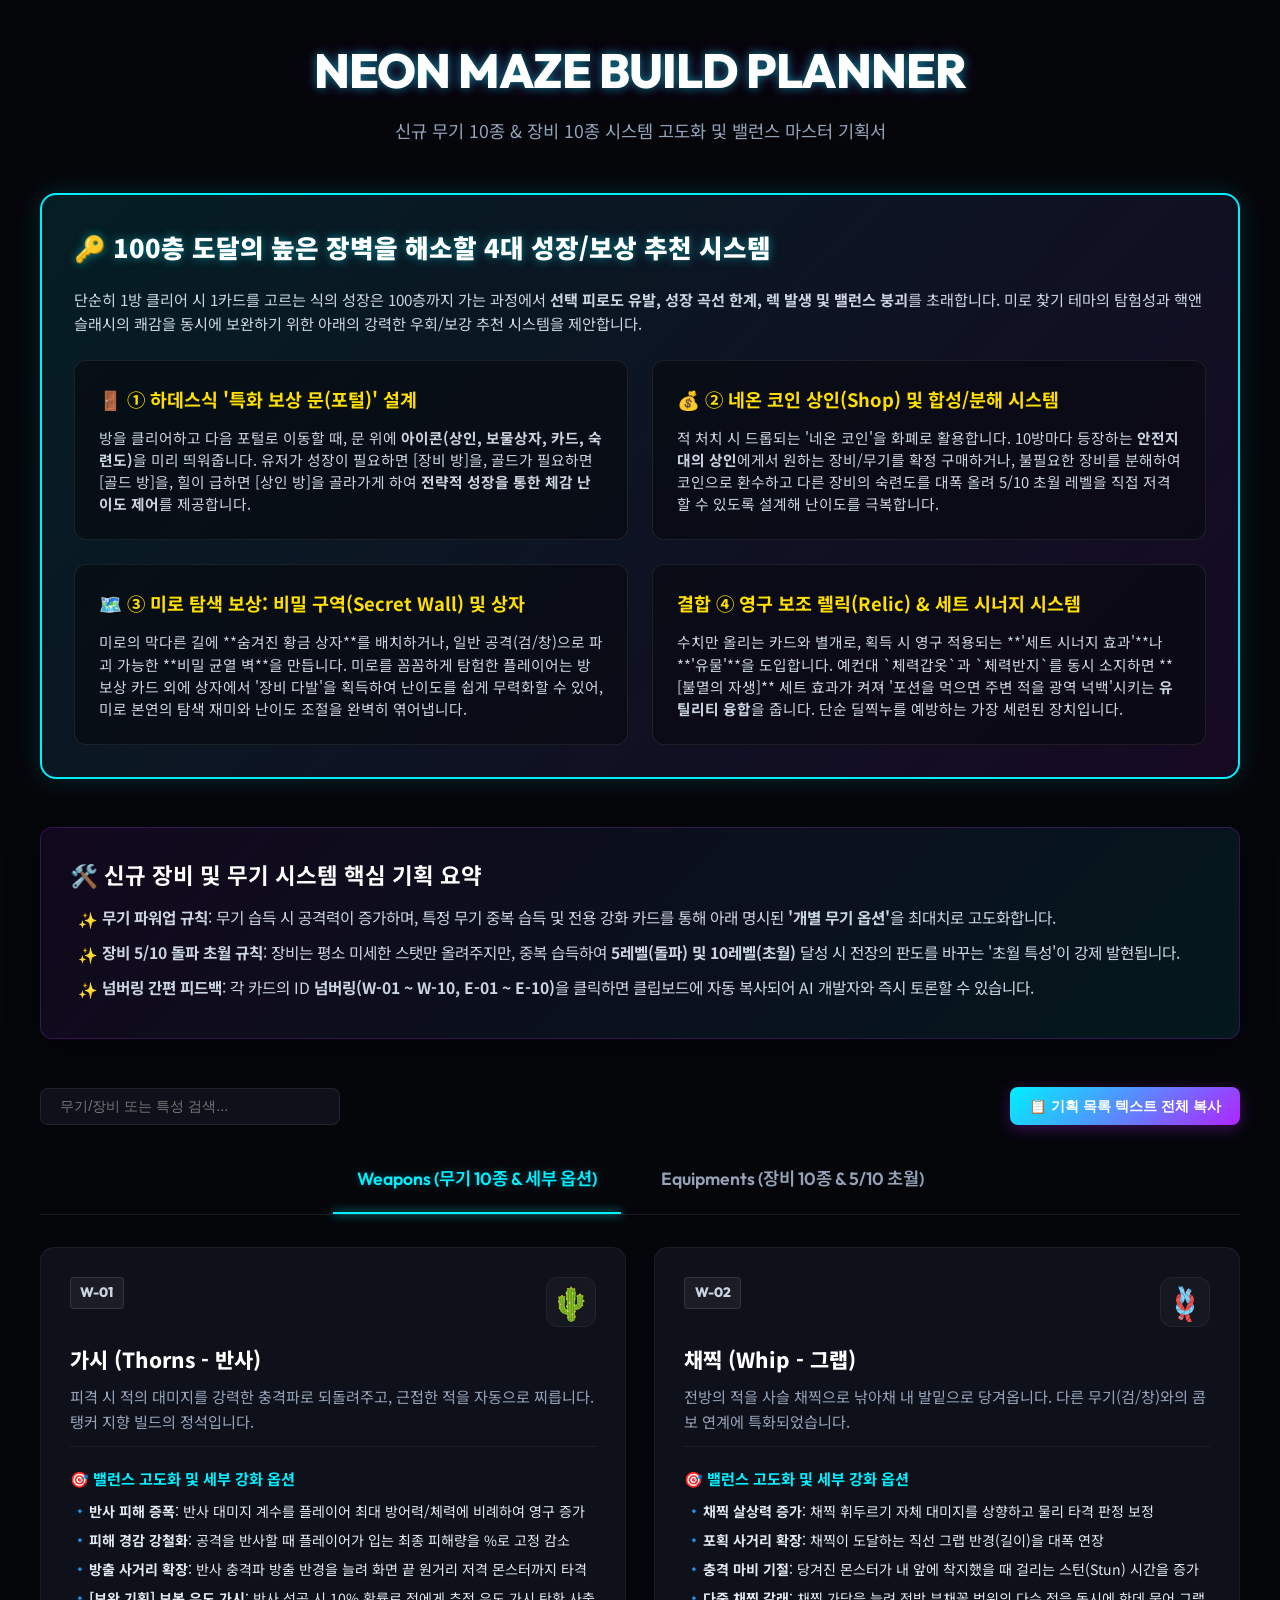
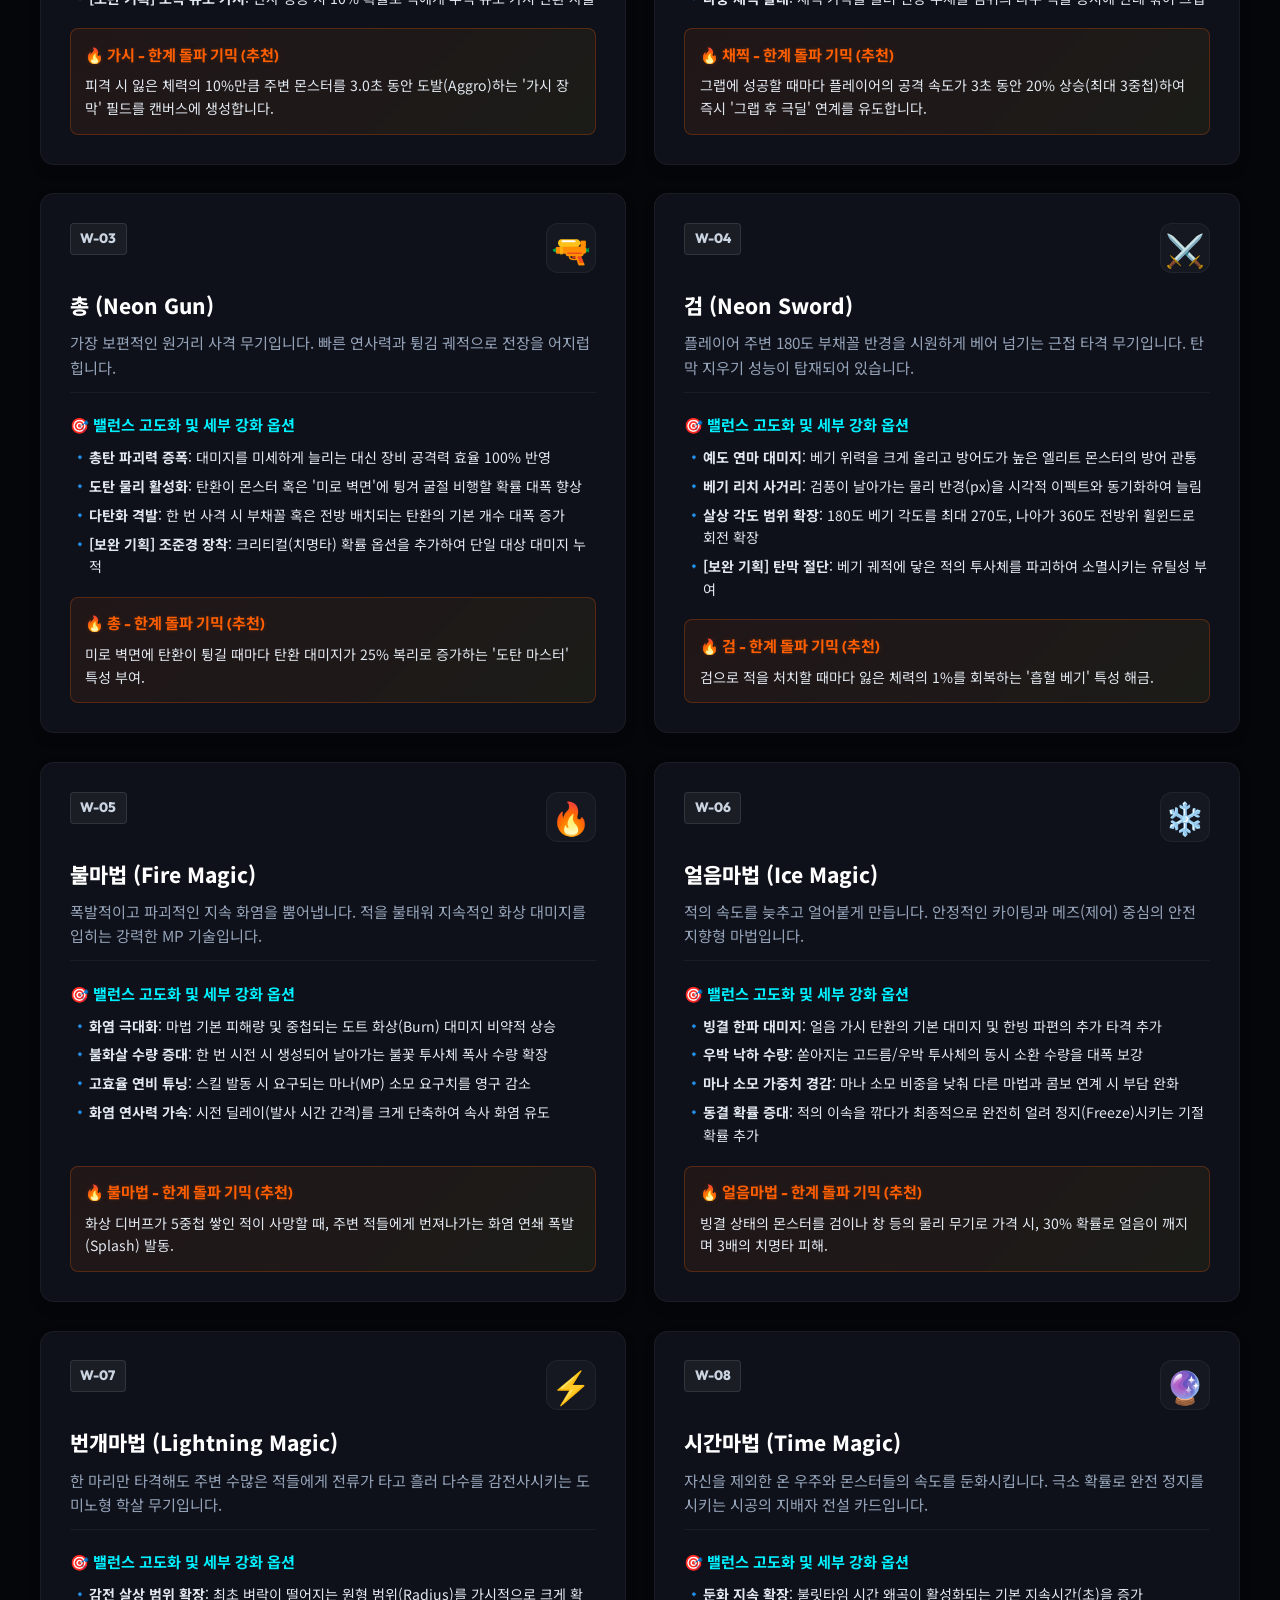
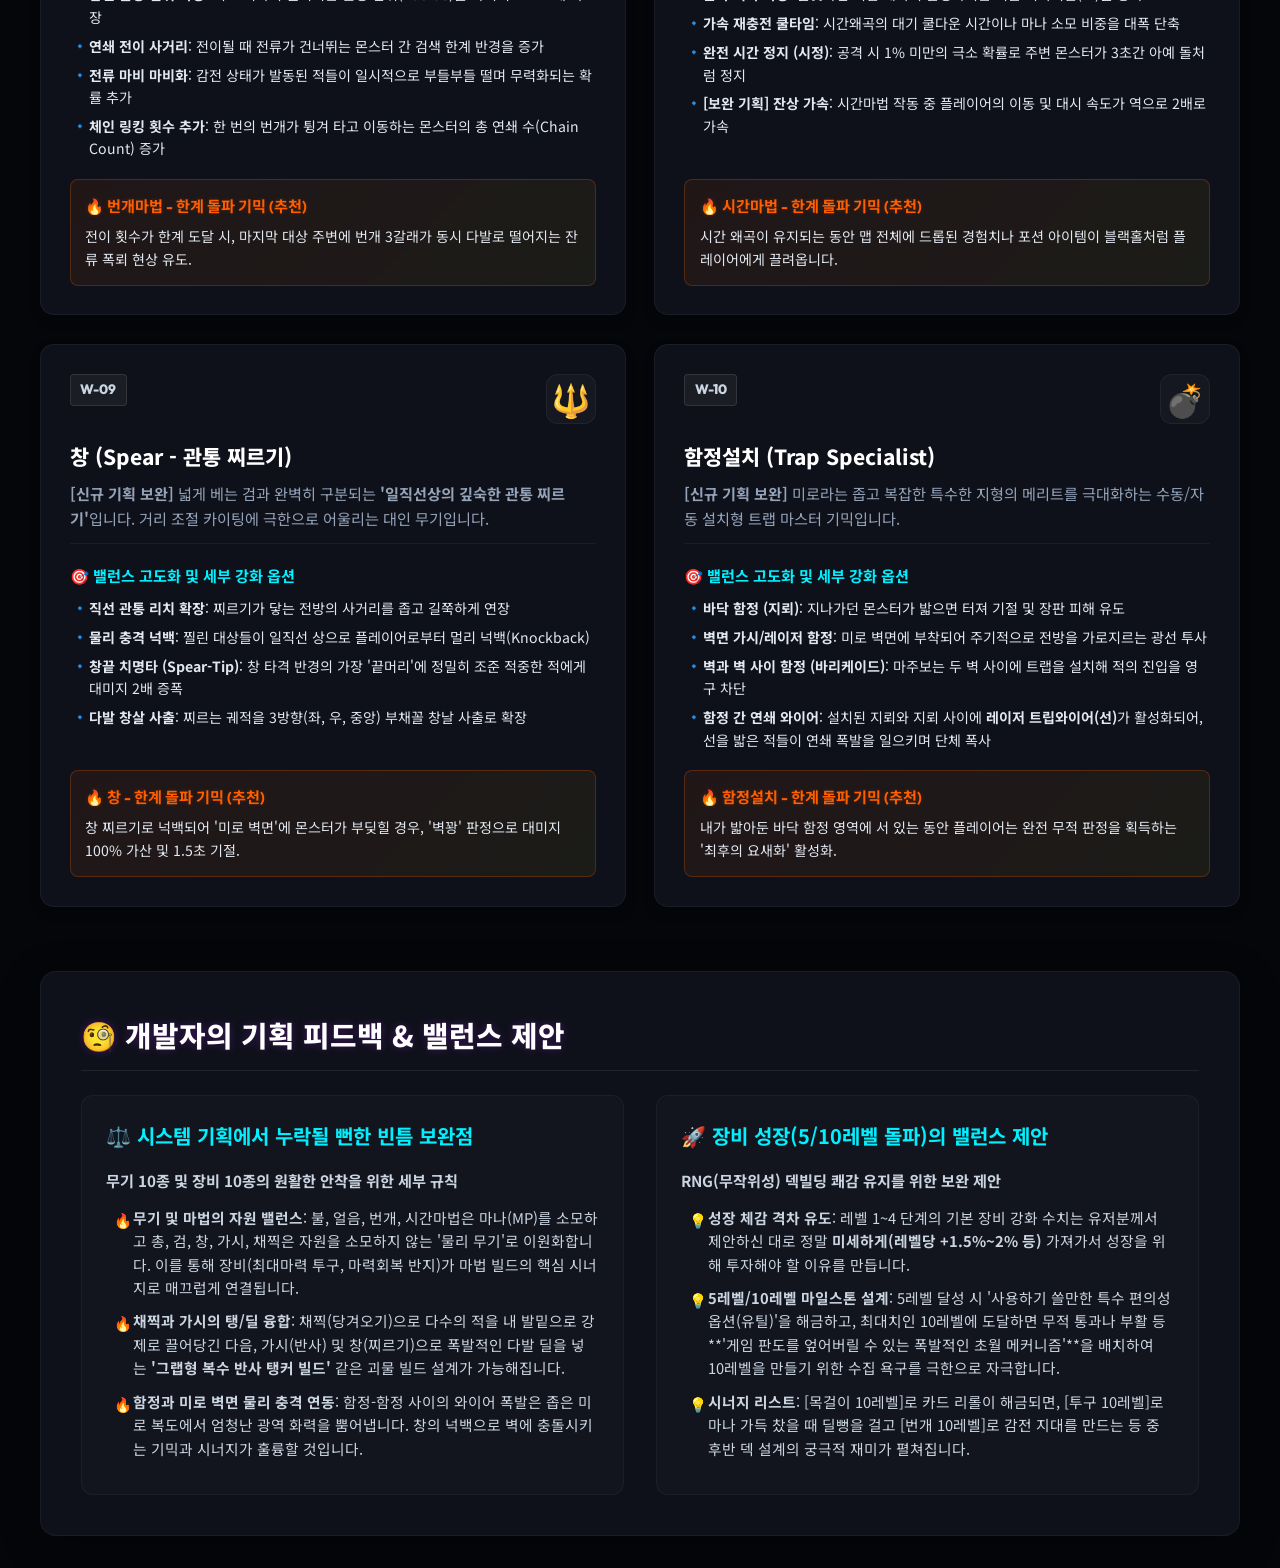
<file: cards_list.html>
<!DOCTYPE html>
<html lang="ko">
<head>
    <meta charset="UTF-8">
    <meta name="viewport" content="width=device-width, initial-scale=1.0">
    <title>네온 로그라이크 - 신규 무기/장비 기획 마스터 플래너</title>
    <!-- 구글 폰트 적용 (Outfit & Noto Sans KR) -->
    <link rel="preconnect" href="https://fonts.googleapis.com">
    <link rel="preconnect" href="https://fonts.gstatic.com" crossorigin>
    <link href="https://fonts.googleapis.com/css2?family=Noto+Sans+KR:wght@300;400;500;700;900&family=Outfit:wght@300;400;600;800&display=swap" rel="stylesheet">
    
    <style>
        :root {
            --bg-darker: #05060a;
            --bg-dark: #08090e;
            --bg-card: #0f111a;
            --border-neon: rgba(0, 240, 255, 0.15);
            --neon-blue: #00f0ff;
            --neon-purple: #b026ff;
            --neon-green: #39ff14;
            --neon-pink: #ff0055;
            --neon-yellow: #ffdf00;
            --neon-orange: #ff5e00;
            
            --rarity-common: #8e9297;
            --rarity-rare: #00f0ff;
            --rarity-epic: #b026ff;
            --rarity-legendary: #ffdf00;

            --font-main: 'Noto Sans KR', sans-serif;
            --font-title: 'Outfit', 'Noto Sans KR', sans-serif;
        }

        * {
            box-sizing: border-box;
            margin: 0;
            padding: 0;
        }

        body {
            background-color: var(--bg-darker);
            color: #e2e8f0;
            font-family: var(--font-main);
            line-height: 1.6;
            padding: 2rem 1rem;
            min-height: 100vh;
        }

        .container {
            max-width: 1200px;
            margin: 0 auto;
        }

        header {
            text-align: center;
            margin-bottom: 3rem;
            position: relative;
        }

        header h1 {
            font-family: var(--font-title);
            font-size: 3rem;
            font-weight: 800;
            letter-spacing: -1px;
            color: #fff;
            text-shadow: 0 0 10px rgba(0, 240, 255, 0.5), 0 0 20px rgba(176, 38, 255, 0.2);
            margin-bottom: 0.5rem;
        }

        header p {
            color: #94a3b8;
            font-size: 1.1rem;
        }

        /* 기획 길잡이 */
        .planning-intro {
            background: linear-gradient(135deg, rgba(176, 38, 255, 0.08) 0%, rgba(0, 240, 255, 0.08) 100%);
            border: 1px solid rgba(176, 38, 255, 0.25);
            border-radius: 12px;
            padding: 1.8rem;
            margin-bottom: 3rem;
            box-shadow: 0 8px 32px rgba(0, 0, 0, 0.4);
        }

        .planning-intro h2 {
            font-size: 1.4rem;
            color: #fff;
            margin-bottom: 0.8rem;
            display: flex;
            align-items: center;
            gap: 0.5rem;
        }

        .planning-intro ul {
            list-style: none;
            padding-left: 0.5rem;
        }

        .planning-intro li {
            margin-bottom: 0.6rem;
            position: relative;
            padding-left: 1.5rem;
            color: #cbd5e1;
            font-size: 0.98rem;
        }

        .planning-intro li::before {
            content: "✨";
            position: absolute;
            left: 0;
            top: 2px;
            color: var(--neon-blue);
        }

        /* 100층 난이도 완화 추천 기획 대시보드 */
        .level-100-solution {
            background: linear-gradient(135deg, rgba(0, 240, 255, 0.1) 0%, rgba(176, 38, 255, 0.1) 100%);
            border: 2px solid var(--neon-blue);
            border-radius: 16px;
            padding: 2rem;
            margin-bottom: 3rem;
            box-shadow: 0 0 25px rgba(0, 240, 255, 0.15);
        }

        .level-100-solution h2 {
            font-size: 1.6rem;
            font-weight: 900;
            color: #fff;
            margin-bottom: 1.2rem;
            display: flex;
            align-items: center;
            gap: 0.6rem;
            text-shadow: 0 0 10px rgba(0, 240, 255, 0.5);
        }

        .solution-grid {
            display: grid;
            grid-template-columns: 1fr;
            gap: 1.5rem;
            margin-top: 1.5rem;
        }

        @media (min-width: 768px) {
            .solution-grid {
                grid-template-columns: repeat(2, 1fr);
            }
        }

        .solution-card {
            background: rgba(8, 9, 14, 0.6);
            border: 1px solid rgba(255, 255, 255, 0.08);
            border-radius: 12px;
            padding: 1.5rem;
            transition: all 0.3s;
        }

        .solution-card:hover {
            border-color: var(--neon-purple);
            transform: translateY(-2px);
            box-shadow: 0 5px 15px rgba(176, 38, 255, 0.1);
        }

        .solution-card h3 {
            font-size: 1.15rem;
            color: var(--neon-yellow);
            margin-bottom: 0.8rem;
            display: flex;
            align-items: center;
            gap: 0.5rem;
        }

        .solution-card p {
            font-size: 0.92rem;
            color: #cbd5e1;
            line-height: 1.5;
        }

        /* 탭 내비게이션 */
        .tabs {
            display: flex;
            justify-content: center;
            gap: 1rem;
            margin-bottom: 2rem;
            border-bottom: 1px solid rgba(255, 255, 255, 0.08);
            padding-bottom: 1rem;
            flex-wrap: wrap;
        }

        .tab-btn {
            background: transparent;
            border: none;
            color: #94a3b8;
            font-family: var(--font-title);
            font-size: 1.1rem;
            font-weight: 600;
            padding: 0.5rem 1.5rem;
            cursor: pointer;
            transition: all 0.3s ease;
            position: relative;
            outline: none;
        }

        .tab-btn:hover {
            color: #fff;
        }

        .tab-btn.active {
            color: var(--neon-blue);
            text-shadow: 0 0 8px rgba(0, 240, 255, 0.3);
        }

        .tab-btn.active::after {
            content: "";
            position: absolute;
            bottom: -1rem;
            left: 0;
            width: 100%;
            height: 2px;
            background-color: var(--neon-blue);
            box-shadow: 0 0 10px var(--neon-blue);
        }

        /* 카드 그리드 */
        .card-grid {
            display: grid;
            grid-template-columns: 1fr;
            gap: 1.8rem;
        }

        @media (min-width: 768px) {
            .card-grid {
                grid-template-columns: repeat(2, 1fr);
            }
        }

        .tab-content {
            display: none;
        }

        .tab-content.active {
            display: block;
            animation: fadeIn 0.4s ease-in-out;
        }

        @keyframes fadeIn {
            from { opacity: 0; transform: translateY(10px); }
            to { opacity: 1; transform: translateY(0); }
        }

        /* 개별 카드 디자인 */
        .card-item {
            background-color: var(--bg-card);
            border: 1px solid rgba(255, 255, 255, 0.05);
            border-radius: 14px;
            padding: 1.8rem;
            position: relative;
            overflow: hidden;
            display: flex;
            flex-direction: column;
            justify-content: space-between;
            transition: all 0.3s cubic-bezier(0.25, 0.8, 0.25, 1);
            box-shadow: 0 6px 12px rgba(0, 0, 0, 0.2);
        }

        .card-item:hover {
            transform: translateY(-4px);
            border-color: var(--border-neon);
            box-shadow: 0 12px 24px rgba(0, 0, 0, 0.35), 0 0 20px rgba(0, 240, 255, 0.08);
        }

        .card-header {
            display: flex;
            justify-content: space-between;
            align-items: flex-start;
            margin-bottom: 1rem;
        }

        .card-id {
            font-family: var(--font-title);
            font-size: 0.85rem;
            font-weight: 800;
            background: rgba(255, 255, 255, 0.05);
            border: 1px solid rgba(255, 255, 255, 0.1);
            padding: 0.25rem 0.6rem;
            border-radius: 4px;
            color: #cbd5e1;
            cursor: pointer;
            transition: all 0.2s;
        }

        .card-id:hover {
            background: var(--neon-blue);
            color: var(--bg-darker);
            border-color: var(--neon-blue);
            box-shadow: 0 0 8px var(--neon-blue);
        }

        .card-icon-wrap {
            font-size: 2rem;
            background: rgba(255, 255, 255, 0.03);
            width: 50px;
            height: 50px;
            display: flex;
            align-items: center;
            justify-content: center;
            border-radius: 12px;
            border: 1px solid rgba(255, 255, 255, 0.05);
        }

        .card-title {
            font-size: 1.3rem;
            font-weight: 800;
            color: #fff;
            margin-bottom: 0.5rem;
            display: flex;
            align-items: center;
            gap: 0.5rem;
        }

        .card-description {
            font-size: 0.95rem;
            color: #94a3b8;
            margin-bottom: 1.2rem;
            border-bottom: 1px solid rgba(255, 255, 255, 0.05);
            padding-bottom: 0.8rem;
        }

        /* 세부 옵션 & 밸런스 튜닝 박스 */
        .option-section {
            margin-bottom: 1.2rem;
        }

        .option-section h4 {
            font-size: 0.95rem;
            color: var(--neon-blue);
            margin-bottom: 0.6rem;
            display: flex;
            align-items: center;
            gap: 0.4rem;
        }

        .option-list {
            list-style: none;
            padding-left: 0.2rem;
        }

        .option-list li {
            font-size: 0.88rem;
            color: #e2e8f0;
            margin-bottom: 0.4rem;
            padding-left: 1rem;
            position: relative;
        }

        .option-list li::before {
            content: "🔹";
            position: absolute;
            left: 0;
            font-size: 0.7rem;
            top: 2px;
        }

        /* 5레벨/10레벨 돌파 효과 박스 */
        .overload-box {
            background: linear-gradient(135deg, rgba(255, 94, 0, 0.08) 0%, rgba(255, 223, 0, 0.05) 100%);
            border: 1px solid rgba(255, 94, 0, 0.25);
            border-radius: 8px;
            padding: 0.9rem;
            font-size: 0.88rem;
            margin-top: auto;
        }

        .overload-box strong {
            color: var(--neon-orange);
            display: block;
            margin-bottom: 0.4rem;
            font-family: var(--font-title);
            font-size: 0.95rem;
            text-shadow: 0 0 5px rgba(255, 94, 0, 0.2);
        }

        .overload-box p {
            margin-bottom: 0.3rem;
            padding-left: 0.8rem;
            position: relative;
            color: #cbd5e1;
        }

        .overload-box p::before {
            content: "•";
            position: absolute;
            left: 0;
            color: var(--neon-yellow);
            font-weight: bold;
        }

        /* 알림 메시지 */
        .toast {
            position: fixed;
            bottom: 20px;
            right: 20px;
            background: var(--bg-card);
            border: 1px solid var(--neon-blue);
            color: #fff;
            padding: 0.8rem 1.5rem;
            border-radius: 8px;
            font-weight: 600;
            box-shadow: 0 10px 30px rgba(0, 0, 0, 0.5), 0 0 15px rgba(0, 240, 255, 0.2);
            z-index: 1000;
            opacity: 0;
            transform: translateY(20px);
            transition: all 0.3s ease;
            pointer-events: none;
        }

        .toast.show {
            opacity: 1;
            transform: translateY(0);
        }

        /* 퀵 서치 및 필터 */
        .search-container {
            display: flex;
            justify-content: space-between;
            align-items: center;
            margin-bottom: 2rem;
            gap: 1rem;
            flex-wrap: wrap;
        }

        .search-input {
            background: var(--bg-card);
            border: 1px solid rgba(255, 255, 255, 0.08);
            color: #fff;
            padding: 0.6rem 1.2rem;
            border-radius: 8px;
            width: 100%;
            max-width: 300px;
            font-size: 0.9rem;
            outline: none;
            transition: all 0.3s;
        }

        .search-input:focus {
            border-color: var(--neon-blue);
            box-shadow: 0 0 10px rgba(0, 240, 255, 0.2);
        }

        .copy-list-btn {
            background: linear-gradient(135deg, var(--neon-blue), var(--neon-purple));
            border: none;
            color: #fff;
            padding: 0.6rem 1.2rem;
            border-radius: 8px;
            font-weight: 700;
            font-size: 0.9rem;
            cursor: pointer;
            transition: all 0.3s;
            box-shadow: 0 4px 15px rgba(176, 38, 255, 0.3);
        }

        .copy-list-btn:hover {
            transform: translateY(-2px);
            box-shadow: 0 6px 20px rgba(176, 38, 255, 0.5), 0 0 10px rgba(0, 240, 255, 0.3);
        }

        /* 기획 종합 토론 및 밸런스 제안 */
        .summary-discussion {
            margin-top: 4rem;
            background: var(--bg-card);
            border: 1px solid rgba(255, 255, 255, 0.05);
            border-radius: 16px;
            padding: 2.5rem;
            box-shadow: 0 10px 40px rgba(0, 0, 0, 0.3);
        }

        .summary-discussion h2 {
            font-size: 1.8rem;
            font-weight: 800;
            color: #fff;
            margin-bottom: 1.5rem;
            text-shadow: 0 0 8px rgba(176, 38, 255, 0.3);
            border-bottom: 1px solid rgba(255, 255, 255, 0.08);
            padding-bottom: 0.8rem;
        }

        .discussion-grid {
            display: grid;
            grid-template-columns: 1fr;
            gap: 2rem;
        }

        @media (min-width: 768px) {
            .discussion-grid {
                grid-template-columns: repeat(2, 1fr);
            }
        }

        .disc-card {
            background: rgba(255, 255, 255, 0.02);
            border: 1px solid rgba(255, 255, 255, 0.04);
            border-radius: 12px;
            padding: 1.5rem;
        }

        .disc-card h3 {
            font-size: 1.25rem;
            color: var(--neon-blue);
            margin-bottom: 1rem;
            display: flex;
            align-items: center;
            gap: 0.5rem;
        }

        .disc-card p {
            font-size: 0.95rem;
            color: #cbd5e1;
            margin-bottom: 0.8rem;
        }

        .disc-card ul {
            list-style: none;
            padding-left: 0.5rem;
        }

        .disc-card li {
            margin-bottom: 0.6rem;
            position: relative;
            padding-left: 1.2rem;
            font-size: 0.92rem;
            color: #cbd5e1;
        }

        .disc-card li::before {
            content: "🔥";
            position: absolute;
            left: 0;
            font-size: 0.9rem;
            top: 2px;
        }

        .disc-card.light li::before {
            content: "💡";
        }
    </style>
</head>
<body>

<div class="container">
    <header>
        <h1>NEON MAZE BUILD PLANNER</h1>
        <p>신규 무기 10종 & 장비 10종 시스템 고도화 및 밸런스 마스터 기획서</p>
    </header>

    <!-- 100층 도달을 위한 난이도 보정 대안 제안서 -->
    <div class="level-100-solution">
        <h2>🔑 100층 도달의 높은 장벽을 해소할 4대 성장/보상 추천 시스템</h2>
        <p style="color: #cbd5e1; font-size: 0.95rem; margin-bottom: 1.5rem;">
            단순히 1방 클리어 시 1카드를 고르는 식의 성장은 100층까지 가는 과정에서 <strong>선택 피로도 유발, 성장 곡선 한계, 렉 발생 및 밸런스 붕괴</strong>를 초래합니다. 
            미로 찾기 테마의 탐험성과 핵앤슬래시의 쾌감을 동시에 보완하기 위한 아래의 강력한 우회/보강 추천 시스템을 제안합니다.
        </p>
        
        <div class="solution-grid">
            <!-- 1. 특화 문/방 시스템 -->
            <div class="solution-card">
                <h3>🚪 ① 하데스식 '특화 보상 문(포털)' 설계</h3>
                <p>
                    방을 클리어하고 다음 포털로 이동할 때, 문 위에 <strong>아이콘(상인, 보물상자, 카드, 숙련도)</strong>을 미리 띄워줍니다. 
                    유저가 성장이 필요하면 [장비 방]을, 골드가 필요하면 [골드 방]을, 힐이 급하면 [상인 방]을 골라가게 하여 <strong>전략적 성장을 통한 체감 난이도 제어</strong>를 제공합니다.
                </p>
            </div>

            <!-- 2. 상인 및 골드 시스템 -->
            <div class="solution-card">
                <h3>💰 ② 네온 코인 상인(Shop) 및 합성/분해 시스템</h3>
                <p>
                    적 처치 시 드롭되는 '네온 코인'을 화폐로 활용합니다. 
                    10방마다 등장하는 <strong>안전지대의 상인</strong>에게서 원하는 장비/무기를 확정 구매하거나, 불필요한 장비를 분해하여 코인으로 환수하고 다른 장비의 숙련도를 대폭 올려 5/10 초월 레벨을 직접 저격할 수 있도록 설계해 난이도를 극복합니다.
                </p>
            </div>

            <!-- 3. 미로의 탐험 요소 (비밀 방) -->
            <div class="solution-card">
                <h3>🗺️ ③ 미로 탐색 보상: 비밀 구역(Secret Wall) 및 상자</h3>
                <p>
                    미로의 막다른 길에 **숨겨진 황금 상자**를 배치하거나, 일반 공격(검/창)으로 파괴 가능한 **비밀 균열 벽**을 만듭니다. 
                    미로를 꼼꼼하게 탐험한 플레이어는 방 보상 카드 외에 상자에서 '장비 다발'을 획득하여 난이도를 쉽게 무력화할 수 있어, 미로 본연의 탐색 재미와 난이도 조절을 완벽히 엮어냅니다.
                </p>
            </div>

            <!-- 4. 영구 렐릭 및 세트 시너지 -->
            <div class="solution-card">
                <h3>결합 ④ 영구 보조 렐릭(Relic) & 세트 시너지 시스템</h3>
                <p>
                    수치만 올리는 카드와 별개로, 획득 시 영구 적용되는 **'세트 시너지 효과'**나 **'유물'**을 도입합니다. 
                    예컨대 `체력갑옷`과 `체력반지`를 동시 소지하면 **[불멸의 자생]** 세트 효과가 켜져 '포션을 먹으면 주변 적을 광역 넉백'시키는 <strong>유틸리티 융합</strong>을 줍니다. 단순 딜찍누를 예방하는 가장 세련된 장치입니다.
                </p>
            </div>
        </div>
    </div>

    <!-- 기획 길잡이 -->
    <div class="planning-intro">
        <h2>🛠️ 신규 장비 및 무기 시스템 핵심 기획 요약</h2>
        <ul>
            <li><strong>무기 파워업 규칙</strong>: 무기 습득 시 공격력이 증가하며, 특정 무기 중복 습득 및 전용 강화 카드를 통해 아래 명시된 <strong>'개별 무기 옵션'</strong>을 최대치로 고도화합니다.</li>
            <li><strong>장비 5/10 돌파 초월 규칙</strong>: 장비는 평소 미세한 스탯만 올려주지만, 중복 습득하여 <strong>5레벨(돌파) 및 10레벨(초월)</strong> 달성 시 전장의 판도를 바꾸는 '초월 특성'이 강제 발현됩니다.</li>
            <li><strong>넘버링 간편 피드백</strong>: 각 카드의 ID <strong>넘버링(W-01 ~ W-10, E-01 ~ E-10)</strong>을 클릭하면 클립보드에 자동 복사되어 AI 개발자와 즉시 토론할 수 있습니다.</li>
        </ul>
    </div>

    <!-- 필터 및 검색 바 -->
    <div class="search-container">
        <input type="text" class="search-input" id="searchInput" placeholder="무기/장비 또는 특성 검색..." onkeyup="filterCards()">
        <button class="copy-list-btn" onclick="copyPlannerText()">📋 기획 목록 텍스트 전체 복사</button>
    </div>

    <!-- 탭 내비게이션 -->
    <div class="tabs">
        <button class="tab-btn active" onclick="switchTab(event, 'tab-weapons')">Weapons (무기 10종 & 세부 옵션)</button>
        <button class="tab-btn" onclick="switchTab(event, 'tab-equipments')">Equipments (장비 10종 & 5/10 초월)</button>
    </div>

    <!-- 1. 무기 10종 탭 -->
    <div id="tab-weapons" class="tab-content active">
        <div class="card-grid" id="weaponsGrid">
            
            <!-- W-01: 가시 (반사데미지) -->
            <div class="card-item" data-title="가시 반사데미지" data-desc="반사 데미지 증가, 데미지 감소, 반사거리 증가">
                <div>
                    <div class="card-header">
                        <span class="card-id" onclick="copyId('W-01')" title="클릭하여 복사">W-01</span>
                        <div class="card-icon-wrap" style="color: var(--neon-pink);">🌵</div>
                    </div>
                    <div class="card-title">가시 (Thorns - 반사)</div>
                    <div class="card-description">피격 시 적의 대미지를 강력한 충격파로 되돌려주고, 근접한 적을 자동으로 찌릅니다. 탱커 지향 빌드의 정석입니다.</div>
                    
                    <div class="option-section">
                        <h4>🎯 밸런스 고도화 및 세부 강화 옵션</h4>
                        <ul class="option-list">
                            <li><strong>반사 피해 증폭</strong>: 반사 대미지 계수를 플레이어 최대 방어력/체력에 비례하여 영구 증가</li>
                            <li><strong>피해 경감 강철화</strong>: 공격을 반사할 때 플레이어가 입는 최종 피해량을 %로 고정 감소</li>
                            <li><strong>방출 사거리 확장</strong>: 반사 충격파 방출 반경을 늘려 화면 끝 원거리 저격 몬스터까지 타격</li>
                            <li><strong>[보완 기획] 보복 유도 가시</strong>: 반사 성공 시 10% 확률로 적에게 추적 유도 가시 탄환 사출</li>
                        </ul>
                    </div>
                </div>
                <div class="overload-box">
                    <strong>🔥 가시 - 한계 돌파 기믹 (추천)</strong>
                    피격 시 잃은 체력의 10%만큼 주변 몬스터를 3.0초 동안 도발(Aggro)하는 '가시 장막' 필드를 캔버스에 생성합니다.
                </div>
            </div>

            <!-- W-02: 채찍 (당겨오기) -->
            <div class="card-item" data-title="채찍 당겨오기" data-desc="채찍 데미지 증가, 당겨오는 거리, 적 스턴 시간, 채찍 숫자">
                <div>
                    <div class="card-header">
                        <span class="card-id" onclick="copyId('W-02')" title="클릭하여 복사">W-02</span>
                        <div class="card-icon-wrap" style="color: var(--neon-green);">🪢</div>
                    </div>
                    <div class="card-title">채찍 (Whip - 그랩)</div>
                    <div class="card-description">전방의 적을 사슬 채찍으로 낚아채 내 발밑으로 당겨옵니다. 다른 무기(검/창)와의 콤보 연계에 특화되었습니다.</div>
                    
                    <div class="option-section">
                        <h4>🎯 밸런스 고도화 및 세부 강화 옵션</h4>
                        <ul class="option-list">
                            <li><strong>채찍 살상력 증가</strong>: 채찍 휘두르기 자체 대미지를 상향하고 물리 타격 판정 보정</li>
                            <li><strong>포획 사거리 확장</strong>: 채찍이 도달하는 직선 그랩 반경(길이)을 대폭 연장</li>
                            <li><strong>충격 마비 기절</strong>: 당겨진 몬스터가 내 앞에 착지했을 때 걸리는 스턴(Stun) 시간을 증가</li>
                            <li><strong>다중 채찍 갈래</strong>: 채찍 가닥을 늘려 전방 부채꼴 범위의 다수 적을 동시에 한데 묶어 그랩</li>
                        </ul>
                    </div>
                </div>
                <div class="overload-box">
                    <strong>🔥 채찍 - 한계 돌파 기믹 (추천)</strong>
                    그랩에 성공할 때마다 플레이어의 공격 속도가 3초 동안 20% 상승(최대 3중첩)하여 즉시 '그랩 후 극딜' 연계를 유도합니다.
                </div>
            </div>

            <!-- W-03: 총 -->
            <div class="card-item" data-title="총" data-desc="데미지 증가, 팅기는 확율, 탄환의 갯수">
                <div>
                    <div class="card-header">
                        <span class="card-id" onclick="copyId('W-03')" title="클릭하여 복사">W-03</span>
                        <div class="card-icon-wrap" style="color: var(--neon-blue);">🔫</div>
                    </div>
                    <div class="card-title">총 (Neon Gun)</div>
                    <div class="card-description">가장 보편적인 원거리 사격 무기입니다. 빠른 연사력과 튕김 궤적으로 전장을 어지럽힙니다.</div>
                    
                    <div class="option-section">
                        <h4>🎯 밸런스 고도화 및 세부 강화 옵션</h4>
                        <ul class="option-list">
                            <li><strong>총탄 파괴력 증폭</strong>: 대미지를 미세하게 늘리는 대신 장비 공격력 효율 100% 반영</li>
                            <li><strong>도탄 물리 활성화</strong>: 탄환이 몬스터 혹은 '미로 벽면'에 튕겨 굴절 비행할 확률 대폭 향상</li>
                            <li><strong>다탄화 격발</strong>: 한 번 사격 시 부채꼴 혹은 전방 배치되는 탄환의 기본 개수 대폭 증가</li>
                            <li><strong>[보완 기획] 조준경 장착</strong>: 크리티컬(치명타) 확률 옵션을 추가하여 단일 대상 대미지 누적</li>
                        </ul>
                    </div>
                </div>
                <div class="overload-box">
                    <strong>🔥 총 - 한계 돌파 기믹 (추천)</strong>
                    미로 벽면에 탄환이 튕길 때마다 탄환 대미지가 25% 복리로 증가하는 '도탄 마스터' 특성 부여.
                </div>
            </div>

            <!-- W-04: 검 -->
            <div class="card-item" data-title="검" data-desc="검 데미지 증가, 검 사정거리, 검 범위">
                <div>
                    <div class="card-header">
                        <span class="card-id" onclick="copyId('W-04')" title="클릭하여 복사">W-04</span>
                        <div class="card-icon-wrap" style="color: var(--neon-purple);">⚔️</div>
                    </div>
                    <div class="card-title">검 (Neon Sword)</div>
                    <div class="card-description">플레이어 주변 180도 부채꼴 반경을 시원하게 베어 넘기는 근접 타격 무기입니다. 탄막 지우기 성능이 탑재되어 있습니다.</div>
                    
                    <div class="option-section">
                        <h4>🎯 밸런스 고도화 및 세부 강화 옵션</h4>
                        <ul class="option-list">
                            <li><strong>예도 연마 대미지</strong>: 베기 위력을 크게 올리고 방어도가 높은 엘리트 몬스터의 방어 관통</li>
                            <li><strong>베기 리치 사거리</strong>: 검풍이 날아가는 물리 반경(px)을 시각적 이펙트와 동기화하여 늘림</li>
                            <li><strong>살상 각도 범위 확장</strong>: 180도 베기 각도를 최대 270도, 나아가 360도 전방위 휠윈드로 회전 확장</li>
                            <li><strong>[보완 기획] 탄막 절단</strong>: 베기 궤적에 닿은 적의 투사체를 파괴하여 소멸시키는 유틸성 부여</li>
                        </ul>
                    </div>
                </div>
                <div class="overload-box">
                    <strong>🔥 검 - 한계 돌파 기믹 (추천)</strong>
                    검으로 적을 처치할 때마다 잃은 체력의 1%를 회복하는 '흡혈 베기' 특성 해금.
                </div>
            </div>

            <!-- W-05: 불마법 -->
            <div class="card-item" data-title="불마법" data-desc="마법 데미지, 수량증가, 소모 마나량 감소, 발사시간 감소, 불타는 확율">
                <div>
                    <div class="card-header">
                        <span class="card-id" onclick="copyId('W-05')" title="클릭하여 복사">W-05</span>
                        <div class="card-icon-wrap" style="color: var(--neon-orange);">🔥</div>
                    </div>
                    <div class="card-title">불마법 (Fire Magic)</div>
                    <div class="card-description">폭발적이고 파괴적인 지속 화염을 뿜어냅니다. 적을 불태워 지속적인 화상 대미지를 입히는 강력한 MP 기술입니다.</div>
                    
                    <div class="option-section">
                        <h4>🎯 밸런스 고도화 및 세부 강화 옵션</h4>
                        <ul class="option-list">
                            <li><strong>화염 극대화</strong>: 마법 기본 피해량 및 중첩되는 도트 화상(Burn) 대미지 비약적 상승</li>
                            <li><strong>불화살 수량 증대</strong>: 한 번 시전 시 생성되어 날아가는 불꽃 투사체 폭사 수량 확장</li>
                            <li><strong>고효율 연비 튜닝</strong>: 스킬 발동 시 요구되는 마나(MP) 소모 요구치를 영구 감소</li>
                            <li><strong>화염 연사력 가속</strong>: 시전 딜레이(발사 시간 간격)를 크게 단축하여 속사 화염 유도</li>
                        </ul>
                    </div>
                </div>
                <div class="overload-box">
                    <strong>🔥 불마법 - 한계 돌파 기믹 (추천)</strong>
                    화상 디버프가 5중첩 쌓인 적이 사망할 때, 주변 적들에게 번져나가는 화염 연쇄 폭발(Splash) 발동.
                </div>
            </div>

            <!-- W-06: 얼음마법 -->
            <div class="card-item" data-title="얼음마법" data-desc="마법 데미지, 수량증가, 소모 마나량 감소, 발사시간 감소, 얼어버리는 확율">
                <div>
                    <div class="card-header">
                        <span class="card-id" onclick="copyId('W-06')" title="클릭하여 복사">W-06</span>
                        <div class="card-icon-wrap" style="color: var(--neon-blue);">❄️</div>
                    </div>
                    <div class="card-title">얼음마법 (Ice Magic)</div>
                    <div class="card-description">적의 속도를 늦추고 얼어붙게 만듭니다. 안정적인 카이팅과 메즈(제어) 중심의 안전 지향형 마법입니다.</div>
                    
                    <div class="option-section">
                        <h4>🎯 밸런스 고도화 및 세부 강화 옵션</h4>
                        <ul class="option-list">
                            <li><strong>빙결 한파 대미지</strong>: 얼음 가시 탄환의 기본 대미지 및 한빙 파편의 추가 타격 추가</li>
                            <li><strong>우박 낙하 수량</strong>: 쏟아지는 고드름/우박 투사체의 동시 소환 수량을 대폭 보강</li>
                            <li><strong>마나 소모 가중치 경감</strong>: 마나 소모 비중을 낮춰 다른 마법과 콤보 연계 시 부담 완화</li>
                            <li><strong>동결 확률 증대</strong>: 적의 이속을 깎다가 최종적으로 완전히 얼려 정지(Freeze)시키는 기절 확률 추가</li>
                        </ul>
                    </div>
                </div>
                <div class="overload-box">
                    <strong>🔥 얼음마법 - 한계 돌파 기믹 (추천)</strong>
                    빙결 상태의 몬스터를 검이나 창 등의 물리 무기로 가격 시, 30% 확률로 얼음이 깨지며 3배의 치명타 피해.
                </div>
            </div>

            <!-- W-07: 번개마법 -->
            <div class="card-item" data-title="번개마법" data-desc="감전 범위, 번개 전이 범위, 마비 확율, 전이 횟수">
                <div>
                    <div class="card-header">
                        <span class="card-id" onclick="copyId('W-07')" title="클릭하여 복사">W-07</span>
                        <div class="card-icon-wrap" style="color: var(--neon-yellow);">⚡</div>
                    </div>
                    <div class="card-title">번개마법 (Lightning Magic)</div>
                    <div class="card-description">한 마리만 타격해도 주변 수많은 적들에게 전류가 타고 흘러 다수를 감전사시키는 도미노형 학살 무기입니다.</div>
                    
                    <div class="option-section">
                        <h4>🎯 밸런스 고도화 및 세부 강화 옵션</h4>
                        <ul class="option-list">
                            <li><strong>감전 살상 범위 확장</strong>: 최초 벼락이 떨어지는 원형 범위(Radius)를 가시적으로 크게 확장</li>
                            <li><strong>연쇄 전이 사거리</strong>: 전이될 때 전류가 건너뛰는 몬스터 간 검색 한계 반경을 증가</li>
                            <li><strong>전류 마비 마비화</strong>: 감전 상태가 발동된 적들이 일시적으로 부들부들 떨며 무력화되는 확률 추가</li>
                            <li><strong>체인 링킹 횟수 추가</strong>: 한 번의 번개가 튕겨 타고 이동하는 몬스터의 총 연쇄 수(Chain Count) 증가</li>
                        </ul>
                    </div>
                </div>
                <div class="overload-box">
                    <strong>🔥 번개마법 - 한계 돌파 기믹 (추천)</strong>
                    전이 횟수가 한계 도달 시, 마지막 대상 주변에 번개 3갈래가 동시 다발로 떨어지는 잔류 폭뢰 현상 유도.
                </div>
            </div>

            <!-- W-08: 시간마법 -->
            <div class="card-item" data-title="시간마법" data-desc="느려지는 시간, 쿨타임 감소, 완전히 시간 멈출 확율">
                <div>
                    <div class="card-header">
                        <span class="card-id" onclick="copyId('W-08')" title="클릭하여 복사">W-08</span>
                        <div class="card-icon-wrap" style="color: var(--neon-purple);">🔮</div>
                    </div>
                    <div class="card-title">시간마법 (Time Magic)</div>
                    <div class="card-description">자신을 제외한 온 우주와 몬스터들의 속도를 둔화시킵니다. 극소 확률로 완전 정지를 시키는 시공의 지배자 전설 카드입니다.</div>
                    
                    <div class="option-section">
                        <h4>🎯 밸런스 고도화 및 세부 강화 옵션</h4>
                        <ul class="option-list">
                            <li><strong>둔화 지속 확장</strong>: 불릿타임 시간 왜곡이 활성화되는 기본 지속시간(초)을 증가</li>
                            <li><strong>가속 재충전 쿨타임</strong>: 시간왜곡의 대기 쿨다운 시간이나 마나 소모 비중을 대폭 단축</li>
                            <li><strong>완전 시간 정지 (시정)</strong>: 공격 시 1% 미만의 극소 확률로 주변 몬스터가 3초간 아예 돌처럼 정지</li>
                            <li><strong>[보완 기획] 잔상 가속</strong>: 시간마법 작동 중 플레이어의 이동 및 대시 속도가 역으로 2배로 가속</li>
                        </ul>
                    </div>
                </div>
                <div class="overload-box">
                    <strong>🔥 시간마법 - 한계 돌파 기믹 (추천)</strong>
                    시간 왜곡이 유지되는 동안 맵 전체에 드롭된 경험치나 포션 아이템이 블랙홀처럼 플레이어에게 끌려옵니다.
                </div>
            </div>

            <!-- W-09: 창 (Spear) -->
            <div class="card-item" data-title="창" data-desc="검과 비슷하지만 직선 찌르기 관통 관통력">
                <div>
                    <div class="card-header">
                        <span class="card-id" onclick="copyId('W-09')" title="클릭하여 복사">W-09</span>
                        <div class="card-icon-wrap" style="color: var(--neon-blue);">🔱</div>
                    </div>
                    <div class="card-title">창 (Spear - 관통 찌르기)</div>
                    <div class="card-description"><strong>[신규 기획 보완]</strong> 넓게 베는 검과 완벽히 구분되는 <strong>'일직선상의 깊숙한 관통 찌르기'</strong>입니다. 거리 조절 카이팅에 극한으로 어울리는 대인 무기입니다.</div>
                    
                    <div class="option-section">
                        <h4>🎯 밸런스 고도화 및 세부 강화 옵션</h4>
                        <ul class="option-list">
                            <li><strong>직선 관통 리치 확장</strong>: 찌르기가 닿는 전방의 사거리를 좁고 길쭉하게 연장</li>
                            <li><strong>물리 충격 넉백</strong>: 찔린 대상들이 일직선 상으로 플레이어로부터 멀리 넉백(Knockback)</li>
                            <li><strong>창끝 치명타 (Spear-Tip)</strong>: 창 타격 반경의 가장 '끝머리'에 정밀히 조준 적중한 적에게 대미지 2배 증폭</li>
                            <li><strong>다발 창살 사출</strong>: 찌르는 궤적을 3방향(좌, 우, 중앙) 부채꼴 창날 사출로 확장</li>
                        </ul>
                    </div>
                </div>
                <div class="overload-box">
                    <strong>🔥 창 - 한계 돌파 기믹 (추천)</strong>
                    창 찌르기로 넉백되어 '미로 벽면'에 몬스터가 부딪힐 경우, '벽꽝' 판정으로 대미지 100% 가산 및 1.5초 기절.
                </div>
            </div>

            <!-- W-10: 함정설치 -->
            <div class="card-item" data-title="함정설치" data-desc="바닥에 설치하는 함정, 벽에 설치하는 함정, 벽과 벽 사이, 함정과 함정 사이">
                <div>
                    <div class="card-header">
                        <span class="card-id" onclick="copyId('W-10')" title="클릭하여 복사">W-10</span>
                        <div class="card-icon-wrap" style="color: var(--neon-pink);">💣</div>
                    </div>
                    <div class="card-title">함정설치 (Trap Specialist)</div>
                    <div class="card-description"><strong>[신규 기획 보완]</strong> 미로라는 좁고 복잡한 특수한 지형의 메리트를 극대화하는 수동/자동 설치형 트랩 마스터 기믹입니다.</div>
                    
                    <div class="option-section">
                        <h4>🎯 밸런스 고도화 및 세부 강화 옵션</h4>
                        <ul class="option-list">
                            <li><strong>바닥 함정 (지뢰)</strong>: 지나가던 몬스터가 밟으면 터져 기절 및 장판 피해 유도</li>
                            <li><strong>벽면 가시/레이저 함정</strong>: 미로 벽면에 부착되어 주기적으로 전방을 가로지르는 광선 투사</li>
                            <li><strong>벽과 벽 사이 함정 (바리케이드)</strong>: 마주보는 두 벽 사이에 트랩을 설치해 적의 진입을 영구 차단</li>
                            <li><strong>함정 간 연쇄 와이어</strong>: 설치된 지뢰와 지뢰 사이에 <strong>레이저 트립와이어(선)</strong>가 활성화되어, 선을 밟은 적들이 연쇄 폭발을 일으키며 단체 폭사</li>
                        </ul>
                    </div>
                </div>
                <div class="overload-box">
                    <strong>🔥 함정설치 - 한계 돌파 기믹 (추천)</strong>
                    내가 밟아둔 바닥 함정 영역에 서 있는 동안 플레이어는 완전 무적 판정을 획득하는 '최후의 요새화' 활성화.
                </div>
            </div>

        </div>
    </div>

    <!-- 2. 장비 10종 탭 -->
    <div id="tab-equipments" class="tab-content">
        <div class="card-grid" id="equipmentsGrid">
            
            <!-- E-01: 최대체력갑옷 -->
            <div class="card-item" data-title="최대체력갑옷" data-desc="체력 갑옷 피격 데미지 감소 부활">
                <div>
                    <div class="card-header">
                        <span class="card-id" onclick="copyId('E-01')" title="클릭하여 복사">E-01</span>
                        <div class="card-icon-wrap" style="color: var(--neon-pink);">🛡️</div>
                    </div>
                    <div class="card-title">최대체력 갑옷 (Plate Armor)</div>
                    <div class="card-description">플레이어의 근본 체력을 보강해 주는 수호 갑옷입니다. 생존의 최전선을 받쳐줍니다.</div>
                    
                    <div class="option-section">
                        <h4>📈 기본 성장 수치 (1~4레벨, 6~9레벨)</h4>
                        <ul class="option-list">
                            <li>최대 체력(HP)을 레벨당 <strong>+4</strong>씩 안전하게 미세 강화합니다.</li>
                        </ul>
                    </div>
                </div>
                <div class="overload-box" style="border-color: var(--neon-pink);">
                    <strong>🔮 레벨별 초월 스테이터스 폭발 이펙트</strong>
                    <p><strong>5레벨 달성시 (강철 의지)</strong>: 현재 체력이 30% 미만으로 낙하할 경우, 들어오는 모든 피해량 20% 영구 감산 보호막 상시 제공</p>
                    <p><strong>10레벨 달성시 (수호신의 가호)</strong>: 체력이 0에 도달하여 사망에 직면했을 때, 1회 부활(최대 체력의 50% 회복 상태로 기사회생)</p>
                </div>
            </div>

            <!-- E-02: 최대스테미너신발 -->
            <div class="card-item" data-title="최대스테미너신발" data-desc="스태미너 대시 회피 무적">
                <div>
                    <div class="card-header">
                        <span class="card-id" onclick="copyId('E-02')" title="클릭하여 복사">E-02</span>
                        <div class="card-icon-wrap" style="color: var(--neon-green);">🥾</div>
                    </div>
                    <div class="card-title">최대스테미너 신발 (Stamina Boots)</div>
                    <div class="card-description">미로에서 카이팅을 원활하게 돕는 활력용 부츠입니다. 기동성에 힘을 잔뜩 보탭니다.</div>
                    
                    <div class="option-section">
                        <h4>📈 기본 성장 수치 (1~4레벨, 6~9레벨)</h4>
                        <ul class="option-list">
                            <li>최대 기력(Stamina) 게이지의 최대 한계를 레벨당 <strong>+4</strong>씩 확장합니다.</li>
                        </ul>
                    </div>
                </div>
                <div class="overload-box" style="border-color: var(--neon-green);">
                    <strong>🔮 레벨별 초월 스테이터스 폭발 이펙트</strong>
                    <p><strong>5레벨 달성시 (가벼운 깃털)</strong>: 대시(Shift) 중 적 공격에 타격받을 경우, 물리 자동 회피율(EVD)이 즉시 15% 가산 적용</p>
                    <p><strong>10레벨 달성시 (시공의 질주)</strong>: 대시 시전 시간 전체 프레임 중 0.25초 동안 완전 무적 및 몬스터/벽 통과 돌진 기동</p>
                </div>
            </div>

            <!-- E-03: 공격범위장갑 -->
            <div class="card-item" data-title="공격범위장갑" data-desc="공격 범위 투사체 크기 충격파">
                <div>
                    <div class="card-header">
                        <span class="card-id" onclick="copyId('E-03')" title="클릭하여 복사">E-03</span>
                        <div class="card-icon-wrap" style="color: var(--neon-blue);">🧤</div>
                    </div>
                    <div class="card-title">공격범위 장갑 (Reach Gloves)</div>
                    <div class="card-description">투사체의 크기와 근접 찌르기/베기의 반경을 확장시켜 안전거리 확보에 지대하게 기여합니다.</div>
                    
                    <div class="option-section">
                        <h4>📈 기본 성장 수치 (1~4레벨, 6~9레벨)</h4>
                        <ul class="option-list">
                            <li>모든 기본 공격의 물리 타격 범위 및 사거리를 레벨당 <strong>+8px</strong>씩 확장합니다.</li>
                        </ul>
                    </div>
                </div>
                <div class="overload-box" style="border-color: var(--neon-blue);">
                    <strong>🔮 레벨별 초월 스테이터스 폭발 이펙트</strong>
                    <p><strong>5레벨 달성시 (지배적 리치)</strong>: 원거리 총탄 투사체의 히트박스(물리 크기)가 20% 거대화되어 명중 편의성 극대화</p>
                    <p><strong>10레벨 달성시 (파동의 권능)</strong>: 모든 1차 타격 물리 무기(검/창) 공격 시 전방으로 벽을 통과하는 미니 충격파 사출</p>
                </div>
            </div>

            <!-- E-04: 최대마력투구 -->
            <div class="card-item" data-title="최대마력투구" data-desc="마력 마나 투구 마력 역류">
                <div>
                    <div class="card-header">
                        <span class="card-id" onclick="copyId('E-04')" title="클릭하여 복사">E-04</span>
                        <div class="card-icon-wrap" style="color: var(--neon-purple);">🪖</div>
                    </div>
                    <div class="card-title">최대마력 투구 (Mana Helm)</div>
                    <div class="card-description">마력(MP) 한계를 비약적으로 확보하여 마법 연사 빌드의 리스크를 말끔히 지웁니다.</div>
                    
                    <div class="option-section">
                        <h4>📈 기본 성장 수치 (1~4레벨, 6~9레벨)</h4>
                        <ul class="option-list">
                            <li>플레이어의 최대 마력(maxMp) 수치를 레벨당 <strong>+8</strong>씩 확장합니다.</li>
                        </ul>
                    </div>
                </div>
                <div class="overload-box" style="border-color: var(--neon-purple);">
                    <strong>🔮 레벨별 초월 스테이터스 폭발 이펙트</strong>
                    <p><strong>5레벨 달성시 (마력 역류)</strong>: 마법 발동 시 20% 확률로 요구 MP를 아예 소모하지 않고 공짜로 스킬 방출</p>
                    <p><strong>10레벨 달성시 (현자의 지혜)</strong>: 플레이어의 현재 마나가 100% 가득 차 있을 때, 모든 물리 기본 위력 대미지가 상시 25% 가산</p>
                </div>
            </div>

            <!-- E-05: 행운목걸이 -->
            <div class="card-item" data-title="행운목걸이" data-desc="행운 운 드롭 리롤">
                <div>
                    <div class="card-header">
                        <span class="card-id" onclick="copyId('E-05')" title="클릭하여 복사">E-05</span>
                        <div class="card-icon-wrap" style="color: var(--neon-yellow);">📿</div>
                    </div>
                    <div class="card-title">행운 목걸이 (Luck Amulet)</div>
                    <div class="card-description">고등급 카드를 유도하고 몬스터 사후 약탈물 보너스를 비약적으로 높여주는 성장형 부적입니다.</div>
                    
                    <div class="option-section">
                        <h4>📈 기본 성장 수치 (1~4레벨, 6~9레벨)</h4>
                        <ul class="option-list">
                            <li>플레이어의 행운(LUK) 계수를 레벨당 <strong>+0.05</strong>씩 축적(소프트 캡 무력화)</li>
                        </ul>
                    </div>
                </div>
                <div class="overload-box" style="border-color: var(--neon-yellow);">
                    <strong>🔮 레벨별 초월 스테이터스 폭발 이펙트</strong>
                    <p><strong>5레벨 달성시 (황금의 길)</strong>: 정예(Elite) 몬스터 처치 시 2배의 자원(체력 포션/점수)을 확정 드롭</p>
                    <p><strong>10레벨 달성시 (기적의 운명)</strong>: 카드 선택 화면에서 1회 리롤(Reroll) 기능 활성화 및 추첨 시 Rare 등급 최저 보증</p>
                </div>
            </div>

            <!-- E-06: 마력회복반지 -->
            <div class="card-item" data-title="마력회복반지" data-desc="마나 회복 마력 반지">
                <div>
                    <div class="card-header">
                        <span class="card-id" onclick="copyId('E-06')" title="클릭하여 복사">E-06</span>
                        <div class="card-icon-wrap" style="color: var(--neon-blue);">💍</div>
                    </div>
                    <div class="card-title">마력회복 반지 (Mana Ring)</div>
                    <div class="card-description">마법 스킬을 평타처럼 시전할 수 있게 돕는 실시간 초당 마력 수급 링입니다.</div>
                    
                    <div class="option-section">
                        <h4>📈 기본 성장 수치 (1~4레벨, 6~9레벨)</h4>
                        <ul class="option-list">
                            <li>초당 마력(MP) 자연 재생 비율 수치를 레벨당 <strong>+0.3/s</strong>씩 영구 보강합니다.</li>
                        </ul>
                    </div>
                </div>
                <div class="overload-box" style="border-color: var(--neon-blue);">
                    <strong>🔮 레벨별 초월 스테이터스 폭발 이펙트</strong>
                    <p><strong>5레벨 달성시 (순환의 고리)</strong>: 몬스터 처치(Kill) 성공 시마다 최대 마나의 3%에 달하는 MP 즉시 환급 수급</p>
                    <p><strong>10레벨 달성시 (무한의 서클)</strong>: 특수기(불릿타임 시간 정지 장막) 발동 시 소모되는 마나 유지량이 50% 절감</p>
                </div>
            </div>

            <!-- E-07: 체력회복반지 -->
            <div class="card-item" data-title="체력회복반지" data-desc="체력 회복 물약">
                <div>
                    <div class="card-header">
                        <span class="card-id" onclick="copyId('E-07')" title="클릭하여 복사">E-07</span>
                        <div class="card-icon-wrap" style="color: var(--neon-green);">💍</div>
                    </div>
                    <div class="card-title">체력회복 반지 (Health Ring)</div>
                    <div class="card-description">치유 수단이 제한적인 좁은 미로 속에서 산소호흡기 역할을 하는 자동 체력 재생 링입니다.</div>
                    
                    <div class="option-section">
                        <h4>📈 기본 성장 수치 (1~4레벨, 6~9레벨)</h4>
                        <ul class="option-list">
                            <li>초당 체력 자연 회복 비율(hpRegen)을 레벨당 <strong>+0.15/s</strong>씩 누적 보강합니다.</li>
                        </ul>
                    </div>
                </div>
                <div class="overload-box" style="border-color: var(--neon-green);">
                    <strong>🔮 레벨별 초월 스테이터스 폭발 이펙트</strong>
                    <p><strong>5레벨 달성시 (활력 폭발)</strong>: 전장에 스폰된 붉은 네온 힐링 포션(물약) 획득 시 최종 치유 효율 50% 강제 증가</p>
                    <p><strong>10레벨 달성시 (자가 수선)</strong>: 적 공격에 피격되지 않은 안전 상태 5초 유지될 때마다, 초당 HP 재생 속도 3배 가속</p>
                </div>
            </div>

            <!-- E-08: 이동속도반지 -->
            <div class="card-item" data-title="이동속도반지" data-desc="이동 속도 반지">
                <div>
                    <div class="card-header">
                        <span class="card-id" onclick="copyId('E-08')" title="클릭하여 복사">E-08</span>
                        <div class="card-icon-wrap" style="color: var(--neon-orange);">💍</div>
                    </div>
                    <div class="card-title">이동속도 반지 (Speed Ring)</div>
                    <div class="card-description">경쾌한 속도로 미로 골목길 구석구석을 누비고 카이팅을 원활하게 돕는 신속의 링입니다.</div>
                    
                    <div class="option-section">
                        <h4>📈 기본 성장 수치 (1~4레벨, 6~9레벨)</h4>
                        <ul class="option-list">
                            <li>기본 이동 속도 계수(ms)를 레벨당 <strong>+1.5%</strong>씩 곱연산 상승시킵니다.</li>
                        </ul>
                    </div>
                </div>
                <div class="overload-box" style="border-color: var(--neon-orange);">
                    <strong>🔮 레벨별 초월 스테이터스 폭발 이펙트</strong>
                    <p><strong>5레벨 달성시 (바람의 상처)</strong>: 멈추지 않고 계속 달려서 이동하는 상태를 2초 유지 시, 공격 위력 10% 증가 버프 획득</p>
                    <p><strong>10레벨 달성시 (초신성 기동)</strong>: 몬스터 충돌 크기 스쳐지나갈 정도 근접 회피 성공 시, 이동 속도 3초간 50% 폭발적 가속</p>
                </div>
            </div>

            <!-- E-09: 공격속도반지 -->
            <div class="card-item" data-title="공격속도반지" data-desc="공격 속도 반지 연사 속도">
                <div>
                    <div class="card-header">
                        <span class="card-id" onclick="copyId('E-09')" title="클릭하여 복사">E-09</span>
                        <div class="card-icon-wrap" style="color: var(--neon-yellow);">💍</div>
                    </div>
                    <div class="card-title">공격속도 반지 (Haste Ring)</div>
                    <div class="card-description">총탄의 연사력과 찌르기/베기 동작 프레임을 비약적으로 끌어당겨 DPS를 폭발적으로 올립니다.</div>
                    
                    <div class="option-section">
                        <h4>📈 기본 성장 수치 (1~4레벨, 6~9레벨)</h4>
                        <ul class="option-list">
                            <li>연사 공격 속도 주기(aspd)를 레벨당 <strong>+2%</strong>씩 가속 단축 적용합니다.</li>
                        </ul>
                    </div>
                </div>
                <div class="overload-box" style="border-color: var(--neon-yellow);">
                    <strong>🔮 레벨별 초월 스테이터스 폭발 이펙트</strong>
                    <p><strong>5레벨 달성시 (쾌속 시전)</strong>: 모든 채널링/시전 지연 준비 동작 애니메이션 프레임을 강제로 15% 일괄 단축</p>
                    <p><strong>10레벨 달성시 (무한 연사)</strong>: 마우스를 3초 동안 쉬지 않고 공격 사격 진행 시, 인게임 최대 제한 속도 리미트 해제</p>
                </div>
            </div>

            <!-- E-10: 회피증가 반지 -->
            <div class="card-item" data-title="회피증가 반지" data-desc="회피 증가 회피율 섬광">
                <div>
                    <div class="card-header">
                        <span class="card-id" onclick="copyId('E-10')" title="클릭하여 복사">E-10</span>
                        <div class="card-icon-wrap" style="color: var(--neon-pink);">💍</div>
                    </div>
                    <div class="card-title">회피증가 반지 (Evasion Ring)</div>
                    <div class="card-description">피격 위기 자체를 확률로 차단하여 하드코어 미로 찾기의 피격 누적을 지워줍니다.</div>
                    
                    <div class="option-section">
                        <h4>📈 기본 성장 수치 (1~4레벨, 6~9레벨)</h4>
                        <ul class="option-list">
                            <li>물리 확률형 회피 계수(evd)를 레벨당 <strong>+1%</strong>씩 체감 적용 가산해 줍니다.</li>
                        </ul>
                    </div>
                </div>
                <div class="overload-box" style="border-color: var(--neon-pink);">
                    <strong>🔮 레벨별 초월 스테이터스 폭발 이펙트</strong>
                    <p><strong>5레벨 달성시 (환영 섬광)</strong>: 회피(Dodge) 성공 시, 내 자리에 네온 섬광이 작렬해 주변 적들을 1.5초간 기절(Stun)</p>
                    <p><strong>10레벨 달성시 (유령의 걸음)</strong>: EVD 시스템의 한계 한도 상한선 공식 자체를 60%에서 <strong>75%</strong>로 강제 재확장</p>
                </div>
            </div>

        </div>
    </div>

    <!-- 기획 종합 토론 및 비교 분석 -->
    <div class="summary-discussion">
        <h2>🧐 개발자의 기획 피드백 & 밸런스 제안</h2>
        <div class="discussion-grid">
            <div class="disc-card">
                <h3>⚖️ 시스템 기획에서 누락될 뻔한 빈틈 보완점</h3>
                <p><strong>무기 10종 및 장비 10종의 원활한 안착을 위한 세부 규칙</strong></p>
                <ul>
                    <li><strong>무기 및 마법의 자원 밸런스</strong>: 불, 얼음, 번개, 시간마법은 마나(MP)를 소모하고 총, 검, 창, 가시, 채찍은 자원을 소모하지 않는 '물리 무기'로 이원화합니다. 이를 통해 장비(최대마력 투구, 마력회복 반지)가 마법 빌드의 핵심 시너지로 매끄럽게 연결됩니다.</li>
                    <li><strong>채찍과 가시의 탱/딜 융합</strong>: 채찍(당겨오기)으로 다수의 적을 내 발밑으로 강제로 끌어당긴 다음, 가시(반사) 및 창(찌르기)으로 폭발적인 다발 딜을 넣는 <strong>'그랩형 복수 반사 탱커 빌드'</strong> 같은 괴물 빌드 설계가 가능해집니다.</li>
                    <li><strong>함정과 미로 벽면 물리 충격 연동</strong>: 함정-함정 사이의 와이어 폭발은 좁은 미로 복도에서 엄청난 광역 화력을 뿜어냅니다. 창의 넉백으로 벽에 충돌시키는 기믹과 시너지가 훌륭할 것입니다.</li>
                </ul>
            </div>
            <div class="disc-card light">
                <h3>🚀 장비 성장(5/10레벨 돌파)의 밸런스 제안</h3>
                <p><strong>RNG(무작위성) 덱빌딩 쾌감 유지를 위한 보완 제안</strong></p>
                <ul>
                    <li><strong>성장 체감 격차 유도</strong>: 레벨 1~4 단계의 기본 장비 강화 수치는 유저분께서 제안하신 대로 정말 <strong>미세하게(레벨당 +1.5%~2% 등)</strong> 가져가서 성장을 위해 투자해야 할 이유를 만듭니다.</li>
                    <li><strong>5레벨/10레벨 마일스톤 설계</strong>: 5레벨 달성 시 '사용하기 쓸만한 특수 편의성 옵션(유틸)'을 해금하고, 최대치인 10레벨에 도달하면 무적 통과나 부활 등 **'게임 판도를 엎어버릴 수 있는 폭발적인 초월 메커니즘'**을 배치하여 10레벨을 만들기 위한 수집 욕구를 극한으로 자극합니다.</li>
                    <li><strong>시너지 리스트</strong>: [목걸이 10레벨]로 카드 리롤이 해금되면, [투구 10레벨]로 마나 가득 찼을 때 딜뻥을 걸고 [번개 10레벨]로 감전 지대를 만드는 등 중후반 덱 설계의 궁극적 재미가 펼쳐집니다.</li>
                </ul>
            </div>
        </div>
    </div>
</div>

<!-- 알림 토스트 -->
<div class="toast" id="toast">복사 완료!</div>

<script>
    // 탭 전환 기능
    function switchTab(evt, tabId) {
        // 모든 탭 콘텐츠 숨기기
        const tabContents = document.getElementsByClassName("tab-content");
        for (let i = 0; i < tabContents.length; i++) {
            tabContents[i].classList.remove("active");
        }

        // 모든 탭 버튼 활성화 해제
        const tabBtns = document.getElementsByClassName("tab-btn");
        for (let i = 0; i < tabBtns.length; i++) {
            tabBtns[i].classList.remove("active");
        }

        // 선택된 탭 콘텐츠 보이기 & 버튼 활성화
        document.getElementById(tabId).classList.add("active");
        evt.currentTarget.classList.add("active");
    }

    // 카드 개별 ID 복사 기능
    function copyId(id) {
        navigator.clipboard.writeText(id).then(() => {
            showToast(`아이템 고유 번호 [${id}] 복사 완료!`);
        });
    }

    // 카드 목록 전체 텍스트 클립보드 복사
    function copyPlannerText() {
        let text = `[네온 미로찾기 로그라이크 - 신규 무기/장비 기획 마스터 플래너]\\n\\n`;
        
        text += `■ 1. 신규 무기 10종 & 강화 특성 (Weapons)\\n`;
        text += `W-01. 가시 (Thorns - 반사) 🌵 (데미지 증가, 데미지 감소, 반사거리 증가, 보복 가시 사출)\\n`;
        text += `W-02. 채찍 (Whip - 그랩) 🪢 (데미지 증가, 그랩 거리 증가, 착지 기절 스턴, 다중 채찍 부채꼴)\\n`;
        text += `W-03. 총 (Neon Gun) 🔫 (도탄 확률 증가, 튕김 각도, 다탄화 폭사, 치명타 추가)\\n`;
        text += `W-04. 검 (Neon Sword) ⚔️ (범위 베기, 사거리 연장, 360도 휠윈드 회전, 투사체 지우기)\\n`;
        text += `W-05. 불마법 (Fire Magic) 🔥 (중중 화상, 투사체 증대, 연비 튜닝, 시전 딜레이 가속)\\n`;
        text += `W-06. 얼음마법 (Ice Magic) ❄️ (동결 완정 기절, 고드름 소환, 소모량 경감, 3배 치명타 콤보)\\n`;
        text += `W-07. 번개마법 (Lightning Magic) ⚡ (벼락 범위 확대, 전이 사거리 증가, 마비 기절, 연쇄 수량 체인)\\n`;
        text += `W-08. 시간마법 (Time Magic) 🔮 (지속시간 증가, 재충전 쿨타임 감소, 1% 미만 완전 정지, 아이템 블랙홀)\\n`;
        text += `W-09. 창 (Spear - 찌르기) 🔱 (직선 관통 리치, 강력한 밀치기 넉백, 창끝 2배 크리, 벽쾅 기절 시너지)\\n`;
        text += `W-10. 함정설치 (Trap Specialist) 💣 (바닥 지뢰, 벽 레이저, 벽 진입 바리케이드, 레이저 연쇄 트립와이어)\\n\\n`;

        text += `■ 2. 신규 장비 10종 & 5/10 초월 특성 (Equipments)\\n`;
        text += `E-01. 최대체력 갑옷 (Plate Armor) 🛡️ (HP+4 / 5레벨: 체력 30% 이하 시 뎀감 20% / 10레벨: 사망 시 1회 부활)\\n`;
        text += `E-02. 최대스테미너 신발 (Stamina Boots) 🥾 (스태미너+4 / 5레벨: 대시 중 회피 15% 가산 / 10레벨: 대시 중 0.25초 무적 관통)\\n`;
        text += `E-03. 공격범위 장갑 (Reach Gloves) 🧤 (범위+8px / 5레벨: 투사체 히트박스 20% 확대 / 10레벨: 검/창 공격 시 전방 충격파 발사)\\n`;
        text += `E-04. 최대마력 투구 (Mana Helm) 🪖 (MP+8 / 5레벨: 20% 마나 무료 시전 / 10레벨: 마나 100% 가득 시 공격 대미지 25% 가산)\\n`;
        text += `E-05. 행운 목걸이 (Luck Amulet) 📿 (LUK+0.05 / 5레벨: 정예 처치 시 드롭 자원 2배 / 10레벨: 카드 리롤 1회 해금 및 최소 Rare 보증)\\n`;
        text += `E-06. 마력회복 반지 (Mana Ring) 💍 (MP재생+0.3s / 5레벨: 처치 시 마나 3% 환급 수급 / 10레벨: 특수기 장막 마나 소모 유지비 50% 절감)\\n`;
        text += `E-07. 체력회복 반지 (Health Ring) 💍 (REGEN+0.15s / 5레벨: 포션 회복 효율 50% 버프 / 10레벨: 5초간 비피격 시 체젠 속도 3배 가속)\\n`;
        text += `E-08. 이동속도 반지 (Speed Ring) 💍 (속도+1.5% / 5레벨: 이동 상태 2초 유지 시 공격력 10% 증가 / 10레벨: 스치기 회피 성공 시 이속 3초간 50% 폭증)\\n`;
        text += `E-09. 공격속도 반지 (Haste Ring) 💍 (공속+2% / 5레벨: 스킬 시전 준비 프레임 15% 단축 / 10레벨: 3초 연속 사격 시 최대 공속제한 리미트 해제)\\n`;
        text += `E-10. 회피증가 반지 (Evasion Ring) 💍 (회피+1% / 5레벨: 회피 성공 시 주변 기절 섬광 1.5초 / 10레벨: 회피 상한선 한계 수치 75% 재확장)\\n\\n`;
        
        text += `피드백 작성 란:\\n예) "W-09 창끝 대미지 연출을 보강하고 싶어", "E-07 체력 반지 10레벨 효과 수치를 ~로 수정해줘" 처럼 피드백용으로 넘겨주세요!`;

        navigator.clipboard.writeText(text).then(() => {
            showToast("기획 전달용 전체 피드백 리스트 텍스트가 복사되었습니다!");
        });
    }

    // 토스트 팝업 띄우기
    function showToast(message) {
        const toast = document.getElementById("toast");
        toast.innerText = message;
        toast.classList.add("show");
        
        setTimeout(() => {
            toast.classList.remove("show");
        }, 2000);
    }

    // 실시간 검색 및 필터링 기능
    function filterCards() {
        const input = document.getElementById("searchInput");
        const filter = input.value.toLowerCase();
        const cards = document.getElementsByClassName("card-item");

        for (let i = 0; i < cards.length; i++) {
            const title = cards[i].getAttribute("data-title").toLowerCase();
            const desc = cards[i].getAttribute("data-desc").toLowerCase();
            
            if (title.indexOf(filter) > -1 || desc.indexOf(filter) > -1) {
                cards[i].style.display = "";
            } else {
                cards[i].style.display = "none";
            }
        }
    }
</script>

</body>
</html>
</file>
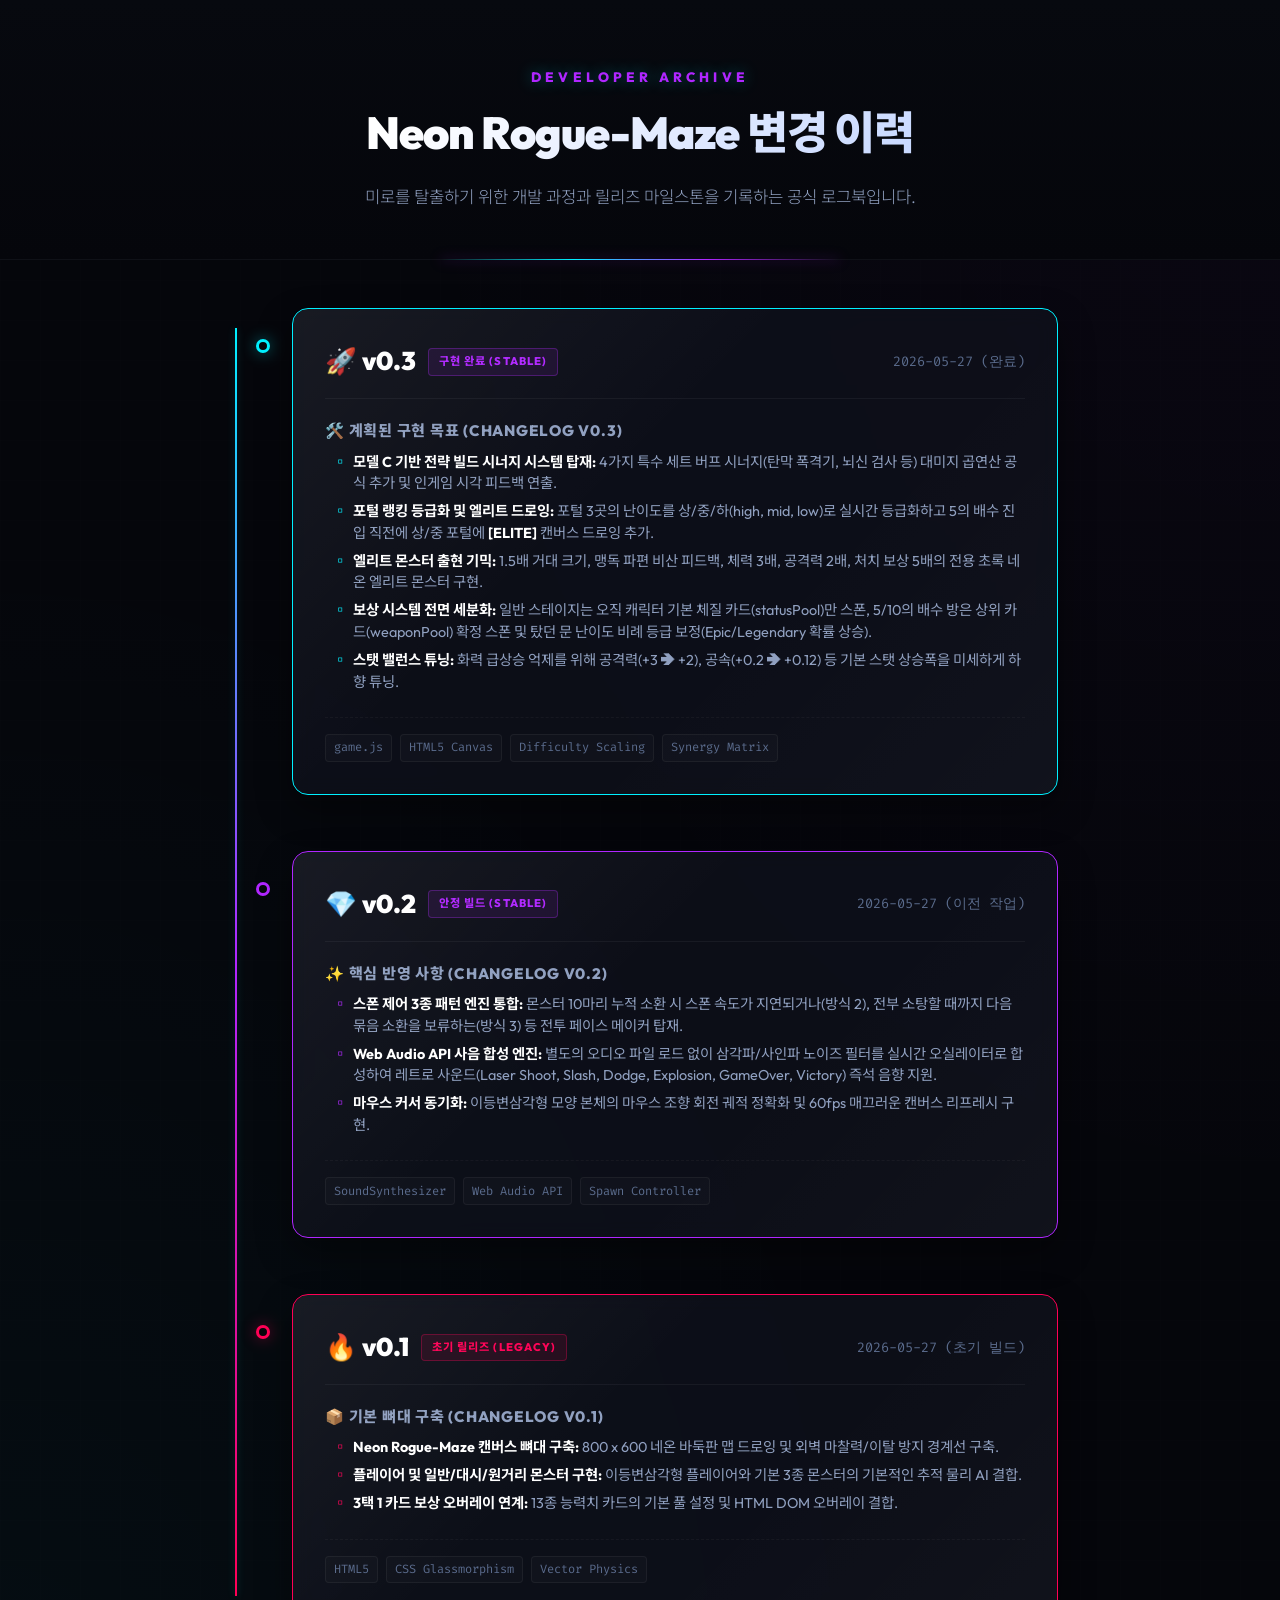
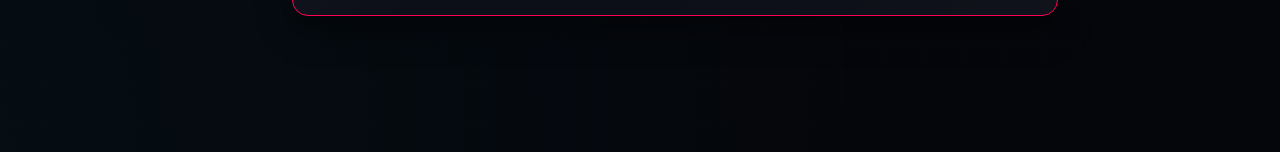
<file: changelog.html>
<!DOCTYPE html>
<html lang="ko">
<head>
    <meta charset="UTF-8">
    <meta name="viewport" content="width=device-width, initial-scale=1.0">
    <title>Neon Rogue-Maze: 개발 변경 이력 (Changelog)</title>
    <!-- Google Fonts 탑재 -->
    <link rel="preconnect" href="https://fonts.googleapis.com">
    <link rel="preconnect" href="https://fonts.gstatic.com" crossorigin>
    <link href="https://fonts.googleapis.com/css2?family=Fira+Code:wght@400;600&family=Outfit:wght@300;400;600;800&family=Noto+Sans+KR:wght@300;400;700;900&display=swap" rel="stylesheet">
    
    <style>
        /* Core Design System & CSS Reset */
        :root {
            --bg-darker: #05060b;
            --bg-dark: #090b11;
            --bg-card: rgba(15, 18, 28, 0.75);
            --border-neon: rgba(0, 240, 255, 0.2);
            
            --neon-cyan: #00f0ff;
            --neon-magenta: #ff0055;
            --neon-purple: #b026ff;
            --neon-green: #39ff14;
            --neon-yellow: #ffdf00;
            
            --text-primary: #f0f3fa;
            --text-secondary: #90a0c0;
            --text-muted: #5a6b8c;
            
            --glow-cyan: 0 0 15px rgba(0, 240, 255, 0.4);
            --glow-magenta: 0 0 15px rgba(255, 0, 85, 0.4);
            --glow-green: 0 0 15px rgba(57, 255, 20, 0.4);
        }

        * {
            box-sizing: border-box;
            margin: 0;
            padding: 0;
        }

        body {
            font-family: 'Outfit', 'Noto Sans KR', sans-serif;
            background-color: var(--bg-darker);
            color: var(--text-primary);
            line-height: 1.6;
            overflow-x: hidden;
            background-image: 
                radial-gradient(at 100% 0%, rgba(176, 38, 255, 0.03) 0px, transparent 50%),
                radial-gradient(at 0% 100%, rgba(0, 240, 255, 0.03) 0px, transparent 50%),
                linear-gradient(rgba(255, 255, 255, 0.002) 1px, transparent 1px),
                linear-gradient(90deg, rgba(255, 255, 255, 0.002) 1px, transparent 1px);
            background-size: 100% 100%, 100% 100%, 40px 40px, 40px 40px;
            padding-bottom: 5rem;
        }

        header {
            padding: 4rem 2rem 3rem 2rem;
            text-align: center;
            border-bottom: 1px solid rgba(255, 255, 255, 0.03);
            background: linear-gradient(to bottom, #07090f, var(--bg-darker));
            position: relative;
        }

        header::after {
            content: '';
            position: absolute;
            bottom: -1px;
            left: 50%;
            transform: translateX(-50%);
            width: 400px;
            height: 1px;
            background: linear-gradient(90deg, transparent, var(--neon-cyan), var(--neon-purple), transparent);
            box-shadow: 0 0 12px rgba(176, 38, 255, 0.6);
        }

        .logo-tag {
            font-size: 0.85rem;
            text-transform: uppercase;
            letter-spacing: 0.3em;
            color: var(--neon-purple);
            text-shadow: var(--glow-cyan);
            font-weight: 800;
            margin-bottom: 0.5rem;
            display: inline-block;
        }

        h1 {
            font-size: 2.8rem;
            font-weight: 900;
            background: linear-gradient(135deg, #fff 30%, #a5c0ff 100%);
            -webkit-background-clip: text;
            -webkit-text-fill-color: transparent;
            letter-spacing: -0.02em;
            margin-bottom: 1rem;
        }

        .subtitle {
            color: var(--text-secondary);
            max-width: 600px;
            margin: 0 auto;
            font-size: 1.05rem;
            font-weight: 300;
        }

        .container {
            max-width: 900px;
            margin: 3rem auto 0 auto;
            padding: 0 2rem;
            position: relative;
        }

        /* 중앙을 가르는 타임라인 선 */
        .timeline-line {
            position: absolute;
            left: 45px;
            top: 20px;
            bottom: 20px;
            width: 2px;
            background: linear-gradient(to bottom, var(--neon-cyan), var(--neon-purple), var(--neon-magenta));
            box-shadow: 0 0 8px rgba(0, 240, 255, 0.2);
        }

        /* 타임라인 노드 카드 */
        .timeline-card {
            position: relative;
            margin-left: 70px;
            margin-bottom: 3.5rem;
            background: var(--bg-card);
            border: 1px solid var(--border-neon);
            border-radius: 16px;
            padding: 2rem;
            backdrop-filter: blur(10px);
            box-shadow: 0 15px 35px rgba(0, 0, 0, 0.4);
            transition: all 0.3s cubic-bezier(0.16, 1, 0.3, 1);
        }

        .timeline-card::after {
            content: '';
            position: absolute;
            inset: 0;
            border-radius: 16px;
            border: 1px solid transparent;
            background: linear-gradient(135deg, rgba(255, 255, 255, 0.05), transparent 40%, transparent 60%, rgba(255, 255, 255, 0.02)) border-box;
            pointer-events: none;
        }

        /* 카드 마커 점 */
        .timeline-marker {
            position: absolute;
            left: -37px;
            top: 30px;
            width: 14px;
            height: 14px;
            border-radius: 50%;
            background: var(--bg-darker);
            border: 3px solid var(--neon-cyan);
            box-shadow: var(--glow-cyan);
            z-index: 10;
            transition: transform 0.3s ease;
        }

        .timeline-card:hover {
            transform: translateX(5px);
            border-color: var(--neon-cyan);
            box-shadow: 0 15px 35px rgba(0, 240, 255, 0.08);
        }

        .timeline-card:hover .timeline-marker {
            transform: scale(1.3);
        }

        /* 노드별 마커 컬러 커스텀 */
        .card-active { border-color: var(--neon-cyan); }
        .card-active .timeline-marker { border-color: var(--neon-cyan); box-shadow: var(--glow-cyan); }
        
        .card-stable-2 { border-color: var(--neon-purple); }
        .card-stable-2 .timeline-marker { border-color: var(--neon-purple); box-shadow: var(--glow-purple); }
        
        .card-stable-1 { border-color: var(--neon-magenta); }
        .card-stable-1 .timeline-marker { border-color: var(--neon-magenta); box-shadow: var(--glow-magenta); }

        /* 카드 헤더 정보 */
        .card-header {
            display: flex;
            justify-content: space-between;
            align-items: center;
            border-bottom: 1px solid rgba(255, 255, 255, 0.05);
            padding-bottom: 1rem;
            margin-bottom: 1.25rem;
        }

        .version-title {
            font-size: 1.6rem;
            font-weight: 900;
            color: #fff;
            display: flex;
            align-items: center;
            gap: 0.75rem;
        }

        .badge {
            font-size: 0.7rem;
            font-weight: 800;
            letter-spacing: 0.1em;
            text-transform: uppercase;
            padding: 0.25rem 0.6rem;
            border-radius: 4px;
        }

        .badge-active { background: rgba(0, 240, 255, 0.1); color: var(--neon-cyan); border: 1px solid rgba(0, 240, 255, 0.3); }
        .badge-stable { background: rgba(176, 38, 255, 0.1); color: var(--neon-purple); border: 1px solid rgba(176, 38, 255, 0.3); }
        .badge-magenta { background: rgba(255, 0, 85, 0.1); color: var(--neon-magenta); border: 1px solid rgba(255, 0, 85, 0.3); }

        .date-text {
            font-size: 0.85rem;
            color: var(--text-muted);
            font-family: 'Fira Code', monospace;
        }

        /* 변경 사항 목록 스타일 */
        .change-category {
            margin-bottom: 1.25rem;
        }

        .category-title {
            font-size: 0.95rem;
            font-weight: 800;
            color: var(--text-secondary);
            text-transform: uppercase;
            letter-spacing: 0.05em;
            margin-bottom: 0.5rem;
            display: flex;
            align-items: center;
            gap: 0.4rem;
        }

        ul {
            list-style-type: none;
            padding-left: 0.5rem;
        }

        li {
            font-size: 0.9rem;
            color: var(--text-secondary);
            margin-bottom: 0.4rem;
            position: relative;
            padding-left: 1.25rem;
            line-height: 1.5;
        }

        li::before {
            content: '▫';
            position: absolute;
            left: 0;
            color: var(--neon-cyan);
            font-weight: bold;
        }

        .card-stable-2 li::before { color: var(--neon-purple); }
        .card-stable-1 li::before { color: var(--neon-magenta); }

        li strong {
            color: #fff;
        }

        /* 테크 스택 태그들 */
        .tech-tags {
            display: flex;
            flex-wrap: wrap;
            gap: 0.5rem;
            margin-top: 1.5rem;
            border-top: 1px dashed rgba(255, 255, 255, 0.04);
            padding-top: 1rem;
        }

        .tech-tag {
            font-size: 0.75rem;
            background: rgba(255, 255, 255, 0.02);
            border: 1px solid rgba(255, 255, 255, 0.05);
            border-radius: 4px;
            padding: 0.2rem 0.5rem;
            color: var(--text-muted);
            font-family: 'Fira Code', monospace;
        }
    </style>
</head>
<body>

    <header>
        <span class="logo-tag">Developer Archive</span>
        <h1>Neon Rogue-Maze 변경 이력</h1>
        <p class="subtitle">
            미로를 탈출하기 위한 개발 과정과 릴리즈 마일스톤을 기록하는 공식 로그북입니다.
        </p>
    </header>

    <div class="container">
        <!-- 수직 타임라인 지지선 -->
        <div class="timeline-line"></div>

        <!-- v0.3 (안정 빌드 반영) -->
        <div class="timeline-card card-active">
            <div class="timeline-marker"></div>
            
            <div class="card-header">
                <div class="version-title">
                    🚀 v0.3
                    <span class="badge badge-stable">구현 완료 (Stable)</span>
                </div>
                <div class="date-text">2026-05-27 (완료)</div>
            </div>

            <div class="change-category">
                <div class="category-title">🛠️ 계획된 구현 목표 (Changelog v0.3)</div>
                <ul>
                    <li><strong>모델 C 기반 전략 빌드 시너지 시스템 탑재:</strong> 4가지 특수 세트 버프 시너지(탄막 폭격기, 뇌신 검사 등) 대미지 곱연산 공식 추가 및 인게임 시각 피드백 연출.</li>
                    <li><strong>포털 랭킹 등급화 및 엘리트 드로잉:</strong> 포털 3곳의 난이도를 상/중/하(high, mid, low)로 실시간 등급화하고 5의 배수 진입 직전에 상/중 포털에 <strong>[ELITE]</strong> 캔버스 드로잉 추가.</li>
                    <li><strong>엘리트 몬스터 출현 기믹:</strong> 1.5배 거대 크기, 맹독 파편 비산 피드백, 체력 3배, 공격력 2배, 처치 보상 5배의 전용 초록 네온 엘리트 몬스터 구현.</li>
                    <li><strong>보상 시스템 전면 세분화:</strong> 일반 스테이지는 오직 캐릭터 기본 체질 카드(statusPool)만 스폰, 5/10의 배수 방은 상위 카드(weaponPool) 확정 스폰 및 탔던 문 난이도 비례 등급 보정(Epic/Legendary 확률 상승).</li>
                    <li><strong>스탯 밸런스 튜닝:</strong> 화력 급상승 억제를 위해 공격력(+3 ➔ +2), 공속(+0.2 ➔ +0.12) 등 기본 스탯 상승폭을 미세하게 하향 튜닝.</li>
                </ul>
            </div>

            <div class="tech-tags">
                <span class="tech-tag">game.js</span>
                <span class="tech-tag">HTML5 Canvas</span>
                <span class="tech-tag">Difficulty Scaling</span>
                <span class="tech-tag">Synergy Matrix</span>
            </div>
        </div>

        <!-- v0.2 (이전 단계) -->
        <div class="timeline-card card-stable-2">
            <div class="timeline-marker"></div>
            
            <div class="card-header">
                <div class="version-title">
                    💎 v0.2
                    <span class="badge badge-stable">안정 빌드 (Stable)</span>
                </div>
                <div class="date-text">2026-05-27 (이전 작업)</div>
            </div>

            <div class="change-category">
                <div class="category-title">✨ 핵심 반영 사항 (Changelog v0.2)</div>
                <ul>
                    <li><strong>스폰 제어 3종 패턴 엔진 통합:</strong> 몬스터 10마리 누적 소환 시 스폰 속도가 지연되거나(방식 2), 전부 소탕할 때까지 다음 묶음 소환을 보류하는(방식 3) 등 전투 페이스 메이커 탑재.</li>
                    <li><strong>Web Audio API 사음 합성 엔진:</strong> 별도의 오디오 파일 로드 없이 삼각파/사인파 노이즈 필터를 실시간 오실레이터로 합성하여 레트로 사운드(Laser Shoot, Slash, Dodge, Explosion, GameOver, Victory) 즉석 음향 지원.</li>
                    <li><strong>마우스 커서 동기화:</strong> 이등변삼각형 모양 본체의 마우스 조향 회전 궤적 정확화 및 60fps 매끄러운 캔버스 리프레시 구현.</li>
                </ul>
            </div>

            <div class="tech-tags">
                <span class="tech-tag">SoundSynthesizer</span>
                <span class="tech-tag">Web Audio API</span>
                <span class="tech-tag">Spawn Controller</span>
            </div>
        </div>

        <!-- v0.1 (프로젝트 시작) -->
        <div class="timeline-card card-stable-1">
            <div class="timeline-marker"></div>
            
            <div class="card-header">
                <div class="version-title">
                    🔥 v0.1
                    <span class="badge badge-magenta">초기 릴리즈 (Legacy)</span>
                </div>
                <div class="date-text">2026-05-27 (초기 빌드)</div>
            </div>

            <div class="change-category">
                <div class="category-title">📦 기본 뼈대 구축 (Changelog v0.1)</div>
                <ul>
                    <li><strong>Neon Rogue-Maze 캔버스 뼈대 구축:</strong> 800 x 600 네온 바둑판 맵 드로잉 및 외벽 마찰력/이탈 방지 경계선 구축.</li>
                    <li><strong>플레이어 및 일반/대시/원거리 몬스터 구현:</strong> 이등변삼각형 플레이어와 기본 3종 몬스터의 기본적인 추적 물리 AI 결합.</li>
                    <li><strong>3택 1 카드 보상 오버레이 연계:</strong> 13종 능력치 카드의 기본 풀 설정 및 HTML DOM 오버레이 결합.</li>
                </ul>
            </div>

            <div class="tech-tags">
                <span class="tech-tag">HTML5</span>
                <span class="tech-tag">CSS Glassmorphism</span>
                <span class="tech-tag">Vector Physics</span>
            </div>
        </div>

    </div>

</body>
</html>
</file>
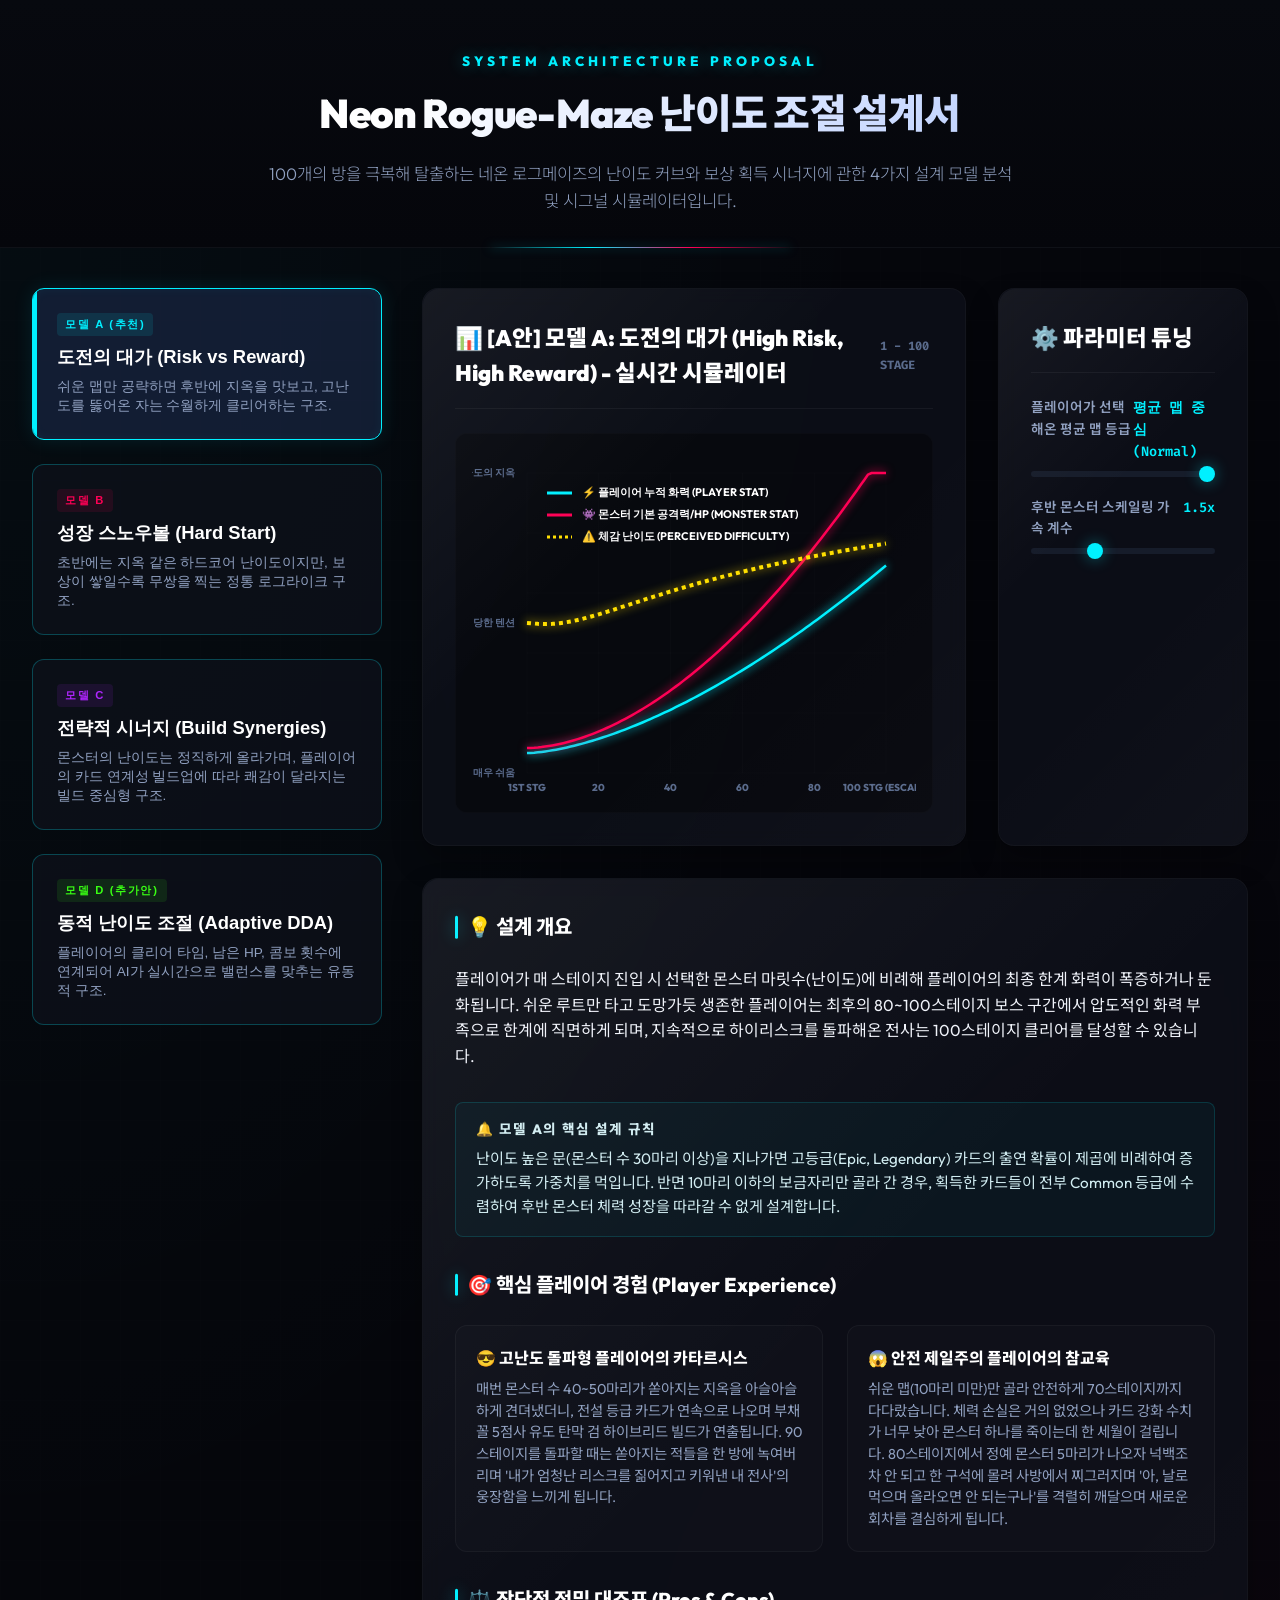
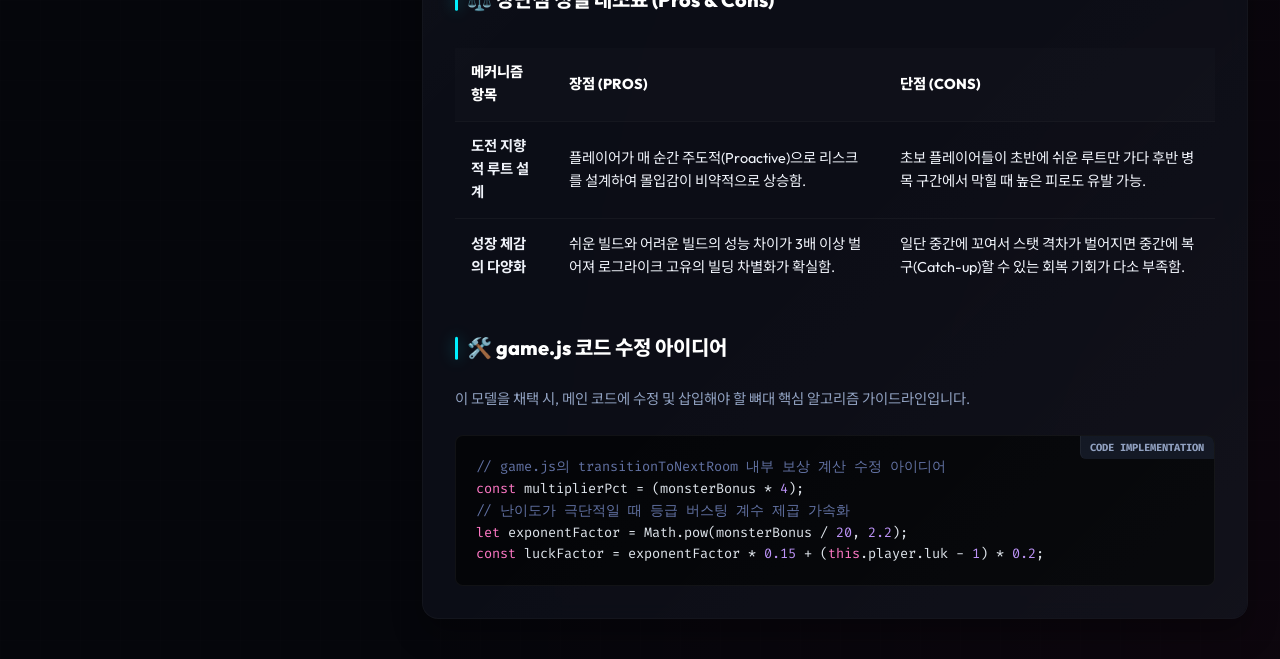
<file: difficulty_proposal.html>
<!DOCTYPE html>
<html lang="ko">

<head>
    <meta charset="UTF-8">
    <meta name="viewport" content="width=device-width, initial-scale=1.0">
    <title>Neon Rogue-Maze: 난이도 곡선 설계 제안 및 시뮬레이터</title>
    <!-- Google Fonts 탑재 -->
    <link rel="preconnect" href="https://fonts.googleapis.com">
    <link rel="preconnect" href="https://fonts.gstatic.com" crossorigin>
    <link
        href="https://fonts.googleapis.com/css2?family=Fira+Code:wght@400;600&family=Outfit:wght@300;400;600;800&family=Noto+Sans+KR:wght@300;400;700;900&display=swap"
        rel="stylesheet">

    <style>
        /* ==========================================================================
           1. Core Design System & CSS Reset
           ========================================================================== */
        :root {
            --bg-darker: #05060b;
            --bg-dark: #090b11;
            --bg-card: rgba(15, 18, 28, 0.7);
            --border-neon-cyan: rgba(0, 240, 255, 0.25);
            --border-neon-magenta: rgba(255, 0, 85, 0.25);

            --neon-cyan: #00f0ff;
            --neon-magenta: #ff0055;
            --neon-purple: #b026ff;
            --neon-green: #39ff14;
            --neon-yellow: #ffdf00;

            --text-primary: #f0f3fa;
            --text-secondary: #90a0c0;
            --text-muted: #5a6b8c;

            --glow-cyan: 0 0 15px rgba(0, 240, 255, 0.4);
            --glow-magenta: 0 0 15px rgba(255, 0, 85, 0.4);
            --glow-purple: 0 0 15px rgba(176, 38, 255, 0.4);
            --glow-green: 0 0 15px rgba(57, 255, 20, 0.4);
        }

        * {
            box-sizing: border-box;
            margin: 0;
            padding: 0;
        }

        body {
            font-family: 'Outfit', 'Noto Sans KR', sans-serif;
            background-color: var(--bg-darker);
            color: var(--text-primary);
            line-height: 1.6;
            overflow-x: hidden;
            background-image:
                radial-gradient(at 0% 0%, rgba(0, 240, 255, 0.03) 0px, transparent 50%),
                radial-gradient(at 100% 100%, rgba(255, 0, 85, 0.03) 0px, transparent 50%),
                linear-gradient(rgba(255, 255, 255, 0.003) 1px, transparent 1px),
                linear-gradient(90deg, rgba(255, 255, 255, 0.003) 1px, transparent 1px);
            background-size: 100% 100%, 100% 100%, 40px 40px, 40px 40px;
        }

        /* 스크롤바 디자인 */
        ::-webkit-scrollbar {
            width: 8px;
            height: 8px;
        }

        ::-webkit-scrollbar-track {
            background: var(--bg-darker);
        }

        ::-webkit-scrollbar-thumb {
            background: #1a2233;
            border-radius: 4px;
        }

        ::-webkit-scrollbar-thumb:hover {
            background: var(--neon-cyan);
            box-shadow: var(--glow-cyan);
        }

        /* ==========================================================================
           2. Layout Elements
           ========================================================================== */
        header {
            padding: 3rem 2rem 2rem 2rem;
            text-align: center;
            border-bottom: 1px solid rgba(255, 255, 255, 0.03);
            background: linear-gradient(to bottom, #07090f, var(--bg-darker));
            position: relative;
        }

        header::after {
            content: '';
            position: absolute;
            bottom: -1px;
            left: 50%;
            transform: translateX(-50%);
            width: 300px;
            height: 1px;
            background: linear-gradient(90deg, transparent, var(--neon-cyan), var(--neon-magenta), transparent);
            box-shadow: 0 0 10px rgba(0, 240, 255, 0.5);
        }

        .logo-tag {
            font-size: 0.85rem;
            text-transform: uppercase;
            letter-spacing: 0.3em;
            color: var(--neon-cyan);
            text-shadow: var(--glow-cyan);
            font-weight: 800;
            margin-bottom: 0.5rem;
            display: inline-block;
        }

        h1 {
            font-size: 2.5rem;
            font-weight: 900;
            background: linear-gradient(135deg, #fff 30%, #a5c0ff 100%);
            -webkit-background-clip: text;
            -webkit-text-fill-color: transparent;
            letter-spacing: -0.02em;
            margin-bottom: 1rem;
        }

        .subtitle {
            color: var(--text-secondary);
            max-width: 750px;
            margin: 0 auto;
            font-size: 1.05rem;
            font-weight: 300;
        }

        .container {
            max-width: 1400px;
            margin: 2.5rem auto;
            padding: 0 2rem;
            display: grid;
            grid-template-columns: 350px 1fr;
            gap: 2.5rem;
        }

        @media (max-width: 1100px) {
            .container {
                grid-template-columns: 1fr;
            }
        }

        /* ==========================================================================
           3. Sidebar Navigation (Tabs Selector)
           ========================================================================== */
        .sidebar {
            display: flex;
            flex-direction: column;
            gap: 1.5rem;
        }

        .proposal-card-btn {
            background: var(--bg-card);
            border: 1px solid var(--border-neon-cyan);
            border-radius: 12px;
            padding: 1.5rem;
            cursor: pointer;
            text-align: left;
            transition: all 0.3s cubic-bezier(0.16, 1, 0.3, 1);
            position: relative;
            overflow: hidden;
            display: flex;
            flex-direction: column;
            gap: 0.5rem;
        }

        .proposal-card-btn::before {
            content: '';
            position: absolute;
            top: 0;
            left: 0;
            width: 4px;
            height: 100%;
            background: var(--neon-cyan);
            transform: scaleY(0);
            transition: transform 0.3s ease;
        }

        .proposal-card-btn:hover {
            background: rgba(20, 28, 45, 0.8);
            border-color: var(--neon-cyan);
            transform: translateY(-2px);
            box-shadow: 0 10px 20px rgba(0, 240, 255, 0.05);
        }

        .proposal-card-btn.active {
            background: rgba(20, 32, 55, 0.9);
            border-color: var(--neon-cyan);
            box-shadow: 0 0 20px rgba(0, 240, 255, 0.1), inset 0 0 12px rgba(0, 240, 255, 0.05);
        }

        .proposal-card-btn.active::before {
            transform: scaleY(1);
        }

        /* 카드별 포인트 컬러링 */
        .proposal-card-btn.active.color-b::before {
            background: var(--neon-magenta);
        }

        .proposal-card-btn.active.color-b {
            border-color: var(--neon-magenta);
            box-shadow: 0 0 20px rgba(255, 0, 85, 0.1);
        }

        .proposal-card-btn.active.color-c::before {
            background: var(--neon-purple);
        }

        .proposal-card-btn.active.color-c {
            border-color: var(--neon-purple);
            box-shadow: 0 0 20px rgba(176, 38, 255, 0.1);
        }

        .proposal-card-btn.active.color-d::before {
            background: var(--neon-green);
        }

        .proposal-card-btn.active.color-d {
            border-color: var(--neon-green);
            box-shadow: 0 0 20px rgba(57, 255, 20, 0.1);
        }

        .btn-tag {
            font-size: 0.7rem;
            font-weight: 800;
            letter-spacing: 0.15em;
            text-transform: uppercase;
            padding: 0.25rem 0.5rem;
            border-radius: 4px;
            align-self: flex-start;
        }

        .tag-a {
            background: rgba(0, 240, 255, 0.1);
            color: var(--neon-cyan);
        }

        .tag-b {
            background: rgba(255, 0, 85, 0.1);
            color: var(--neon-magenta);
        }

        .tag-c {
            background: rgba(176, 38, 255, 0.1);
            color: var(--neon-purple);
        }

        .tag-d {
            background: rgba(57, 255, 20, 0.1);
            color: var(--neon-green);
        }

        .btn-title {
            font-size: 1.15rem;
            font-weight: 800;
            color: #fff;
        }

        .btn-desc {
            font-size: 0.85rem;
            color: var(--text-secondary);
            line-height: 1.4;
        }

        /* ==========================================================================
           4. Main Content Area & Dashboard
           ========================================================================== */
        main {
            display: flex;
            flex-direction: column;
            gap: 2rem;
        }

        .dashboard-grid {
            display: grid;
            grid-template-columns: 3fr 2fr;
            gap: 2rem;
        }

        @media (max-width: 1000px) {
            .dashboard-grid {
                grid-template-columns: 1fr;
            }
        }

        .card {
            background: var(--bg-card);
            border: 1px solid rgba(255, 255, 255, 0.03);
            border-radius: 16px;
            padding: 2rem;
            backdrop-filter: blur(10px);
            box-shadow: 0 15px 30px rgba(0, 0, 0, 0.3);
            position: relative;
        }

        /* 하이라이트 경계선 효과 */
        .card::after {
            content: '';
            position: absolute;
            inset: 0;
            border-radius: 16px;
            border: 1px solid transparent;
            background: linear-gradient(135deg, rgba(255, 255, 255, 0.05), transparent 40%, transparent 60%, rgba(255, 255, 255, 0.02)) border-box;
            pointer-events: none;
        }

        .card-header-flex {
            display: flex;
            justify-content: space-between;
            align-items: center;
            margin-bottom: 1.5rem;
            border-bottom: 1px solid rgba(255, 255, 255, 0.05);
            padding-bottom: 1rem;
        }

        .card-title-main {
            font-size: 1.4rem;
            font-weight: 900;
            color: #fff;
            display: flex;
            align-items: center;
            gap: 0.75rem;
        }

        /* 캔버스 차트 감싸는 영역 */
        .chart-container {
            width: 100%;
            height: 380px;
            position: relative;
            background: rgba(4, 5, 8, 0.5);
            border-radius: 12px;
            border: 1px solid rgba(255, 255, 255, 0.02);
            padding: 1rem;
            display: flex;
            justify-content: center;
            align-items: center;
        }

        canvas {
            width: 100%;
            height: 100%;
        }

        /* 시뮬레이터 컨트롤 패널 */
        .control-panel {
            display: flex;
            flex-direction: column;
            gap: 1.25rem;
        }

        .control-group {
            display: flex;
            flex-direction: column;
            gap: 0.5rem;
        }

        .control-label-row {
            display: flex;
            justify-content: space-between;
            font-size: 0.85rem;
            font-weight: 600;
        }

        .label-title {
            color: var(--text-secondary);
        }

        .label-value {
            color: var(--neon-cyan);
            font-family: 'Fira Code', monospace;
        }

        input[type="range"] {
            -webkit-appearance: none;
            width: 100%;
            height: 6px;
            border-radius: 3px;
            background: #161c2a;
            outline: none;
            transition: background 0.3s;
        }

        input[type="range"]::-webkit-slider-thumb {
            -webkit-appearance: none;
            appearance: none;
            width: 16px;
            height: 16px;
            border-radius: 50%;
            background: var(--neon-cyan);
            cursor: pointer;
            box-shadow: var(--glow-cyan);
            transition: transform 0.1s;
        }

        input[type="range"]::-webkit-slider-thumb:hover {
            transform: scale(1.2);
        }

        /* 컬러별 슬라이더 테마 */
        .color-theme-b input[type="range"]::-webkit-slider-thumb {
            background: var(--neon-magenta);
            box-shadow: var(--glow-magenta);
        }

        .color-theme-b .label-value {
            color: var(--neon-magenta);
        }

        .color-theme-c input[type="range"]::-webkit-slider-thumb {
            background: var(--neon-purple);
            box-shadow: var(--glow-purple);
        }

        .color-theme-c .label-value {
            color: var(--neon-purple);
        }

        .color-theme-d input[type="range"]::-webkit-slider-thumb {
            background: var(--neon-green);
            box-shadow: var(--glow-green);
        }

        .color-theme-d .label-value {
            color: var(--neon-green);
        }

        /* ==========================================================================
           5. Analysis & Content Formatting
           ========================================================================== */
        .content-panel {
            display: flex;
            flex-direction: column;
            gap: 2rem;
        }

        .markdown-section {
            display: flex;
            flex-direction: column;
            gap: 1.5rem;
        }

        .markdown-section h3 {
            font-size: 1.25rem;
            font-weight: 800;
            color: #fff;
            position: relative;
            padding-left: 0.75rem;
            display: flex;
            align-items: center;
            gap: 0.5rem;
        }

        .markdown-section h3::before {
            content: '';
            position: absolute;
            left: 0;
            top: 50%;
            transform: translateY(-50%);
            width: 3px;
            height: 70%;
            background: var(--neon-cyan);
            box-shadow: var(--glow-cyan);
            border-radius: 2px;
        }

        .color-theme-b h3::before {
            background: var(--neon-magenta);
            box-shadow: var(--glow-magenta);
        }

        .color-theme-c h3::before {
            background: var(--neon-purple);
            box-shadow: var(--glow-purple);
        }

        .color-theme-d h3::before {
            background: var(--neon-green);
            box-shadow: var(--glow-green);
        }

        /* 하이라이트 문장 상자 */
        .alert-box {
            background: rgba(0, 240, 255, 0.04);
            border: 1px solid rgba(0, 240, 255, 0.15);
            border-radius: 8px;
            padding: 1rem 1.25rem;
            font-size: 0.95rem;
            color: #d1ecf1;
            position: relative;
        }

        .alert-box-b {
            background: rgba(255, 0, 85, 0.04);
            border-color: rgba(255, 0, 85, 0.15);
            color: #f8d7da;
        }

        .alert-box-c {
            background: rgba(176, 38, 255, 0.04);
            border-color: rgba(176, 38, 255, 0.15);
            color: #ebd3ff;
        }

        .alert-box-d {
            background: rgba(57, 255, 20, 0.04);
            border-color: rgba(57, 255, 20, 0.15);
            color: #d4edda;
        }

        .alert-title {
            font-weight: 800;
            font-size: 0.85rem;
            text-transform: uppercase;
            letter-spacing: 0.1em;
            margin-bottom: 0.4rem;
            display: flex;
            align-items: center;
            gap: 0.4rem;
        }

        .grid-2col {
            display: grid;
            grid-template-columns: 1fr 1fr;
            gap: 1.5rem;
        }

        @media (max-width: 800px) {
            .grid-2col {
                grid-template-columns: 1fr;
            }
        }

        .experience-card {
            background: rgba(255, 255, 255, 0.015);
            border: 1px solid rgba(255, 255, 255, 0.04);
            border-radius: 12px;
            padding: 1.25rem;
            display: flex;
            flex-direction: column;
            gap: 0.5rem;
        }

        .experience-header {
            font-weight: 800;
            font-size: 1rem;
            color: #fff;
            display: flex;
            align-items: center;
            gap: 0.5rem;
        }

        .experience-text {
            font-size: 0.9rem;
            color: var(--text-secondary);
            line-height: 1.5;
        }

        /* 장단점 테이블 */
        table {
            width: 100%;
            border-collapse: collapse;
            font-size: 0.9rem;
            text-align: left;
            margin: 0.5rem 0;
        }

        th,
        td {
            padding: 0.85rem 1rem;
            border-bottom: 1px solid rgba(255, 255, 255, 0.04);
        }

        th {
            font-weight: 800;
            color: #fff;
            background: rgba(255, 255, 255, 0.01);
        }

        tr:last-child td {
            border-bottom: none;
        }

        /* 코드 하이라이터 블록 */
        pre {
            background: #040508;
            border: 1px solid rgba(255, 255, 255, 0.05);
            border-radius: 8px;
            padding: 1.25rem;
            overflow-x: auto;
            font-family: 'Fira Code', monospace;
            font-size: 0.85rem;
            color: #e0e6ed;
            position: relative;
        }

        pre::before {
            content: 'CODE IMPLEMENTATION';
            position: absolute;
            top: 0;
            right: 0;
            background: #111622;
            padding: 0.2rem 0.6rem;
            font-size: 0.65rem;
            font-weight: 800;
            color: var(--text-secondary);
            border-bottom-left-radius: 6px;
            border-left: 1px solid rgba(255, 255, 255, 0.05);
        }

        .code-keyword {
            color: #ff79c6;
        }

        .code-comment {
            color: #6272a4;
        }

        .code-string {
            color: #f1fa8c;
        }

        .code-number {
            color: #bd93f9;
        }

        .code-function {
            color: #50fa7b;
        }

        /* ==========================================================================
           6. Synergy Matrix Interactive Tool
           ========================================================================== */
        .synergy-matrix {
            margin-top: 1rem;
            display: flex;
            flex-direction: column;
            gap: 1.5rem;
        }

        .card-selector-container {
            display: grid;
            grid-template-columns: repeat(auto-fill, minmax(130px, 1fr));
            gap: 0.75rem;
        }

        .card-chip {
            background: rgba(255, 255, 255, 0.02);
            border: 1px solid rgba(255, 255, 255, 0.06);
            border-radius: 8px;
            padding: 0.6rem;
            text-align: center;
            cursor: pointer;
            font-size: 0.8rem;
            font-weight: 700;
            transition: all 0.2s ease;
            user-select: none;
        }

        .card-chip:hover {
            background: rgba(255, 255, 255, 0.05);
            border-color: rgba(255, 255, 255, 0.15);
        }

        .card-chip.selected {
            background: rgba(0, 240, 255, 0.1);
            border-color: var(--neon-cyan);
            color: #fff;
            box-shadow: 0 0 10px rgba(0, 240, 255, 0.2);
        }

        .color-theme-b .card-chip.selected {
            background: rgba(255, 0, 85, 0.1);
            border-color: var(--neon-magenta);
            box-shadow: 0 0 10px rgba(255, 0, 85, 0.2);
        }

        .color-theme-c .card-chip.selected {
            background: rgba(176, 38, 255, 0.1);
            border-color: var(--neon-purple);
            box-shadow: 0 0 10px rgba(176, 38, 255, 0.2);
        }

        .color-theme-d .card-chip.selected {
            background: rgba(57, 255, 20, 0.1);
            border-color: var(--neon-green);
            box-shadow: 0 0 10px rgba(57, 255, 20, 0.2);
        }

        .synergy-output-card {
            background: rgba(4, 5, 8, 0.7);
            border: 1px dashed rgba(255, 255, 255, 0.08);
            border-radius: 12px;
            padding: 1.5rem;
            display: flex;
            flex-direction: column;
            gap: 0.75rem;
            align-items: center;
            text-align: center;
        }

        .synergy-gauge-outer {
            width: 100%;
            height: 10px;
            background: #111520;
            border-radius: 5px;
            overflow: hidden;
            position: relative;
        }

        .synergy-gauge-inner {
            height: 100%;
            width: 0%;
            background: linear-gradient(90deg, var(--neon-cyan), var(--neon-magenta));
            border-radius: 5px;
            transition: width 0.4s ease;
        }

        .synergy-score-val {
            font-size: 2.2rem;
            font-weight: 900;
            font-family: 'Outfit', sans-serif;
            letter-spacing: -0.05em;
        }

        .synergy-desc-text {
            font-size: 0.9rem;
            color: var(--text-secondary);
            max-width: 450px;
        }
    </style>
</head>

<body>

    <!-- 헤더 영역 -->
    <header>
        <span class="logo-tag">System Architecture Proposal</span>
        <h1>Neon Rogue-Maze 난이도 조절 설계서</h1>
        <p class="subtitle">
            100개의 방을 극복해 탈출하는 네온 로그메이즈의 난이도 커브와 보상 획득 시너지에 관한 4가지 설계 모델 분석 및 시그널 시뮬레이터입니다.
        </p>
    </header>

    <!-- 메인 대시보드 구조 -->
    <div class="container">
        <!-- 사이드바 설계안 탭 스위처 -->
        <aside class="sidebar">
            <button class="proposal-card-btn active" onclick="switchModel('A', this)">
                <span class="btn-tag tag-a">모델 A (추천)</span>
                <span class="btn-title">도전의 대가 (Risk vs Reward)</span>
                <span class="btn-desc">쉬운 맵만 공략하면 후반에 지옥을 맛보고, 고난도를 뚫어온 자는 수월하게 클리어하는 구조.</span>
            </button>

            <button class="proposal-card-btn color-b" onclick="switchModel('B', this)">
                <span class="btn-tag tag-b">모델 B</span>
                <span class="btn-title">성장 스노우볼 (Hard Start)</span>
                <span class="btn-desc">초반에는 지옥 같은 하드코어 난이도이지만, 보상이 쌓일수록 무쌍을 찍는 정통 로그라이크 구조.</span>
            </button>

            <button class="proposal-card-btn color-c" onclick="switchModel('C', this)">
                <span class="btn-tag tag-c">모델 C</span>
                <span class="btn-title">전략적 시너지 (Build Synergies)</span>
                <span class="btn-desc">몬스터의 난이도는 정직하게 올라가며, 플레이어의 카드 연계성 빌드업에 따라 쾌감이 달라지는 빌드 중심형 구조.</span>
            </button>

            <button class="proposal-card-btn color-d" onclick="switchModel('D', this)">
                <span class="btn-tag tag-d">모델 D (추가안)</span>
                <span class="btn-title">동적 난이도 조절 (Adaptive DDA)</span>
                <span class="btn-desc">플레이어의 클리어 타임, 남은 HP, 콤보 횟수에 연계되어 AI가 실시간으로 밸런스를 맞추는 유동적 구조.</span>
            </button>
        </aside>

        <!-- 메인 분석 보드 -->
        <main id="main-panel" class="color-theme-a">

            <!-- 상단 시뮬레이터 및 차트 영역 -->
            <div class="dashboard-grid">
                <!-- 실시간 차트 카드 -->
                <div class="card">
                    <div class="card-header-flex">
                        <div class="card-title-main" id="chart-title-node">
                            📊 난이도 체감 및 전투력 시뮬레이션 곡선
                        </div>
                        <span
                            style="font-size: 0.75rem; color: var(--text-muted); font-weight: 800; font-family: 'Fira Code', monospace;">1
                            - 100 STAGE</span>
                    </div>

                    <div class="chart-container">
                        <canvas id="curveCanvas"></canvas>
                    </div>
                </div>

                <!-- 시뮬레이터 컨트롤 패널 카드 -->
                <div class="card">
                    <div class="card-header-flex">
                        <div class="card-title-main">
                            ⚙️ 파라미터 튜닝
                        </div>
                    </div>

                    <div class="control-panel" id="controls-node">
                        <!-- 동적으로 스위칭될 컨트롤러 슬라이더들 -->
                    </div>
                </div>
            </div>

            <!-- 하단 기획 리포트 및 구현 안내서 -->
            <div class="card content-panel" id="report-node">
                <!-- 동적으로 채워질 기획 분석 내용 -->
            </div>

        </main>
    </div>

    <!-- ==========================================================================
       7. Script - Simulation, Interaction and Chart Logic
       ========================================================================== -->
    <script>
        // 현재 선택된 모델 상태 정보
        let currentModel = 'A';

        // 시뮬레이터 가변 물리 파라미터 객체
        const params = {
            A: {
                selectedPath: 1, // 0: 쉬운 맵 중심, 1: 평균 맵 중심, 2: 어려운 맵 중심
                scalingSlope: 1.5, // 후반 몬스터 성장 스케일
            },
            B: {
                startingDiff: 8.0, // 초반 난이도 장벽 수준
                growthExponent: 0.8, // 플레이어 성장 스노우볼 배율
            },
            C: {
                buildSynergy: 20, // 빌드 시너지 완성도 %
                monsterRamp: 1.2, // 몬스터 선형 스케일링 계수
            },
            D: {
                playerSkill: 1, // 플레이어 조작 실력 피지컬 (0: 입문, 1: 숙련, 2: 갓핑거)
                adaptationSpeed: 1.5, // DDA 조정 민감도
            }
        };

        // 시너지 매트릭스 선택 카드 상태
        let selectedSynergyCards = [];
        const cardCombos = {
            'multishot': { name: '멀티샷', type: 'weapon' },
            'homing': { name: '유도 추적탄', type: 'effect' },
            'splash': { name: '스플래시 폭발', type: 'effect' },
            'aspd': { name: '지능(연사)', type: 'stat' },
            'atk': { name: '힘(피해량)', type: 'stat' },
            'sword': { name: '네온 검 융합', type: 'weapon' }
        };

        // HTML 요소 레퍼런스
        const canvas = document.getElementById('curveCanvas');
        const ctx = canvas.getContext('2d');
        const controlsContainer = document.getElementById('controls-node');
        const reportContainer = document.getElementById('report-node');
        const mainPanel = document.getElementById('main-panel');

        // 해상도 조절용 고해상도 픽셀 처리
        function resizeCanvas() {
            const rect = canvas.parentElement.getBoundingClientRect();
            canvas.width = rect.width * window.devicePixelRatio;
            canvas.height = rect.height * window.devicePixelRatio;
            canvas.style.width = rect.width + 'px';
            canvas.style.height = rect.height + 'px';
            ctx.scale(window.devicePixelRatio, window.devicePixelRatio);
            drawSimulationCurve();
        }

        window.addEventListener('resize', resizeCanvas);

        // ==========================================================================
        // 8. 4가지 모델의 상세 기획 기사 DB
        // ==========================================================================
        const modelData = {
            A: {
                title: "모델 A: 도전의 대가 (High Risk, High Reward)",
                tag: "tag-a",
                themeClass: "color-theme-a",
                summary: "플레이어가 매 스테이지 진입 시 선택한 몬스터 마릿수(난이도)에 비례해 플레이어의 최종 한계 화력이 폭증하거나 둔화됩니다. 쉬운 루트만 타고 도망가듯 생존한 플레이어는 최후의 80~100스테이지 보스 구간에서 압도적인 화력 부족으로 한계에 직면하게 되며, 지속적으로 하이리스크를 돌파해온 전사는 100스테이지 클리어를 달성할 수 있습니다.",
                alertTitle: "모델 A의 핵심 설계 규칙",
                alertText: "난이도 높은 문(몬스터 수 30마리 이상)을 지나가면 고등급(Epic, Legendary) 카드의 출연 확률이 제곱에 비례하여 증가하도록 가중치를 먹입니다. 반면 10마리 이하의 보금자리만 골라 간 경우, 획득한 카드들이 전부 Common 등급에 수렴하여 후반 몬스터 체력 성장을 따라갈 수 없게 설계합니다.",
                controls: `
                    <div class="control-group">
                        <div class="control-label-row">
                            <span class="label-title">플레이어가 선택해온 평균 맵 등급</span>
                            <span class="label-value" id="val-a-1">어려운 맵 중심</span>
                        </div>
                        <input type="range" min="0" max="2" value="2" step="1" oninput="updateParam('A', 'selectedPath', this.value)">
                    </div>
                    <div class="control-group">
                        <div class="control-label-row">
                            <span class="label-title">후반 몬스터 스케일링 가속 계수</span>
                            <span class="label-value" id="val-a-2">1.5x</span>
                        </div>
                        <input type="range" min="1.0" max="2.5" value="1.5" step="0.1" oninput="updateParam('A', 'scalingSlope', this.value)">
                    </div>
                `,
                ux: [
                    {
                        title: "😎 고난도 돌파형 플레이어의 카타르시스",
                        text: "매번 몬스터 수 40~50마리가 쏟아지는 지옥을 아슬아슬하게 견뎌냈더니, 전설 등급 카드가 연속으로 나오며 부채꼴 5점사 유도 탄막 검 하이브리드 빌드가 연출됩니다. 90스테이지를 돌파할 때는 쏟아지는 적들을 한 방에 녹여버리며 '내가 엄청난 리스크를 짊어지고 키워낸 내 전사'의 웅장함을 느끼게 됩니다."
                    },
                    {
                        title: "😱 안전 제일주의 플레이어의 참교육",
                        text: "쉬운 맵(10마리 미만)만 골라 안전하게 70스테이지까지 다다랐습니다. 체력 손실은 거의 없었으나 카드 강화 수치가 너무 낮아 몬스터 하나를 죽이는데 한 세월이 걸립니다. 80스테이지에서 정예 몬스터 5마리가 나오자 넉백조차 안 되고 한 구석에 몰려 사방에서 찌그러지며 '아, 날로 먹으며 올라오면 안 되는구나'를 격렬히 깨달으며 새로운 회차를 결심하게 됩니다."
                    }
                ],
                table: `
                    <table>
                        <thead>
                            <tr>
                                <th>메커니즘 항목</th>
                                <th>장점 (PROS)</th>
                                <th>단점 (CONS)</th>
                            </tr>
                        </thead>
                        <tbody>
                            <tr>
                                <td><strong>도전 지향적 루트 설계</strong></td>
                                <td>플레이어가 매 순간 주도적(Proactive)으로 리스크를 설계하여 몰입감이 비약적으로 상승함.</td>
                                <td>초보 플레이어들이 초반에 쉬운 루트만 가다 후반 병목 구간에서 막힐 때 높은 피로도 유발 가능.</td>
                            </tr>
                            <tr>
                                <td><strong>성장 체감의 다양화</strong></td>
                                <td>쉬운 빌드와 어려운 빌드의 성능 차이가 3배 이상 벌어져 로그라이크 고유의 빌딩 차별화가 확실함.</td>
                                <td>일단 중간에 꼬여서 스탯 격차가 벌어지면 중간에 복구(Catch-up)할 수 있는 회복 기회가 다소 부족함.</td>
                            </tr>
                        </tbody>
                    </table>
                `,
                code: `
<span class="code-comment">// game.js의 transitionToNextRoom 내부 보상 계산 수정 아이디어</span>
<span class="code-keyword">const</span> multiplierPct = (monsterBonus * <span class="code-number">4</span>);
<span class="code-comment">// 난이도가 극단적일 때 등급 버스팅 계수 제곱 가속화</span>
<span class="code-keyword">let</span> exponentFactor = Math.pow(monsterBonus / <span class="code-number">20</span>, <span class="code-number">2.2</span>); 
<span class="code-keyword">const</span> luckFactor = exponentFactor * <span class="code-number">0.15</span> + (<span class="code-keyword">this</span>.player.luk - <span class="code-number">1</span>) * <span class="code-number">0.2</span>;`
            },
            B: {
                title: "모델 B: RPG식 성장 스노우볼 (Hard Start, Sweet Ending)",
                tag: "tag-b",
                themeClass: "color-theme-b",
                summary: "전형적인 다크판타지 로그라이크 스탯 곡선을 표방합니다. 플레이어의 최초 1~25스테이지는 공격력, 스태미너, 회피율, 탄수 등이 절망적일 정도로 낮아 10마리만 나와도 엄청난 고전과 무빙 피지컬을 필요로 합니다. 하지만 스테이지 누적에 따라 보상 카드가 30장, 50장 쌓여가는 순간 스탯 조합 시너지가 급팽창하여 후반 80~100스테이지는 막강해진 화력으로 시원하게 무쌍하는 성장 지향형 디자인입니다.",
                alertTitle: "모델 B의 핵심 설계 규칙",
                alertText: "몬스터의 강함(HP/공격력)은 선형적으로 우상향(1.1배~2.5배)하는 반면, 플레이어의 스탯 카드는 등급 배율을 복리로 결합하거나 누적 시너지율을 지수 함수 형태로 적용합니다. 초반에는 적이 플레이어보다 월등히 강하지만, 50스테이지를 분기점으로 플레이어의 전투력 성장 각도가 몬스터의 상승 각도를 추월하도록 밸런싱합니다.",
                controls: `
                    <div class="control-group">
                        <div class="control-label-row">
                            <span class="label-title">1스테이지 초기 체감 장벽</span>
                            <span class="label-value" id="val-b-1">8.0 (지옥급)</span>
                        </div>
                        <input type="range" min="3.0" max="10.0" value="8.0" step="0.5" oninput="updateParam('B', 'startingDiff', this.value)">
                    </div>
                    <div class="control-group">
                        <div class="control-label-row">
                            <span class="label-title">스노우볼 성장 지수 배율</span>
                            <span class="label-value" id="val-b-2">0.8</span>
                        </div>
                        <input type="range" min="0.4" max="1.5" value="0.8" step="0.05" oninput="updateParam('B', 'growthExponent', this.value)">
                    </div>
                `,
                ux: [
                    {
                        title: "😥 초반의 아슬아슬한 극한 기동",
                        text: "기본 총 한 발만 나가고, 3걸음 달렸더니 스태미너가 방전됩니다. 적들이 빠르게 기어올 때 벽과 포털 구석을 비집고 들어가며 한 발 한 발을 신중히 쏘아야 합니다. 10스테이지 보스만 만나도 손에 땀을 쥐는 스릴러 아케이드 게임을 하는 느낌을 받습니다."
                    },
                    {
                        title: "🤩 중후반의 압도적 네온 대폭발 학살",
                        text: "50스테이지를 넘어선 후, 획득한 카드만 40개가 넘어가면서 총알이 5방향으로 퍼져 나가고 탄환마다 적을 유도 추적하면서 근처에 닿으면 120px 반경 네온 폭발을 연속으로 일으킵니다. 사방에서 쏟아지는 수십 마리의 적이 내 근처에 도달하기도 전에 폭사하는 것을 보며 격렬한 도파민 분비와 성장 보상을 느낍니다."
                    }
                ],
                table: `
                    <table>
                        <thead>
                            <tr>
                                <th>메커니즘 항목</th>
                                <th>장점 (PROS)</th>
                                <th>단점 (CONS)</th>
                            </tr>
                        </thead>
                        <tbody>
                            <tr>
                                <td><strong>확실한 RPG 성장감</strong></td>
                                <td>내가 강해졌다는 사실을 가시적이고 통쾌하게 인지할 수 있어 플레이 후반부 만족도가 매우 큼.</td>
                                <td>초기 장벽이 너무 높아 15스테이지를 넘겨보기도 전에 뉴비 유저층이 전멸할 가능성이 농후함.</td>
                            </tr>
                            <tr>
                                <td><strong>무쌍 액션 쾌감</strong></td>
                                <td>네온 그래픽의 시각적 파티클 폭탄이 연출되면서 게임의 그래픽적 액션이 최고조로 표현됨.</td>
                                <td>후반부의 긴장감이 다소 맥빠질 수 있으며, 100스테이지 탈출 시 마지막 보스가 너무 힘없이 무너질 리스크 존재.</td>
                            </tr>
                        </tbody>
                    </table>
                `,
                code: `
<span class="code-comment">// game.js의 Monster 스케일링 완화 및 플레이어 스탯 지수적 누적 적용</span>
<span class="code-keyword">class</span> Monster {
    constructor(x, y, tier) {
        <span class="code-comment">// 스케일링을 완만한 지수 곡선으로 제어</span>
        <span class="code-keyword">this</span>.maxHp = <span class="code-number">15</span> + Math.pow(tier - <span class="code-number">1</span>, <span class="code-number">1.2</span>) * <span class="code-number">5</span>;
        <span class="code-keyword">this</span>.atk = <span class="code-number">5</span> + (tier - <span class="code-number">1</span>) * <span class="code-number">1.1</span>;
    }
}`
            },
            C: {
                title: "모델 C: 전략적 빌드 시너지 (Strategic Build Synergies)",
                tag: "tag-c",
                themeClass: "color-theme-c",
                summary: "몬스터의 강함은 정교하게 통제된 수학적 선형 우상향 곡선을 그립니다. 대신 플레이어의 낱개 스탯 업그레이드 수치는 크지 않은 대신, 카드들 간의 '조합(시너지)'이 완벽히 맞물렸을 때 시너지 승수 효과가 발생하여 극적으로 전투력이 치솟는 구조입니다. 뇌지컬과 기획 설계형 선택을 선호하는 매니아층에 큰 소구력을 지닙니다.",
                alertTitle: "모델 C의 핵심 설계 규칙",
                alertText: "단순히 ATK+5나 SPD+0.2만 올리면 후반 몬스터 체력 성장을 절반밖에 쫓아가지 못합니다. 하지만 '검(Sword)'과 '공격속도(aspd)', '회피(evd)' 카드를 결합하여 [질풍의 뇌신 검사 빌드]를 만들거나, '멀티샷(multishot)', '유도(homing)', '스플래시(splash)'를 결합한 [탄막 폭격기 빌드] 시너지 조합을 충족하면 공격 대미지에 1.5~2.5배의 추가 시너지 승수 보너스를 부여합니다.",
                controls: `
                    <div class="control-group">
                        <div class="control-label-row">
                            <span class="label-title">플레이어가 구축한 카드 시너지 완성도</span>
                            <span class="label-value" id="val-c-1">20%</span>
                        </div>
                        <input type="range" min="0" max="100" value="20" step="5" oninput="updateParam('C', 'buildSynergy', this.value)">
                    </div>
                    <div class="control-group">
                        <div class="control-label-row">
                            <span class="label-title">몬스터 기본 난이도 상승 속도</span>
                            <span class="label-value" id="val-c-2">1.2x</span>
                        </div>
                        <input type="range" min="0.8" max="2.0" value="1.2" step="0.1" oninput="updateParam('C', 'monsterRamp', this.value)">
                    </div>
                `,
                ux: [
                    {
                        title: "🧠 최적의 카드를 골라내는 지성형 전략 플레이",
                        text: "단순히 데미지가 높다고 힘 카드를 누르는 것이 아니라, 내 빌드 시너지를 위해 공격 속도와 유도탄을 끝까지 기다립니다. 마침내 45스테이지에서 '스플래시 폭발' 카드를 획득하여 3가지 파츠 조합이 활성화되자, 전용 네온 시너지 버프 [NEON RUPTURE]가 터지며 탄환 피해량이 2.5배로 뛰어오릅니다. 내가 의도한 퍼즐을 완벽하게 맞췄다는 쾌감을 선사합니다."
                    },
                    {
                        title: "😑 잡탕 빌드로 무너지는 피드백",
                        text: "검도 쓰고 총도 쓰고, 회피도 올리고 힘도 올리는 등 주는 대로 다 주워 먹는 무지성 선택을 했습니다. 낱개 스탯은 골고루 높지만 시너지가 전혀 없어 시너지 증폭 계수가 0%입니다. 60스테이지에 도달하자 몬스터들의 체력이 너무 커서 기동력이 버거워지며 전략 설계의 필요성을 절실히 통감합니다."
                    }
                ],
                table: `
                    <table>
                        <thead>
                            <tr>
                                <th>메커니즘 항목</th>
                                <th>장점 (PROS)</th>
                                <th>단점 (CONS)</th>
                            </tr>
                        </thead>
                        <tbody>
                            <tr>
                                <td><strong>풍부한 전략성과 뇌지컬</strong></td>
                                <td>선택의 가치가 엄청나게 커지며, 다회차 플레이 시 '이번엔 00빌드를 가보자'라는 리플레이 가치가 최고에 달함.</td>
                                <td>공략 정보나 시너지 메커니즘을 모르는 라이트 유저들이 최적의 빌드를 찾지 못해 쉽게 포기할 수 있음.</td>
                            </tr>
                            <tr>
                                <td><strong>밸런싱의 용이함</strong></td>
                                <td>적의 밸런스 테이블은 정직하게 유지해도 되므로 기획자가 스테이지별 적 스탯 기획을 정교히 제어 가능.</td>
                                <td>시너지 버그나 특정 빌드 오버밸런스(사기 조합)가 발견될 시 밸런스가 한순간에 붕괴될 리스크 큼.</td>
                            </tr>
                        </tbody>
                    </table>
                `,
                code: `
<span class="code-comment">// game.js의 applyRewardCard 및 Shoot에 추가할 카드 시너지 산출 아이디어</span>
<span class="code-function">checkBuildSynergy</span>() {
    <span class="code-keyword">let</span> multiplier = <span class="code-number">1.0</span>;
    <span class="code-comment">// [탄막 폭격기 빌드] 멀티샷 + 유도 + 스플래시 조합 체크</span>
    <span class="code-keyword">if</span> (<span class="code-keyword">this</span>.player.multishot >= <span class="code-number">3</span> && <span class="code-keyword">this</span>.player.homing && <span class="code-keyword">this</span>.player.splashRadius > <span class="code-number">0</span>) {
        multiplier += <span class="code-number">1.5</span>; <span class="code-comment">// 대미지 150% 보너스 적용</span>
    }
    <span class="code-keyword">return</span> multiplier;
}`
            },
            D: {
                title: "모델 D: 유동적 적응형 난이도 (Dynamic DDA)",
                tag: "tag-d",
                themeClass: "color-theme-d",
                summary: "플레이어가 느끼는 모든 인게임 퍼포먼스 지표를 실시간으로 모니터링하여, 적의 소환 방식 및 몬스터 스탯을 자동으로 유기적으로 미세 조정합니다. 갓핑거 유저가 무참히 적들을 도륙하고 있으면 문 위의 몬스터 수 기본치가 수 배로 뛰어오르고 대시 속도가 기하급수적으로 빨라져 팽팽한 혈투를 유도하며, 피격이 너무 잦아 체력이 바닥난 빈사 유저에겐 문들의 난이도를 낮춰주고 회복 카드를 스폰해주어 구사일생의 스릴을 만끽하게 합니다.",
                alertTitle: "모델 D의 핵심 설계 규칙",
                alertText: "플레이어의 최근 3개 방 [클리어 속도], [평균 콤보 수], [피격 손실 HP 비율]을 곱연산하여 '퍼포먼스 지수(Performance Rating)'를 0.5~2.5 스케일로 실시간 추출합니다. 이 수치가 높으면 몬스터 속도와 스폰 패턴이 즉각 지옥 난이도(Wave 타입 위주)로 강제 조정됩니다.",
                controls: `
                    <div class="control-group">
                        <div class="control-label-row">
                            <span class="label-title">현재 플레이어 피지컬 레벨</span>
                            <span class="label-value" id="val-d-1">숙련 플레이어</span>
                        </div>
                        <input type="range" min="0" max="2" value="1" step="1" oninput="updateParam('D', 'playerSkill', this.value)">
                    </div>
                    <div class="control-group">
                        <div class="control-label-row">
                            <span class="label-title">DDA 시스템 조정 민감도</span>
                            <span class="label-value" id="val-d-2">1.5x</span>
                        </div>
                        <input type="range" min="0.5" max="3.0" value="1.5" step="0.1" oninput="updateParam('D', 'adaptationSpeed', this.value)">
                    </div>
                `,
                ux: [
                    {
                        title: "🔥 아슬아슬하게 매 초 줄타기하는 팽팽함",
                        text: "내 피지컬이 정말 뛰어나서 적들을 화려하게 유린하고 있는데, 게임이 쉬워지긴커녕 몬스터들이 눈이 충혈되어 대시 쿨타임이 절반으로 줄어들고 사방에서 탄막이 교차됩니다. 잠시도 방심할 수 없는 극한의 전투 몰입도에 가슴이 터질 듯한 레이싱 텐션을 유지합니다."
                    },
                    {
                        title: "😌 던전의 보이지 않는 자비에 감동",
                        text: "피격이 누적되어 피가 7%밖에 안 남았습니다. 다음 방 문들의 난이도 숫자가 일제히 '3', '4' 같은 엄청 낮은 한자리 수로 쪼그라들었습니다. 소수의 적을 조심히 소탕하자, 보상 카드로 영구 HP 증대와 전례 없는 대량 회복 카드가 제공되어 구사일생으로 부활에 성공합니다. 던전이 날 버리지 않았다는 감격과 깊은 애착을 가집니다."
                    }
                ],
                table: `
                    <table>
                        <thead>
                            <tr>
                                <th>메커니즘 항목</th>
                                <th>장점 (PROS)</th>
                                <th>단점 (CONS)</th>
                            </tr>
                        </thead>
                        <tbody>
                            <tr>
                                <td><strong>최고의 잔류율(Retention)</strong></td>
                                <td>일방적인 불쾌감(갑작스러운 폭사)이 완벽히 예방되므로 라이트부터 하드코어까지 폭넓은 이탈 방지 효과.</td>
                                <td>유저가 의도적으로 자살 직전까지 맞아서 쉬운 보상을 유도하는 등 어뷰징(Abusing)에 노출될 수 있음.</td>
                            </tr>
                            <tr>
                                <td><strong>실시간 팽팽한 텐션</strong></td>
                                <td>게임을 잘하든 못하든 항상 '아슬아슬한 재미'의 황금 비율을 게임 엔진이 완벽히 인지하여 자동 조절함.</td>
                                <td>플레이어 성장감이 몬스터의 맞춤형 강화에 희석되어 '내가 이렇게나 강해졌는데 왜 여전히 힘겹지?'라는 성취감 희석 위험.</td>
                            </tr>
                        </tbody>
                    </table>
                `,
                code: `
<span class="code-comment">// game.js의 DDA 실시간 연산 적용 아이디어</span>
<span class="code-function">calculatePerformanceRating</span>() {
    <span class="code-keyword">let</span> healthFactor = <span class="code-keyword">this</span>.player.hp / <span class="code-keyword">this</span>.player.maxHp;
    <span class="code-keyword">let</span> speedFactor = Math.min(<span class="code-number">2.0</span>, <span class="code-number">600</span> / (<span class="code-keyword">this</span>.roomClearTime || <span class="code-number">300</span>));
    <span class="code-keyword">this</span>.ddaFactor = (<span class="code-number">1.0</span> - healthFactor) * <span class="code-number">0.5</span> + speedFactor * <span class="code-number">0.5</span>;
    <span class="code-keyword">return</span> Math.max(<span class="code-number">0.6</span>, Math.min(<span class="code-number">2.2</span>, <span class="code-keyword">this</span>.ddaFactor));
}`
            }
        };

        // ==========================================================================
        // 9. Interactive Synergy Tool Builder
        // ==========================================================================
        function buildSynergyMatrixHTML() {
            return `
            <div class="markdown-section" style="margin-top: 3rem; border-top: 1px solid rgba(255,255,255,0.05); padding-top: 2rem;">
                <h3>🔮 인터랙티브 보상 시너지 매트릭스 도구</h3>
                <p style="font-size:0.9rem; color:var(--text-secondary);">
                    플레이어가 맵 클리어 보상으로 선택한 카드 조합을 클릭해 시너지가 완성되었을 때 전투력 뻥튀기 증폭 계수가 어떻게 계산되는지 직접 조합해 보세요!
                </p>
                <div class="synergy-matrix">
                    <div class="card-selector-container">
                        <div class="card-chip" data-id="multishot" onclick="toggleSynergyCard('multishot', this)">🏹 멀티샷</div>
                        <div class="card-chip" data-id="homing" onclick="toggleSynergyCard('homing', this)">🔮 유도 추적탄</div>
                        <div class="card-chip" data-id="splash" onclick="toggleSynergyCard('splash', this)">💥 스플래시 폭발</div>
                        <div class="card-chip" data-id="aspd" onclick="toggleSynergyCard('aspd', this)">⚡ 지능(연사)</div>
                        <div class="card-chip" data-id="atk" onclick="toggleSynergyCard('atk', this)">⚔️ 힘(공격력)</div>
                        <div class="card-chip" data-id="sword" onclick="toggleSynergyCard('sword', this)">🪓 네온 검 융합</div>
                    </div>
                    <div class="synergy-output-card">
                        <div style="font-size:0.75rem; font-weight:800; color:var(--text-muted); letter-spacing:0.1em;">CURRENT SYNERGY AMPLIFIER</div>
                        <div class="synergy-score-val" id="synergy-val">1.0x</div>
                        <div class="synergy-gauge-outer">
                            <div class="synergy-gauge-inner" id="synergy-progress"></div>
                        </div>
                        <div class="synergy-desc-text" id="synergy-desc">카드를 선택해 시너지를 발동시키세요.</div>
                    </div>
                </div>
            </div>`;
        }

        function toggleSynergyCard(id, element) {
            const index = selectedSynergyCards.indexOf(id);
            if (index > -1) {
                selectedSynergyCards.splice(index, 1);
                element.classList.remove('selected');
            } else {
                selectedSynergyCards.push(id);
                element.classList.add('selected');
            }
            calculateInteractiveSynergy();
        }

        function calculateInteractiveSynergy() {
            let mult = 1.0;
            let title = "시너지 없음";
            let desc = "개별 카드 효과만 개별 적용 중입니다. 시너지가 없어 비효율적입니다.";

            const has = (id) => selectedSynergyCards.includes(id);

            // 1. 탄막 폭격기 빌드
            if (has('multishot') && has('homing') && has('splash')) {
                mult += 1.8;
                title = "💥 [시너지] 네온 탄막 초토화 폭격기 빌드";
                desc = "부채꼴 다중 탄환이 유도로 날아가 각각 스플래시 대폭발을 발생시킵니다! 잡몹 소탕력과 단일 딜링이 우주를 뚫어 피해 증폭 계수가 2.8배에 도달합니다.";
            }
            // 2. 질풍의 뇌신 하이브리드 검사
            else if (has('sword') && has('aspd') && has('atk')) {
                mult += 1.4;
                title = "🪓 [시너지] 질풍의 마력 네온 검사 빌드";
                desc = "초고속 연사력과 묵직한 근접 넉백 베기가 융합되어 검기 도달 범위가 비약적으로 넓어지며 근접 충돌 판정 대미지가 2.4배로 격상됩니다.";
            }
            // 3. 유도 칼날 폭풍
            else if (has('sword') && has('homing')) {
                mult += 0.6;
                title = "🔮 [시너지] 차원 유도 춤추는 환영검 빌드";
                desc = "검을 휘두를 때 검기가 적을 실시간 추적하여 뒤쪽에서 습격하는 암살형 몬스터들을 자동 방어합니다. 1.6배 피해 계수를 확보합니다.";
            }
            // 4. 화력 집중 점사
            else if (has('multishot') && has('atk')) {
                mult += 0.4;
                title = "🏹 [시너지] 샷건 전탄 집중 화력 빌드";
                desc = "가까운 거리에서 부채꼴 샷건을 전탄 명중시킬 시의 힘 스케일링 계수가 상승합니다. 단일 대미지 1.4배 보정을 얻습니다.";
            }
            else if (selectedSynergyCards.length > 0) {
                desc = "카드가 추가되었으나 특별한 연계 시너지는 아직 완성되지 않았습니다. 다른 카드를 더 추가해 최적의 조합을 유도하세요.";
            }

            // UI 갱신
            document.getElementById('synergy-val').innerText = `${mult.toFixed(1)}x`;
            document.getElementById('synergy-desc').innerHTML = selectedSynergyCards.length > 0
                ? `<strong>${title}</strong><br>${desc}`
                : "카드를 선택해 시너지를 발동시키세요.";

            // 게이지 바 갱신
            const maxVal = 3.0;
            const pct = Math.min(100, (mult / maxVal) * 100);
            document.getElementById('synergy-progress').style.width = `${pct}%`;
        }

        // ==========================================================================
        // 10. Dashboard Controller (Switch tabs & re-simulate)
        // ==========================================================================
        function switchModel(modelId, btnElement) {
            currentModel = modelId;

            // 액티브 클래스 순회 제거 후 재할당
            document.querySelectorAll('.proposal-card-btn').forEach(b => b.classList.remove('active'));
            btnElement.classList.add('active');

            // 테마 클래스 스위칭
            mainPanel.className = modelData[modelId].themeClass;

            // 타이틀 노드 변경
            document.getElementById('chart-title-node').innerHTML = `📊 [${modelId}안] ${modelData[modelId].title} - 실시간 시뮬레이터`;

            // 컨트롤러 채우기
            controlsContainer.innerHTML = modelData[modelId].controls;

            // 리포트 채우기
            let reportHTML = `
                <div class="markdown-section">
                    <h3>💡 설계 개요</h3>
                    <p style="font-size:1rem; color:var(--text-primary);">${modelData[modelId].summary}</p>
                </div>
                
                <div class="alert-box ${modelId === 'A' ? '' : 'alert-box-' + modelId.toLowerCase()}">
                    <div class="alert-title">
                        🔔 ${modelData[modelId].alertTitle}
                    </div>
                    <p>${modelData[modelId].alertText}</p>
                </div>

                <div class="markdown-section">
                    <h3>🎯 핵심 플레이어 경험 (Player Experience)</h3>
                    <div class="grid-2col">
                        <div class="experience-card">
                            <div class="experience-header">${modelData[modelId].ux[0].title}</div>
                            <div class="experience-text">${modelData[modelId].ux[0].text}</div>
                        </div>
                        <div class="experience-card">
                            <div class="experience-header">${modelData[modelId].ux[1].title}</div>
                            <div class="experience-text">${modelData[modelId].ux[1].text}</div>
                        </div>
                    </div>
                </div>

                <div class="markdown-section">
                    <h3>⚖️ 장단점 정밀 대조표 (Pros & Cons)</h3>
                    ${modelData[modelId].table}
                </div>

                <div class="markdown-section">
                    <h3>🛠️ game.js 코드 수정 아이디어</h3>
                    <p style="font-size:0.9rem; color:var(--text-secondary);">이 모델을 채택 시, 메인 코드에 수정 및 삽입해야 할 뼈대 핵심 알고리즘 가이드라인입니다.</p>
                    <pre>${modelData[modelId].code}</pre>
                </div>
            `;

            // 모델 C의 경우에만 인터랙티브 보상 시너지 매트릭스 도구를 추가 수록!
            if (modelId === 'C') {
                reportHTML += buildSynergyMatrixHTML();
            }

            reportContainer.innerHTML = reportHTML;

            // 시너지 상태 초기화
            selectedSynergyCards = [];

            // 슬라이더 밸류 텍스트 싱크 맞추기
            syncSliderTexts(modelId);

            // 차트 재생성
            resizeCanvas();
        }

        // 슬라이더 텍스트 실시간 반영 바인딩
        function syncSliderTexts(modelId) {
            if (modelId === 'A') {
                const paths = ["쉬운 맵 중심 (Low Risk)", "평균 맵 중심 (Normal)", "어려운 맵 중심 (High Risk)"];
                document.getElementById('val-a-1').innerText = paths[params.A.selectedPath];
                document.getElementById('val-a-2').innerText = `${params.A.scalingSlope.toFixed(1)}x`;
            } else if (modelId === 'B') {
                document.getElementById('val-b-1').innerText = `${params.B.startingDiff.toFixed(1)} (지옥급)`;
                document.getElementById('val-b-2').innerText = `${params.B.growthExponent.toFixed(2)}`;
            } else if (modelId === 'C') {
                document.getElementById('val-c-1').innerText = `${params.C.buildSynergy}%`;
                document.getElementById('val-c-2').innerText = `${params.C.monsterRamp.toFixed(1)}x`;
            } else if (modelId === 'D') {
                const skills = ["입문/라이트 유저", "숙련 플레이어", "갓핑거/하드코어"];
                document.getElementById('val-d-1').innerText = skills[params.D.playerSkill];
                document.getElementById('val-d-2').innerText = `${params.D.adaptationSpeed.toFixed(1)}x`;
            }
        }

        // 슬라이더 조작 시 매개변수 실시간 갱신 및 재드로잉
        function updateParam(modelId, key, val) {
            params[modelId][key] = parseFloat(val);
            syncSliderTexts(modelId);
            drawSimulationCurve();
        }

        // ==========================================================================
        // 11. HTML5 Canvas 실시간 난이도 스케일러 렌더링 엔진
        // ==========================================================================
        function drawSimulationCurve() {
            const w = canvas.width / window.devicePixelRatio;
            const h = canvas.height / window.devicePixelRatio;

            ctx.clearRect(0, 0, w, h);

            // 차트 테두리 여백 바인딩
            const padding = { top: 40, right: 30, bottom: 40, left: 55 };
            const chartW = w - padding.left - padding.right;
            const chartH = h - padding.top - padding.bottom;

            // 격자선(Grid System) 드로잉
            ctx.strokeStyle = 'rgba(255, 255, 255, 0.02)';
            ctx.lineWidth = 1;
            for (let i = 0; i <= 5; i++) {
                // 가로 격자
                let y = padding.top + (chartH / 5) * i;
                ctx.beginPath();
                ctx.moveTo(padding.left, y);
                ctx.lineTo(w - padding.right, y);
                ctx.stroke();

                // 세로 격자 (스테이지 표시)
                let x = padding.left + (chartW / 5) * i;
                ctx.beginPath();
                ctx.moveTo(x, padding.top);
                ctx.lineTo(x, h - padding.bottom);
                ctx.stroke();
            }

            // 축 라벨 드로잉
            ctx.fillStyle = varColor('--text-muted');
            ctx.font = '800 10px "Outfit", sans-serif';
            ctx.textAlign = 'right';
            ctx.textBaseline = 'middle';

            // Y축 라벨
            ctx.fillText("극도의 지옥", padding.left - 12, padding.top);
            ctx.fillText("적당한 텐션", padding.left - 12, padding.top + chartH * 0.5);
            ctx.fillText("매우 쉬움", padding.left - 12, padding.top + chartH);

            // X축 라벨
            ctx.textAlign = 'center';
            ctx.fillText("1ST STG", padding.left, h - padding.bottom + 15);
            ctx.fillText("20", padding.left + chartW * 0.2, h - padding.bottom + 15);
            ctx.fillText("40", padding.left + chartW * 0.4, h - padding.bottom + 15);
            ctx.fillText("60", padding.left + chartW * 0.6, h - padding.bottom + 15);
            ctx.fillText("80", padding.left + chartW * 0.8, h - padding.bottom + 15);
            ctx.fillText("100 STG (ESCAPE)", w - padding.right, h - padding.bottom + 15);

            // 곡선 생성 연산
            const monsterPoints = [];
            const playerPoints = [];
            const difficultyPoints = [];

            for (let stage = 1; stage <= 100; stage++) {
                let monsterPower = 0;
                let playerPower = 0;
                let perceivedDiff = 0;

                const t = (stage - 1) / 99; // 0.0 ~ 1.0

                if (currentModel === 'A') {
                    // 모델 A: 리스크 대가 선택형
                    const path = params.A.selectedPath; // 0: 쉬움, 1: 보통, 2: 어려움
                    const slope = params.A.scalingSlope;

                    // 몬스터는 선형보다 약간 급격하게 후반에 스케일링
                    monsterPower = 10 + Math.pow(t, 1.8) * 80 * slope;

                    // 플레이어는 선택한 패스 등급에 따라 성장이 결정
                    if (path === 2) {
                        // 어려운 맵 선택: 스탯이 엄청난 폭발을 이루어 후반에 몬스터 추월
                        playerPower = 8 + Math.pow(t, 1.5) * 110;
                    } else if (path === 1) {
                        // 보통 맵 선택: 몬스터 성장과 거의 비슷하게 팽팽함
                        playerPower = 8 + Math.pow(t, 1.6) * 75;
                    } else {
                        // 쉬운 맵 중심: 카드 등급이 형편없어 성장이 기어가다 후반 몬스터에 발림
                        playerPower = 8 + Math.pow(t, 2.0) * 35;
                    }

                    // 체감 난이도 = 몬스터 전투력 - 플레이어 전투력 + 기본 밸런스 계수
                    // 난이도 표현 범위를 차트 높이와 대칭
                    perceivedDiff = (monsterPower / (playerPower + 2)) * 1.5;

                } else if (currentModel === 'B') {
                    // 모델 B: 성장 스노우볼
                    const startDiff = params.B.startingDiff;
                    const growExp = params.B.growthExponent;

                    // 적들은 서서히 올라감
                    monsterPower = 15 + t * 65;
                    // 플레이어는 초반엔 극단적으로 개미 스케일, 중반 이후 시너지가 폭발(지수 가속)
                    playerPower = 2 + Math.pow(t, 3.0 / (growExp + 0.1)) * 95;

                    // 체감 난이도: 초반엔 무지막지하게 높다가 스노우볼이 굴러가는 중후반부에는 급강하
                    perceivedDiff = (startDiff * (1 - t * 0.8)) * (monsterPower / (playerPower + 2)) * 0.3;

                } else if (currentModel === 'C') {
                    // 모델 C: 전략 시너지형
                    const synergy = params.C.buildSynergy / 100; // 0.0 ~ 1.0
                    const ramp = params.C.monsterRamp;

                    // 적들의 전투력은 규칙적으로 우상향
                    monsterPower = 10 + Math.pow(t, 1.3) * 70 * ramp;
                    // 플레이어 전투력은 시너지률에 곱연산으로 폭등
                    playerPower = 10 + t * 50 * (1.0 + synergy * 1.8);

                    perceivedDiff = (monsterPower / (playerPower + 1)) * 1.6;

                } else if (currentModel === 'D') {
                    // 모델 D: 실시간 DDA
                    const skill = params.D.playerSkill; // 0, 1, 2
                    const speed = params.D.adaptationSpeed;

                    // 갓핑거일수록 적들의 스펙이 미친듯이 날뜀 (상한선 돌파)
                    monsterPower = 10 + t * 60 + (skill * 25 * t * speed);
                    // 플레이어는 조작감과 보상에 의해 자연스럽게 올라감
                    playerPower = 8 + t * 65;

                    // 체감 난이도는 DDA에 의해 시종일관 팽팽한 일자선(균형선)에 가깝게 통제됨
                    let baseLine = 0.5 - (skill * 0.05); // 실력이 좋을수록 갓핑거는 좀더 타이트한 텐션선
                    perceivedDiff = baseLine + Math.sin(t * Math.PI * 3) * 0.06 * (3.5 - speed);
                }

                // 차트용 좌표 맵핑 함수 (0~100 스케일을 Chart Box 높이에 배치)
                // 난이도는 낮을수록 차트 하단, 높을수록 상단에 그려짐
                const mapX = padding.left + (stage - 1) * (chartW / 99);

                // Y 축은 위가 0이므로 (1 - 비율) 처리
                // 몬스터와 플레이어 전투력 맵핑 (최대치 120 기준)
                const mapYMonster = padding.top + chartH * (1 - Math.min(120, monsterPower) / 120);
                const mapYPlayer = padding.top + chartH * (1 - Math.min(120, playerPower) / 120);

                // 체감 난이도 스케일 맵핑 (0.0 ~ 3.0 범위를 맵핑)
                const mapYDiff = padding.top + chartH * (1 - Math.max(0, Math.min(3.0, perceivedDiff)) / 3.0);

                monsterPoints.push({ x: mapX, y: mapYMonster });
                playerPoints.push({ x: mapX, y: mapYPlayer });
                difficultyPoints.push({ x: mapX, y: mapYDiff });
            }

            // 1. 플레이어 전투력 곡선 그리기 (네온 시안)
            drawNeonLine(playerPoints, varColor('--neon-cyan'), 2.5, varColor('--glow-cyan'));
            // 2. 몬스터 전투력 곡선 그리기 (네온 마젠타)
            drawNeonLine(monsterPoints, varColor('--neon-magenta'), 2.5, varColor('--glow-magenta'));
            // 3. 유저가 체감하는 난이도 곡선 (네온 옐로우/그린)
            let diffColor = varColor('--neon-yellow');
            if (currentModel === 'B') diffColor = varColor('--neon-magenta');
            if (currentModel === 'C') diffColor = varColor('--neon-purple');
            if (currentModel === 'D') diffColor = varColor('--neon-green');
            drawNeonLine(difficultyPoints, diffColor, 4, '0 0 18px ' + diffColor, [4, 4]);

            // 범례(Legend) 그리기
            drawLegend(padding.left + 20, padding.top + 20, diffColor);
        }

        // 네온 빛 효과 선 드로잉 헬퍼
        function drawNeonLine(points, color, width, glowStyle, dashPattern = null) {
            ctx.save();
            ctx.beginPath();
            ctx.moveTo(points[0].x, points[0].y);
            for (let i = 1; i < points.length; i++) {
                ctx.lineTo(points[i].x, points[i].y);
            }

            if (dashPattern) {
                ctx.setLineDash(dashPattern);
            }

            // 그림자 블러로 광원 연출
            ctx.strokeStyle = color;
            ctx.lineWidth = width;
            ctx.shadowBlur = 10;
            ctx.shadowColor = color;
            ctx.stroke();
            ctx.restore();
        }

        // CSS 변수 획득 헬퍼
        function varColor(name) {
            return getComputedStyle(document.documentElement).getPropertyValue(name).trim();
        }

        // 범례 박스 렌더러
        function drawLegend(x, y, diffColor) {
            ctx.save();
            ctx.font = '700 11px "Outfit", sans-serif';
            ctx.textAlign = 'left';
            ctx.textBaseline = 'middle';

            const items = [
                { label: "⚡ 플레이어 누적 화력 (PLAYER STAT)", color: varColor('--neon-cyan') },
                { label: "👾 몬스터 기본 공격력/HP (MONSTER STAT)", color: varColor('--neon-magenta') },
                { label: "⚠️ 체감 난이도 (PERCEIVED DIFFICULTY)", color: diffColor, dashed: true }
            ];

            items.forEach((item, idx) => {
                let curY = y + idx * 22;
                ctx.beginPath();
                ctx.moveTo(x, curY);
                ctx.lineTo(x + 25, curY);
                ctx.strokeStyle = item.color;
                ctx.lineWidth = 3;
                if (item.dashed) {
                    ctx.setLineDash([3, 3]);
                } else {
                    ctx.setLineDash([]);
                }
                ctx.stroke();

                ctx.fillStyle = '#fff';
                ctx.fillText(item.label, x + 35, curY);
            });
            ctx.restore();
        }

        // 초기 엔진 기동
        document.addEventListener('DOMContentLoaded', () => {
            switchModel('A', document.querySelector('.proposal-card-btn'));
        });
    </script>
</body>

</html>
</file>
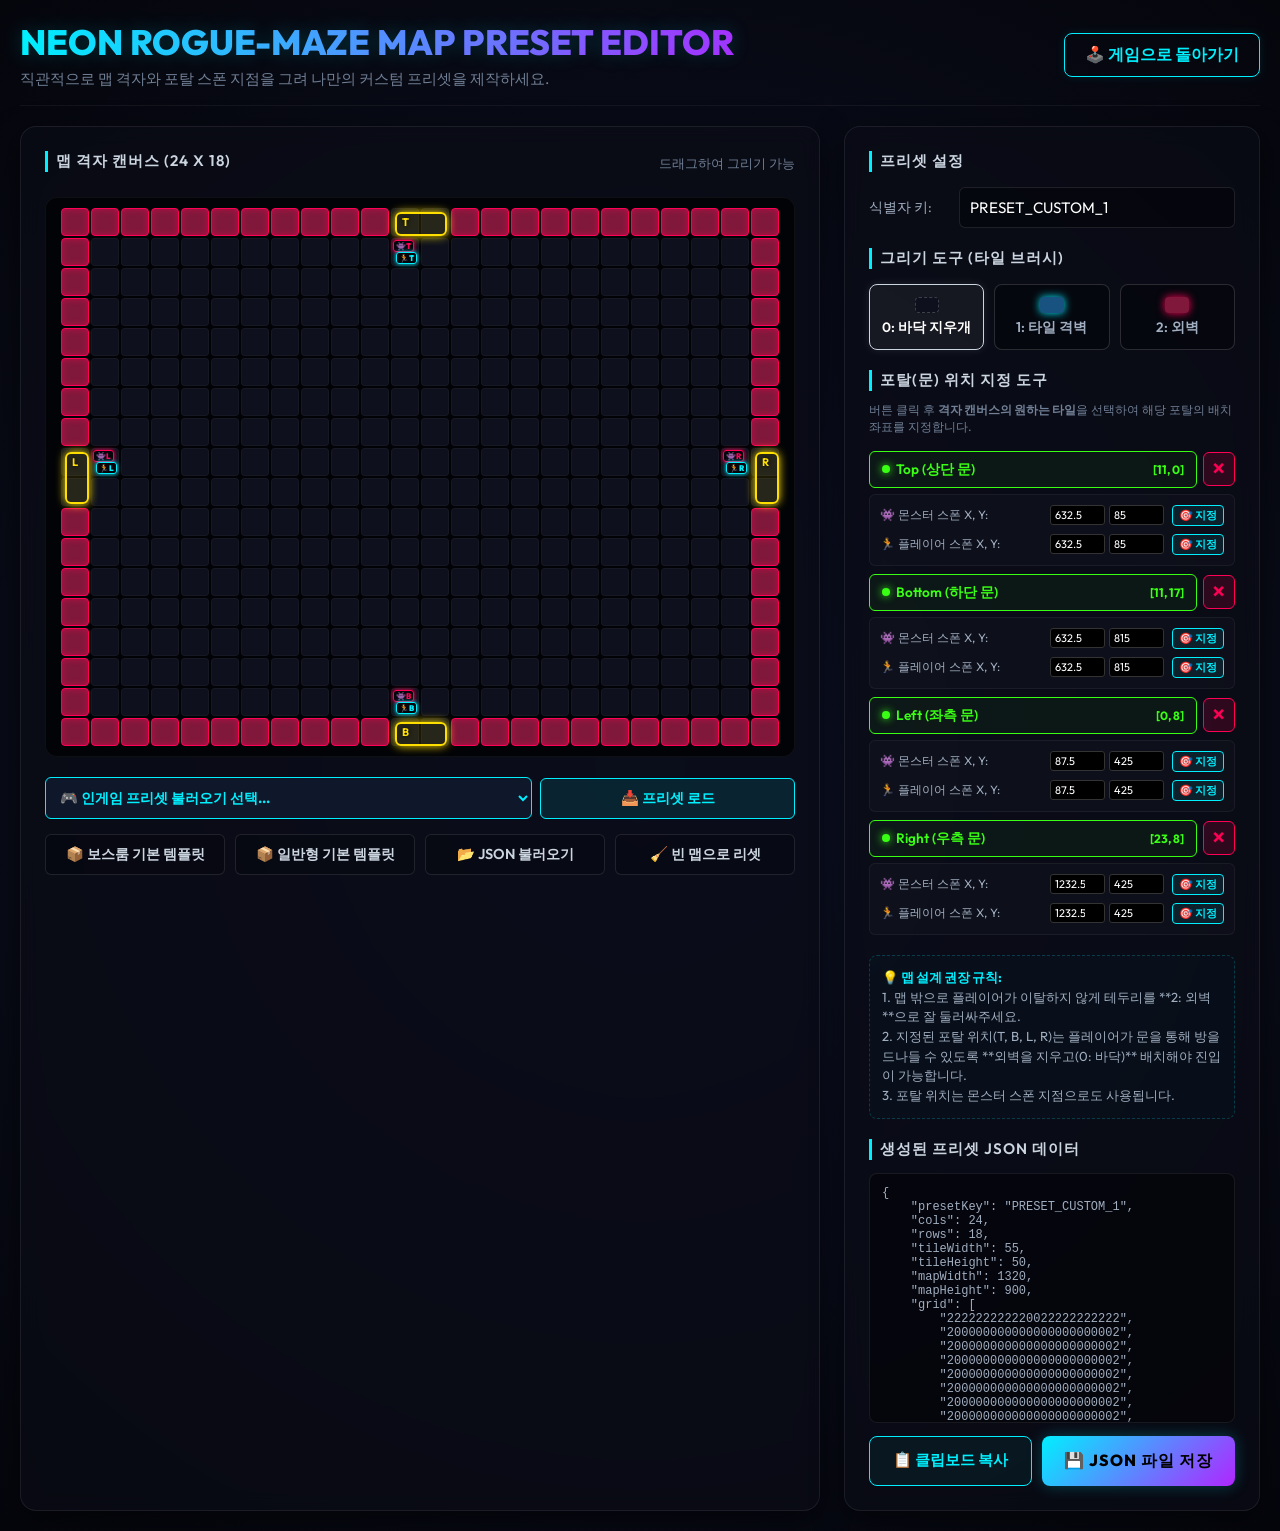
<file: map_editor.html>
<!DOCTYPE html>
<html lang="ko">
<head>
    <meta charset="UTF-8">
    <meta name="viewport" content="width=device-width, initial-scale=1.0">
    <title>Neon Rogue-Maze: 맵 프리셋 에디터</title>
    <!-- 고급 현대적인 타이포그래피 Google Font 적용 -->
    <link href="https://fonts.googleapis.com/css2?family=Outfit:wght@300;400;600;800&display=swap" rel="stylesheet">
    <style>
        :root {
            --bg-dark: #05060c;
            --panel-bg: rgba(10, 12, 22, 0.7);
            --border-glow: rgba(0, 240, 255, 0.2);
            --neon-blue: #00f0ff;
            --neon-pink: #ff0055;
            --neon-purple: #b026ff;
            --neon-green: #39ff14;
            --neon-yellow: #ffdf00;
            --tile-empty: #0e111d;
            --tile-wall: #185280;
            --tile-outer: #80183b;
        }

        * {
            box-sizing: border-box;
            font-family: 'Outfit', sans-serif;
        }

        body {
            background-color: var(--bg-dark);
            color: #ffffff;
            margin: 0;
            padding: 20px;
            display: flex;
            flex-direction: column;
            align-items: center;
            min-height: 100vh;
            overflow-x: hidden;
            background-image: radial-gradient(circle at 50% 50%, #0d1127 0%, #05060c 100%);
        }

        /* 스크롤바 커스텀 */
        ::-webkit-scrollbar {
            width: 8px;
            height: 8px;
        }
        ::-webkit-scrollbar-track {
            background: rgba(0, 0, 0, 0.2);
        }
        ::-webkit-scrollbar-thumb {
            background: rgba(0, 240, 255, 0.3);
            border-radius: 4px;
        }
        ::-webkit-scrollbar-thumb:hover {
            background: rgba(0, 240, 255, 0.6);
        }

        header {
            width: 100%;
            max-width: 1400px;
            display: flex;
            justify-content: space-between;
            align-items: center;
            margin-bottom: 20px;
            border-bottom: 1px solid rgba(255, 255, 255, 0.05);
            padding-bottom: 15px;
        }

        .title-area h1 {
            margin: 0;
            font-size: 2.2rem;
            font-weight: 800;
            background: linear-gradient(90deg, var(--neon-blue), var(--neon-purple));
            -webkit-background-clip: text;
            background-clip: text;
            -webkit-text-fill-color: transparent;
            text-shadow: 0 0 20px rgba(0, 240, 255, 0.2);
        }

        .title-area p {
            margin: 5px 0 0 0;
            color: #718096;
            font-size: 0.95rem;
        }

        .nav-btn {
            background: transparent;
            border: 1px solid var(--neon-blue);
            color: var(--neon-blue);
            padding: 10px 20px;
            border-radius: 8px;
            cursor: pointer;
            font-weight: 600;
            text-decoration: none;
            transition: all 0.25s ease;
            box-shadow: 0 0 10px rgba(0, 240, 255, 0.1);
        }

        .nav-btn:hover {
            background: var(--neon-blue);
            color: #000000;
            box-shadow: 0 0 15px rgba(0, 240, 255, 0.4);
        }

        .main-layout {
            display: flex;
            gap: 24px;
            width: 100%;
            max-width: 1400px;
            flex-wrap: wrap;
        }

        .editor-container {
            flex: 2;
            min-width: 800px;
            background: var(--panel-bg);
            border: 1px solid rgba(255, 255, 255, 0.08);
            border-radius: 16px;
            padding: 24px;
            backdrop-filter: blur(10px);
            box-shadow: 0 10px 30px rgba(0, 0, 0, 0.5);
            display: flex;
            flex-direction: column;
            gap: 20px;
        }

        .sidebar {
            flex: 1;
            min-width: 350px;
            background: var(--panel-bg);
            border: 1px solid rgba(255, 255, 255, 0.08);
            border-radius: 16px;
            padding: 24px;
            backdrop-filter: blur(10px);
            box-shadow: 0 10px 30px rgba(0, 0, 0, 0.5);
            display: flex;
            flex-direction: column;
            gap: 20px;
        }

        /* 컨트롤 및 도구 모음 */
        .tool-section {
            display: flex;
            flex-direction: column;
            gap: 10px;
        }

        .section-title {
            font-size: 0.95rem;
            font-weight: 600;
            color: #cbd5e0;
            text-transform: uppercase;
            letter-spacing: 1px;
            border-left: 3px solid var(--neon-blue);
            padding-left: 8px;
            margin-bottom: 5px;
        }

        .preset-name-row {
            display: flex;
            gap: 10px;
            align-items: center;
        }

        .preset-name-row input {
            flex: 1;
            background: rgba(0, 0, 0, 0.3);
            border: 1px solid rgba(255, 255, 255, 0.1);
            color: #ffffff;
            padding: 10px;
            border-radius: 6px;
            font-size: 0.95rem;
            outline: none;
            transition: border-color 0.25s;
        }

        .preset-name-row input:focus {
            border-color: var(--neon-blue);
            box-shadow: 0 0 10px rgba(0, 240, 255, 0.2);
        }

        .brush-buttons {
            display: grid;
            grid-template-columns: repeat(3, 1fr);
            gap: 10px;
        }

        .brush-btn {
            background: rgba(0, 0, 0, 0.3);
            border: 1px solid rgba(255, 255, 255, 0.15);
            color: #a0aec0;
            padding: 12px;
            border-radius: 8px;
            cursor: pointer;
            display: flex;
            flex-direction: column;
            align-items: center;
            gap: 5px;
            font-weight: 600;
            font-size: 0.85rem;
            transition: all 0.2s;
        }

        .brush-btn:hover {
            border-color: #cbd5e0;
            color: #ffffff;
        }

        .brush-btn.active[data-type="0"] {
            border-color: #cbd5e0;
            background: rgba(255, 255, 255, 0.05);
            color: #ffffff;
            box-shadow: 0 0 10px rgba(255, 255, 255, 0.1);
        }

        .brush-btn.active[data-type="1"] {
            border-color: var(--neon-blue);
            background: rgba(0, 240, 255, 0.1);
            color: var(--neon-blue);
            box-shadow: 0 0 10px rgba(0, 240, 255, 0.2);
        }

        .brush-btn.active[data-type="2"] {
            border-color: var(--neon-pink);
            background: rgba(255, 0, 85, 0.1);
            color: var(--neon-pink);
            box-shadow: 0 0 10px rgba(255, 0, 85, 0.2);
        }

        .brush-color-preview {
            width: 24px;
            height: 16px;
            border-radius: 4px;
        }
        .brush-color-preview.tile-0 { background-color: var(--tile-empty); border: 1px dashed rgba(255,255,255,0.2); }
        .brush-color-preview.tile-1 { background-color: var(--tile-wall); box-shadow: 0 0 8px var(--neon-blue); }
        .brush-color-preview.tile-2 { background-color: var(--tile-outer); box-shadow: 0 0 8px var(--neon-pink); }

                /* 포탈 모드 버튼 */
        .portal-buttons {
            display: flex;
            flex-direction: column;
            gap: 8px;
        }

        .portal-row {
            display: flex;
            gap: 6px;
            align-items: center;
        }

        .portal-btn {
            flex: 1;
            background: rgba(0, 0, 0, 0.3);
            border: 1px solid rgba(255, 255, 255, 0.1);
            color: #a0aec0;
            padding: 8px 12px;
            border-radius: 6px;
            cursor: pointer;
            font-size: 0.85rem;
            font-weight: 600;
            display: flex;
            align-items: center;
            justify-content: flex-start;
            gap: 6px;
            transition: all 0.2s;
        }

        .portal-btn:hover {
            border-color: var(--neon-purple);
            color: #ffffff;
        }

        .portal-btn.active {
            border-color: var(--neon-purple);
            background: rgba(176, 38, 255, 0.15);
            color: #ffffff;
            box-shadow: 0 0 10px rgba(176, 38, 255, 0.3);
        }

        .portal-btn.assigned {
            border-color: var(--neon-green);
            color: var(--neon-green);
            background: rgba(57, 255, 20, 0.05);
        }

        .portal-btn.assigned .portal-indicator {
            background-color: var(--neon-green) !important;
            box-shadow: 0 0 8px var(--neon-green);
        }

        .portal-delete-btn {
            background: rgba(255, 0, 85, 0.15);
            border: 1px solid var(--neon-pink);
            color: var(--neon-pink);
            width: 32px;
            height: 34px;
            border-radius: 6px;
            cursor: pointer;
            display: flex;
            align-items: center;
            justify-content: center;
            font-weight: bold;
            font-size: 0.85rem;
            transition: all 0.2s;
        }

        .portal-delete-btn:hover {
            background: var(--neon-pink);
            color: #000000;
            box-shadow: 0 0 10px rgba(255, 0, 85, 0.4);
        }

        .portal-status-label {
            font-size: 0.75rem;
            color: #718096;
            margin-left: auto;
            font-weight: bold;
        }

        .portal-indicator {
            width: 8px;
            height: 8px;
            border-radius: 50%;
            background-color: var(--neon-yellow);
        }

        /* 그리드 보드 */
        .grid-wrapper {
            width: 100%;
            overflow: auto;
            border: 1px solid rgba(255, 255, 255, 0.05);
            background: #020306;
            border-radius: 12px;
            padding: 10px;
            display: flex;
            justify-content: center;
        }

        #grid-board {
            display: grid;
            grid-template-columns: repeat(24, 28px);
            grid-template-rows: repeat(18, 28px);
            gap: 2px;
            user-select: none;
        }

        .grid-cell {
            width: 28px;
            height: 28px;
            background-color: var(--tile-empty);
            border: 1px solid rgba(255, 255, 255, 0.03);
            border-radius: 4px;
            cursor: pointer;
            transition: background-color 0.1s, box-shadow 0.1s;
            position: relative;
            display: flex;
            align-items: center;
            justify-content: center;
            font-size: 10px;
            font-weight: 800;
            color: rgba(255, 255, 255, 0.3);
        }

        .grid-cell:hover {
            border-color: rgba(255, 255, 255, 0.3);
        }

        /* 타일 상태별 스타일 */
        .grid-cell[data-val="1"] {
            background-color: var(--tile-wall);
            border-color: var(--neon-blue);
            box-shadow: inset 0 0 6px rgba(0, 240, 255, 0.5);
        }

        .grid-cell[data-val="2"] {
            background-color: var(--tile-outer);
            border-color: var(--neon-pink);
            box-shadow: inset 0 0 6px rgba(255, 0, 85, 0.5);
        }

        /* 포탈이 지정된 셀 오버레이 (2칸 영역 둥근 직사각형 확장) */
        .grid-cell.has-portal-top::after,
        .grid-cell.has-portal-bottom::after {
            content: '';
            position: absolute;
            top: 10%;
            left: 10%;
            width: calc(180% + 2px);
            height: 80%;
            border: 2px solid var(--neon-yellow);
            border-radius: 6px;
            box-shadow: 0 0 10px var(--neon-yellow);
            pointer-events: none;
            z-index: 2;
            background: rgba(255, 223, 0, 0.1);
        }

        .grid-cell.has-portal-left::after,
        .grid-cell.has-portal-right::after {
            content: '';
            position: absolute;
            top: 10%;
            left: 10%;
            width: 80%;
            height: calc(180% + 2px);
            border: 2px solid var(--neon-yellow);
            border-radius: 6px;
            box-shadow: 0 0 10px var(--neon-yellow);
            pointer-events: none;
            z-index: 2;
            background: rgba(255, 223, 0, 0.1);
        }

        .grid-cell.has-portal-top::before { content: 'T'; position: absolute; font-size: 11px; color: var(--neon-yellow); font-weight: bold; text-shadow: 0 0 5px #000; z-index: 3; }
        .grid-cell.has-portal-bottom::before { content: 'B'; position: absolute; font-size: 11px; color: var(--neon-yellow); font-weight: bold; text-shadow: 0 0 5px #000; z-index: 3; }
        .grid-cell.has-portal-left::before { content: 'L'; position: absolute; font-size: 11px; color: var(--neon-yellow); font-weight: bold; text-shadow: 0 0 5px #000; z-index: 3; }
        .grid-cell.has-portal-right::before { content: 'R'; position: absolute; font-size: 11px; color: var(--neon-yellow); font-weight: bold; text-shadow: 0 0 5px #000; z-index: 3; }

        /* 스폰 마커 오버레이 배지 스타일 */
        .spawn-marker {
            position: absolute;
            font-size: 8px;
            font-weight: 900;
            pointer-events: none;
            z-index: 5;
            background: rgba(5, 6, 12, 0.95);
            border: 1px solid;
            border-radius: 3px;
            padding: 1px 2px;
            line-height: 1;
        }
        .spawn-marker.monster {
            color: #ff0055;
            border-color: #ff0055;
            box-shadow: 0 0 4px #ff0055;
            top: 1px;
            left: 1px;
        }
        .spawn-marker.player {
            color: #00f0ff;
            border-color: #00f0ff;
            box-shadow: 0 0 4px #00f0ff;
            bottom: 1px;
            right: 1px;
        }

        /* 위치 지정 단추 스타일 */
        .spawn-pick-btn {
            background: rgba(0, 240, 255, 0.08);
            border: 1px solid var(--neon-blue);
            color: var(--neon-blue);
            padding: 2px 6px;
            border-radius: 4px;
            cursor: pointer;
            font-size: 0.68rem;
            font-weight: bold;
            transition: all 0.2s;
            margin-left: 4px;
            white-space: nowrap;
            outline: none;
        }
        .spawn-pick-btn:hover {
            background: var(--neon-blue);
            color: #000;
            box-shadow: 0 0 6px var(--neon-blue);
        }
        .spawn-pick-btn.active {
            background: var(--neon-pink);
            border-color: var(--neon-pink);
            color: #000;
            box-shadow: 0 0 8px var(--neon-pink);
        }

        /* 하단 유틸 버튼 */
        .util-buttons {
            display: flex;
            gap: 10px;
        }

        .util-btn {
            flex: 1;
            background: rgba(0, 0, 0, 0.2);
            border: 1px solid rgba(255, 255, 255, 0.1);
            color: #cbd5e0;
            padding: 10px;
            border-radius: 6px;
            cursor: pointer;
            font-weight: 600;
            font-size: 0.9rem;
            transition: all 0.2s;
        }

        .util-btn:hover {
            background: rgba(255, 255, 255, 0.05);
            color: #ffffff;
            border-color: rgba(255, 255, 255, 0.2);
        }

        .util-btn.danger:hover {
            border-color: var(--neon-pink);
            color: var(--neon-pink);
            background: rgba(255, 0, 85, 0.05);
        }

        /* JSON 미리보기 및 액션 */
        .json-preview-area {
            display: flex;
            flex-direction: column;
            gap: 8px;
            flex: 1;
        }

        .json-preview-area textarea {
            width: 100%;
            flex: 1;
            min-height: 250px;
            background: rgba(0, 0, 0, 0.4);
            border: 1px solid rgba(255, 255, 255, 0.08);
            border-radius: 8px;
            color: #a0aec0;
            font-family: monospace;
            font-size: 0.75rem;
            padding: 12px;
            resize: none;
            outline: none;
            transition: border-color 0.25s;
        }

        .json-preview-area textarea:focus {
            border-color: var(--neon-blue);
        }

        .action-btn {
            background: linear-gradient(135deg, var(--neon-blue), var(--neon-purple));
            color: #000000;
            border: none;
            padding: 14px;
            border-radius: 8px;
            cursor: pointer;
            font-weight: 800;
            font-size: 1rem;
            text-transform: uppercase;
            letter-spacing: 1px;
            box-shadow: 0 0 15px rgba(0, 240, 255, 0.25);
            transition: all 0.25s;
        }

        .action-btn:hover {
            box-shadow: 0 0 25px rgba(0, 240, 255, 0.5);
            transform: translateY(-1px);
        }

        .action-btn:active {
            transform: translateY(1px);
        }

        .secondary-btn {
            background: rgba(0, 240, 255, 0.05);
            border: 1px solid var(--neon-blue);
            color: var(--neon-blue);
            padding: 12px;
            border-radius: 8px;
            cursor: pointer;
            font-weight: 700;
            font-size: 0.95rem;
            transition: all 0.2s;
        }

        .secondary-btn:hover {
            background: var(--neon-blue);
            color: #000000;
            box-shadow: 0 0 15px rgba(0, 240, 255, 0.3);
        }

        /* 도움말 가이드 */
        .guide-box {
            background: rgba(0, 240, 255, 0.02);
            border: 1px dashed rgba(0, 240, 255, 0.2);
            border-radius: 8px;
            padding: 12px;
            font-size: 0.82rem;
            color: #a0aec0;
            line-height: 1.5;
        }

        .guide-box strong {
            color: var(--neon-blue);
        }

        /* 알림 플로팅 텍스트 */
        .toast {
            position: fixed;
            bottom: 30px;
            left: 50%;
            transform: translateX(-50%) translateY(20px);
            background: rgba(5, 6, 12, 0.95);
            border: 1px solid var(--neon-green);
            color: var(--neon-green);
            padding: 12px 24px;
            border-radius: 8px;
            font-size: 0.9rem;
            font-weight: 600;
            box-shadow: 0 0 20px rgba(57, 255, 20, 0.25);
            opacity: 0;
            transition: all 0.3s ease;
            z-index: 1000;
            pointer-events: none;
        }

        .toast.show {
            transform: translateX(-50%) translateY(0);
            opacity: 1;
        }
    </style>
</head>
<body>

    <header>
        <div class="title-area">
            <h1>NEON ROGUE-MAZE MAP PRESET EDITOR</h1>
            <p>직관적으로 맵 격자와 포탈 스폰 지점을 그려 나만의 커스텀 프리셋을 제작하세요.</p>
        </div>
        <a href="index.html" class="nav-btn">🕹️ 게임으로 돌아가기</a>
    </header>

    <div class="main-layout">
        <!-- 메인 편집 영역 -->
        <div class="editor-container">
            <div style="display: flex; justify-content: space-between; align-items: center;">
                <div class="section-title">맵 격자 캔버스 (24 x 18)</div>
                <div style="font-size: 0.8rem; color: #718096;">드래그하여 그리기 가능</div>
            </div>

            <!-- 그리드 보드 -->
            <div class="grid-wrapper">
                <div id="grid-board"></div>
            </div>

            <!-- 유틸리티 버튼 -->
            <div class="util-buttons" style="flex-wrap: wrap;">
                <div style="display: flex; gap: 8px; width: 100%; align-items: center; margin-bottom: 5px;">
                    <select id="select-game-preset" class="util-btn" style="flex: 2; background: #0f172a; border-color: var(--neon-blue); color: var(--neon-blue); font-weight: bold; outline: none;">
                        <option value="">🎮 인게임 프리셋 불러오기 선택...</option>
                        <option value="PRESET_SIZE_NORMAL">🏛️ PRESET_SIZE_NORMAL (일반 룸)</option>
                        <option value="PRESET_SIZE_MIDDLE">🏟️ PRESET_SIZE_MIDDLE (중형 룸)</option>
                        <option value="PRESET_SIZE_BOSS">👑 PRESET_SIZE_BOSS (보스 룸)</option>
                        <option value="PRESET_LINE">🛤️ PRESET_LINE (일자 통로)</option>
                        <option value="PRESET_WINDOW">🪟 PRESET_WINDOW (창문형 룸)</option>
                        <option value="PRESET_U_SHAPE">🧲 PRESET_U_SHAPE (U자형 룸)</option>
                        <option value="PRESET_CROSS">➕ PRESET_CROSS (십자형 룸)</option>
                    </select>
                    <button id="btn-load-ingame-preset" class="util-btn" style="flex: 1; border-color: var(--neon-blue); color: var(--neon-blue); background: rgba(0,240,255,0.1); white-space: nowrap;">📥 프리셋 로드</button>
                </div>
                <button id="btn-load-template" class="util-btn">📦 보스룸 기본 템플릿</button>
                <button id="btn-load-normal-template" class="util-btn">📦 일반형 기본 템플릿</button>
                <button id="btn-load-json-file" class="util-btn">📂 JSON 불러오기</button>
                <button id="btn-clear-map" class="util-btn danger">🧹 빈 맵으로 리셋</button>
                <input type="file" id="input-load-file" accept=".json" style="display: none;">
            </div>
        </div>

        <!-- 사이드바 제어 패널 -->
        <div class="sidebar">
            <!-- 프리셋 이름 설정 -->
            <div class="tool-section">
                <div class="section-title">프리셋 설정</div>
                <div class="preset-name-row">
                    <label for="input-preset-key" style="font-size: 0.85rem; color: #a0aec0; width: 80px;">식별자 키:</label>
                    <input type="text" id="input-preset-key" value="PRESET_CUSTOM_1" placeholder="예: PRESET_MY_MAP">
                </div>
            </div>

            <!-- 타일 브러시 도구 -->
            <div class="tool-section">
                <div class="section-title">그리기 도구 (타일 브러시)</div>
                <div class="brush-buttons">
                    <button class="brush-btn active" data-type="0">
                        <div class="brush-color-preview tile-0"></div>
                        <span>0: 바닥 지우개</span>
                    </button>
                    <button class="brush-btn" data-type="1">
                        <div class="brush-color-preview tile-1"></div>
                        <span>1: 타일 격벽</span>
                    </button>
                    <button class="brush-btn" data-type="2">
                        <div class="brush-color-preview tile-2"></div>
                        <span>2: 외벽</span>
                    </button>
                </div>
            </div>

            <!-- 포탈 스폰 지정 도구 -->
            <div class="tool-section">
                <div class="section-title">포탈(문) 위치 지정 도구</div>
                <p style="font-size: 0.78rem; color: #718096; margin: -5px 0 5px 0; line-height: 1.4;">
                    버튼 클릭 후 <strong>격자 캔버스의 원하는 타일</strong>을 선택하여 해당 포탈의 배치 좌표를 지정합니다.
                </p>
                <div class="portal-buttons">
                    <!-- Top Portal -->
                    <div class="portal-row-container" id="portal-container-top">
                        <div class="portal-row">
                            <button class="portal-btn" data-dir="top">
                                <span class="portal-indicator"></span>
                                <span>Top (상단 문)</span>
                                <span class="portal-status-label" id="status-top">미지정</span>
                            </button>
                            <button class="portal-delete-btn" data-dir="top" title="포탈 제거">✕</button>
                        </div>
                        <div class="portal-spawn-settings hidden" id="spawn-settings-top" style="margin-top: 6px; padding: 10px; background: rgba(255,255,255,0.02); border: 1px solid rgba(255,255,255,0.05); border-radius: 6px; display: flex; flex-direction: column; gap: 8px;">
                            <div style="display: flex; align-items: center; justify-content: space-between; font-size: 0.75rem; color: #a0aec0;">
                                <span>👾 몬스터 스폰 X, Y:</span>
                                <div style="display: flex; gap: 4px; align-items: center;">
                                    <input type="number" id="input-spawn-monster-x-top" style="width: 55px; background: #000; border: 1px solid #333; color: #fff; font-size: 11px; padding: 2px 4px; border-radius: 3px;" placeholder="X">
                                    <input type="number" id="input-spawn-monster-y-top" style="width: 55px; background: #000; border: 1px solid #333; color: #fff; font-size: 11px; padding: 2px 4px; border-radius: 3px;" placeholder="Y">
                                    <button class="spawn-pick-btn" data-dir="top" data-type="monster" title="그리드 보드에서 클릭하여 위치를 지정합니다.">🎯 지정</button>
                                </div>
                            </div>
                            <div style="display: flex; align-items: center; justify-content: space-between; font-size: 0.75rem; color: #a0aec0;">
                                <span>🏃 플레이어 스폰 X, Y:</span>
                                <div style="display: flex; gap: 4px; align-items: center;">
                                    <input type="number" id="input-spawn-player-x-top" style="width: 55px; background: #000; border: 1px solid #333; color: #fff; font-size: 11px; padding: 2px 4px; border-radius: 3px;" placeholder="X">
                                    <input type="number" id="input-spawn-player-y-top" style="width: 55px; background: #000; border: 1px solid #333; color: #fff; font-size: 11px; padding: 2px 4px; border-radius: 3px;" placeholder="Y">
                                    <button class="spawn-pick-btn" data-dir="top" data-type="player" title="그리드 보드에서 클릭하여 위치를 지정합니다.">🎯 지정</button>
                                </div>
                            </div>
                        </div>
                    </div>
                    <!-- Bottom Portal -->
                    <div class="portal-row-container" id="portal-container-bottom">
                        <div class="portal-row">
                            <button class="portal-btn" data-dir="bottom">
                                <span class="portal-indicator"></span>
                                <span>Bottom (하단 문)</span>
                                <span class="portal-status-label" id="status-bottom">미지정</span>
                            </button>
                            <button class="portal-delete-btn" data-dir="bottom" title="포탈 제거">✕</button>
                        </div>
                        <div class="portal-spawn-settings hidden" id="spawn-settings-bottom" style="margin-top: 6px; padding: 10px; background: rgba(255,255,255,0.02); border: 1px solid rgba(255,255,255,0.05); border-radius: 6px; display: flex; flex-direction: column; gap: 8px;">
                            <div style="display: flex; align-items: center; justify-content: space-between; font-size: 0.75rem; color: #a0aec0;">
                                <span>👾 몬스터 스폰 X, Y:</span>
                                <div style="display: flex; gap: 4px; align-items: center;">
                                    <input type="number" id="input-spawn-monster-x-bottom" style="width: 55px; background: #000; border: 1px solid #333; color: #fff; font-size: 11px; padding: 2px 4px; border-radius: 3px;" placeholder="X">
                                    <input type="number" id="input-spawn-monster-y-bottom" style="width: 55px; background: #000; border: 1px solid #333; color: #fff; font-size: 11px; padding: 2px 4px; border-radius: 3px;" placeholder="Y">
                                    <button class="spawn-pick-btn" data-dir="bottom" data-type="monster" title="그리드 보드에서 클릭하여 위치를 지정합니다.">🎯 지정</button>
                                </div>
                            </div>
                            <div style="display: flex; align-items: center; justify-content: space-between; font-size: 0.75rem; color: #a0aec0;">
                                <span>🏃 플레이어 스폰 X, Y:</span>
                                <div style="display: flex; gap: 4px; align-items: center;">
                                    <input type="number" id="input-spawn-player-x-bottom" style="width: 55px; background: #000; border: 1px solid #333; color: #fff; font-size: 11px; padding: 2px 4px; border-radius: 3px;" placeholder="X">
                                    <input type="number" id="input-spawn-player-y-bottom" style="width: 55px; background: #000; border: 1px solid #333; color: #fff; font-size: 11px; padding: 2px 4px; border-radius: 3px;" placeholder="Y">
                                    <button class="spawn-pick-btn" data-dir="bottom" data-type="player" title="그리드 보드에서 클릭하여 위치를 지정합니다.">🎯 지정</button>
                                </div>
                            </div>
                        </div>
                    </div>
                    <!-- Left Portal -->
                    <div class="portal-row-container" id="portal-container-left">
                        <div class="portal-row">
                            <button class="portal-btn" data-dir="left">
                                <span class="portal-indicator"></span>
                                <span>Left (좌측 문)</span>
                                <span class="portal-status-label" id="status-left">미지정</span>
                            </button>
                            <button class="portal-delete-btn" data-dir="left" title="포탈 제거">✕</button>
                        </div>
                        <div class="portal-spawn-settings hidden" id="spawn-settings-left" style="margin-top: 6px; padding: 10px; background: rgba(255,255,255,0.02); border: 1px solid rgba(255,255,255,0.05); border-radius: 6px; display: flex; flex-direction: column; gap: 8px;">
                            <div style="display: flex; align-items: center; justify-content: space-between; font-size: 0.75rem; color: #a0aec0;">
                                <span>👾 몬스터 스폰 X, Y:</span>
                                <div style="display: flex; gap: 4px; align-items: center;">
                                    <input type="number" id="input-spawn-monster-x-left" style="width: 55px; background: #000; border: 1px solid #333; color: #fff; font-size: 11px; padding: 2px 4px; border-radius: 3px;" placeholder="X">
                                    <input type="number" id="input-spawn-monster-y-left" style="width: 55px; background: #000; border: 1px solid #333; color: #fff; font-size: 11px; padding: 2px 4px; border-radius: 3px;" placeholder="Y">
                                    <button class="spawn-pick-btn" data-dir="left" data-type="monster" title="그리드 보드에서 클릭하여 위치를 지정합니다.">🎯 지정</button>
                                </div>
                            </div>
                            <div style="display: flex; align-items: center; justify-content: space-between; font-size: 0.75rem; color: #a0aec0;">
                                <span>🏃 플레이어 스폰 X, Y:</span>
                                <div style="display: flex; gap: 4px; align-items: center;">
                                    <input type="number" id="input-spawn-player-x-left" style="width: 55px; background: #000; border: 1px solid #333; color: #fff; font-size: 11px; padding: 2px 4px; border-radius: 3px;" placeholder="X">
                                    <input type="number" id="input-spawn-player-y-left" style="width: 55px; background: #000; border: 1px solid #333; color: #fff; font-size: 11px; padding: 2px 4px; border-radius: 3px;" placeholder="Y">
                                    <button class="spawn-pick-btn" data-dir="left" data-type="player" title="그리드 보드에서 클릭하여 위치를 지정합니다.">🎯 지정</button>
                                </div>
                            </div>
                        </div>
                    </div>
                    <!-- Right Portal -->
                    <div class="portal-row-container" id="portal-container-right">
                        <div class="portal-row">
                            <button class="portal-btn" data-dir="right">
                                <span class="portal-indicator"></span>
                                <span>Right (우측 문)</span>
                                <span class="portal-status-label" id="status-right">미지정</span>
                            </button>
                            <button class="portal-delete-btn" data-dir="right" title="포탈 제거">✕</button>
                        </div>
                        <div class="portal-spawn-settings hidden" id="spawn-settings-right" style="margin-top: 6px; padding: 10px; background: rgba(255,255,255,0.02); border: 1px solid rgba(255,255,255,0.05); border-radius: 6px; display: flex; flex-direction: column; gap: 8px;">
                            <div style="display: flex; align-items: center; justify-content: space-between; font-size: 0.75rem; color: #a0aec0;">
                                <span>👾 몬스터 스폰 X, Y:</span>
                                <div style="display: flex; gap: 4px; align-items: center;">
                                    <input type="number" id="input-spawn-monster-x-right" style="width: 55px; background: #000; border: 1px solid #333; color: #fff; font-size: 11px; padding: 2px 4px; border-radius: 3px;" placeholder="X">
                                    <input type="number" id="input-spawn-monster-y-right" style="width: 55px; background: #000; border: 1px solid #333; color: #fff; font-size: 11px; padding: 2px 4px; border-radius: 3px;" placeholder="Y">
                                    <button class="spawn-pick-btn" data-dir="right" data-type="monster" title="그리드 보드에서 클릭하여 위치를 지정합니다.">🎯 지정</button>
                                </div>
                            </div>
                            <div style="display: flex; align-items: center; justify-content: space-between; font-size: 0.75rem; color: #a0aec0;">
                                <span>🏃 플레이어 스폰 X, Y:</span>
                                <div style="display: flex; gap: 4px; align-items: center;">
                                    <input type="number" id="input-spawn-player-x-right" style="width: 55px; background: #000; border: 1px solid #333; color: #fff; font-size: 11px; padding: 2px 4px; border-radius: 3px;" placeholder="X">
                                    <input type="number" id="input-spawn-player-y-right" style="width: 55px; background: #000; border: 1px solid #333; color: #fff; font-size: 11px; padding: 2px 4px; border-radius: 3px;" placeholder="Y">
                                    <button class="spawn-pick-btn" data-dir="right" data-type="player" title="그리드 보드에서 클릭하여 위치를 지정합니다.">🎯 지정</button>
                                </div>
                            </div>
                        </div>
                    </div>
                </div>
            </div>

            <!-- 도움말 -->
            <div class="guide-box">
                💡 <strong>맵 설계 권장 규칙:</strong><br>
                1. 맵 밖으로 플레이어가 이탈하지 않게 테두리를 **2: 외벽**으로 잘 둘러싸주세요.<br>
                2. 지정된 포탈 위치(T, B, L, R)는 플레이어가 문을 통해 방을 드나들 수 있도록 **외벽을 지우고(0: 바닥)** 배치해야 진입이 가능합니다.<br>
                3. 포탈 위치는 몬스터 스폰 지점으로도 사용됩니다.
            </div>

            <!-- JSON 내보내기 영역 -->
            <div class="json-preview-area">
                <div class="section-title">생성된 프리셋 JSON 데이터</div>
                <textarea id="json-output" readonly></textarea>
                <div style="display: flex; gap: 10px; margin-top: 5px;">
                    <button id="btn-copy-json" class="secondary-btn" style="flex: 1;">📋 클립보드 복사</button>
                    <button id="btn-download-json" class="action-btn" style="flex: 1.2;">💾 JSON 파일 저장</button>
                </div>
            </div>
        </div>
    </div>

    <!-- 플로팅 토스트 알림 -->
    <div id="toast-notification" class="toast">성공적으로 복사되었습니다.</div>

    <script src="js/map.js"></script>
    <script>
        const COLS = 24;
        const ROWS = 18;

        // 맵 상태 데이터 (0: 바닥, 1: 격벽, 2: 외벽)
        let mapData = Array.from({ length: ROWS }, () => Array(COLS).fill(0));

        // 포탈 스폰 정보 (gridX, gridY 기반이며 x, y 픽셀 값은 자동 환산)
        let portals = {
            top: { gridX: 11, gridY: 0, monsterSpawnX: 632.5, monsterSpawnY: 85, playerSpawnX: 632.5, playerSpawnY: 85 },
            bottom: { gridX: 11, gridY: 17, monsterSpawnX: 632.5, monsterSpawnY: 815, playerSpawnX: 632.5, playerSpawnY: 815 },
            left: { gridX: 0, gridY: 8, monsterSpawnX: 87.5, monsterSpawnY: 425, playerSpawnX: 87.5, playerSpawnY: 425 },
            right: { gridX: 23, gridY: 8, monsterSpawnX: 1232.5, monsterSpawnY: 425, playerSpawnX: 1232.5, playerSpawnY: 425 }
        };

        let currentBrush = 0; // 0, 1, 2
        let currentPortalSelectMode = null; // 'top', 'bottom', 'left', 'right' 중 하나
        let currentSpawnPickMode = null; // { dir, type } ('monster' / 'player')
        let isMouseDown = false;

        const gridBoard = document.getElementById('grid-board');
        const jsonOutput = document.getElementById('json-output');
        const presetKeyInput = document.getElementById('input-preset-key');

        // 초기화
        function init() {
            createGrid();
            loadBossTemplate(); // 기본 템플릿 로드
            setupEventListeners();
            updateJSON();
        }

        // 그리드 엘리먼트 생성
        function createGrid() {
            gridBoard.innerHTML = '';
            for (let r = 0; r < ROWS; r++) {
                for (let c = 0; c < COLS; c++) {
                    const cell = document.createElement('div');
                    cell.className = 'grid-cell';
                    cell.dataset.row = r;
                    cell.dataset.col = c;
                    cell.dataset.val = 0;
                    gridBoard.appendChild(cell);
                }
            }
        }

        // 그리드 UI와 데이터 동기화 갱신
        function refreshGridUI() {
            const cells = document.querySelectorAll('.grid-cell');
            cells.forEach(cell => {
                const r = parseInt(cell.dataset.row);
                const c = parseInt(cell.dataset.col);
                const val = mapData[r][c];
                
                cell.dataset.val = val;
                cell.className = 'grid-cell';

                // 포탈 클래스 부여
                if (portals.top && portals.top.gridX === c && portals.top.gridY === r) cell.classList.add('has-portal-top');
                if (portals.bottom && portals.bottom.gridX === c && portals.bottom.gridY === r) cell.classList.add('has-portal-bottom');
                if (portals.left && portals.left.gridX === c && portals.left.gridY === r) cell.classList.add('has-portal-left');
                if (portals.right && portals.right.gridX === c && portals.right.gridY === r) cell.classList.add('has-portal-right');
            });

            // 기존 스폰 마커 삭제
            document.querySelectorAll('.spawn-marker').forEach(m => m.remove());

            // 스폰 마커 동적 주입
            const dirs = ['top', 'bottom', 'left', 'right'];
            dirs.forEach(dir => {
                const info = portals[dir];
                if (!info) return;

                const initial = dir.charAt(0).toUpperCase(); // T, B, L, R

                // 몬스터 스폰 마커
                if (info.monsterSpawnX !== undefined && info.monsterSpawnY !== undefined) {
                    const mc = Math.round((info.monsterSpawnX - 27.5) / 55);
                    const mr = Math.round((info.monsterSpawnY - 25) / 50);
                    if (mr >= 0 && mr < ROWS && mc >= 0 && mc < COLS) {
                        const cell = document.querySelector(`.grid-cell[data-row="${mr}"][data-col="${mc}"]`);
                        if (cell) {
                            const marker = document.createElement('div');
                            marker.className = 'spawn-marker monster';
                            marker.innerText = `👾${initial}`;
                            cell.appendChild(marker);
                        }
                    }
                }

                // 플레이어 스폰 마커
                if (info.playerSpawnX !== undefined && info.playerSpawnY !== undefined) {
                    const pc = Math.round((info.playerSpawnX - 27.5) / 55);
                    const pr = Math.round((info.playerSpawnY - 25) / 50);
                    if (pr >= 0 && pr < ROWS && pc >= 0 && pc < COLS) {
                        const cell = document.querySelector(`.grid-cell[data-row="${pr}"][data-col="${pc}"]`);
                        if (cell) {
                            const marker = document.createElement('div');
                            marker.className = 'spawn-marker player';
                            marker.innerText = `🏃${initial}`;
                            cell.appendChild(marker);
                        }
                    }
                }
            });

            updatePortalButtonsUI();
        }

        // 포탈 지정 상태 UI 동기화
        function updatePortalButtonsUI() {
            const directions = ['top', 'bottom', 'left', 'right'];
            directions.forEach(dir => {
                const btn = document.querySelector(`.portal-btn[data-dir="${dir}"]`);
                const label = document.getElementById(`status-${dir}`);
                const settingsPanel = document.getElementById(`spawn-settings-${dir}`);
                if (!btn || !label) return;
                
                if (portals[dir]) {
                    btn.classList.add('assigned');
                    label.innerText = `[${portals[dir].gridX}, ${portals[dir].gridY}]`;
                    label.style.color = '#39ff14'; // 네온그린
                    
                    if (settingsPanel) {
                        settingsPanel.classList.remove('hidden');
                        
                        // 인풋 값 바인딩
                        document.getElementById(`input-spawn-monster-x-${dir}`).value = portals[dir].monsterSpawnX !== undefined ? portals[dir].monsterSpawnX : '';
                        document.getElementById(`input-spawn-monster-y-${dir}`).value = portals[dir].monsterSpawnY !== undefined ? portals[dir].monsterSpawnY : '';
                        document.getElementById(`input-spawn-player-x-${dir}`).value = portals[dir].playerSpawnX !== undefined ? portals[dir].playerSpawnX : '';
                        document.getElementById(`input-spawn-player-y-${dir}`).value = portals[dir].playerSpawnY !== undefined ? portals[dir].playerSpawnY : '';
                    }
                } else {
                    btn.classList.remove('assigned');
                    label.innerText = `미지정`;
                    label.style.color = '#718096';
                    
                    if (settingsPanel) {
                        settingsPanel.classList.add('hidden');
                    }
                }
            });
        }

        // 보스룸 템플릿 로드 (가장자리 1줄 외벽)
        function loadBossTemplate() {
            mapData = Array.from({ length: ROWS }, () => Array(COLS).fill(0));
            for (let r = 0; r < ROWS; r++) {
                for (let c = 0; c < COLS; c++) {
                    if (r === 0 || r === ROWS - 1 || c === 0 || c === COLS - 1) {
                        mapData[r][c] = 2; // 외벽
                    }
                }
            }
            
            // 포탈 기본값 복원
            portals = {
                top: { gridX: 11, gridY: 0, monsterSpawnX: 632.5, monsterSpawnY: 85, playerSpawnX: 632.5, playerSpawnY: 85 },
                bottom: { gridX: 11, gridY: 17, monsterSpawnX: 632.5, monsterSpawnY: 815, playerSpawnX: 632.5, playerSpawnY: 815 },
                left: { gridX: 0, gridY: 8, monsterSpawnX: 87.5, monsterSpawnY: 425, playerSpawnX: 87.5, playerSpawnY: 425 },
                right: { gridX: 23, gridY: 8, monsterSpawnX: 1232.5, monsterSpawnY: 425, playerSpawnX: 1232.5, playerSpawnY: 425 }
            };

            // 포탈 배치 기본 설정에 외벽 문 구멍 뚫기 (2칸 모두 뚫음)
            if (portals.top) {
                mapData[portals.top.gridY][portals.top.gridX] = 0;
                mapData[portals.top.gridY][portals.top.gridX + 1] = 0;
            }
            if (portals.bottom) {
                mapData[portals.bottom.gridY][portals.bottom.gridX] = 0;
                mapData[portals.bottom.gridY][portals.bottom.gridX + 1] = 0;
            }
            if (portals.left) {
                mapData[portals.left.gridY][portals.left.gridX] = 0;
                mapData[portals.left.gridY + 1][portals.left.gridX] = 0;
            }
            if (portals.right) {
                mapData[portals.right.gridY][portals.right.gridX] = 0;
                mapData[portals.right.gridY + 1][portals.right.gridX] = 0;
            }

            refreshGridUI();
            updateJSON();
        }

        // 일반형 템플릿 로드 (가장자리 외벽 + 일부 내부 장애물 샘플)
        function loadNormalTemplate() {
            mapData = Array.from({ length: ROWS }, () => Array(COLS).fill(0));
            
            // 외벽
            for (let r = 0; r < ROWS; r++) {
                for (let c = 0; c < COLS; c++) {
                    if (r === 0 || r === ROWS - 1 || c === 0 || c === COLS - 1) {
                        mapData[r][c] = 2;
                    }
                }
            }
            
            // 중앙 일부 격벽 장애물 예시 데코
            for (let c = 4; c <= 8; c++) {
                mapData[4][c] = 1;
                mapData[13][c] = 1;
            }
            for (let c = 15; c <= 19; c++) {
                mapData[4][c] = 1;
                mapData[13][c] = 1;
            }

            // 포탈 기본값 복원
            portals = {
                top: { gridX: 11, gridY: 0, monsterSpawnX: 632.5, monsterSpawnY: 85, playerSpawnX: 632.5, playerSpawnY: 85 },
                bottom: { gridX: 11, gridY: 17, monsterSpawnX: 632.5, monsterSpawnY: 815, playerSpawnX: 632.5, playerSpawnY: 815 },
                left: { gridX: 0, gridY: 8, monsterSpawnX: 87.5, monsterSpawnY: 425, playerSpawnX: 87.5, playerSpawnY: 425 },
                right: { gridX: 23, gridY: 8, monsterSpawnX: 1232.5, monsterSpawnY: 425, playerSpawnX: 1232.5, playerSpawnY: 425 }
            };

            // 포탈 통로 구멍 (2칸 모두 뚫음)
            if (portals.top) {
                mapData[portals.top.gridY][portals.top.gridX] = 0;
                mapData[portals.top.gridY][portals.top.gridX + 1] = 0;
            }
            if (portals.bottom) {
                mapData[portals.bottom.gridY][portals.bottom.gridX] = 0;
                mapData[portals.bottom.gridY][portals.bottom.gridX + 1] = 0;
            }
            if (portals.left) {
                mapData[portals.left.gridY][portals.left.gridX] = 0;
                mapData[portals.left.gridY + 1][portals.left.gridX] = 0;
            }
            if (portals.right) {
                mapData[portals.right.gridY][portals.right.gridX] = 0;
                mapData[portals.right.gridY + 1][portals.right.gridX] = 0;
            }

            refreshGridUI();
            updateJSON();
        }

        // 인게임 적용 맵 프리셋(MAP_PRESETS & PORTAL_SPAWN_INFOS) 불러오기 연동
        function loadInGamePreset(presetKey) {
            if (!presetKey || typeof MAP_PRESETS === 'undefined' || !MAP_PRESETS[presetKey]) {
                showToast("불러올 올바른 게임 프리셋을 선택해주세요.");
                return;
            }

            const origLines = MAP_PRESETS[presetKey];
            const origRows = origLines.length; // 30
            const origCols = origLines[0] ? origLines[0].length : 40; // 40

            mapData = Array.from({ length: ROWS }, () => Array(COLS).fill(0));

            for (let r = 0; r < ROWS; r++) {
                for (let c = 0; c < COLS; c++) {
                    const mappedR = Math.round(r * (origRows - 1) / (ROWS - 1));
                    const mappedC = Math.round(c * (origCols - 1) / (COLS - 1));
                    const val = parseInt(origLines[mappedR][mappedC]) || 0;
                    mapData[r][c] = val;
                }
            }

            // 포탈 스폰 정보 변환
            const spawnInfo = typeof PORTAL_SPAWN_INFOS !== 'undefined' ? PORTAL_SPAWN_INFOS[presetKey] : null;
            portals = {};

            if (spawnInfo) {
                if (spawnInfo.top) {
                    const gx = Math.round(spawnInfo.top.gridX * (COLS - 1) / (origCols - 1));
                    portals.top = {
                        gridX: Math.min(Math.max(gx, 0), COLS - 2),
                        gridY: 0,
                        monsterSpawnX: ((gx + 0.5) * 55),
                        monsterSpawnY: (0.5 * 50 + 60),
                        playerSpawnX: ((gx + 0.5) * 55),
                        playerSpawnY: (0.5 * 50 + 60)
                    };
                }
                if (spawnInfo.bottom) {
                    const gx = Math.round(spawnInfo.bottom.gridX * (COLS - 1) / (origCols - 1));
                    portals.bottom = {
                        gridX: Math.min(Math.max(gx, 0), COLS - 2),
                        gridY: ROWS - 1,
                        monsterSpawnX: ((gx + 0.5) * 55),
                        monsterSpawnY: ((ROWS - 1.5) * 50),
                        playerSpawnX: ((gx + 0.5) * 55),
                        playerSpawnY: ((ROWS - 1.5) * 50)
                    };
                }
                if (spawnInfo.left) {
                    const gy = Math.round(spawnInfo.left.gridY * (ROWS - 1) / (origRows - 1));
                    portals.left = {
                        gridX: 0,
                        gridY: Math.min(Math.max(gy, 0), ROWS - 2),
                        monsterSpawnX: (0.5 * 55 + 60),
                        monsterSpawnY: ((gy + 0.5) * 50),
                        playerSpawnX: (0.5 * 55 + 60),
                        playerSpawnY: ((gy + 0.5) * 50)
                    };
                }
                if (spawnInfo.right) {
                    const gy = Math.round(spawnInfo.right.gridY * (ROWS - 1) / (origRows - 1));
                    portals.right = {
                        gridX: COLS - 1,
                        gridY: Math.min(Math.max(gy, 0), ROWS - 2),
                        monsterSpawnX: ((COLS - 1.5) * 55),
                        monsterSpawnY: ((gy + 0.5) * 50),
                        playerSpawnX: ((COLS - 1.5) * 55),
                        playerSpawnY: ((gy + 0.5) * 50)
                    };
                }
            }

            // 문 입구 외벽 비움 (2칸)
            for (let dir in portals) {
                const info = portals[dir];
                if (!info) continue;
                if (dir === 'top' || dir === 'bottom') {
                    if (mapData[info.gridY] && info.gridX < COLS) {
                        mapData[info.gridY][info.gridX] = 0;
                        if (info.gridX + 1 < COLS) mapData[info.gridY][info.gridX + 1] = 0;
                    }
                } else if (dir === 'left' || dir === 'right') {
                    if (info.gridY < ROWS) {
                        mapData[info.gridY][info.gridX] = 0;
                        if (info.gridY + 1 < ROWS) mapData[info.gridY + 1][info.gridX] = 0;
                    }
                }
            }

            presetKeyInput.value = presetKey;
            refreshGridUI();
            updateJSON();
            showToast(`[${presetKey}] 인게임 프리셋 템플릿이 로드되었습니다.`);
        }

        // 맵 완전 리셋
        function clearMap() {
            mapData = Array.from({ length: ROWS }, () => Array(COLS).fill(0));
            portals = {
                top: null,
                bottom: null,
                left: null,
                right: null
            };
            refreshGridUI();
            updateJSON();
        }

        // 이벤트 리스너 바인딩
        function setupEventListeners() {
            // 드래그 그리기 마우스 상태 관리
            gridBoard.addEventListener('mousedown', (e) => {
                isMouseDown = true;
                handleCellAction(e.target);
            });

            window.addEventListener('mouseup', () => {
                isMouseDown = false;
            });

            gridBoard.addEventListener('mouseenter', (e) => {
                if (isMouseDown) {
                    handleCellAction(e.target);
                }
            }, true);

            // 드래그 중 이탈 대응
            gridBoard.addEventListener('mouseover', (e) => {
                if (isMouseDown && e.target.classList.contains('grid-cell')) {
                    handleCellAction(e.target);
                }
            });

            // 브러시 스위칭
            const brushBtns = document.querySelectorAll('.brush-btn');
            brushBtns.forEach(btn => {
                btn.addEventListener('click', () => {
                    brushBtns.forEach(b => b.classList.remove('active'));
                    btn.classList.add('active');
                    currentBrush = parseInt(btn.dataset.type);
                    
                    // 포탈 모드 및 스폰 모드 강제 취소
                    cancelPortalSelectMode();
                    cancelSpawnPickMode();
                });
            });

            // 포탈 지정 도구 토글
            const portalBtns = document.querySelectorAll('.portal-btn');
            portalBtns.forEach(btn => {
                btn.addEventListener('click', () => {
                    const dir = btn.dataset.dir;
                    if (currentPortalSelectMode === dir) {
                        cancelPortalSelectMode();
                    } else {
                        cancelPortalSelectMode();
                        cancelSpawnPickMode();
                        currentPortalSelectMode = dir;
                        btn.classList.add('active');
                        // 브러시 버튼 활성상태 제거
                        brushBtns.forEach(b => b.classList.remove('active'));
                    }
                });
            });

            // 스폰 지정 버튼 이벤트 등록
            const spawnPickBtns = document.querySelectorAll('.spawn-pick-btn');
            spawnPickBtns.forEach(btn => {
                btn.addEventListener('click', (e) => {
                    e.stopPropagation();
                    const dir = btn.dataset.dir;
                    const type = btn.dataset.type;
                    
                    if (currentSpawnPickMode && currentSpawnPickMode.dir === dir && currentSpawnPickMode.type === type) {
                        cancelSpawnPickMode();
                    } else {
                        cancelSpawnPickMode();
                        cancelPortalSelectMode();
                        
                        currentSpawnPickMode = { dir, type };
                        btn.classList.add('active');
                        gridBoard.style.cursor = 'crosshair';
                        showToast(`${dir} 포탈의 ${type === 'monster' ? '몬스터' : '플레이어'} 스폰 위치 지정 모드 활성화 (그리드 클릭)`);
                    }
                });
            });

            // 템플릿 로드 & 리셋 이벤트
            const loadInGameBtn = document.getElementById('btn-load-ingame-preset');
            const selectGamePreset = document.getElementById('select-game-preset');
            if (loadInGameBtn && selectGamePreset) {
                loadInGameBtn.addEventListener('click', () => {
                    const selected = selectGamePreset.value;
                    if (selected) {
                        loadInGamePreset(selected);
                    } else {
                        showToast("불러올 게임 프리셋을 셀렉트 박스에서 먼저 선택해주세요.");
                    }
                });
            }

            document.getElementById('btn-load-template').addEventListener('click', loadBossTemplate);
            document.getElementById('btn-load-normal-template').addEventListener('click', loadNormalTemplate);
            document.getElementById('btn-clear-map').addEventListener('click', () => {
                if (confirm('정말로 모든 타일을 비우시겠습니까?')) {
                    clearMap();
                }
            });

            // JSON 불러오기 이벤트
            const loadFileBtn = document.getElementById('btn-load-json-file');
            const loadFileInput = document.getElementById('input-load-file');
            if (loadFileBtn && loadFileInput) {
                loadFileBtn.addEventListener('click', () => loadFileInput.click());
                loadFileInput.addEventListener('change', (e) => {
                    const file = e.target.files[0];
                    if (!file) return;
                    const reader = new FileReader();
                    reader.onload = (evt) => {
                        try {
                            const parsed = JSON.parse(evt.target.result);
                            loadJSONData(parsed);
                        } catch (err) {
                            alert('유효하지 않은 JSON 파일입니다.');
                        }
                        loadFileInput.value = '';
                    };
                    reader.readAsText(file);
                });
            }

            // 프리셋 키 실시간 변경
            presetKeyInput.addEventListener('input', updateJSON);

            // 복사 & 다운로드
            document.getElementById('btn-copy-json').addEventListener('click', copyJSON);
            document.getElementById('btn-download-json').addEventListener('click', downloadJSON);

            // 포탈 제거 이벤트 등록
            const portalDeleteBtns = document.querySelectorAll('.portal-delete-btn');
            portalDeleteBtns.forEach(btn => {
                btn.addEventListener('click', (e) => {
                    e.stopPropagation();
                    const dir = btn.dataset.dir;
                    if (portals[dir]) {
                        portals[dir] = null;
                        refreshGridUI();
                        updateJSON();
                    }
                });
            });

            // 포탈 커스텀 스폰 좌표 입력 이벤트 리스너 바인딩
            const dirs = ['top', 'bottom', 'left', 'right'];
            dirs.forEach(dir => {
                const mxInput = document.getElementById(`input-spawn-monster-x-${dir}`);
                const myInput = document.getElementById(`input-spawn-monster-y-${dir}`);
                const pxInput = document.getElementById(`input-spawn-player-x-${dir}`);
                const pyInput = document.getElementById(`input-spawn-player-y-${dir}`);
                
                const updateValues = () => {
                    if (portals[dir]) {
                        portals[dir].monsterSpawnX = mxInput.value !== '' ? parseFloat(mxInput.value) : undefined;
                        portals[dir].monsterSpawnY = myInput.value !== '' ? parseFloat(myInput.value) : undefined;
                        portals[dir].playerSpawnX = pxInput.value !== '' ? parseFloat(pxInput.value) : undefined;
                        portals[dir].playerSpawnY = pyInput.value !== '' ? parseFloat(pyInput.value) : undefined;
                        updateJSON();
                        refreshGridUI();
                    }
                };

                mxInput.addEventListener('input', updateValues);
                myInput.addEventListener('input', updateValues);
                pxInput.addEventListener('input', updateValues);
                pyInput.addEventListener('input', updateValues);
            });
        }

        // 포탈 지정 모드 취소
        function cancelPortalSelectMode() {
            currentPortalSelectMode = null;
            document.querySelectorAll('.portal-btn').forEach(b => b.classList.remove('active'));
        }

        // 스폰 지정 모드 취소
        function cancelSpawnPickMode() {
            currentSpawnPickMode = null;
            document.querySelectorAll('.spawn-pick-btn').forEach(btn => btn.classList.remove('active'));
            gridBoard.style.cursor = 'default';
        }

        // 외부 JSON 데이터 로드 파서
        function loadJSONData(obj) {
            try {
                if (obj.presetKey) {
                    presetKeyInput.value = obj.presetKey;
                }
                if (Array.isArray(obj.grid)) {
                    mapData = Array.from({ length: ROWS }, () => Array(COLS).fill(0));
                    for (let r = 0; r < Math.min(ROWS, obj.grid.length); r++) {
                        const rowStr = obj.grid[r];
                        for (let c = 0; c < Math.min(COLS, rowStr.length); c++) {
                            mapData[r][c] = parseInt(rowStr[c]) || 0;
                        }
                    }
                }
                portals = { top: null, bottom: null, left: null, right: null };
                if (obj.portalSpawnInfo) {
                    const directions = ['top', 'bottom', 'left', 'right'];
                    directions.forEach(dir => {
                        if (obj.portalSpawnInfo[dir]) {
                            const src = obj.portalSpawnInfo[dir];
                            portals[dir] = {
                                gridX: src.gridX,
                                gridY: src.gridY,
                                monsterSpawnX: src.monsterSpawnX,
                                monsterSpawnY: src.monsterSpawnY,
                                playerSpawnX: src.playerSpawnX,
                                playerSpawnY: src.playerSpawnY
                            };
                        }
                    });
                }
                refreshGridUI();
                updateJSON();
                showToast('📂 JSON 프리셋이 성공적으로 로드되었습니다!');
            } catch (err) {
                console.error(err);
                alert('JSON 올바른 프리셋 데이터 형식이 아닙니다.');
            }
        }

        // 셀 클릭/드래그 액션 처리
        function handleCellAction(cell) {
            if (!cell || !cell.classList.contains('grid-cell')) return;
            const r = parseInt(cell.dataset.row);
            const c = parseInt(cell.dataset.col);

            if (currentSpawnPickMode) {
                // 스폰 지정 모드일 때 클릭 처리
                const { dir, type } = currentSpawnPickMode;
                if (portals[dir]) {
                    const x = parseFloat((c * 55 + 27.5).toFixed(2));
                    const y = parseFloat((r * 50 + 25).toFixed(2));
                    
                    if (type === 'monster') {
                        portals[dir].monsterSpawnX = x;
                        portals[dir].monsterSpawnY = y;
                    } else if (type === 'player') {
                        portals[dir].playerSpawnX = x;
                        portals[dir].playerSpawnY = y;
                    }
                    
                    // 인풋 필드 갱신
                    document.getElementById(`input-spawn-${type}-x-${dir}`).value = x;
                    document.getElementById(`input-spawn-${type}-y-${dir}`).value = y;
                    
                    showToast(`${dir} 포탈의 ${type === 'monster' ? '몬스터' : '플레이어'} 스폰 위치를 [${c}, ${r}] (${x}, ${y})로 지정했습니다.`);
                } else {
                    showToast(`먼저 ${dir} 포탈 위치를 지정해야 스폰 위치를 설정할 수 있습니다.`);
                }
                
                cancelSpawnPickMode();
                isMouseDown = false; // 마커 지정 후 드래그 방지
                
                refreshGridUI();
                updateJSON();
                return;
            }

            if (currentPortalSelectMode) {
                // 포탈 좌표 설정 모드
                let gridX = c;
                let gridY = r;

                // 2칸이 그리드를 벗어나지 않도록 가드 보정
                if (currentPortalSelectMode === 'top' || currentPortalSelectMode === 'bottom') {
                    if (gridX >= COLS - 1) gridX = COLS - 2; // 가장 오른쪽일 때 왼쪽으로 당김
                } else if (currentPortalSelectMode === 'left' || currentPortalSelectMode === 'right') {
                    if (gridY >= ROWS - 1) gridY = ROWS - 2; // 가장 아래쪽일 때 위로 당김
                }

                // 포털 2칸의 물리적 중심 좌표 계산
                let x = 0;
                let y = 0;
                let monsterSpawnX = 0;
                let monsterSpawnY = 0;
                let playerSpawnX = 0;
                let playerSpawnY = 0;
                const offset = 60;

                if (currentPortalSelectMode === 'top' || currentPortalSelectMode === 'bottom') {
                    // 가로 문: 중심 x는 2칸의 정중앙선, y는 셀의 y 중앙
                    x = parseFloat((gridX * 55 + 55).toFixed(2));
                    y = parseFloat((gridY * 50 + 25).toFixed(2));
                    
                    monsterSpawnX = x;
                    playerSpawnX = x;
                    if (currentPortalSelectMode === 'top') {
                        monsterSpawnY = y + offset;
                        playerSpawnY = y + offset;
                    } else {
                        monsterSpawnY = y - offset;
                        playerSpawnY = y - offset;
                    }

                    // 2칸 영역 바닥으로 뚫기
                    mapData[gridY][gridX] = 0;
                    mapData[gridY][gridX + 1] = 0;
                } else {
                    // 세로 문: 중심 x는 셀의 x 중앙, y는 2칸의 정중앙선
                    x = parseFloat((gridX * 55 + 27.5).toFixed(2));
                    y = parseFloat((gridY * 50 + 50).toFixed(2));
                    
                    monsterSpawnY = y;
                    playerSpawnY = y;
                    if (currentPortalSelectMode === 'left') {
                        monsterSpawnX = x + offset;
                        playerSpawnX = x + offset;
                    } else {
                        monsterSpawnX = x - offset;
                        playerSpawnX = x - offset;
                    }

                    // 2칸 영역 바닥으로 뚫기
                    mapData[gridY][gridX] = 0;
                    mapData[gridY + 1][gridX] = 0;
                }

                portals[currentPortalSelectMode] = {
                    gridX: gridX,
                    gridY: gridY,
                    monsterSpawnX: parseFloat(monsterSpawnX.toFixed(2)),
                    monsterSpawnY: parseFloat(monsterSpawnY.toFixed(2)),
                    playerSpawnX: parseFloat(playerSpawnX.toFixed(2)),
                    playerSpawnY: parseFloat(playerSpawnY.toFixed(2))
                };
                
                cancelPortalSelectMode();
                
                // 브러시 지우개 모드로 디폴트 복귀
                document.querySelector('.brush-btn[data-type="0"]').click();
            } else {
                // 브러시 그리기 모드
                mapData[r][c] = currentBrush;
            }

            refreshGridUI();
            updateJSON();
        }

        // JSON 데이터 포맷팅 및 출력 업데이트
        function updateJSON() {
            // 격자 배열 문자열 리스트로 변환
            const gridStringList = mapData.map(row => row.join(''));
            const key = presetKeyInput.value.trim() || 'PRESET_CUSTOM_1';

            // PORTAL_SPAWN_INFOS 구조 형성
            const portalSpawnInfo = {};
            
            for (let dir in portals) {
                if (portals[dir]) {
                    const info = portals[dir];
                    let x = 0;
                    let y = 0;
                    if (dir === 'top' || dir === 'bottom') {
                        x = parseFloat((info.gridX * 55 + 55).toFixed(2));
                        y = parseFloat((info.gridY * 50 + 25).toFixed(2));
                    } else {
                        x = parseFloat((info.gridX * 55 + 27.5).toFixed(2));
                        y = parseFloat((info.gridY * 50 + 50).toFixed(2));
                    }

                    portalSpawnInfo[dir] = {
                        x: x,
                        y: y,
                        gridX: info.gridX,
                        gridY: info.gridY
                    };
                    
                    // 커스텀 스폰 좌표 추가
                    if (info.monsterSpawnX !== undefined) portalSpawnInfo[dir].monsterSpawnX = info.monsterSpawnX;
                    if (info.monsterSpawnY !== undefined) portalSpawnInfo[dir].monsterSpawnY = info.monsterSpawnY;
                    if (info.playerSpawnX !== undefined) portalSpawnInfo[dir].playerSpawnX = info.playerSpawnX;
                    if (info.playerSpawnY !== undefined) portalSpawnInfo[dir].playerSpawnY = info.playerSpawnY;
                }
            }

            const exportObj = {
                presetKey: key,
                cols: COLS,
                rows: ROWS,
                tileWidth: 55,
                tileHeight: 50,
                mapWidth: COLS * 55,
                mapHeight: ROWS * 50,
                grid: gridStringList,
                portalSpawnInfo: portalSpawnInfo
            };

            jsonOutput.value = JSON.stringify(exportObj, null, 4);
        }

        // 클립보드 복사
        function copyJSON() {
            jsonOutput.select();
            document.execCommand('copy');
            window.getSelection().removeAllRanges();
            showToast('📋 JSON 데이터가 클립보드에 복사되었습니다.');
        }

        // JSON 파일 다운로드
        function downloadJSON() {
            const key = presetKeyInput.value.trim() || 'custom_preset';
            const filename = `${key.toLowerCase()}.json`;
            const dataStr = jsonOutput.value;
            const dataUri = 'data:application/json;charset=utf-8,'+ encodeURIComponent(dataStr);
            
            const exportFileDefaultName = filename;
            
            const linkElement = document.createElement('a');
            linkElement.setAttribute('href', dataUri);
            linkElement.setAttribute('download', exportFileDefaultName);
            linkElement.click();
            showToast('💾 JSON 파일 다운로드가 시작되었습니다.');
        }

        // 토스트 팝업 알림
        function showToast(message) {
            const toast = document.getElementById('toast-notification');
            toast.innerText = message;
            toast.classList.add('show');
            setTimeout(() => {
                toast.classList.remove('show');
            }, 2000);
        }

        // 로딩 완료 후 실행
        window.addEventListener('DOMContentLoaded', init);
    </script>
</body>
</html>
</file>
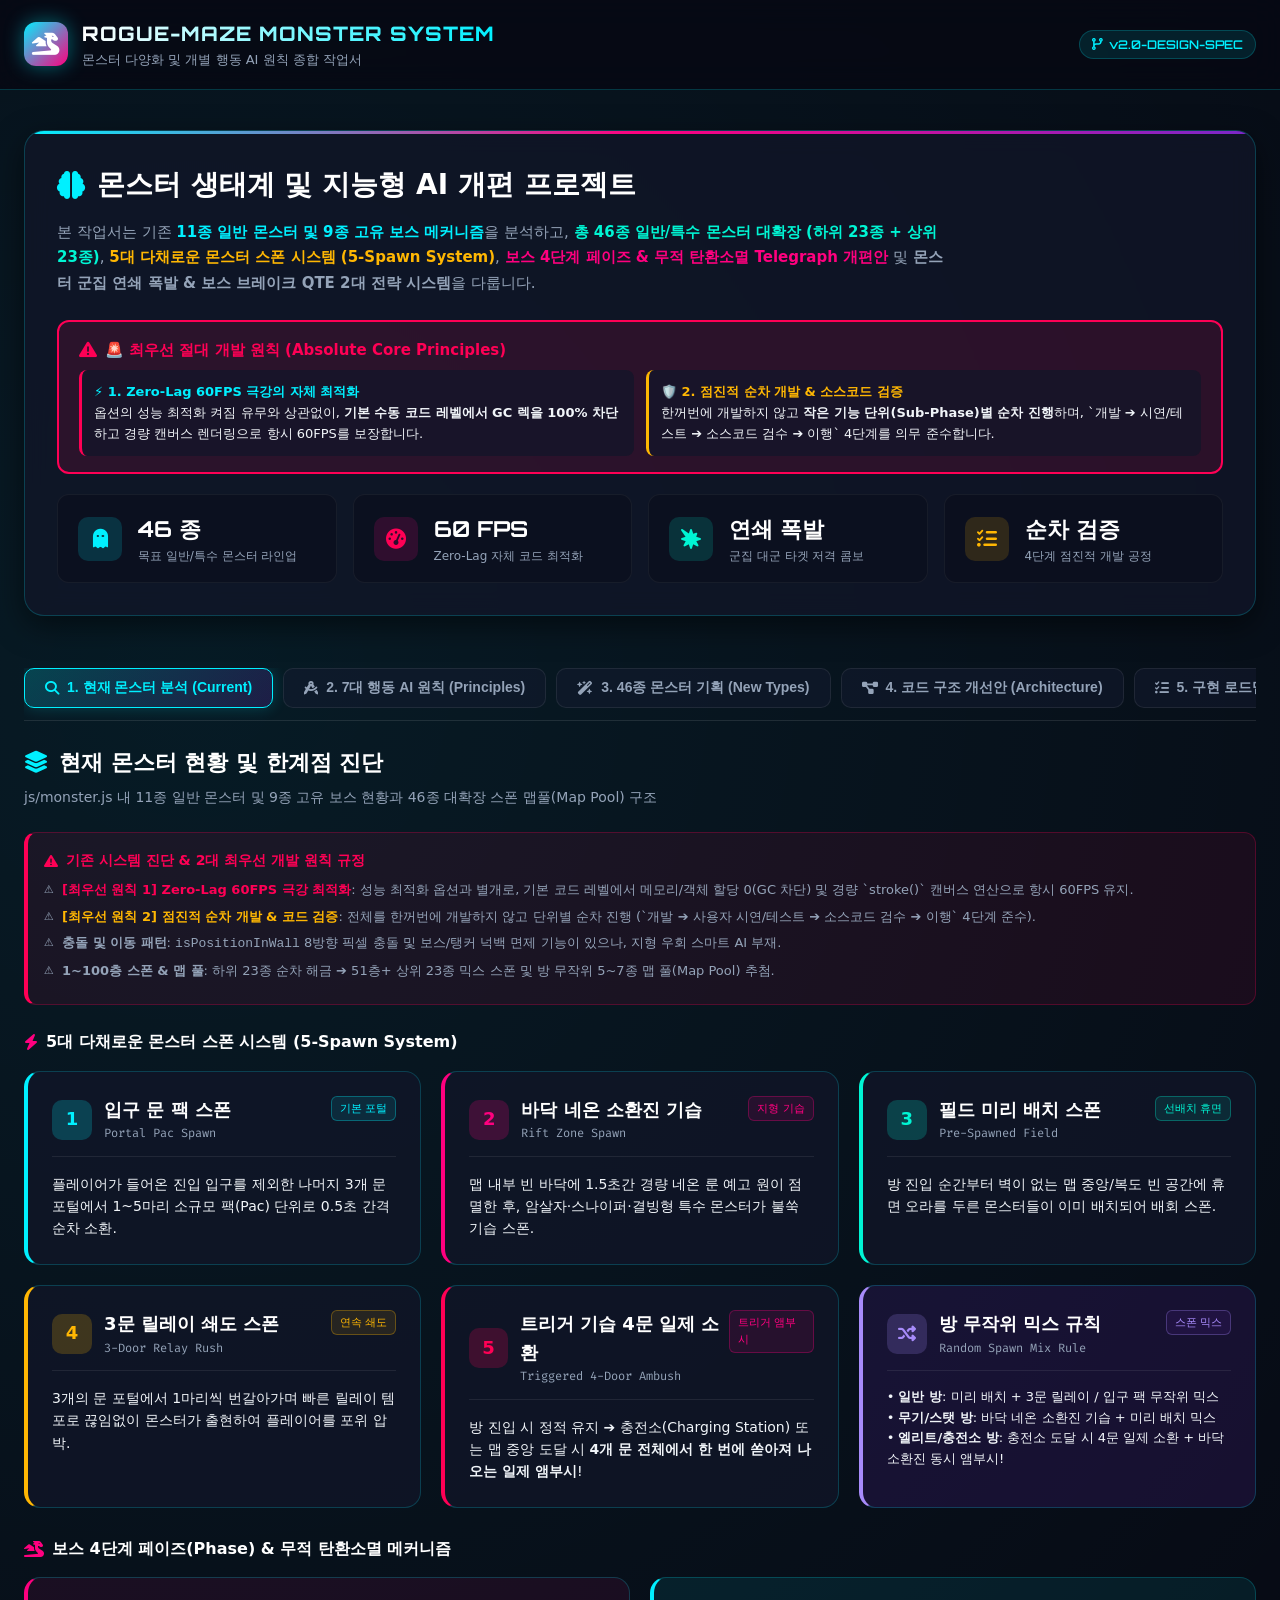
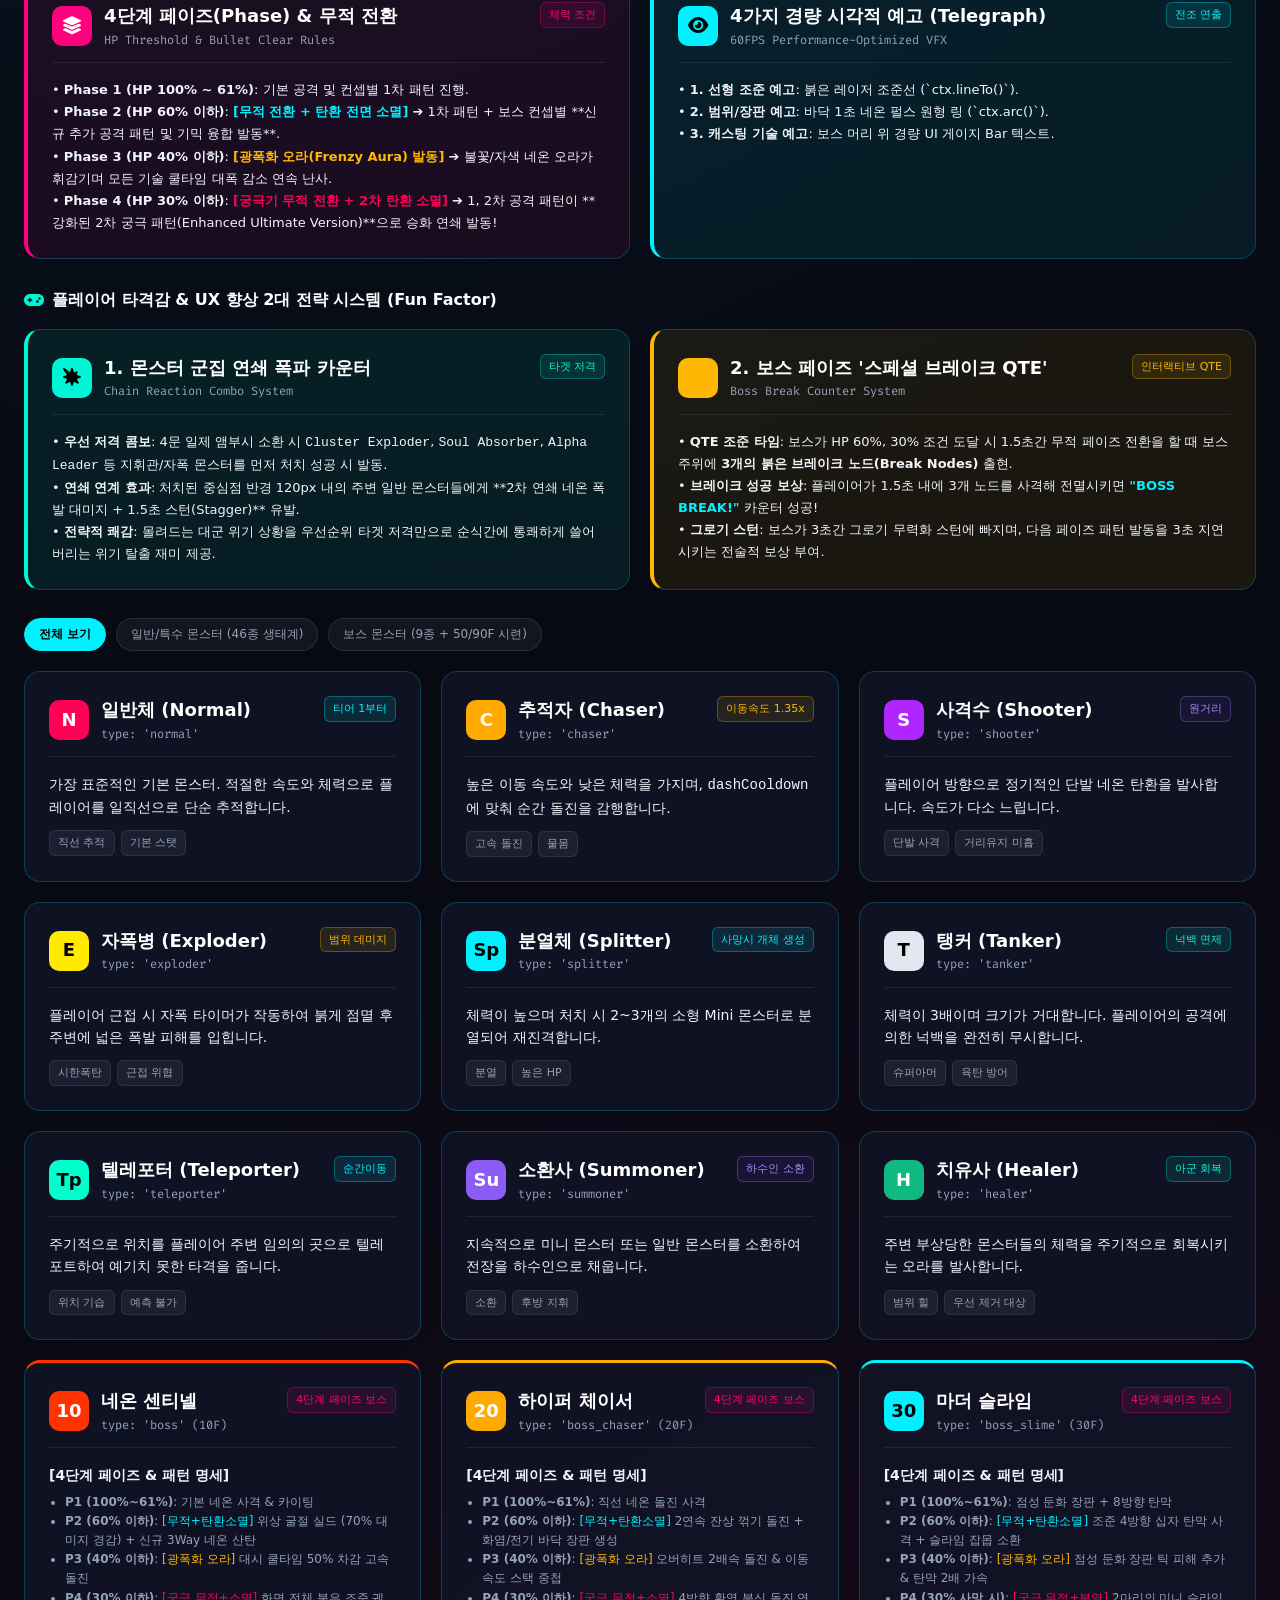
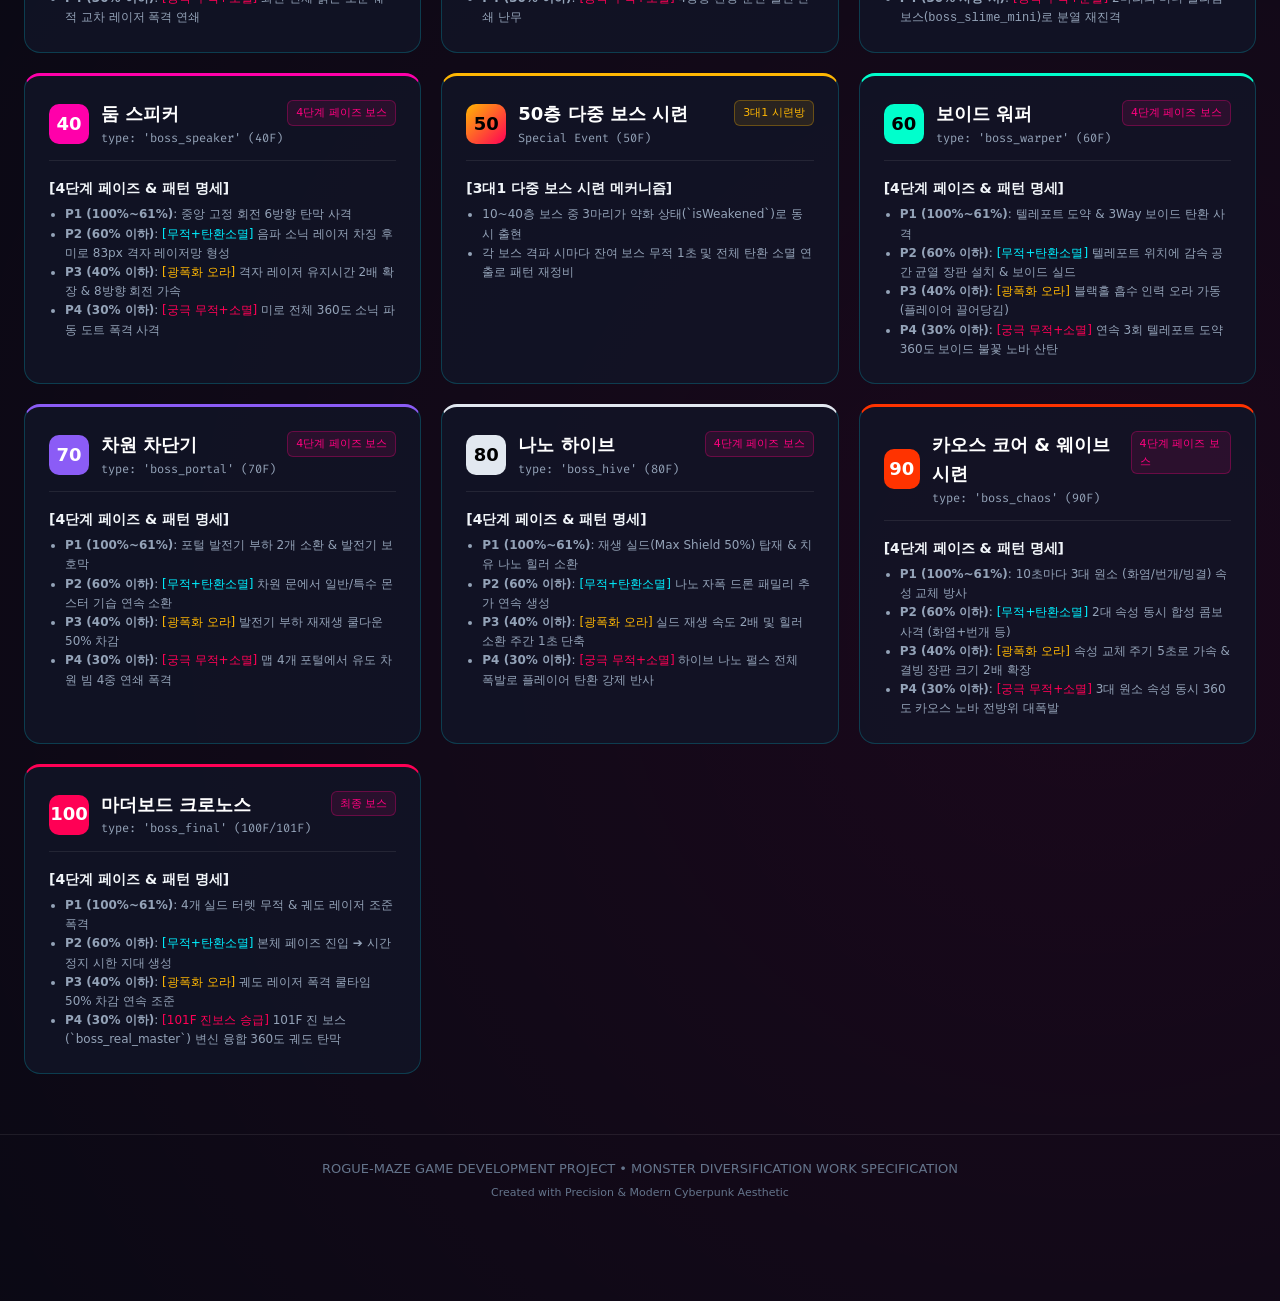
<file: monster_plan.html>
<!DOCTYPE html>
<html lang="ko">
<head>
    <meta charset="UTF-8">
    <meta name="viewport" content="width=device-width, initial-scale=1.0">
    <title>몬스터 다양화 및 AI 행동 원칙 개편 작업서</title>
    <!-- Google Fonts -->
    <link rel="preconnect" href="https://fonts.googleapis.com">
    <link rel="preconnect" href="https://fonts.gstatic.com" crossorigin>
    <link href="https://fonts.googleapis.com/css2?family=Orbitron:wght@400;600;800;900&family=Pretendard:wght@300;400;500;600;700;800&family=Fira+Code:wght@400;500;600&display=swap" rel="stylesheet">
    <!-- FontAwesome Font Icons -->
    <link rel="stylesheet" href="https://cdnjs.cloudflare.com/ajax/libs/font-awesome/6.4.0/css/all.min.css">
    
    <style>
        :root {
            --bg-dark: #070913;
            --bg-card: rgba(18, 22, 41, 0.75);
            --bg-card-hover: rgba(28, 34, 61, 0.85);
            --border-color: rgba(0, 240, 255, 0.2);
            --border-highlight: rgba(0, 240, 255, 0.6);
            
            --primary: #00f0ff;
            --primary-glow: rgba(0, 240, 255, 0.4);
            --secondary: #ff007f;
            --secondary-glow: rgba(255, 0, 127, 0.4);
            --accent: #7928ca;
            --warning: #ffb703;
            --success: #00f5d4;
            --danger: #ff0055;
            
            --text-main: #f1f5f9;
            --text-muted: #94a3b8;
            --text-dim: #64748b;

            --font-main: 'Pretendard', -apple-system, BlinkMacSystemFont, system-ui, sans-serif;
            --font-title: 'Orbitron', 'Pretendard', sans-serif;
            --font-code: 'Fira Code', monospace;
        }

        * {
            box-sizing: border-box;
            margin: 0;
            padding: 0;
        }

        body {
            background-color: var(--bg-dark);
            background-image: 
                radial-gradient(circle at 15% 15%, rgba(0, 240, 255, 0.08) 0%, transparent 40%),
                radial-gradient(circle at 85% 85%, rgba(255, 0, 127, 0.08) 0%, transparent 40%),
                linear-gradient(to bottom, rgba(7, 9, 19, 0.9), rgba(7, 9, 19, 0.98));
            color: var(--text-main);
            font-family: var(--font-main);
            line-height: 1.6;
            min-height: 100vh;
            padding-bottom: 80px;
        }

        /* Scrollbar */
        ::-webkit-scrollbar {
            width: 8px;
            height: 8px;
        }
        ::-webkit-scrollbar-track {
            background: #0b0d19;
        }
        ::-webkit-scrollbar-thumb {
            background: rgba(0, 240, 255, 0.3);
            border-radius: 4px;
        }
        ::-webkit-scrollbar-thumb:hover {
            background: rgba(0, 240, 255, 0.6);
        }

        /* Container */
        .container {
            max-width: 1360px;
            margin: 0 auto;
            padding: 0 24px;
        }

        /* Header Bar */
        header {
            border-bottom: 1px solid var(--border-color);
            background: rgba(7, 9, 19, 0.85);
            backdrop-filter: blur(16px);
            position: sticky;
            top: 0;
            z-index: 100;
            padding: 18px 0;
        }

        .header-inner {
            display: flex;
            justify-content: space-between;
            align-items: center;
        }

        .brand {
            display: flex;
            align-items: center;
            gap: 14px;
        }

        .brand-icon {
            width: 44px;
            height: 44px;
            background: linear-gradient(135deg, var(--primary), var(--secondary));
            border-radius: 12px;
            display: flex;
            align-items: center;
            justify-content: center;
            font-size: 22px;
            color: #fff;
            box-shadow: 0 0 20px var(--primary-glow);
        }

        .brand-text h1 {
            font-family: var(--font-title);
            font-size: 20px;
            font-weight: 800;
            letter-spacing: 1px;
            background: linear-gradient(90deg, #fff, var(--primary));
            -webkit-background-clip: text;
            -webkit-text-fill-color: transparent;
        }

        .brand-text p {
            font-size: 13px;
            color: var(--text-muted);
        }

        .badge-tag {
            background: rgba(0, 240, 255, 0.1);
            border: 1px solid var(--border-color);
            color: var(--primary);
            padding: 4px 12px;
            border-radius: 20px;
            font-size: 12px;
            font-weight: 600;
            font-family: var(--font-title);
            display: inline-flex;
            align-items: center;
            gap: 6px;
        }

        /* Hero / Overview Section */
        .hero {
            padding: 40px 0 20px;
        }

        .hero-card {
            background: var(--bg-card);
            border: 1px solid var(--border-color);
            border-radius: 20px;
            padding: 32px;
            backdrop-filter: blur(12px);
            box-shadow: 0 10px 30px rgba(0,0,0,0.5);
            position: relative;
            overflow: hidden;
        }

        .hero-card::before {
            content: '';
            position: absolute;
            top: 0;
            left: 0;
            width: 100%;
            height: 3px;
            background: linear-gradient(90deg, var(--primary), var(--secondary), var(--accent));
        }

        .hero-title {
            font-size: 28px;
            font-weight: 800;
            margin-bottom: 12px;
            color: #fff;
            display: flex;
            align-items: center;
            gap: 12px;
        }

        .hero-desc {
            color: var(--text-muted);
            font-size: 15px;
            max-width: 900px;
            line-height: 1.7;
            margin-bottom: 24px;
        }

        .metrics-grid {
            display: grid;
            grid-template-columns: repeat(auto-fit, minmax(200px, 1fr));
            gap: 16px;
        }

        .metric-item {
            background: rgba(10, 14, 28, 0.6);
            border: 1px solid rgba(255, 255, 255, 0.05);
            border-radius: 12px;
            padding: 16px 20px;
            display: flex;
            align-items: center;
            gap: 16px;
        }

        .metric-icon {
            width: 44px;
            height: 44px;
            border-radius: 10px;
            display: flex;
            align-items: center;
            justify-content: center;
            font-size: 20px;
        }

        .metric-value {
            font-family: var(--font-title);
            font-size: 22px;
            font-weight: 700;
            color: #fff;
        }

        .metric-label {
            font-size: 12px;
            color: var(--text-muted);
        }

        /* Tab Navigation */
        .tab-nav {
            display: flex;
            gap: 10px;
            margin: 32px 0 24px;
            border-bottom: 1px solid rgba(255, 255, 255, 0.1);
            padding-bottom: 12px;
            overflow-x: auto;
        }

        .tab-btn {
            background: rgba(20, 26, 48, 0.5);
            border: 1px solid rgba(255, 255, 255, 0.08);
            color: var(--text-muted);
            padding: 10px 20px;
            border-radius: 10px;
            font-size: 14px;
            font-weight: 600;
            cursor: pointer;
            transition: all 0.25s ease;
            display: flex;
            align-items: center;
            gap: 8px;
            white-space: nowrap;
        }

        .tab-btn:hover {
            color: #fff;
            border-color: var(--border-color);
            background: rgba(0, 240, 255, 0.08);
        }

        .tab-btn.active {
            background: linear-gradient(135deg, rgba(0, 240, 255, 0.2), rgba(121, 40, 202, 0.2));
            border-color: var(--primary);
            color: var(--primary);
            box-shadow: 0 0 15px rgba(0, 240, 255, 0.2);
        }

        /* Section Container */
        .section-content {
            display: none;
            animation: fadeIn 0.3s ease;
        }

        .section-content.active {
            display: block;
        }

        @keyframes fadeIn {
            from { opacity: 0; transform: translateY(10px); }
            to { opacity: 1; transform: translateY(0); }
        }

        /* Section Header */
        .section-header {
            margin-bottom: 24px;
        }

        .section-title {
            font-size: 22px;
            font-weight: 700;
            color: #fff;
            display: flex;
            align-items: center;
            gap: 10px;
            margin-bottom: 6px;
        }

        .section-subtitle {
            font-size: 14px;
            color: var(--text-muted);
        }

        /* Card Grid */
        .grid-2 {
            display: grid;
            grid-template-columns: repeat(auto-fit, minmax(420px, 1fr));
            gap: 20px;
        }

        .grid-3 {
            display: grid;
            grid-template-columns: repeat(auto-fit, minmax(320px, 1fr));
            gap: 20px;
        }

        /* Card Styles */
        .card {
            background: var(--bg-card);
            border: 1px solid var(--border-color);
            border-radius: 16px;
            padding: 24px;
            transition: all 0.3s ease;
            position: relative;
        }

        .card:hover {
            border-color: var(--border-highlight);
            transform: translateY(-3px);
            box-shadow: 0 8px 25px rgba(0, 0, 0, 0.4);
        }

        .card-header {
            display: flex;
            justify-content: space-between;
            align-items: flex-start;
            margin-bottom: 16px;
            padding-bottom: 12px;
            border-bottom: 1px solid rgba(255, 255, 255, 0.08);
        }

        .card-title-group {
            display: flex;
            align-items: center;
            gap: 12px;
        }

        .monster-avatar {
            width: 40px;
            height: 40px;
            border-radius: 10px;
            display: flex;
            align-items: center;
            justify-content: center;
            font-size: 18px;
            font-weight: bold;
            color: #fff;
        }

        .card-title {
            font-size: 18px;
            font-weight: 700;
            color: #fff;
        }

        .card-subtitle {
            font-size: 12px;
            color: var(--text-muted);
            font-family: var(--font-code);
        }

        .card-body {
            font-size: 14px;
            color: var(--text-main);
        }

        .tag-list {
            display: flex;
            flex-wrap: wrap;
            gap: 6px;
            margin-top: 12px;
        }

        .tag {
            font-size: 11px;
            padding: 3px 8px;
            border-radius: 6px;
            background: rgba(255, 255, 255, 0.06);
            color: var(--text-muted);
            border: 1px solid rgba(255, 255, 255, 0.08);
        }

        .tag.cyan { background: rgba(0, 240, 255, 0.1); color: var(--primary); border-color: rgba(0, 240, 255, 0.3); }
        .tag.pink { background: rgba(255, 0, 127, 0.1); color: var(--secondary); border-color: rgba(255, 0, 127, 0.3); }
        .tag.amber { background: rgba(255, 183, 3, 0.1); color: var(--warning); border-color: rgba(255, 183, 3, 0.3); }
        .tag.green { background: rgba(0, 245, 212, 0.1); color: var(--success); border-color: rgba(0, 245, 212, 0.3); }
        .tag.purple { background: rgba(121, 40, 202, 0.1); color: #a78bfa; border-color: rgba(167, 139, 250, 0.3); }

        /* Behavior Rule Spec Box */
        .behavior-box {
            background: rgba(10, 14, 28, 0.8);
            border-left: 4px solid var(--primary);
            border-radius: 8px;
            padding: 16px;
            margin-top: 14px;
        }

        .behavior-title {
            font-size: 13px;
            font-weight: 700;
            color: var(--primary);
            margin-bottom: 6px;
            display: flex;
            align-items: center;
            gap: 6px;
        }

        .behavior-desc {
            font-size: 13px;
            color: var(--text-muted);
            line-height: 1.5;
        }

        /* Limit Warning Box */
        .limit-box {
            background: rgba(255, 0, 85, 0.08);
            border: 1px solid rgba(255, 0, 85, 0.25);
            border-radius: 12px;
            padding: 16px;
            margin-bottom: 20px;
        }

        .limit-title {
            color: var(--danger);
            font-weight: 700;
            font-size: 14px;
            display: flex;
            align-items: center;
            gap: 8px;
            margin-bottom: 8px;
        }

        .limit-list {
            list-style: none;
            padding-left: 0;
            font-size: 13px;
            color: var(--text-muted);
        }

        .limit-list li {
            position: relative;
            padding-left: 18px;
            margin-bottom: 6px;
        }

        .limit-list li::before {
            content: '⚠️';
            position: absolute;
            left: 0;
            top: 1px;
            font-size: 11px;
        }

        /* Code Sample Box */
        .code-block {
            background: #090c17;
            border: 1px solid rgba(255, 255, 255, 0.1);
            border-radius: 12px;
            padding: 18px;
            font-family: var(--font-code);
            font-size: 13px;
            color: #e2e8f0;
            overflow-x: auto;
            line-height: 1.6;
        }

        .code-keyword { color: #ff007f; font-weight: bold; }
        .code-class { color: #00f0ff; font-weight: bold; }
        .code-func { color: #00f5d4; }
        .code-string { color: #ffb703; }
        .code-comment { color: #64748b; font-style: italic; }

        /* Timeline / Roadmap */
        .roadmap-list {
            position: relative;
            padding-left: 30px;
        }

        .roadmap-list::before {
            content: '';
            position: absolute;
            left: 11px;
            top: 10px;
            bottom: 10px;
            width: 2px;
            background: linear-gradient(to bottom, var(--primary), var(--secondary), var(--accent));
        }

        .roadmap-step {
            position: relative;
            margin-bottom: 28px;
        }

        .step-node {
            position: absolute;
            left: -30px;
            top: 2px;
            width: 24px;
            height: 24px;
            border-radius: 50%;
            background: var(--bg-dark);
            border: 2px solid var(--primary);
            color: var(--primary);
            display: flex;
            align-items: center;
            justify-content: center;
            font-size: 11px;
            font-weight: bold;
            box-shadow: 0 0 10px var(--primary-glow);
        }

        .roadmap-step.completed .step-node {
            background: var(--primary);
            color: #000;
        }

        .step-content {
            background: var(--bg-card);
            border: 1px solid var(--border-color);
            border-radius: 14px;
            padding: 20px;
        }

        .step-title {
            font-size: 16px;
            font-weight: 700;
            color: #fff;
            margin-bottom: 6px;
            display: flex;
            justify-content: space-between;
        }

        .step-period {
            font-size: 12px;
            color: var(--primary);
            font-family: var(--font-title);
        }

        .step-checklist {
            list-style: none;
            margin-top: 12px;
        }

        .step-checklist li {
            font-size: 13.5px;
            color: var(--text-muted);
            margin-bottom: 6px;
            display: flex;
            align-items: center;
            gap: 8px;
        }

        .step-checklist li i {
            color: var(--primary);
        }

        /* Comparison Table */
        .custom-table {
            width: 100%;
            border-collapse: collapse;
            font-size: 13.5px;
            margin-top: 14px;
        }

        .custom-table th, .custom-table td {
            padding: 12px 16px;
            text-align: left;
            border-bottom: 1px solid rgba(255, 255, 255, 0.08);
        }

        .custom-table th {
            background: rgba(0, 240, 255, 0.06);
            color: var(--primary);
            font-family: var(--font-title);
            font-size: 12px;
            letter-spacing: 0.5px;
        }

        .custom-table tr:hover td {
            background: rgba(255, 255, 255, 0.03);
        }

        /* Filter Controls */
        .filter-bar {
            display: flex;
            gap: 10px;
            margin-bottom: 20px;
            flex-wrap: wrap;
        }

        .filter-chip {
            padding: 6px 14px;
            border-radius: 20px;
            background: rgba(255, 255, 255, 0.05);
            border: 1px solid rgba(255, 255, 255, 0.1);
            font-size: 12px;
            color: var(--text-muted);
            cursor: pointer;
            transition: all 0.2s ease;
        }

        .filter-chip:hover, .filter-chip.active {
            background: var(--primary);
            color: #000;
            font-weight: 600;
            border-color: var(--primary);
        }

        /* Footer */
        footer {
            margin-top: 60px;
            text-align: center;
            padding: 24px 0;
            border-top: 1px solid rgba(255, 255, 255, 0.08);
            color: var(--text-dim);
            font-size: 13px;
        }

        @media (max-width: 768px) {
            .grid-2, .grid-3 {
                grid-template-columns: 1fr;
            }
            .hero-card {
                padding: 20px;
            }
        }
    </style>
</head>
<body>

    <!-- Header Navigation -->
    <header>
        <div class="container header-inner">
            <div class="brand">
                <div class="brand-icon">
                    <i class="fa-solid fa-dragon"></i>
                </div>
                <div class="brand-text">
                    <h1>ROGUE-MAZE MONSTER SYSTEM</h1>
                    <p>몬스터 다양화 및 개별 행동 AI 원칙 종합 작업서</p>
                </div>
            </div>
            <div class="badge-tag">
                <i class="fa-solid fa-code-branch"></i> v2.0-DESIGN-SPEC
            </div>
        </div>
    </header>

    <main class="container">
        <!-- Hero Section -->
        <section class="hero">
            <div class="hero-card">
                <div class="hero-title">
                    <i class="fa-solid fa-brain" style="color: var(--primary);"></i>
                    몬스터 생태계 및 지능형 AI 개편 프로젝트
                </div>
                <div class="hero-desc">
                    본 작업서는 기존 <strong style="color:var(--primary);">11종 일반 몬스터 및 9종 고유 보스 메커니즘</strong>을 분석하고, 
                    <strong style="color:var(--success);">총 46종 일반/특수 몬스터 대확장 (하위 23종 + 상위 23종)</strong>, 
                    <strong style="color:var(--warning);">5대 다채로운 몬스터 스폰 시스템 (5-Spawn System)</strong>, 
                    <strong style="color:var(--secondary);">보스 4단계 페이즈 & 무적 탄환소멸 Telegraph 개편안</strong> 및 
                    <strong style="color:var(--amber);">몬스터 군집 연쇄 폭발 & 보스 브레이크 QTE 2대 전략 시스템</strong>을 다룹니다.
                </div>

                <!-- 🚨 2대 최우선 절대 개발 원칙 하이라이트 박스 -->
                <div style="margin: 20px 0; padding: 16px 20px; background: rgba(255, 0, 85, 0.12); border: 2px solid var(--danger); border-radius: 12px;">
                    <div style="color: var(--danger); font-weight: 800; font-size: 15px; margin-bottom: 8px; display: flex; align-items: center; gap: 8px;">
                        <i class="fa-solid fa-triangle-exclamation" style="font-size: 18px;"></i> 🚨 최우선 절대 개발 원칙 (Absolute Core Principles)
                    </div>
                    <div style="display: grid; grid-template-columns: 1fr 1fr; gap: 12px; font-size: 13px; line-height: 1.6;">
                        <div style="background: rgba(18, 22, 41, 0.7); padding: 12px; border-radius: 8px; border-left: 3px solid var(--danger);">
                            <strong style="color: var(--primary);">⚡ 1. Zero-Lag 60FPS 극강의 자체 최적화</strong><br>
                            옵션의 성능 최적화 켜짐 유무와 상관없이, <strong>기본 수동 코드 레벨에서 GC 렉을 100% 차단</strong>하고 경량 캔버스 렌더링으로 항시 60FPS를 보장합니다.
                        </div>
                        <div style="background: rgba(18, 22, 41, 0.7); padding: 12px; border-radius: 8px; border-left: 3px solid var(--warning);">
                            <strong style="color: var(--warning);">🛡️ 2. 점진적 순차 개발 & 소스코드 검증</strong><br>
                            한꺼번에 개발하지 않고 <strong>작은 기능 단위(Sub-Phase)별 순차 진행</strong>하며, `개발 ➔ 시연/테스트 ➔ 소스코드 검수 ➔ 이행` 4단계를 의무 준수합니다.
                        </div>
                    </div>
                </div>

                <div class="metrics-grid">
                    <div class="metric-item">
                        <div class="metric-icon" style="background: rgba(0,240,255,0.15); color: var(--primary);">
                            <i class="fa-solid fa-ghost"></i>
                        </div>
                        <div>
                            <div class="metric-value">46 종</div>
                            <div class="metric-label">목표 일반/특수 몬스터 라인업</div>
                        </div>
                    </div>
                    <div class="metric-item">
                        <div class="metric-icon" style="background: rgba(255,0,127,0.15); color: var(--danger);">
                            <i class="fa-solid fa-gauge-high"></i>
                        </div>
                        <div>
                            <div class="metric-value">60 FPS</div>
                            <div class="metric-label">Zero-Lag 자체 코드 최적화</div>
                        </div>
                    </div>
                    <div class="metric-item">
                        <div class="metric-icon" style="background: rgba(0,245,212,0.15); color: var(--success);">
                            <i class="fa-solid fa-burst"></i>
                        </div>
                        <div>
                            <div class="metric-value">연쇄 폭발</div>
                            <div class="metric-label">군집 대군 타겟 저격 콤보</div>
                        </div>
                    </div>
                    <div class="metric-item">
                        <div class="metric-icon" style="background: rgba(255,183,3,0.15); color: var(--warning);">
                            <i class="fa-solid fa-list-check"></i>
                        </div>
                        <div>
                            <div class="metric-value">순차 검증</div>
                            <div class="metric-label">4단계 점진적 개발 공정</div>
                        </div>
                    </div>
                </div>
            </div>
        </section>

        <!-- Navigation Tabs -->
        <div class="tab-nav">
            <button class="tab-btn active" onclick="switchTab('tab-current')">
                <i class="fa-solid fa-magnifying-glass"></i> 1. 현재 몬스터 분석 (Current)
            </button>
            <button class="tab-btn" onclick="switchTab('tab-principles')">
                <i class="fa-solid fa-compass-drafting"></i> 2. 7대 행동 AI 원칙 (Principles)
            </button>
            <button class="tab-btn" onclick="switchTab('tab-newmonsters')">
                <i class="fa-solid fa-wand-magic-sparkles"></i> 3. 46종 몬스터 기획 (New Types)
            </button>
            <button class="tab-btn" onclick="switchTab('tab-architecture')">
                <i class="fa-solid fa-diagram-project"></i> 4. 코드 구조 개선안 (Architecture)
            </button>
            <button class="tab-btn" onclick="switchTab('tab-roadmap')">
                <i class="fa-solid fa-list-check"></i> 5. 구현 로드맵 (Roadmap)
            </button>
        </div>

        <!-- ================= TAB 1: 현재 몬스터 분석 ================= -->
        <div id="tab-current" class="section-content active">
            <div class="section-header">
                <div class="section-title">
                    <i class="fa-solid fa-layer-group" style="color: var(--primary);"></i>
                    현재 몬스터 현황 및 한계점 진단
                </div>
                <div class="section-subtitle">js/monster.js 내 11종 일반 몬스터 및 9종 고유 보스 현황과 46종 대확장 스폰 맵풀(Map Pool) 구조</div>
            </div>

            <!-- 현계점 경고 박스 -->
            <div class="limit-box" style="border-left: 4px solid var(--danger);">
                <div class="limit-title" style="color: var(--danger);">
                    <i class="fa-solid fa-triangle-exclamation"></i> 기존 시스템 진단 & 2대 최우선 개발 원칙 규정
                </div>
                <ul class="limit-list">
                    <li><strong style="color:var(--danger);">[최우선 원칙 1] Zero-Lag 60FPS 극강 최적화</strong>: 성능 최적화 옵션과 별개로, 기본 코드 레벨에서 메모리/객체 할당 0(GC 차단) 및 경량 `stroke()` 캔버스 연산으로 항시 60FPS 유지.</li>
                    <li><strong style="color:var(--warning);">[최우선 원칙 2] 점진적 순차 개발 & 코드 검증</strong>: 전체를 한꺼번에 개발하지 않고 단위별 순차 진행 (`개발 ➔ 사용자 시연/테스트 ➔ 소스코드 검수 ➔ 이행` 4단계 준수).</li>
                    <li><strong>충돌 및 이동 패턴</strong>: <code>isPositionInWall</code> 8방향 픽셀 충돌 및 보스/탱커 넉백 면제 기능이 있으나, 지형 우회 스마트 AI 부재.</li>
                    <li><strong>1~100층 스폰 & 맵 풀</strong>: 하위 23종 순차 해금 ➔ 51층+ 상위 23종 믹스 스폰 및 방 무작위 5~7종 맵 풀(Map Pool) 추첨.</li>
                </ul>
            </div>

            <!-- 5대 몬스터 스폰 시스템 (5-Spawn System) 구역 -->
            <h3 style="color:#fff; font-size:16px; margin:24px 0 16px; display:flex; align-items:center; gap:8px;">
                <i class="fa-solid fa-bolt" style="color:var(--secondary);"></i> 5대 다채로운 몬스터 스폰 시스템 (5-Spawn System)
            </h3>

            <div class="grid-3" style="margin-bottom:28px;">
                <!-- Spawn Mode 1 -->
                <div class="card" style="border-left: 4px solid var(--primary);">
                    <div class="card-header">
                        <div class="card-title-group">
                            <div class="monster-avatar" style="background: rgba(0,240,255,0.2); color:var(--primary);">1</div>
                            <div>
                                <div class="card-title">입구 문 팩 스폰</div>
                                <div class="card-subtitle">Portal Pac Spawn</div>
                            </div>
                        </div>
                        <span class="tag cyan">기본 포털</span>
                    </div>
                    <div class="card-body">
                        플레이어가 들어온 진입 입구를 제외한 나머지 3개 문 포털에서 1~5마리 소규모 팩(Pac) 단위로 0.5초 간격 순차 소환.
                    </div>
                </div>

                <!-- Spawn Mode 2 -->
                <div class="card" style="border-left: 4px solid var(--secondary);">
                    <div class="card-header">
                        <div class="card-title-group">
                            <div class="monster-avatar" style="background: rgba(255,0,127,0.2); color:var(--secondary);">2</div>
                            <div>
                                <div class="card-title">바닥 네온 소환진 기습</div>
                                <div class="card-subtitle">Rift Zone Spawn</div>
                            </div>
                        </div>
                        <span class="tag pink">지형 기습</span>
                    </div>
                    <div class="card-body">
                        맵 내부 빈 바닥에 1.5초간 경량 네온 룬 예고 원이 점멸한 후, 암살자·스나이퍼·결빙형 특수 몬스터가 불쑥 기습 스폰.
                    </div>
                </div>

                <!-- Spawn Mode 3 -->
                <div class="card" style="border-left: 4px solid var(--success);">
                    <div class="card-header">
                        <div class="card-title-group">
                            <div class="monster-avatar" style="background: rgba(0,245,212,0.2); color:var(--success);">3</div>
                            <div>
                                <div class="card-title">필드 미리 배치 스폰</div>
                                <div class="card-subtitle">Pre-Spawned Field</div>
                            </div>
                        </div>
                        <span class="tag green">선배치 휴면</span>
                    </div>
                    <div class="card-body">
                        방 진입 순간부터 벽이 없는 맵 중앙/복도 빈 공간에 휴면 오라를 두른 몬스터들이 이미 배치되어 배회 스폰.
                    </div>
                </div>

                <!-- Spawn Mode 4 -->
                <div class="card" style="border-left: 4px solid var(--warning);">
                    <div class="card-header">
                        <div class="card-title-group">
                            <div class="monster-avatar" style="background: rgba(255,183,3,0.2); color:var(--warning);">4</div>
                            <div>
                                <div class="card-title">3문 릴레이 쇄도 스폰</div>
                                <div class="card-subtitle">3-Door Relay Rush</div>
                            </div>
                        </div>
                        <span class="tag amber">연속 쇄도</span>
                    </div>
                    <div class="card-body">
                        3개의 문 포털에서 1마리씩 번갈아가며 빠른 릴레이 템포로 끊임없이 몬스터가 출현하여 플레이어를 포위 압박.
                    </div>
                </div>

                <!-- Spawn Mode 5 -->
                <div class="card" style="border-left: 4px solid var(--danger);">
                    <div class="card-header">
                        <div class="card-title-group">
                            <div class="monster-avatar" style="background: rgba(255,0,85,0.2); color:var(--danger);">5</div>
                            <div>
                                <div class="card-title">트리거 기습 4문 일제 소환</div>
                                <div class="card-subtitle">Triggered 4-Door Ambush</div>
                            </div>
                        </div>
                        <span class="tag pink">트리거 앰부시</span>
                    </div>
                    <div class="card-body">
                        방 진입 시 정적 유지 ➔ 충전소(Charging Station) 또는 맵 중앙 도달 시 <strong>4개 문 전체에서 한 번에 쏟아져 나오는 일제 앰부시</strong>!
                    </div>
                </div>

                <!-- Spawn Mix Rules -->
                <div class="card" style="border-left: 4px solid #a78bfa; background: rgba(121,40,202,0.15);">
                    <div class="card-header">
                        <div class="card-title-group">
                            <div class="monster-avatar" style="background: rgba(167,139,250,0.2); color:#a78bfa;"><i class="fa-solid fa-shuffle"></i></div>
                            <div>
                                <div class="card-title">방 무작위 믹스 규칙</div>
                                <div class="card-subtitle">Random Spawn Mix Rule</div>
                            </div>
                        </div>
                        <span class="tag purple">스폰 믹스</span>
                    </div>
                    <div class="card-body" style="font-size:13px; line-height:1.6;">
                        • <strong>일반 방</strong>: 미리 배치 + 3문 릴레이 / 입구 팩 무작위 믹스<br>
                        • <strong>무기/스탯 방</strong>: 바닥 네온 소환진 기습 + 미리 배치 믹스<br>
                        • <strong>엘리트/충전소 방</strong>: 충전소 도달 시 4문 일제 소환 + 바닥 소환진 동시 앰부시!
                    </div>
                </div>
            </div>

            <!-- 보스 4단계 페이즈 & 무적 탄환소멸 시스템 구역 -->
            <h3 style="color:#fff; font-size:16px; margin:28px 0 16px; display:flex; align-items:center; gap:8px;">
                <i class="fa-solid fa-dragon" style="color:var(--secondary);"></i> 보스 4단계 페이즈(Phase) & 무적 탄환소멸 메커니즘
            </h3>

            <div class="grid-2" style="margin-bottom:28px;">
                <!-- Boss Phase Rule Card -->
                <div class="card" style="border-left: 4px solid var(--secondary); background: rgba(255, 0, 127, 0.08);">
                    <div class="card-header">
                        <div class="card-title-group">
                            <div class="monster-avatar" style="background: var(--secondary); color:#fff;"><i class="fa-solid fa-layer-group"></i></div>
                            <div>
                                <div class="card-title">4단계 페이즈(Phase) & 무적 전환</div>
                                <div class="card-subtitle">HP Threshold & Bullet Clear Rules</div>
                            </div>
                        </div>
                        <span class="tag pink">체력 조건</span>
                    </div>
                    <div class="card-body" style="font-size:13px; line-height:1.7;">
                        • <strong>Phase 1 (HP 100% ~ 61%)</strong>: 기본 공격 및 컨셉별 1차 패턴 진행.<br>
                        • <strong>Phase 2 (HP 60% 이하)</strong>: <span style="color:var(--primary); font-weight:bold;">[무적 전환 + 탄환 전면 소멸]</span> ➔ 1차 패턴 + 보스 컨셉별 **신규 추가 공격 패턴 및 기믹 융합 발동**.<br>
                        • <strong>Phase 3 (HP 40% 이하)</strong>: <span style="color:var(--warning); font-weight:bold;">[광폭화 오라(Frenzy Aura) 발동]</span> ➔ 불꽃/자색 네온 오라가 휘감기며 모든 기술 쿨타임 대폭 감소 연속 난사.<br>
                        • <strong>Phase 4 (HP 30% 이하)</strong>: <span style="color:var(--danger); font-weight:bold;">[궁극기 무적 전환 + 2차 탄환 소멸]</span> ➔ 1, 2차 공격 패턴이 **강화된 2차 궁극 패턴(Enhanced Ultimate Version)**으로 승화 연쇄 발동!
                    </div>
                </div>

                <!-- Telegraph Indicator Card -->
                <div class="card" style="border-left: 4px solid var(--primary); background: rgba(0, 240, 255, 0.08);">
                    <div class="card-header">
                        <div class="card-title-group">
                            <div class="monster-avatar" style="background: var(--primary); color:#000;"><i class="fa-solid fa-eye"></i></div>
                            <div>
                                <div class="card-title">4가지 경량 시각적 예고 (Telegraph)</div>
                                <div class="card-subtitle">60FPS Performance-Optimized VFX</div>
                            </div>
                        </div>
                        <span class="tag cyan">전조 연출</span>
                    </div>
                    <div class="card-body" style="font-size:13px; line-height:1.7;">
                        • <strong>1. 선형 조준 예고</strong>: 붉은 레이저 조준선 (`ctx.lineTo()`).<br>
                        • <strong>2. 범위/장판 예고</strong>: 바닥 1초 네온 펄스 원형 링 (`ctx.arc()`).<br>
                        • <strong>3. 캐스팅 기술 예고</strong>: 보스 머리 위 경량 UI 게이지 Bar 텍스트.<br>
                    </div>
                </div>
            </div>

            <!-- 플레이어 UX 향상 2대 전략 시스템 구역 -->
            <h3 style="color:#fff; font-size:16px; margin:28px 0 16px; display:flex; align-items:center; gap:8px;">
                <i class="fa-solid fa-gamepad" style="color:var(--success);"></i> 플레이어 타격감 & UX 향상 2대 전략 시스템 (Fun Factor)
            </h3>

            <div class="grid-2" style="margin-bottom:28px;">
                <!-- Chain Reaction Card -->
                <div class="card" style="border-left: 4px solid var(--success); background: rgba(0, 245, 212, 0.08);">
                    <div class="card-header">
                        <div class="card-title-group">
                            <div class="monster-avatar" style="background: var(--success); color:#000;"><i class="fa-solid fa-burst"></i></div>
                            <div>
                                <div class="card-title">1. 몬스터 군집 연쇄 폭파 카운터</div>
                                <div class="card-subtitle">Chain Reaction Combo System</div>
                            </div>
                        </div>
                        <span class="tag green">타겟 저격</span>
                    </div>
                    <div class="card-body" style="font-size:13px; line-height:1.7;">
                        • <strong>우선 저격 콤보</strong>: 4문 일제 앰부시 소환 시 <code>Cluster Exploder</code>, <code>Soul Absorber</code>, <code>Alpha Leader</code> 등 지휘관/자폭 몬스터를 먼저 처치 성공 시 발동.<br>
                        • <strong>연쇄 연계 효과</strong>: 처치된 중심점 반경 120px 내의 주변 일반 몬스터들에게 **2차 연쇄 네온 폭발 대미지 + 1.5초 스턴(Stagger)** 유발.<br>
                        • <strong>전략적 쾌감</strong>: 몰려드는 대군 위기 상황을 우선순위 타겟 저격만으로 순식간에 통쾌하게 쓸어버리는 위기 탈출 재미 제공.
                    </div>
                </div>

                <!-- Boss Break System Card -->
                <div class="card" style="border-left: 4px solid var(--warning); background: rgba(255, 183, 3, 0.08);">
                    <div class="card-header">
                        <div class="card-title-group">
                            <div class="monster-avatar" style="background: var(--warning); color:#000;"><i class="fa-solid fa-crosshair"></i></div>
                            <div>
                                <div class="card-title">2. 보스 페이즈 '스페셜 브레이크 QTE'</div>
                                <div class="card-subtitle">Boss Break Counter System</div>
                            </div>
                        </div>
                        <span class="tag amber">인터랙티브 QTE</span>
                    </div>
                    <div class="card-body" style="font-size:13px; line-height:1.7;">
                        • <strong>QTE 조준 타임</strong>: 보스가 HP 60%, 30% 조건 도달 시 1.5초간 무적 페이즈 전환을 할 때 보스 주위에 <strong>3개의 붉은 브레이크 노드(Break Nodes)</strong> 출현.<br>
                        • <strong>브레이크 성공 보상</strong>: 플레이어가 1.5초 내에 3개 노드를 사격해 전멸시키면 <span style="color:var(--primary); font-weight:bold;">"BOSS BREAK!"</span> 카운터 성공!<br>
                        • <strong>그로기 스턴</strong>: 보스가 3초간 그로기 무력화 스턴에 빠지며, 다음 페이즈 패턴 발동을 3초 지연시키는 전술적 보상 부여.
                    </div>
                </div>
            </div>

            <div class="filter-bar">
                <span class="filter-chip active" onclick="filterCurrent('all')">전체 보기</span>
                <span class="filter-chip" onclick="filterCurrent('normal')">일반/특수 몬스터 (46종 생태계)</span>
                <span class="filter-chip" onclick="filterCurrent('boss')">보스 몬스터 (9종 + 50/90F 시련)</span>
            </div>

            <div class="grid-3" id="current-monsters-grid">
                <!-- Normal Monster Items -->
                <div class="card current-item" data-category="normal">
                    <div class="card-header">
                        <div class="card-title-group">
                            <div class="monster-avatar" style="background: #ff0055;">N</div>
                            <div>
                                <div class="card-title">일반체 (Normal)</div>
                                <div class="card-subtitle">type: 'normal'</div>
                            </div>
                        </div>
                        <span class="tag cyan">티어 1부터</span>
                    </div>
                    <div class="card-body">
                        가장 표준적인 기본 몬스터. 적절한 속도와 체력으로 플레이어를 일직선으로 단순 추적합니다.
                        <div class="tag-list">
                            <span class="tag">직선 추적</span>
                            <span class="tag">기본 스탯</span>
                        </div>
                    </div>
                </div>

                <div class="card current-item" data-category="normal">
                    <div class="card-header">
                        <div class="card-title-group">
                            <div class="monster-avatar" style="background: #ffaa00;">C</div>
                            <div>
                                <div class="card-title">추적자 (Chaser)</div>
                                <div class="card-subtitle">type: 'chaser'</div>
                            </div>
                        </div>
                        <span class="tag amber">이동속도 1.35x</span>
                    </div>
                    <div class="card-body">
                        높은 이동 속도와 낮은 체력을 가지며, <code>dashCooldown</code>에 맞춰 순간 돌진을 감행합니다.
                        <div class="tag-list">
                            <span class="tag">고속 돌진</span>
                            <span class="tag">물몸</span>
                        </div>
                    </div>
                </div>

                <div class="card current-item" data-category="normal">
                    <div class="card-header">
                        <div class="card-title-group">
                            <div class="monster-avatar" style="background: #b026ff;">S</div>
                            <div>
                                <div class="card-title">사격수 (Shooter)</div>
                                <div class="card-subtitle">type: 'shooter'</div>
                            </div>
                        </div>
                        <span class="tag purple">원거리</span>
                    </div>
                    <div class="card-body">
                        플레이어 방향으로 정기적인 단발 네온 탄환을 발사합니다. 속도가 다소 느립니다.
                        <div class="tag-list">
                            <span class="tag">단발 사격</span>
                            <span class="tag">거리유지 미흡</span>
                        </div>
                    </div>
                </div>

                <div class="card current-item" data-category="normal">
                    <div class="card-header">
                        <div class="card-title-group">
                            <div class="monster-avatar" style="background: #ffea00; color:#000;">E</div>
                            <div>
                                <div class="card-title">자폭병 (Exploder)</div>
                                <div class="card-subtitle">type: 'exploder'</div>
                            </div>
                        </div>
                        <span class="tag amber">범위 데미지</span>
                    </div>
                    <div class="card-body">
                        플레이어 근접 시 자폭 타이머가 작동하여 붉게 점멸 후 주변에 넓은 폭발 피해를 입힙니다.
                        <div class="tag-list">
                            <span class="tag">시한폭탄</span>
                            <span class="tag">근접 위협</span>
                        </div>
                    </div>
                </div>

                <div class="card current-item" data-category="normal">
                    <div class="card-header">
                        <div class="card-title-group">
                            <div class="monster-avatar" style="background: #00f0ff; color:#000;">Sp</div>
                            <div>
                                <div class="card-title">분열체 (Splitter)</div>
                                <div class="card-subtitle">type: 'splitter'</div>
                            </div>
                        </div>
                        <span class="tag cyan">사망시 개체 생성</span>
                    </div>
                    <div class="card-body">
                        체력이 높으며 처치 시 2~3개의 소형 Mini 몬스터로 분열되어 재진격합니다.
                        <div class="tag-list">
                            <span class="tag">분열</span>
                            <span class="tag">높은 HP</span>
                        </div>
                    </div>
                </div>

                <div class="card current-item" data-category="normal">
                    <div class="card-header">
                        <div class="card-title-group">
                            <div class="monster-avatar" style="background: #e2e8f0; color:#000;">T</div>
                            <div>
                                <div class="card-title">탱커 (Tanker)</div>
                                <div class="card-subtitle">type: 'tanker'</div>
                            </div>
                        </div>
                        <span class="tag green">넉백 면제</span>
                    </div>
                    <div class="card-body">
                        체력이 3배이며 크기가 거대합니다. 플레이어의 공격에 의한 넉백을 완전히 무시합니다.
                        <div class="tag-list">
                            <span class="tag">슈퍼아머</span>
                            <span class="tag">육탄 방어</span>
                        </div>
                    </div>
                </div>

                <div class="card current-item" data-category="normal">
                    <div class="card-header">
                        <div class="card-title-group">
                            <div class="monster-avatar" style="background: #00ffcc; color:#000;">Tp</div>
                            <div>
                                <div class="card-title">텔레포터 (Teleporter)</div>
                                <div class="card-subtitle">type: 'teleporter'</div>
                            </div>
                        </div>
                        <span class="tag cyan">순간이동</span>
                    </div>
                    <div class="card-body">
                        주기적으로 위치를 플레이어 주변 임의의 곳으로 텔레포트하여 예기치 못한 타격을 줍니다.
                        <div class="tag-list">
                            <span class="tag">위치 기습</span>
                            <span class="tag">예측 불가</span>
                        </div>
                    </div>
                </div>

                <div class="card current-item" data-category="normal">
                    <div class="card-header">
                        <div class="card-title-group">
                            <div class="monster-avatar" style="background: #8b5cf6;">Su</div>
                            <div>
                                <div class="card-title">소환사 (Summoner)</div>
                                <div class="card-subtitle">type: 'summoner'</div>
                            </div>
                        </div>
                        <span class="tag purple">하수인 소환</span>
                    </div>
                    <div class="card-body">
                        지속적으로 미니 몬스터 또는 일반 몬스터를 소환하여 전장을 하수인으로 채웁니다.
                        <div class="tag-list">
                            <span class="tag">소환</span>
                            <span class="tag">후방 지휘</span>
                        </div>
                    </div>
                </div>

                <div class="card current-item" data-category="normal">
                    <div class="card-header">
                        <div class="card-title-group">
                            <div class="monster-avatar" style="background: #10b981;">H</div>
                            <div>
                                <div class="card-title">치유사 (Healer)</div>
                                <div class="card-subtitle">type: 'healer'</div>
                            </div>
                        </div>
                        <span class="tag green">아군 회복</span>
                    </div>
                    <div class="card-body">
                        주변 부상당한 몬스터들의 체력을 주기적으로 회복시키는 오라를 발사합니다.
                        <div class="tag-list">
                            <span class="tag">범위 힐</span>
                            <span class="tag">우선 제거 대상</span>
                        </div>
                    </div>
                </div>

                <!-- Boss Monster Items -->
                <!-- Boss Items with 4-Phase System -->
                <div class="card current-item" data-category="boss" style="border-top: 3px solid #ff3300;">
                    <div class="card-header">
                        <div class="card-title-group">
                            <div class="monster-avatar" style="background: #ff3300;">10</div>
                            <div>
                                <div class="card-title">네온 센티넬</div>
                                <div class="card-subtitle">type: 'boss' (10F)</div>
                            </div>
                        </div>
                        <span class="tag pink">4단계 페이즈 보스</span>
                    </div>
                    <div class="card-body">
                        <strong>[4단계 페이즈 & 패턴 명세]</strong>
                        <ul style="font-size:12px; padding-left:16px; margin-top:6px; line-height:1.6; color:var(--text-muted);">
                            <li><strong>P1 (100%~61%)</strong>: 기본 네온 사격 & 카이팅</li>
                            <li><strong>P2 (60% 이하)</strong>: <span style="color:var(--primary);">[무적+탄환소멸]</span> 위상 굴절 실드 (70% 대미지 경감) + 신규 3Way 네온 산탄</li>
                            <li><strong>P3 (40% 이하)</strong>: <span style="color:var(--warning);">[광폭화 오라]</span> 대시 쿨타임 50% 차감 고속 돌진</li>
                            <li><strong>P4 (30% 이하)</strong>: <span style="color:var(--danger);">[궁극 무적+소멸]</span> 화면 전체 붉은 조준 궤적 교차 레이저 폭격 연쇄</li>
                        </ul>
                    </div>
                </div>

                <div class="card current-item" data-category="boss" style="border-top: 3px solid #ffaa00;">
                    <div class="card-header">
                        <div class="card-title-group">
                            <div class="monster-avatar" style="background: #ffaa00;">20</div>
                            <div>
                                <div class="card-title">하이퍼 체이서</div>
                                <div class="card-subtitle">type: 'boss_chaser' (20F)</div>
                            </div>
                        </div>
                        <span class="tag pink">4단계 페이즈 보스</span>
                    </div>
                    <div class="card-body">
                        <strong>[4단계 페이즈 & 패턴 명세]</strong>
                        <ul style="font-size:12px; padding-left:16px; margin-top:6px; line-height:1.6; color:var(--text-muted);">
                            <li><strong>P1 (100%~61%)</strong>: 직선 네온 돌진 사격</li>
                            <li><strong>P2 (60% 이하)</strong>: <span style="color:var(--primary);">[무적+탄환소멸]</span> 2연속 잔상 꺾기 돌진 + 화염/전기 바닥 장판 생성</li>
                            <li><strong>P3 (40% 이하)</strong>: <span style="color:var(--warning);">[광폭화 오라]</span> 오버히트 2배속 돌진 & 이동속도 스택 중첩</li>
                            <li><strong>P4 (30% 이하)</strong>: <span style="color:var(--danger);">[궁극 무적+소멸]</span> 4방향 환영 분신 돌진 연쇄 난무</li>
                        </ul>
                    </div>
                </div>

                <div class="card current-item" data-category="boss" style="border-top: 3px solid #00f0ff;">
                    <div class="card-header">
                        <div class="card-title-group">
                            <div class="monster-avatar" style="background: #00f0ff; color:#000;">30</div>
                            <div>
                                <div class="card-title">마더 슬라임</div>
                                <div class="card-subtitle">type: 'boss_slime' (30F)</div>
                            </div>
                        </div>
                        <span class="tag pink">4단계 페이즈 보스</span>
                    </div>
                    <div class="card-body">
                        <strong>[4단계 페이즈 & 패턴 명세]</strong>
                        <ul style="font-size:12px; padding-left:16px; margin-top:6px; line-height:1.6; color:var(--text-muted);">
                            <li><strong>P1 (100%~61%)</strong>: 점성 둔화 장판 + 8방향 탄막</li>
                            <li><strong>P2 (60% 이하)</strong>: <span style="color:var(--primary);">[무적+탄환소멸]</span> 조준 4방향 십자 탄막 사격 + 슬라임 잡몹 소환</li>
                            <li><strong>P3 (40% 이하)</strong>: <span style="color:var(--warning);">[광폭화 오라]</span> 점성 둔화 장판 틱 피해 추가 & 탄막 2배 가속</li>
                            <li><strong>P4 (30% 사망 시)</strong>: <span style="color:var(--danger);">[궁극 무적+분열]</span> 2마리의 미니 슬라임 보스(<code>boss_slime_mini</code>)로 분열 재진격</li>
                        </ul>
                    </div>
                </div>

                <div class="card current-item" data-category="boss" style="border-top: 3px solid #ff00aa;">
                    <div class="card-header">
                        <div class="card-title-group">
                            <div class="monster-avatar" style="background: #ff00aa;">40</div>
                            <div>
                                <div class="card-title">둠 스피커</div>
                                <div class="card-subtitle">type: 'boss_speaker' (40F)</div>
                            </div>
                        </div>
                        <span class="tag pink">4단계 페이즈 보스</span>
                    </div>
                    <div class="card-body">
                        <strong>[4단계 페이즈 & 패턴 명세]</strong>
                        <ul style="font-size:12px; padding-left:16px; margin-top:6px; line-height:1.6; color:var(--text-muted);">
                            <li><strong>P1 (100%~61%)</strong>: 중앙 고정 회전 6방향 탄막 사격</li>
                            <li><strong>P2 (60% 이하)</strong>: <span style="color:var(--primary);">[무적+탄환소멸]</span> 음파 소닉 레이저 차징 후 미로 83px 격자 레이저망 형성</li>
                            <li><strong>P3 (40% 이하)</strong>: <span style="color:var(--warning);">[광폭화 오라]</span> 격자 레이저 유지시간 2배 확장 & 8방향 회전 가속</li>
                            <li><strong>P4 (30% 이하)</strong>: <span style="color:var(--danger);">[궁극 무적+소멸]</span> 미로 전체 360도 소닉 파동 도트 폭격 사격</li>
                        </ul>
                    </div>
                </div>

                <div class="card current-item" data-category="boss" style="border-top: 3px solid #ffb703;">
                    <div class="card-header">
                        <div class="card-title-group">
                            <div class="monster-avatar" style="background: linear-gradient(135deg, #ffb703, #ff0055); color:#000;">50</div>
                            <div>
                                <div class="card-title">50층 다중 보스 시련</div>
                                <div class="card-subtitle">Special Event (50F)</div>
                            </div>
                        </div>
                        <span class="tag amber">3대1 시련방</span>
                    </div>
                    <div class="card-body">
                        <strong>[3대1 다중 보스 시련 메커니즘]</strong>
                        <ul style="font-size:12px; padding-left:16px; margin-top:6px; line-height:1.6; color:var(--text-muted);">
                            <li>10~40층 보스 중 3마리가 약화 상태(`isWeakened`)로 동시 출현</li>
                            <li>각 보스 격파 시마다 잔여 보스 무적 1초 및 전체 탄환 소멸 연출로 패턴 재정비</li>
                        </ul>
                    </div>
                </div>

                <div class="card current-item" data-category="boss" style="border-top: 3px solid #00ffcc;">
                    <div class="card-header">
                        <div class="card-title-group">
                            <div class="monster-avatar" style="background: #00ffcc; color:#000;">60</div>
                            <div>
                                <div class="card-title">보이드 워퍼</div>
                                <div class="card-subtitle">type: 'boss_warper' (60F)</div>
                            </div>
                        </div>
                        <span class="tag pink">4단계 페이즈 보스</span>
                    </div>
                    <div class="card-body">
                        <strong>[4단계 페이즈 & 패턴 명세]</strong>
                        <ul style="font-size:12px; padding-left:16px; margin-top:6px; line-height:1.6; color:var(--text-muted);">
                            <li><strong>P1 (100%~61%)</strong>: 텔레포트 도약 & 3Way 보이드 탄환 사격</li>
                            <li><strong>P2 (60% 이하)</strong>: <span style="color:var(--primary);">[무적+탄환소멸]</span> 텔레포트 위치에 감속 공간 균열 장판 설치 & 보이드 실드</li>
                            <li><strong>P3 (40% 이하)</strong>: <span style="color:var(--warning);">[광폭화 오라]</span> 블랙홀 흡수 인력 오라 가동 (플레이어 끌어당김)</li>
                            <li><strong>P4 (30% 이하)</strong>: <span style="color:var(--danger);">[궁극 무적+소멸]</span> 연속 3회 텔레포트 도약 360도 보이드 불꽃 노바 산탄</li>
                        </ul>
                    </div>
                </div>

                <div class="card current-item" data-category="boss" style="border-top: 3px solid #8b5cf6;">
                    <div class="card-header">
                        <div class="card-title-group">
                            <div class="monster-avatar" style="background: #8b5cf6;">70</div>
                            <div>
                                <div class="card-title">차원 차단기</div>
                                <div class="card-subtitle">type: 'boss_portal' (70F)</div>
                            </div>
                        </div>
                        <span class="tag pink">4단계 페이즈 보스</span>
                    </div>
                    <div class="card-body">
                        <strong>[4단계 페이즈 & 패턴 명세]</strong>
                        <ul style="font-size:12px; padding-left:16px; margin-top:6px; line-height:1.6; color:var(--text-muted);">
                            <li><strong>P1 (100%~61%)</strong>: 포털 발전기 부하 2개 소환 & 발전기 보호막</li>
                            <li><strong>P2 (60% 이하)</strong>: <span style="color:var(--primary);">[무적+탄환소멸]</span> 차원 문에서 일반/특수 몬스터 기습 연속 소환</li>
                            <li><strong>P3 (40% 이하)</strong>: <span style="color:var(--warning);">[광폭화 오라]</span> 발전기 부하 재재생 쿨다운 50% 차감</li>
                            <li><strong>P4 (30% 이하)</strong>: <span style="color:var(--danger);">[궁극 무적+소멸]</span> 맵 4개 포털에서 유도 차원 빔 4중 연쇄 폭격</li>
                        </ul>
                    </div>
                </div>

                <div class="card current-item" data-category="boss" style="border-top: 3px solid #e2e8f0;">
                    <div class="card-header">
                        <div class="card-title-group">
                            <div class="monster-avatar" style="background: #e2e8f0; color:#000;">80</div>
                            <div>
                                <div class="card-title">나노 하이브</div>
                                <div class="card-subtitle">type: 'boss_hive' (80F)</div>
                            </div>
                        </div>
                        <span class="tag pink">4단계 페이즈 보스</span>
                    </div>
                    <div class="card-body">
                        <strong>[4단계 페이즈 & 패턴 명세]</strong>
                        <ul style="font-size:12px; padding-left:16px; margin-top:6px; line-height:1.6; color:var(--text-muted);">
                            <li><strong>P1 (100%~61%)</strong>: 재생 실드(Max Shield 50%) 탑재 & 치유 나노 힐러 소환</li>
                            <li><strong>P2 (60% 이하)</strong>: <span style="color:var(--primary);">[무적+탄환소멸]</span> 나노 자폭 드론 패밀리 추가 연속 생성</li>
                            <li><strong>P3 (40% 이하)</strong>: <span style="color:var(--warning);">[광폭화 오라]</span> 실드 재생 속도 2배 및 힐러 소환 주간 1초 단축</li>
                            <li><strong>P4 (30% 이하)</strong>: <span style="color:var(--danger);">[궁극 무적+소멸]</span> 하이브 나노 펄스 전체 폭발로 플레이어 탄환 강제 반사</li>
                        </ul>
                    </div>
                </div>

                <div class="card current-item" data-category="boss" style="border-top: 3px solid #ff3300;">
                    <div class="card-header">
                        <div class="card-title-group">
                            <div class="monster-avatar" style="background: #ff3300;">90</div>
                            <div>
                                <div class="card-title">카오스 코어 & 웨이브 시련</div>
                                <div class="card-subtitle">type: 'boss_chaos' (90F)</div>
                            </div>
                        </div>
                        <span class="tag pink">4단계 페이즈 보스</span>
                    </div>
                    <div class="card-body">
                        <strong>[4단계 페이즈 & 패턴 명세]</strong>
                        <ul style="font-size:12px; padding-left:16px; margin-top:6px; line-height:1.6; color:var(--text-muted);">
                            <li><strong>P1 (100%~61%)</strong>: 10초마다 3대 원소 (화염/번개/빙결) 속성 교체 방사</li>
                            <li><strong>P2 (60% 이하)</strong>: <span style="color:var(--primary);">[무적+탄환소멸]</span> 2대 속성 동시 합성 콤보 사격 (화염+번개 등)</li>
                            <li><strong>P3 (40% 이하)</strong>: <span style="color:var(--warning);">[광폭화 오라]</span> 속성 교체 주기 5초로 가속 & 결빙 장판 크기 2배 확장</li>
                            <li><strong>P4 (30% 이하)</strong>: <span style="color:var(--danger);">[궁극 무적+소멸]</span> 3대 원소 속성 동시 360도 카오스 노바 전방위 대폭발</li>
                        </ul>
                    </div>
                </div>

                <div class="card current-item" data-category="boss" style="border-top: 3px solid #ff0055;">
                    <div class="card-header">
                        <div class="card-title-group">
                            <div class="monster-avatar" style="background: #ff0055;">100</div>
                            <div>
                                <div class="card-title">마더보드 크로노스</div>
                                <div class="card-subtitle">type: 'boss_final' (100F/101F)</div>
                            </div>
                        </div>
                        <span class="tag pink">최종 보스</span>
                    </div>
                    <div class="card-body">
                        <strong>[4단계 페이즈 & 패턴 명세]</strong>
                        <ul style="font-size:12px; padding-left:16px; margin-top:6px; line-height:1.6; color:var(--text-muted);">
                            <li><strong>P1 (100%~61%)</strong>: 4개 실드 터렛 무적 & 궤도 레이저 조준 폭격</li>
                            <li><strong>P2 (60% 이하)</strong>: <span style="color:var(--primary);">[무적+탄환소멸]</span> 본체 페이즈 진입 ➔ 시간 정지 시한 지대 생성</li>
                            <li><strong>P3 (40% 이하)</strong>: <span style="color:var(--warning);">[광폭화 오라]</span> 궤도 레이저 폭격 쿨타임 50% 차감 연속 조준</li>
                            <li><strong>P4 (30% 이하)</strong>: <span style="color:var(--danger);">[101F 진보스 승급]</span> 101F 진 보스(`boss_real_master`) 변신 융합 360도 궤도 탄막</li>
                        </ul>
                    </div>
                </div>
            </div>
        </div>

        <!-- ================= TAB 2: 6대 행동 AI 원칙 ================= -->
        <div id="tab-principles" class="section-content">
            <div class="section-header">
                <div class="section-title">
                    <i class="fa-solid fa-compass-drafting" style="color: var(--secondary);"></i>
                    다양한 몬스터 개별 행동 AI 7대 원칙 설계
                </div>
                <div class="section-subtitle">단순 추적을 넘어 전술적 깊이를 부여하는 몬스터 의사결정 알고리즘 원칙</div>
            </div>

            <div class="grid-2">
                <!-- Principle 1 -->
                <div class="card">
                    <div class="card-header">
                        <div class="card-title-group">
                            <div class="monster-avatar" style="background: linear-gradient(135deg, #10b981, #059669);">
                                <i class="fa-solid fa-user-ninja"></i>
                            </div>
                            <div>
                                <div class="card-title">1. 매복 & 은신 접근 (Ambush & Stealth)</div>
                                <div class="card-subtitle">Stalker / Assassin AI Pattern</div>
                            </div>
                        </div>
                        <span class="tag green">전술형</span>
                    </div>
                    <div class="card-body">
                        플레이어의 시야(벽 뒤나 일정 거리 밖)에 있을 때는 은신(투명도 90% 감소) 상태를 유지하다가, 
                        플레이어가 근접하거나 벽 코너를 도는 순간 <strong>초고속 기습 돌진</strong>을 시도합니다.
                        
                        <div class="behavior-box">
                            <div class="behavior-title">
                                <i class="fa-solid fa-microchip"></i> 핵심 알고리즘 원칙
                            </div>
                            <div class="behavior-desc">
                                - Distance > 150px: Cloaking Mode (이동속도 0.5x, 반투명, 플레이어 조준선 회피)<br>
                                - Distance &le; 120px & 시선(Raycast) 노출 시: Ambush Strike (이동속도 3.0x, 잔상 유발, 무조건 타격)
                            </div>
                        </div>

                        <div class="limit-box" style="margin-top: 10px; margin-bottom: 0; padding: 12px; background: rgba(255, 183, 3, 0.08); border-color: rgba(255, 183, 3, 0.3);">
                            <div class="limit-title" style="color: var(--warning); font-size: 12.5px;">
                                <i class="fa-solid fa-shield-halved"></i> ⚠️ 기술적 예외 처리 & 검증 가이드
                            </div>
                            <ul class="limit-list" style="font-size: 12px;">
                                <li><strong>Raycast 연산 최적화</strong>: 매 프레임 검사 시 렉 유발 방지를 위해 10~15프레임 분산 틱(Staggered Tick) 검사 적용.</li>
                                <li><strong>오토 타겟팅 차단</strong>: <code>isStealth</code> 플래그를 두어 플레이어 유도 탄환의 타겟 탐색 루프에서 타겟팅 제외 처리.</li>
                            </ul>
                        </div>
                    </div>
                </div>

                <!-- Principle 2 -->
                <div class="card">
                    <div class="card-header">
                        <div class="card-title-group">
                            <div class="monster-avatar" style="background: linear-gradient(135deg, #00f0ff, #0284c7); color:#000;">
                                <i class="fa-solid fa-arrows-to-eye"></i>
                            </div>
                            <div>
                                <div class="card-title">2. 원거리 카이팅 (Tactical Kiting & Distance)</div>
                                <div class="card-subtitle">Ranger / Sniper AI Pattern</div>
                            </div>
                        </div>
                        <span class="tag cyan">사거리 유지</span>
                    </div>
                    <div class="card-body">
                        플레이어에게 무작정 다가가지 않고, <strong>최적 사거리(예: 250px)</strong>를 유지합니다. 
                        플레이어가 접근하면 반대 방향으로 후퇴(Kiting)하며, 벽을 뒤에 두면 옆으로 돌아가 사격 각도를 확보합니다.

                        <div class="behavior-box">
                            <div class="behavior-title">
                                <i class="fa-solid fa-microchip"></i> 핵심 알고리즘 원칙
                            </div>
                            <div class="behavior-desc">
                                - Distance &lt; MinRange: 플레이어 반대 벡터(dy, dx)로 후퇴 이동<br>
                                - MinRange &le; Distance &le; MaxRange: 제자리 정지 후 정밀 조준 사격<br>
                                - Wall Collision 시: Tangential Vector(측면 미끄러짐)로 수평 이동 전환
                            </div>
                        </div>

                        <div class="limit-box" style="margin-top: 10px; margin-bottom: 0; padding: 12px; background: rgba(255, 183, 3, 0.08); border-color: rgba(255, 183, 3, 0.3);">
                            <div class="limit-title" style="color: var(--warning); font-size: 12.5px;">
                                <i class="fa-solid fa-shield-halved"></i> ⚠️ 기술적 예외 처리 & 검증 가이드
                            </div>
                            <ul class="limit-list" style="font-size: 12px;">
                                <li><strong>미로 코너 갇힘(Corner Lock) 방지</strong>: 단순 후퇴 시 구석에 갇혀 떠는 버그 예외 처리.</li>
                                <li><strong>지그재그 회피 & 탈출 보정</strong>: 벽면 충돌 시 90도 좌우 교대 반사 벡터를 부여하는 <code>escapeCorner()</code> 안전 로직 탑재.</li>
                            </ul>
                        </div>
                    </div>
                </div>

                <!-- Principle 3 -->
                <div class="card">
                    <div class="card-header">
                        <div class="card-title-group">
                            <div class="monster-avatar" style="background: linear-gradient(135deg, #ff007f, #b91c1c);">
                                <i class="fa-solid fa-person-through-window"></i>
                            </div>
                            <div>
                                <div class="card-title">3. 벽/지형 활용 및 페이징 (Terrain & Wall Action)</div>
                                <div class="card-subtitle">Wall Walker / Phase Crawler</div>
                            </div>
                        </div>
                        <span class="tag pink">미로 특화</span>
                    </div>
                    <div class="card-body">
                        미로의 벽을 무시하고 벽 속을 통과하거나, 벽에 달라붙어 이동 속도가 2배가 되는 지형 특화 AI입니다. 
                        플레이어가 예상하지 못한 벽너머에서 불쑥 등장해 미로 통로를 압박합니다.

                        <div class="behavior-box">
                            <div class="behavior-title">
                                <i class="fa-solid fa-microchip"></i> 핵심 알고리즘 원칙
                            </div>
                            <div class="behavior-desc">
                                - Wall Surface Contact Check: <code>isPositionInWall()</code> 검사<br>
                                - Wall Jumper: 쿨다운마다 벽을 향해 도약하여 벽 반대편 미로 복도로 도약 재착지<br>
                                - Phase Ghost: 3초 간격으로 1.5초간 벽 통과(Noclip) 상태 전환
                            </div>
                        </div>

                        <div class="limit-box" style="margin-top: 10px; margin-bottom: 0; padding: 12px; background: rgba(255, 183, 3, 0.08); border-color: rgba(255, 183, 3, 0.3);">
                            <div class="limit-title" style="color: var(--warning); font-size: 12.5px;">
                                <i class="fa-solid fa-shield-halved"></i> ⚠️ 기술적 예외 처리 & 검증 가이드
                            </div>
                            <ul class="limit-list" style="font-size: 12px;">
                                <li><strong>벽 내부 갇힘(Stuck) 해제</strong>: Noclip 종료 시 좌표가 벽 속인 경우 가장 가까운 빈 공간으로 밀어내는 <code>pushOutFromWall()</code> 필수.</li>
                                <li><strong>시각적 예고 잔상</strong>: 불합리한 기습 피해 방지를 위한 벽 속 네온 파동 잔상 렌더링 유지.</li>
                            </ul>
                        </div>
                    </div>
                </div>

                <!-- Principle 4 -->
                <div class="card">
                    <div class="card-header">
                        <div class="card-title-group">
                            <div class="monster-avatar" style="background: linear-gradient(135deg, #ffb703, #d97706); color:#000;">
                                <i class="fa-solid fa-users-rays"></i>
                            </div>
                            <div>
                                <div class="card-title">4. 군집 반응 & 진형 형성 (Pack Rally & Formations)</div>
                                <div class="card-subtitle">Swarm / Pack Commander AI</div>
                            </div>
                        </div>
                        <span class="tag amber">협동 연계</span>
                    </div>
                    <div class="card-body">
                        동료 몬스터가 피격당하면 주변 몬스터들이 분노(Rage) 상태가 되어 공격속도가 증가하거나, 
                        탱커 몬스터 뒤로 집결하여 플레이어 탄환을 막으며 진격하는 그룹 행동 시스템입니다.

                        <div class="behavior-box">
                            <div class="behavior-title">
                                <i class="fa-solid fa-microchip"></i> 핵심 알고리즘 원칙
                            </div>
                            <div class="behavior-desc">
                                - Flocking Steering Behavior (Boids 알고리즘: 응집, 분리, 정렬 적용)<br>
                                - Leader-Follower Logic: 탱커/엘리트 몬스터 좌표를 보스/지휘관으로 삼아 호위 대형 유지
                            </div>
                        </div>

                        <div class="limit-box" style="margin-top: 10px; margin-bottom: 0; padding: 12px; background: rgba(255, 183, 3, 0.08); border-color: rgba(255, 183, 3, 0.3);">
                            <div class="limit-title" style="color: var(--warning); font-size: 12.5px;">
                                <i class="fa-solid fa-shield-halved"></i> ⚠️ 기술적 예외 처리 & 검증 가이드
                            </div>
                            <ul class="limit-list" style="font-size: 12px;">
                                <li><strong>미로 복도 병목(Traffic Jam) 방지</strong>: 좁은 통로에서 몬스터끼리 밀쳐 입구를 막는 현상 예외 튜닝.</li>
                                <li><strong>연산 최적화</strong>: $O(N^2)$ 이웃 탐색 알고리즘을 몬스터 배열 그리드 체이닝 방식으로 경량화.</li>
                            </ul>
                        </div>
                    </div>
                </div>

                <!-- Principle 5 -->
                <div class="card">
                    <div class="card-header">
                        <div class="card-title-group">
                            <div class="monster-avatar" style="background: linear-gradient(135deg, #7928ca, #4c1d95);">
                                <i class="fa-solid fa-land-mine-on"></i>
                            </div>
                            <div>
                                <div class="card-title">5. 구역 통제 & 장판 생성 (Zone Control & Hazards)</div>
                                <div class="card-subtitle">Trapper / Area Denial AI</div>
                            </div>
                        </div>
                        <span class="tag purple">지형 조작</span>
                    </div>
                    <div class="card-body">
                        직접 공격 대신 미로 바닥에 <strong>독성 포자 장판, 슬로우 젤, 전기 덫</strong>을 설치하여 
                        플레이어의 무빙 동선을 제한하고 사지로 몰아넣는 전술입니다.

                        <div class="behavior-box">
                            <div class="behavior-title">
                                <i class="fa-solid fa-microchip"></i> 핵심 알고리즘 원칙
                            </div>
                            <div class="behavior-desc">
                                - Player Path Predict: 플레이어가 이동하는 진행 방향 길목에 덫 투척<br>
                                - Area Persistence: 5~10초간 지속되는 틱 데미지/감속 필드 인스턴스 생성
                            </div>
                        </div>

                        <div class="limit-box" style="margin-top: 10px; margin-bottom: 0; padding: 12px; background: rgba(255, 183, 3, 0.08); border-color: rgba(255, 183, 3, 0.3);">
                            <div class="limit-title" style="color: var(--warning); font-size: 12.5px;">
                                <i class="fa-solid fa-shield-halved"></i> ⚠️ 기술적 예외 처리 & 검증 가이드
                            </div>
                            <ul class="limit-list" style="font-size: 12px;">
                                <li><strong>덫 객체 배열 분리</strong>: 플레이어용 `traps` 배열과 혼선 방지를 위해 <code>gameEngine.enemyHazards</code> 전용 배열 신설.</li>
                                <li><strong>최대 갯수 제한(Capping)</strong>: 맵 당 최대 활성 덫 개수(예: 4~6개) 제한으로 성능 렉 차단.</li>
                            </ul>
                        </div>
                    </div>
                </div>

                <!-- Principle 6 -->
                <div class="card">
                    <div class="card-header">
                        <div class="card-title-group">
                            <div class="monster-avatar" style="background: linear-gradient(135deg, #ef4444, #991b1b);">
                                <i class="fa-solid fa-shield-halved"></i>
                            </div>
                            <div>
                                <div class="card-title">6. 반응형 반사 & 방패 (Counter & Barrier)</div>
                                <div class="card-subtitle">Reflector / Vanguard AI</div>
                            </div>
                        </div>
                        <span class="tag pink">카운터형</span>
                    </div>
                    <div class="card-body">
                        전면에 에너지 방패를 펼쳐 플레이어의 탄환을 반사하거나 차단합니다. 
                        방패가 켜진 동안 정면 타격은 무효화되며, <strong>측면이나 후면을 공략</strong>해야만 피해를 줄 수 있습니다.

                        <div class="behavior-box">
                            <div class="behavior-title">
                                <i class="fa-solid fa-microchip"></i> 핵심 알고리즘 원칙
                            </div>
                            <div class="behavior-desc">
                                - Shield Angle Check: 탄환 충돌 각도와 몬스터 바라보는 각도의 차이 &lt; 60deg 일 때 방사/차단<br>
                                - Bullet Reflect: 플레이어 탄환의 vx, vy 벡터를 반대로 역전시켜 역공
                            </div>
                        </div>

                        <div class="limit-box" style="margin-top: 10px; margin-bottom: 0; padding: 12px; background: rgba(255, 183, 3, 0.08); border-color: rgba(255, 183, 3, 0.3);">
                            <div class="limit-title" style="color: var(--warning); font-size: 12.5px;">
                                <i class="fa-solid fa-shield-halved"></i> ⚠️ 기술적 예외 처리 & 검증 가이드
                            </div>
                            <ul class="limit-list" style="font-size: 12px;">
                                <li><strong>bullet.js 탄환 연동</strong>: 반사 시 <code>bullet.isEnemy = true</code> 변경 및 반사 벡터 적용으로 플레이어 피격 연계.</li>
                                <li><strong>관통/레이저 예외 처리</strong>: 관통 및 범위 폭발탄 연속 충돌로 인한 무한 반사 렉 및 스틱 현상 예외 가드.</li>
                            </ul>
                        </div>
                    </div>
                </div>

                <!-- Principle 7 (New User Requirement) -->
                <div class="card" style="border-left: 4px solid var(--primary);">
                    <div class="card-header">
                        <div class="card-title-group">
                            <div class="monster-avatar" style="background: linear-gradient(135deg, #00f0ff, #7928ca); color:#fff;">
                                <i class="fa-solid fa-route"></i>
                            </div>
                            <div>
                                <div class="card-title">7. 격벽 및 동료 막힘 자연스러운 우회 (Smart Steering & Crowd Avoidance)</div>
                                <div class="card-subtitle">Obstacle Steering / Crowd Push AI</div>
                            </div>
                        </div>
                        <span class="tag cyan">지능형 우회</span>
                    </div>
                    <div class="card-body">
                        미로의 격벽(벽) 모서리나 앞을 막아선 동료 몬스터들로 인해 진로가 막힐 경우, 제자리에 비비거나 끼이지 않고 
                        <strong>벽 미끄러짐(Tangential Slide) 및 동료 몬스터 척력 밀침(Separation Vector)</strong>으로 자연스럽게 우회하여 플레이어에게 접근합니다.

                        <div class="behavior-box">
                            <div class="behavior-title">
                                <i class="fa-solid fa-microchip"></i> 핵심 알고리즘 원칙
                            </div>
                            <div class="behavior-desc">
                                - Wall Sliding Vector: 이동 방향 벡터가 벽 충돌 시 법선 벡터(Normal Vector)를 제외한 접선 벡터(Tangential Component)로 유연하게 보정 슬라이딩.<br>
                                - Crowd Avoidance & Soft Push: 몬스터 상호 간 겹침 방지 반경 검사 후 밀어내는 soft repulsion 힘을 적용하여 좁은 미로 통로 병목 현상 해소.
                            </div>
                        </div>

                        <div class="limit-box" style="margin-top: 10px; margin-bottom: 0; padding: 12px; background: rgba(0, 240, 255, 0.08); border-color: rgba(0, 240, 255, 0.3);">
                            <div class="limit-title" style="color: var(--primary); font-size: 12.5px;">
                                <i class="fa-solid fa-shield-halved"></i> ⚠️ 기술적 예외 처리 & 검증 가이드
                            </div>
                            <ul class="limit-list" style="font-size: 12px;">
                                <li><strong>코너 교착(Corner Lock) 방지</strong>: 'L'자 모서리 구석에서 벽 2개가 동시에 막힐 때 45도 회전 방사형 레이(Ray) 검사로 빈 통로 방향 탈출 벡터 생성.</li>
                                <li><strong>Zero-Lag 최적화</strong>: 몬스터 간 이웃 거리 검사 시 그리드 체이닝 또는 5프레임 분산 틱(Staggered Separation)을 적용하여 프레임 드롭을 완전 예방.</li>
                            </ul>
                        </div>
                    </div>
                </div>
            </div>

            <!-- 🚀 3대 선택 고도화 AI 시스템 (Advanced AI Enhancements) -->
            <h3 style="color:#fff; font-size:16px; margin:32px 0 16px; display:flex; align-items:center; gap:8px;">
                <i class="fa-solid fa-rocket" style="color:var(--primary);"></i> 3대 선택 고도화 AI 엔진 (Advanced Tactical AI Engine)
            </h3>

            <div class="grid-3">
                <!-- Advanced 1: Predictive Aiming -->
                <div class="card" style="border-left: 4px solid var(--secondary);">
                    <div class="card-header">
                        <div class="card-title-group">
                            <div class="monster-avatar" style="background: rgba(255,0,127,0.2); color:var(--secondary);"><i class="fa-solid fa-crosshair"></i></div>
                            <div>
                                <div class="card-title">1. 예측 사격 AI</div>
                                <div class="card-subtitle">Predictive Lead Shooting</div>
                            </div>
                        </div>
                        <span class="tag pink">조준 유도</span>
                    </div>
                    <div class="card-body" style="font-size:13px; line-height:1.6;">
                        스나이퍼, 원거리 사격수, 보스가 플레이어의 현재 좌표가 아닌 <strong>이동 속도 벡터($v_x, v_y$)를 계산하여 0.5초 뒤 예상 도착 위치로 리드 사격</strong>을 가하여 대각선 무빙의 재미 극대화.
                    </div>
                </div>

                <!-- Advanced 2: Synergy Formations -->
                <div class="card" style="border-left: 4px solid var(--success);">
                    <div class="card-header">
                        <div class="card-title-group">
                            <div class="monster-avatar" style="background: rgba(0,245,212,0.2); color:var(--success);"><i class="fa-solid fa-shield-cat"></i></div>
                            <div>
                                <div class="card-title">2. 상호 시너지 포메이션</div>
                                <div class="card-subtitle">Synergy Combo Formations</div>
                            </div>
                        </div>
                        <span class="tag green">협동 연계</span>
                    </div>
                    <div class="card-body" style="font-size:13px; line-height:1.6;">
                        방패 가디언 뒤로 스나이퍼/치유사가 집결하여 에스코트 진격하는 <strong>[방패 진형]</strong> 및 프로스트 바인더 결빙 지대와 차지 스트라이커 폭격을 조합하는 <strong>[디버프-강타 콤보]</strong> 연동.
                    </div>
                </div>

                <!-- Advanced 3: Floor AI Scaling -->
                <div class="card" style="border-left: 4px solid var(--warning);">
                    <div class="card-header">
                        <div class="card-title-group">
                            <div class="monster-avatar" style="background: rgba(255,183,3,0.2); color:var(--warning);"><i class="fa-solid fa-chart-line"></i></div>
                            <div>
                                <div class="card-title">3. 층수별 AI 스케일링</div>
                                <div class="card-subtitle">Adaptive AI Skill Scaling</div>
                            </div>
                        </div>
                        <span class="tag amber">난이도 적응</span>
                    </div>
                    <div class="card-body" style="font-size:13px; line-height:1.6;">
                        • <strong>1~20층</strong>: 기본 직선 추적 & 단순 회피<br>
                        • <strong>21~50층</strong>: 스마트 격벽 우회 Steering & Separation 가동<br>
                        • <strong>51~100층</strong>: 예측 사격, 시너지 포메이션, 무적 탄환소멸 전면 개방!
                    </div>
                </div>
            </div>
        </div>

        <!-- ================= TAB 3: 신규 몬스터 기획 ================= -->
        <div id="tab-newmonsters" class="section-content">
            <div class="section-header">
                <div class="section-title">
                    <i class="fa-solid fa-wand-magic-sparkles" style="color: var(--success);"></i>
                    46종 몬스터 생태계 & 신규 12종 카탈로그
                </div>
                <div class="section-subtitle">하위 23종 (기존 11종 + 신규 12종) 및 51층+ 상위 강화형 23종 2차 패턴 명세 설계안</div>
            </div>

            <h3 style="color:#fff; font-size:16px; margin-bottom:16px; display:flex; align-items:center; gap:8px;">
                <i class="fa-solid fa-spaghetti" style="color:var(--success);"></i> 1~50층 신규 일반 몬스터 12종 카탈로그
            </h3>

            <div class="grid-2">
                <!-- New Monster 1 -->
                <div class="card">
                    <div class="card-header">
                        <div class="card-title-group">
                            <div class="monster-avatar" style="background: #00f5d4; color:#000;">1</div>
                            <div>
                                <div class="card-title">섀도우 암살자 (Shadow Assassin)</div>
                                <div class="card-subtitle">원칙 1: 매복 & 은신 접근 적용</div>
                            </div>
                        </div>
                        <span class="tag green">신규 일반</span>
                    </div>
                    <div class="card-body">
                        평소엔 완전 투명에 가깝게 이동하며 무기 조준선을 회피하다가, 플레이어와 100px 이내로 좁혀지면 검은 잔상을 남기며 교차 베기를 가합니다.
                        <table class="custom-table">
                            <tr><th>특성</th><td>은신 / 기습 / 고속 이동</td></tr>
                            <tr><th>스탯 보정</th><td>HP 0.7x | Speed 1.5x | Atk 1.8x</td></tr>
                            <tr><th>특수 기믹</th><td>피격 시 1.5초간 벽 뒤로 순간 텔레포트 후 은신 재진입</td></tr>
                        </table>
                    </div>
                </div>

                <!-- New Monster 2 -->
                <div class="card">
                    <div class="card-header">
                        <div class="card-title-group">
                            <div class="monster-avatar" style="background: #00f0ff; color:#000;">2</div>
                            <div>
                                <div class="card-title">플라즈마 스나이퍼 (Plasma Sniper)</div>
                                <div class="card-subtitle">원칙 2: 원거리 카이팅 적용</div>
                            </div>
                        </div>
                        <span class="tag cyan">신규 원거리</span>
                    </div>
                    <div class="card-body">
                        플레이어와 300px 이상 거리를 유지하며 붉은 조준 궤적 레이저를 1초간 표시한 후 관통형 고속 플라즈마 탄을 발사합니다.
                        <table class="custom-table">
                            <tr><th>특성</th><td>카이팅 / 붉은 레이저 조준 / 벽 반사 사격</td></tr>
                            <tr><th>스탯 보정</th><td>HP 0.9x | Speed 0.9x | Range 350px</td></tr>
                            <tr><th>특수 기믹</th><td>플레이어가 다가오면 반대 방향으로 후퇴(Kiting)</td></tr>
                        </table>
                    </div>
                </div>

                <!-- New Monster 3 -->
                <div class="card">
                    <div class="card-header">
                        <div class="card-title-group">
                            <div class="monster-avatar" style="background: #ff007f;">3</div>
                            <div>
                                <div class="card-title">페이즈 크롤러 (Phase Crawler)</div>
                                <div class="card-subtitle">원칙 3: 벽/지형 활용 적용</div>
                            </div>
                        </div>
                        <span class="tag pink">신규 미로형</span>
                    </div>
                    <div class="card-body">
                        미로의 벽 속으로 자유롭게 들어가 벽 내부에서 이동합니다. 벽 안에서는 무적 상태이며 복도로 튀어나올 때만 공격이 가능합니다.
                        <table class="custom-table">
                            <tr><th>특성</th><td>벽 통과 / 기습 출몰 / 미로 기믹</td></tr>
                            <tr><th>스탯 보정</th><td>HP 1.2x | Speed 1.1x | Atk 1.2x</td></tr>
                            <tr><th>특수 기믹</th><td>벽 내부 이동 시 네온 파동 잔상으로 위치 힌트 제공</td></tr>
                        </table>
                    </div>
                </div>

                <!-- New Monster 4 -->
                <div class="card">
                    <div class="card-header">
                        <div class="card-title-group">
                            <div class="monster-avatar" style="background: #ffb703; color:#000;">4</div>
                            <div>
                                <div class="card-title">알파 워울프 (Alpha Pack Leader)</div>
                                <div class="card-subtitle">원칙 4: 군집 반응 적용</div>
                            </div>
                        </div>
                        <span class="tag amber">신규 지휘관</span>
                    </div>
                    <div class="card-body">
                        주변 미니/일반 몬스터 3~5마리를 거느리고 울부짖음(Howl)을 통해 주변 모든 몬스터에게 5초간 이동속도+공격속도 50% 버프를 부여합니다.
                        <table class="custom-table">
                            <tr><th>특성</th><td>군집 버프 / 포효 / 타겟 지정</td></tr>
                            <tr><th>스탯 보정</th><td>HP 2.0x | Speed 1.2x | Atk 1.3x</td></tr>
                            <tr><th>특수 기믹</th><td>알파 처치 시 주변 하수인들이 2초간 멘붕(Stun) 상태 전환</td></tr>
                        </table>
                    </div>
                </div>

                <!-- New Monster 5 -->
                <div class="card">
                    <div class="card-header">
                        <div class="card-title-group">
                            <div class="monster-avatar" style="background: #7928ca;">5</div>
                            <div>
                                <div class="card-title">트랩 위버 (Poison Trap Weaver)</div>
                                <div class="card-subtitle">원칙 5: 구역 통제 적용</div>
                            </div>
                        </div>
                        <span class="tag purple">신규 서포터</span>
                    </div>
                    <div class="card-body">
                        플레이어가 지나는 미로 길목에 3초 후 활성화되는 독 거미줄 덫을 설치합니다. 밟을 경우 3초간 도트 뎀과 이동속도 70% 감소를 받습니다.
                        <table class="custom-table">
                            <tr><th>특성</th><td>길목 차단 / 독성 둔화 덫 / 도망 AI</td></tr>
                            <tr><th>스탯 보정</th><td>HP 1.1x | Speed 1.0x | Atk 0.8x</td></tr>
                            <tr><th>특수 기믹</th><td>최대 4개의 덫 필드 유지</td></tr>
                        </table>
                    </div>
                </div>

                <!-- New Monster 6 -->
                <div class="card">
                    <div class="card-header">
                        <div class="card-title-group">
                            <div class="monster-avatar" style="background: #ef4444;">6</div>
                            <div>
                                <div class="card-title">방패 가디언 (Aegis Aegis)</div>
                                <div class="card-subtitle">원칙 6: 반응형 반사 적용</div>
                            </div>
                        </div>
                        <span class="tag pink">신규 엘리트</span>
                    </div>
                    <div class="card-body">
                        전방 120도 범위를 커버하는 네온 실드를 전개합니다. 정면에서 날아오는 플레이어의 모든 탄환을 튕겨내어 플레이어에게 역반사시킵니다.
                        <table class="custom-table">
                            <tr><th>특성</th><td>정면 탄환 반사 / 후면 약점 / 느린 전진</td></tr>
                            <tr><th>스탯 보정</th><td>HP 2.5x | Speed 0.5x | Atk 1.5x</td></tr>
                            <tr><th>특수 기믹</th><td>빙결/화상 상태이상 시 실드 3초간 다운</td></tr>
                        </table>
                    </div>
                </div>

                <!-- New Monster 7 -->
                <div class="card">
                    <div class="card-header">
                        <div class="card-title-group">
                            <div class="monster-avatar" style="background: #8b5cf6;">7</div>
                            <div>
                                <div class="card-title">그래비톤 풀러 (Graviton Puller)</div>
                                <div class="card-subtitle">제어형: 중력 오라</div>
                            </div>
                        </div>
                        <span class="tag purple">신규 제어형</span>
                    </div>
                    <div class="card-body">
                        주기적으로 보랏빛 중력 소용돌이를 방출하여 일정 거리 내의 플레이어와 펫을 자신 쪽으로 지속적으로 끌어당깁니다.
                        <table class="custom-table">
                            <tr><th>특성</th><td>중력 끌어당김 / 이동 제약 / 탱킹 지원</td></tr>
                            <tr><th>스탯 보정</th><td>HP 1.8x | Speed 0.7x | Atk 0.9x</td></tr>
                            <tr><th>특수 기믹</th><td>중력장 안에서 플레이어 탄환 궤적 약간 굴절</td></tr>
                        </table>
                    </div>
                </div>

                <!-- New Monster 8 -->
                <div class="card">
                    <div class="card-header">
                        <div class="card-title-group">
                            <div class="monster-avatar" style="background: #ff007f;">8</div>
                            <div>
                                <div class="card-title">로테이팅 레이저 (Rotating Laser)</div>
                                <div class="card-subtitle">구역형: 360도 레이저</div>
                            </div>
                        </div>
                        <span class="tag pink">신규 설치형</span>
                    </div>
                    <div class="card-body">
                        바닥에 고정되거나 천천히 이동하며 2줄기 붉은 네온 레이저를 360도 회전시켜 미로 통로 전체에 회전 톱날 장애물을 형성합니다.
                        <table class="custom-table">
                            <tr><th>특성</th><td>360도 레이저 회전 / 동선 방해 / 지속 위험</td></tr>
                            <tr><th>스탯 보정</th><td>HP 1.4x | Speed 0.3x | Atk 1.6x</td></tr>
                            <tr><th>특수 기믹</th><td>레이저 타격 시 강력한 넉백 발생</td></tr>
                        </table>
                    </div>
                </div>

                <!-- New Monster 9 -->
                <div class="card">
                    <div class="card-header">
                        <div class="card-title-group">
                            <div class="monster-avatar" style="background: #00f0ff; color:#000;">9</div>
                            <div>
                                <div class="card-title">리플렉터 드론 (Reflector Drone)</div>
                                <div class="card-subtitle">서포터: 호위 실드</div>
                            </div>
                        </div>
                        <span class="tag cyan">신규 호위형</span>
                    </div>
                    <div class="card-body">
                        주변 탱커나 보스, 일반 몬스터의 궤도를 회전하며 회전 방패 역할을 수행해 아군에게 날아오는 탄환 5발을 대신 막아내고 장렬히 자폭합니다.
                        <table class="custom-table">
                            <tr><th>특성</th><td>아군 에스코트 / 탄환 흡수 / 소형 비행</td></tr>
                            <tr><th>스탯 보정</th><td>HP 0.5x | Speed 1.6x | Atk 0.5x</td></tr>
                            <tr><th>특수 기믹</th><td>자폭 시 푸른 네온 펄스로 주변 탄환 상쇄</td></tr>
                        </table>
                    </div>
                </div>

                <!-- New Monster 10 -->
                <div class="card">
                    <div class="card-header">
                        <div class="card-title-group">
                            <div class="monster-avatar" style="background: #00e1ff; color:#000;">10</div>
                            <div>
                                <div class="card-title">프로스트 바인더 (Frost Binder)</div>
                                <div class="card-subtitle">디버퍼: 결빙 필드</div>
                            </div>
                        </div>
                        <span class="tag cyan">신규 감속형</span>
                    </div>
                    <div class="card-body">
                        플레이어 발밑에 푸른 결정체 결빙 지대를 생성하여 이동속도를 즉시 80% 감소시키고 무기 쿨다운을 지연시킵니다.
                        <table class="custom-table">
                            <tr><th>특성</th><td>광역 둔화 / 얼음 오라 / 디버퍼</td></tr>
                            <tr><th>스탯 보정</th><td>HP 1.2x | Speed 0.8x | Atk 0.7x</td></tr>
                            <tr><th>특수 기믹</th><td>필드 안에서 3초 이상 체류 시 1.5초간 완전 결빙(Frozen)</td></tr>
                        </table>
                    </div>
                </div>

                <!-- New Monster 11 -->
                <div class="card">
                    <div class="card-header">
                        <div class="card-title-group">
                            <div class="monster-avatar" style="background: #ffaa00; color:#000;">11</div>
                            <div>
                                <div class="card-title">소울 흡수체 (Soul Absorber)</div>
                                <div class="card-subtitle">성장형: 동료 정수 흡수</div>
                            </div>
                        </div>
                        <span class="tag amber">신규 가변형</span>
                    </div>
                    <div class="card-body">
                        주변 동료 몬스터가 처치될 때마다 그 정수를 흡수하여 크기가 1.2배씩 커지며 체력 20% 회복 및 이동/공격속도 15% 중첩 스택 버프를 얻습니다.
                        <table class="custom-table">
                            <tr><th>특성</th><td>정수 흡수 / 거대화 / 스탯 중첩</td></tr>
                            <tr><th>스탯 보정</th><td>HP 1.3x | Speed 1.0x | Atk 1.0x (최대 5중첩)</td></tr>
                            <tr><th>특수 기믹</th><td>5중첩 도달 시 미니 엘리트(Elite)로 승급</td></tr>
                        </table>
                    </div>
                </div>

                <!-- New Monster 12 -->
                <div class="card">
                    <div class="card-header">
                        <div class="card-title-group">
                            <div class="monster-avatar" style="background: #ff0055;">12</div>
                            <div>
                                <div class="card-title">차지 스트라이커 (Charge Striker)</div>
                                <div class="card-subtitle">강타형: 궤도 예고 일격</div>
                            </div>
                        </div>
                        <span class="tag pink">신규 파괴형</span>
                    </div>
                    <div class="card-body">
                        플레이어 위치에 1초간 붉은 타격 점을 예고 표시한 후 하늘에서 에너지를 낙하 시켜 폭발적인 광역 대미지를 입힙니다.
                        <table class="custom-table">
                            <tr><th>특성</th><td>예고 타격 / 광역 강타 / 궤도 폭격</td></tr>
                            <tr><th>스탯 보정</th><td>HP 1.6x | Speed 0.6x | Atk 2.2x</td></tr>
                            <tr><th>특수 기믹</th><td>타격 지점에 2초간 화염 도트 잔상 유지</td></tr>
                        </table>
                    </div>
                </div>
            </div>

            <!-- 51층+ 상위 23종 강화 몬스터 독자적 2차 패턴 표 -->
            <h3 style="color:#fff; font-size:16px; margin:32px 0 16px; display:flex; align-items:center; gap:8px;">
                <i class="fa-solid fa-skull" style="color:var(--secondary);"></i> 51~100층 상위 강화 몬스터 23종 (Void/Elite Phase) 2차 특수 패턴 명세
            </h3>

            <div class="card" style="background: rgba(18, 22, 41, 0.85);">
                <div style="overflow-x: auto;">
                    <table class="custom-table">
                        <thead>
                            <tr>
                                <th>원형 몬스터</th>
                                <th>상위 강화형 명칭</th>
                                <th>51층+ 2차 독자적 특수 기믹 (Upgraded Pattern)</th>
                                <th>파열 VFX 연출</th>
                            </tr>
                        </thead>
                        <tbody>
                            <tr><td>1. Normal</td><td>Void Normal</td><td>피격 시 2마리의 소형 미니 개체로 즉시 분열 진격</td><td>보라색 네온 파동 잔상</td></tr>
                            <tr><td>2. Chaser</td><td>Void Chaser</td><td>1차 돌진 후 플레이어 위치로 2연속 초고속 잔상 꺾기 돌진</td><td>붉은 잔상 궤적 line</td></tr>
                            <tr><td>3. Shooter</td><td>Tri-Plasma Shooter</td><td>단발 사격이 전방 3Way 흩사격 플라즈마 관통탄으로 강화</td><td>자홍색 네온 번개 스파크</td></tr>
                            <tr><td>4. Exploder</td><td>Cluster Exploder</td><td>자폭 시 주변으로 4개의 미니 자폭 수류탄 탄환 추가 폭발 비산</td><td>황금색 폭발 파열광</td></tr>
                            <tr><td>5. Splitter</td><td>Phase Splitter</td><td>분열 시 생성되는 Mini 몬스터들이 은신(Stealth) 상태로 기습</td><td>청록색 차원 굴절 파티클</td></tr>
                            <tr><td>6. Mini</td><td>Swarm Mini</td><td>3마리 이상 뭉치면 이동속도 2배 버프 및 넉백 무시 슈퍼아머 상태</td><td>cyan 소형 네온 오라</td></tr>
                            <tr><td>7. Scatterer</td><td>Nova Scatterer</td><td>전방위 360도 16방향 네온 불꽃 링 방사 탄격 발사</td><td>분홍색 노바 파동</td></tr>
                            <tr><td>8. Teleporter</td><td>Decoy Teleporter</td><td>순간이동 시 잔상 환영(Decoy) 몬스터 1마리를 분신 생성</td><td>민트색 네온 분신 잔상</td></tr>
                            <tr><td>9. Tanker</td><td>Aegis Tanker</td><td>체력 50% 이하 시 전면에 탄환 흡수 보호막을 생성하며 넉백 완전 반사</td><td>백색 강철 네온 오라</td></tr>
                            <tr><td>10. Summoner</td><td>Overlord Summoner</td><td>하수인 소환 쿨다운 50% 감소 & 소환 시 엘리트 속성 하수인 소환 확률 30%</td><td>보랏빛 아우라 룬 문자</td></tr>
                            <tr><td>11. Healer</td><td>Sanctuary Healer</td><td>치유 영역 안의 동료들에게 치유 외에도 공격속도+50% 성역 버프 방사</td><td>초록색 치유 네온 링</td></tr>
                            <tr><td>12. Shadow Assassin</td><td>Phase Assassin</td><td>은신 도중 공격을 받아도 은신이 깨지지 않으며 3회 베기 연속 난무</td><td>검붉은 섀도우 잔상 궤적</td></tr>
                            <tr><td>13. Plasma Sniper</td><td>Hyper Plasma Sniper</td><td>조준선 레이저 표시 시간이 0.5초로 줄어들고 관통 탄환이 벽에 2회 반사</td><td>주황색 초고속 레이저 궤적</td></tr>
                            <tr><td>14. Phase Crawler</td><td>Void Crawler</td><td>벽 내부 이동 도중에도 주변 복도로 전자기 탄환을 360도 연사 발사</td><td>자색 차원 굴절 스파크</td></tr>
                            <tr><td>15. Alpha Leader</td><td>War Alpha Leader</td><td>포효 버프 시 아군 몬스터들의 체력을 30% 즉시 회복시키며 넉백 면제 부여</td><td>황금색 군집 포효 펄스</td></tr>
                            <tr><td>16. Trap Weaver</td><td>Venom Weaver</td><td>설치한 독 거미줄 덫이 닿는 플레이어의 마력/스테미나를 지속 흡수 차감</td><td>독성 짙은 보라 오라</td></tr>
                            <tr><td>17. Aegis Guardian</td><td>Mirror Guardian</td><td>탄환 반사 성공 시 플레이어 탄환 대미지의 2배로 역반사 역공</td><td>네온 붉은 미러 반사 파열</td></tr>
                            <tr><td>18. Graviton Puller</td><td>Singularity Puller</td><td>중력장이 플레이어뿐만 아니라 플레이어의 탄환까지 중앙으로 당겨 유도 곡선 폭발</td><td>딥 퍼플 블랙홀 링</td></tr>
                            <tr><td>19. Rotating Laser</td><td>Cross Laser Turret</td><td>레이저 빔이 4줄기(십자가)로 확장되며 회정 속도가 1.5배 가속</td><td>진홍색 네온 회전 레이저</td></tr>
                            <tr><td>20. Reflector Drone</td><td>Pulse Drone</td><td>호위 대상이 피격될 경우 플레이어를 향해 성가신 3연사 펄스 역공 사격</td><td>하늘색 네온 펄스 잔상</td></tr>
                            <tr><td>21. Frost Binder</td><td>Glacial Binder</td><td>결빙 필드 생성 시 바닥에 송곳 얼음 가시가 솟아오르며 즉시 틱 피해 부여</td><td>빙결 푸른 결정 파열 파티클</td></tr>
                            <tr><td>22. Soul Absorber</td><td>Archon Absorber</td><td>동료 정수 3중첩 시 즉시 광역 에너지 폭발 충격파를 발사하여 플레이어 넉백</td><td>황금빛 아콘 라이트 링</td></tr>
                            <tr><td>23. Charge Striker</td><td>Doom Striker</td><td>궤도 타격 지점이 3곳으로 동시 예고 표시되어 전장 전체 폭격</td><td>붉은 메테오 폭발 파티클</td></tr>
                        </tbody>
                    </table>
                </div>
            </div>
        </div>

        <!-- ================= TAB 4: 코드 구조 개선안 ================= -->
        <div id="tab-architecture" class="section-content">
            <div class="section-header">
                <div class="section-title">
                    <i class="fa-solid fa-diagram-project" style="color: var(--primary);"></i>
                    코드 구조 및 리팩토링 모듈화 설계안
                </div>
                <div class="section-subtitle">모놀리식 switch 문 구조에서 FSM (State Pattern) & Strategy Pattern 으로의 전환</div>
            </div>

            <div class="grid-2">
                <div>
                    <h3 style="color:#fff; font-size:16px; margin-bottom:12px;">🏗️ 모듈화 리팩토링 핵심 구상</h3>
                    <div class="card-body" style="background:var(--bg-card); padding:20px; border-radius:14px; border:1px solid var(--border-color);">
                        <p style="margin-bottom:12px;">
                            기존 <code>Monster</code> 클래스의 <code>update()</code> 내부에 몰려있던 AI 로직을 독립된 <strong>AI Strategy 모듈</strong> 및 <strong>State Machine</strong>으로 분리합니다.
                        </p>
                        <ul style="color:var(--text-muted); padding-left:20px; font-size:13.5px; line-height:1.8;">
                            <li><code>MovementStrategy</code>: Chase, Kiting, Ambush, WallBounce, Flocking 전략 분리</li>
                            <li><code>AttackStrategy</code>: SingleShot, ScatterShot, LaserCharge, TrapPlacement, ReflectShield 분리</li>
                            <li><code>FSM State Engine</code>: IDLE, CHASE, ATTACK, RETREAT, STUN, SPECIAL_SKILL 상태 전이 구조 적용</li>
                        </ul>
                    </div>

                    <div class="limit-box" style="margin-top: 14px; padding: 14px; background: rgba(0, 240, 255, 0.08); border-color: rgba(0, 240, 255, 0.3);">
                        <div class="limit-title" style="color: var(--primary); font-size: 13px;">
                            <i class="fa-solid fa-memory"></i> 💡 메모리 최적화: 플라이웨이트 패턴 (Flyweight)
                        </div>
                        <p style="font-size: 12.5px; color: var(--text-muted); line-height: 1.6;">
                            몬스터 스폰 시마다 매번 <code>new Strategy()</code> 객체를 할당하면 메모리 파편화 및 Garbage Collection 렉이 유발됩니다.<br>
                            전략 객체를 <strong>전역 싱글톤(Flyweight)</strong>으로 1회만 공유 생성하고 몬스터는 해당 인스턴스 함수만 참조하도록 설계합니다.
                        </p>
                    </div>

                    <div class="limit-box" style="margin-top: 12px; padding: 14px; background: rgba(255, 183, 3, 0.08); border-color: rgba(255, 183, 3, 0.4);">
                        <div class="limit-title" style="color: var(--warning); font-size: 13px;">
                            <i class="fa-solid fa-list-check"></i> 🛡️ 의무 공정: 4단계 점진적 개발 & 소스 검수 워크플로우
                        </div>
                        <p style="font-size: 12.5px; color: var(--text-muted); line-height: 1.6;">
                            절대 한꺼번에 통으로 개발하지 않고 <strong>단위별 서브 페이즈 순차 개발</strong>을 진행합니다.<br>
                            <code>[1. 단위 모듈 개발] ➔ [2. 사용자 직접 시연/테스트] ➔ [3. 소스코드 & 콘솔 검수] ➔ [4. 다음 단계 진행]</code>
                        </p>
                    </div>

                    <h3 style="color:#fff; font-size:16px; margin:24px 0 12px;">📊 클래스 관계 구조</h3>
                    <div class="code-block">
Monster (Class)
  ├── fsm: MonsterFSM
  │    ├── currentState: State (IdleState, ChaseState, KitingState...)
  │    └── transitionTo(newState)
  ├── moveStrategy: IMovementStrategy (Flyweight Shared)
  │    ├── StealthMoveStrategy.instance
  │    ├── KitingMoveStrategy.instance
  │    └── WallPhaseMoveStrategy.instance
  └── attackStrategy: IAttackStrategy (Flyweight Shared)
       ├── ReflectAttackStrategy.instance
       └── TrapDeployStrategy.instance
                    </div>
                </div>

                <div>
                    <h3 style="color:#fff; font-size:16px; margin-bottom:12px;">💻 Proposed Code Pattern (하이브리드 보스 모듈 & 4페이즈 예시)</h3>
                    <div class="code-block">
<span class="code-comment">// 1. 하이브리드 보스 모듈 엔진 (js/bossEngine.js)</span>
<span class="code-keyword">const</span> BOSS_MODULES = {
    <span class="code-string">'boss'</span>: {
        updatePhase(boss, hpRatio) {
            <span class="code-keyword">if</span> (hpRatio &le; 0.60 && boss.phase === 1) {
                boss.triggerPhaseTransition(2, <span class="code-comment">/*무적 1.5초*/</span>);
                clearBossBullets(); <span class="code-comment">// 기존 보스 탄환/장판 전면 소멸!</span>
            } <span class="code-keyword">else if</span> (hpRatio &le; 0.40 && boss.phase === 2) {
                boss.triggerPhaseTransition(3); <span class="code-comment">// P3: 광폭화 오라(Frenzy)</span>
                boss.isFrenzyAura = <span class="code-keyword">true</span>;
            } <span class="code-keyword">else if</span> (hpRatio &le; 0.30 && boss.phase === 3) {
                boss.triggerPhaseTransition(4, <span class="code-comment">/*무적 1.5초*/</span>);
                clearBossBullets(); <span class="code-comment">// P4: 궁극기 2차 무적 탄환 소멸!</span>
            }
        }
    }
};

<span class="code-comment">// 2. 화면 잔여 보스 탄환/장판 전면 즉시 소멸 메서드</span>
<span class="code-keyword">function</span> <span class="code-func">clearBossBullets</span>() {
    gameEngine.bullets = gameEngine.bullets.filter(b => !b.isEnemy);
    gameEngine.showFloatingText(<span class="code-string">"✨ BULLETS CLEARED! PHASE TRANSITION!"</span>, boss.x, boss.y - 40, <span class="code-string">'#00f0ff'</span>);
}

<span class="code-comment">// 3. 몬스터 군집 연쇄 폭발 콤보 (Chain Reaction)</span>
<span class="code-keyword">function</span> <span class="code-func">triggerChainReaction</span>(deadMonster) {
    <span class="code-keyword">if</span> ([<span class="code-string">'exploder'</span>, <span class="code-string">'alpha_leader'</span>, <span class="code-string">'soul_absorber'</span>].includes(deadMonster.type)) {
        <span class="code-keyword">let</span> nearbyEnemies = gameEngine.getMonstersInRadius(deadMonster.x, deadMonster.y, 120);
        nearbyEnemies.forEach(m => {
            m.takeDamage(deadMonster.atk * 1.5);
            m.applyStun(90); <span class="code-comment">// 1.5초 연쇄 스턴</span>
        });
        gameEngine.showFloatingText(<span class="code-string">"💥 CHAIN COMBO!"</span>, deadMonster.x, deadMonster.y, <span class="code-string">'#00f5d4'</span>);
    }
}

<span class="code-comment">// 4. 보스 무적 페이즈 '스페셜 브레이크 QTE' 검사</span>
<span class="code-keyword">function</span> <span class="code-func">checkBossBreakQTE</span>(boss) {
    <span class="code-keyword">if</span> (boss.breakNodes.length === 0 && boss.isTransitioning) {
        boss.isStunned = <span class="code-keyword">true</span>;
        boss.stunTimer = 180; <span class="code-comment">// 3초 그로기 무력화 스턴!</span>
        gameEngine.showFloatingText(<span class="code-string">"🎯 BOSS BREAK SUCCESS! 3s STUN!"</span>, boss.x, boss.y - 45, <span class="code-string">'#ffb703'</span>);
    }
}
                    </div>
                </div>
            </div>
        </div>

        <!-- ================= TAB 5: 구현 로드맵 ================= -->
        <div id="tab-roadmap" class="section-content">
            <div class="section-header">
                <div class="section-title">
                    <i class="fa-solid fa-list-check" style="color: var(--warning);"></i>
                    단계별 몬스터 다양화 구현 로드맵 (Roadmap)
                </div>
                <div class="section-subtitle">안정적인 테스트와 밸런싱을 위한 단계별 작업 스케줄링</div>
            </div>

            <div class="roadmap-list">
                <!-- Phase 1 -->
                <div class="roadmap-step completed">
                    <div class="step-node"><i class="fa-solid fa-check"></i></div>
                    <div class="step-content">
                        <div class="step-title">
                            <span>PHASE 1: 현황 분석, 46종 생태계, 5대 스폰 & 보스 4페이즈 개편 기획서 완성</span>
                            <span class="step-period">완료 (Current)</span>
                        </div>
                        <ul class="step-checklist">
                            <li><i class="fa-solid fa-square-check"></i> 11종 일반 몬스터 & 9종 고유 보스 메커니즘 전면 분석 및 46종 생태계 구축 완료</li>
                            <li><i class="fa-solid fa-square-check"></i> 5대 다채로운 스폰 시스템(입구 팩, 소환진, 선배치, 릴레이, 4문 일제 소환) 기획 완료</li>
                            <li><i class="fa-solid fa-square-check"></i> 보스 4단계 페이즈, 무적 탄환소멸(`clearBullets()`), Telegraph 4대 예고, 연쇄폭발 & 브레이크 QTE 수록</li>
                            <li><i class="fa-solid fa-square-check"></i> <strong>2대 최우선 개발 원칙 (Zero-Lag 60FPS 자체 최적화 & 4단계 점진적 검수 워크플로우)</strong> 확립</li>
                        </ul>
                    </div>
                </div>

                <!-- Phase 2 -->
                <div class="roadmap-step completed">
                    <div class="step-node"><i class="fa-solid fa-check"></i></div>
                    <div class="step-content">
                        <div class="step-title">
                            <span>PHASE 2: 5대 스폰 엔진, 하이브리드 보스 모듈(js/bossEngine.js) 구조 리팩토링</span>
                            <span class="step-period">완료 (Current)</span>
                        </div>
                        <ul class="step-checklist">
                            <li><i class="fa-solid fa-square-check"></i> <code>js/monsterAI.js</code>, <code>SpawnManager</code> 및 <code>js/bossEngine.js</code> 점진적 순차 모듈 작성 완료</li>
                            <li><i class="fa-solid fa-square-check"></i> 보스 4단계 페이즈 전환(HP 60%, 30% 무적 & <code>clearBullets()</code> 탄환 소멸 및 P3 광폭화 오라) 인프라 구축 완료</li>
                            <li><i class="fa-solid fa-square-check"></i> <strong>[검수 공정]</strong> `개발 ➔ 사용자 직접 시연/테스트 ➔ 소스코드/콘솔 정밀 검수 ➔ 다음 진행` 4단계 의무 적용 완료</li>
                        </ul>
                    </div>
                </div>

                <!-- Phase 3 -->
                <div class="roadmap-step">
                    <div class="step-node">3</div>
                    <div class="step-content">
                        <div class="step-title">
                            <span>PHASE 3: 하위 23종 및 상위 23종 몬스터 구현 및 스폰 테이블 연동</span>
                            <span class="step-period">예상: Phase 3</span>
                        </div>
                        <ul class="step-checklist">
                            <li><i class="fa-regular fa-square"></i> 신규 일반 몬스터 12종 추가 (은신, 스나이퍼, 벽통과, 중력장, 360도 레이저 등 순차 개별 개발)</li>
                            <li><i class="fa-regular fa-square"></i> 51층+ 상위 23종 강화형 (Void/Elite Phase) 독자적 2차 특수 패턴 및 파열 VFX 구현</li>
                            <li><i class="fa-regular fa-square"></i> 지휘관/자폭 몬스터 우선 처치 시 주변 반경 120px 2차 연쇄 폭발 & 1.5초 스턴 연계</li>
                            <li><i class="fa-regular fa-square"></i> <strong>[Zero-Lag 최적화]</strong> GC 렉 100% 차단 (객체 0 할당) 및 경량 `stroke()` 캔버스 60FPS 검증</li>
                        </ul>
                    </div>
                </div>

                <!-- Phase 4 -->
                <div class="roadmap-step">
                    <div class="step-node">4</div>
                    <div class="step-content">
                        <div class="step-title">
                            <span>PHASE 4: 보스 페이즈별 궁극 패턴 고도화, 60FPS 연출 & 최종 밸런싱</span>
                            <span class="step-period">예상: Phase 4</span>
                        </div>
                        <ul class="step-checklist">
                            <li><i class="fa-regular fa-square"></i> 10층~101층 9종 고유 보스 및 진 보스 4단계 페이즈별 2차/궁극 패턴 완성</li>
                            <li><i class="fa-regular fa-square"></i> 충전소/중앙 4문 일제 앰부시 및 보스 페이즈 무적 브레이크 QTE 연출 파티클 보강</li>
                            <li><i class="fa-regular fa-square"></i> 1~100층 난이도 스케일링 및 최적화 옵션 미사용 상태에서의 항시 60FPS 유지 최종 검증</li>
                        </ul>
                    </div>
                </div>
            </div>
        </div>

    </main>

    <footer>
        <div class="container">
            <p>ROGUE-MAZE GAME DEVELOPMENT PROJECT • MONSTER DIVERSIFICATION WORK SPECIFICATION</p>
            <p style="margin-top: 4px; font-size: 11px; color: var(--text-dim);">Created with Precision & Modern Cyberpunk Aesthetic</p>
        </div>
    </footer>

    <!-- Interactive Script -->
    <script>
        function switchTab(tabId) {
            // Remove active from buttons
            document.querySelectorAll('.tab-btn').forEach(btn => {
                btn.classList.remove('active');
            });
            // Remove active from contents
            document.querySelectorAll('.section-content').forEach(content => {
                content.classList.remove('active');
            });

            // Add active to selected
            event.currentTarget.classList.add('active');
            document.getElementById(tabId).classList.add('active');
        }

        function filterCurrent(category) {
            document.querySelectorAll('.filter-chip').forEach(chip => {
                chip.classList.remove('active');
            });
            event.currentTarget.classList.add('active');

            const items = document.querySelectorAll('.current-item');
            items.forEach(item => {
                if (category === 'all' || item.dataset.category === category) {
                    item.style.display = 'block';
                } else {
                    item.style.display = 'none';
                }
            });
        }
    </script>
</body>
</html>
</file>
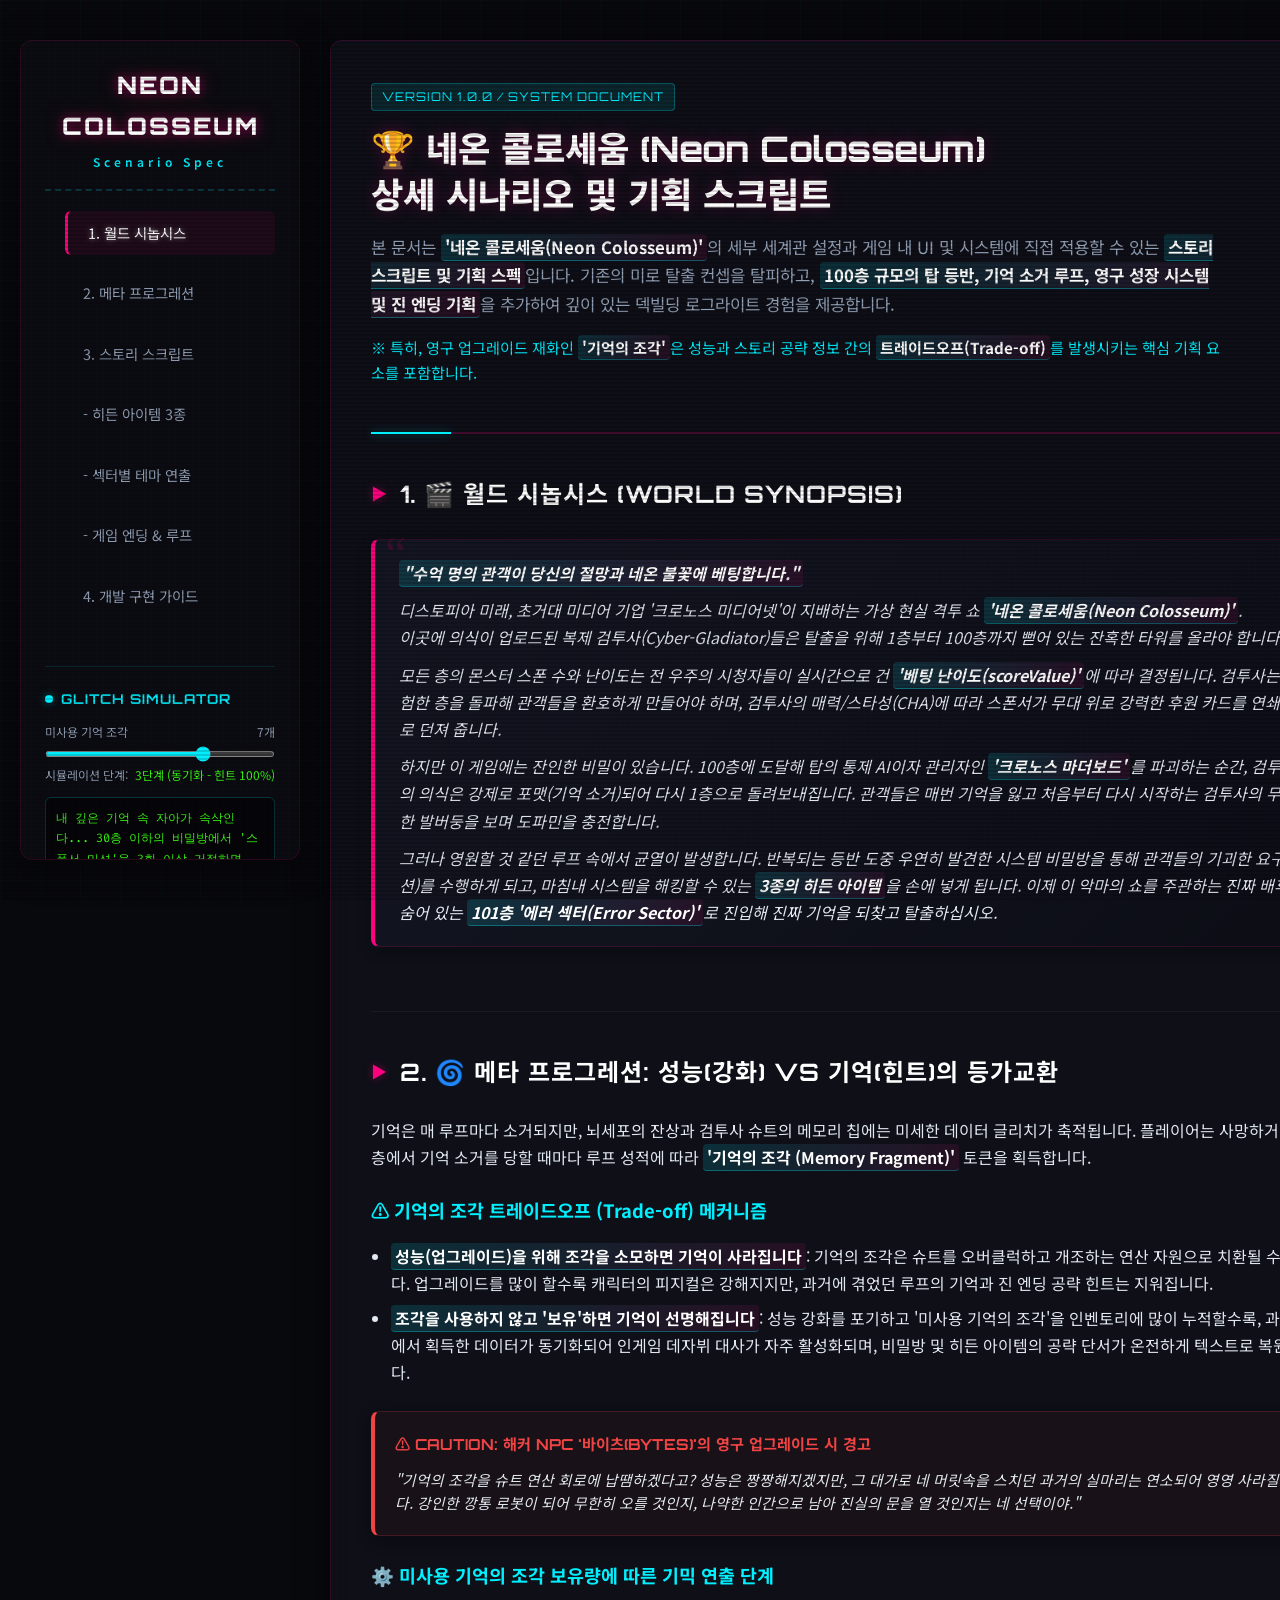
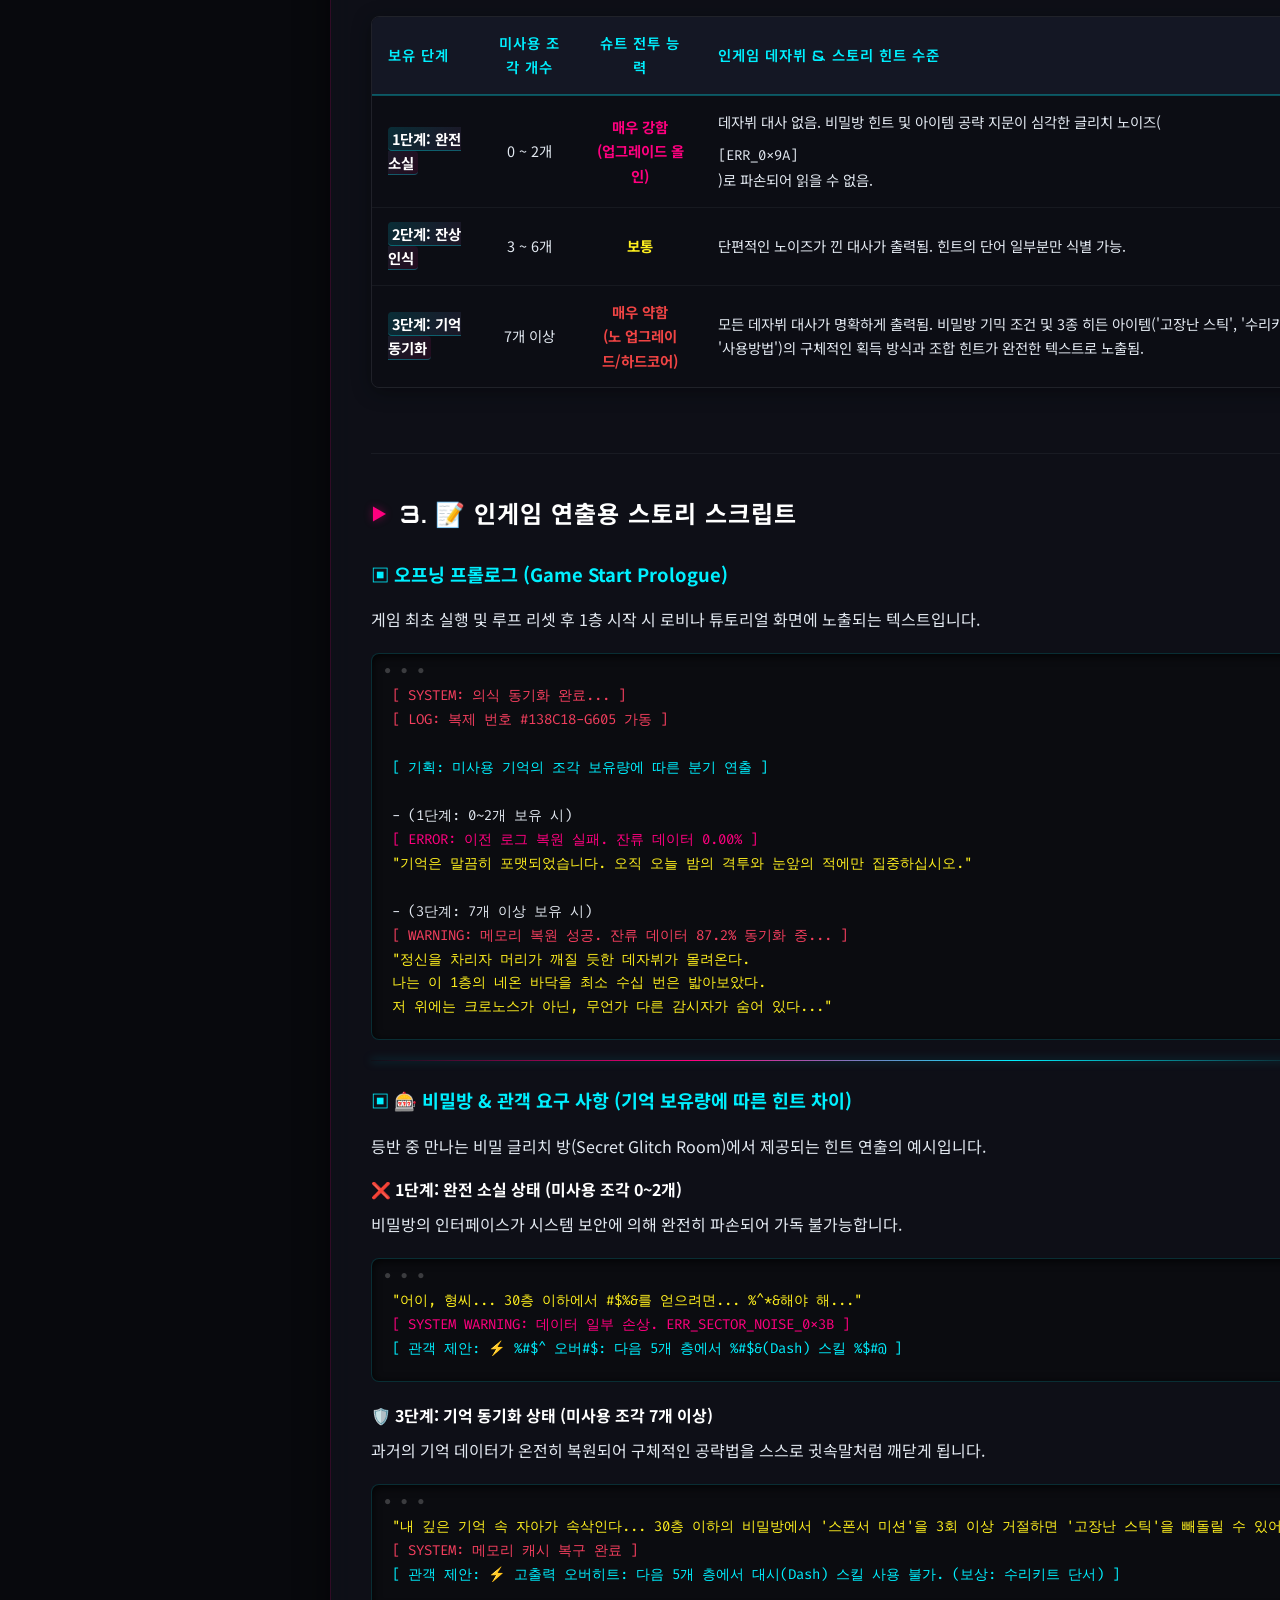
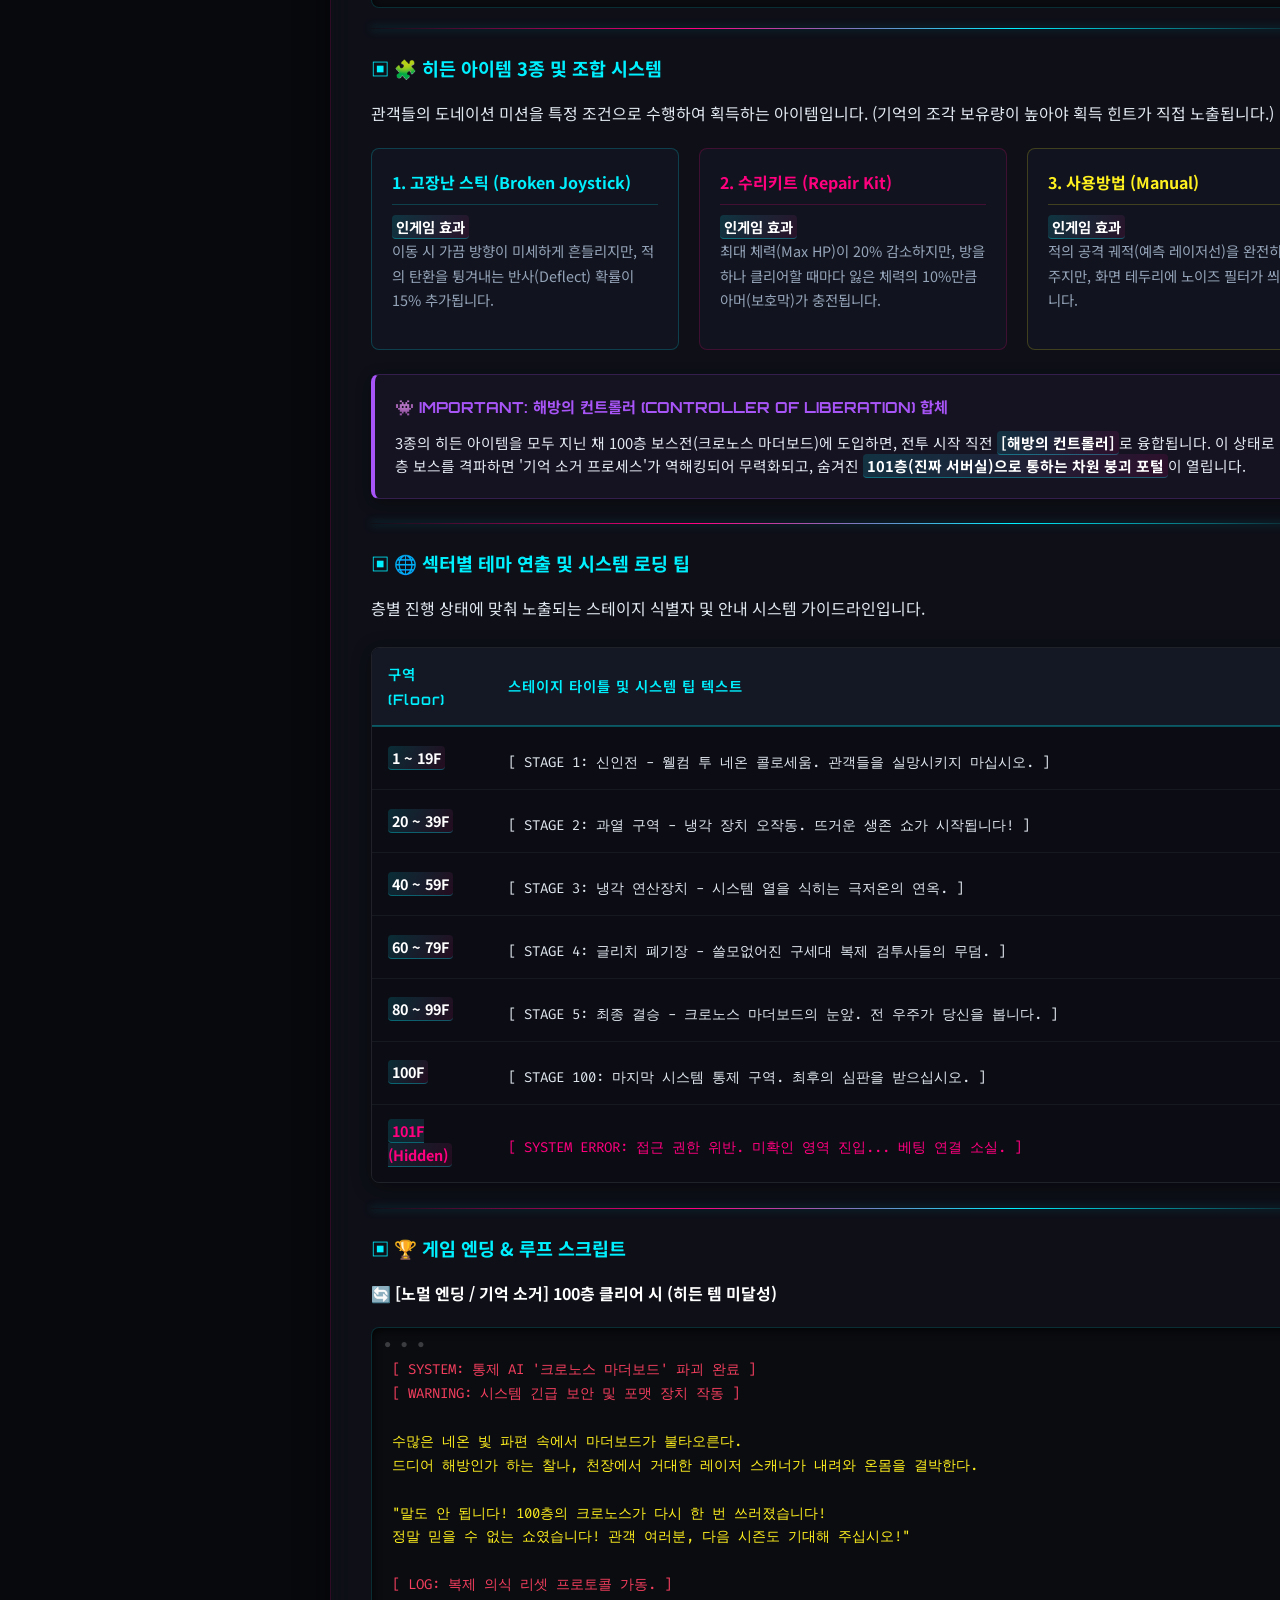
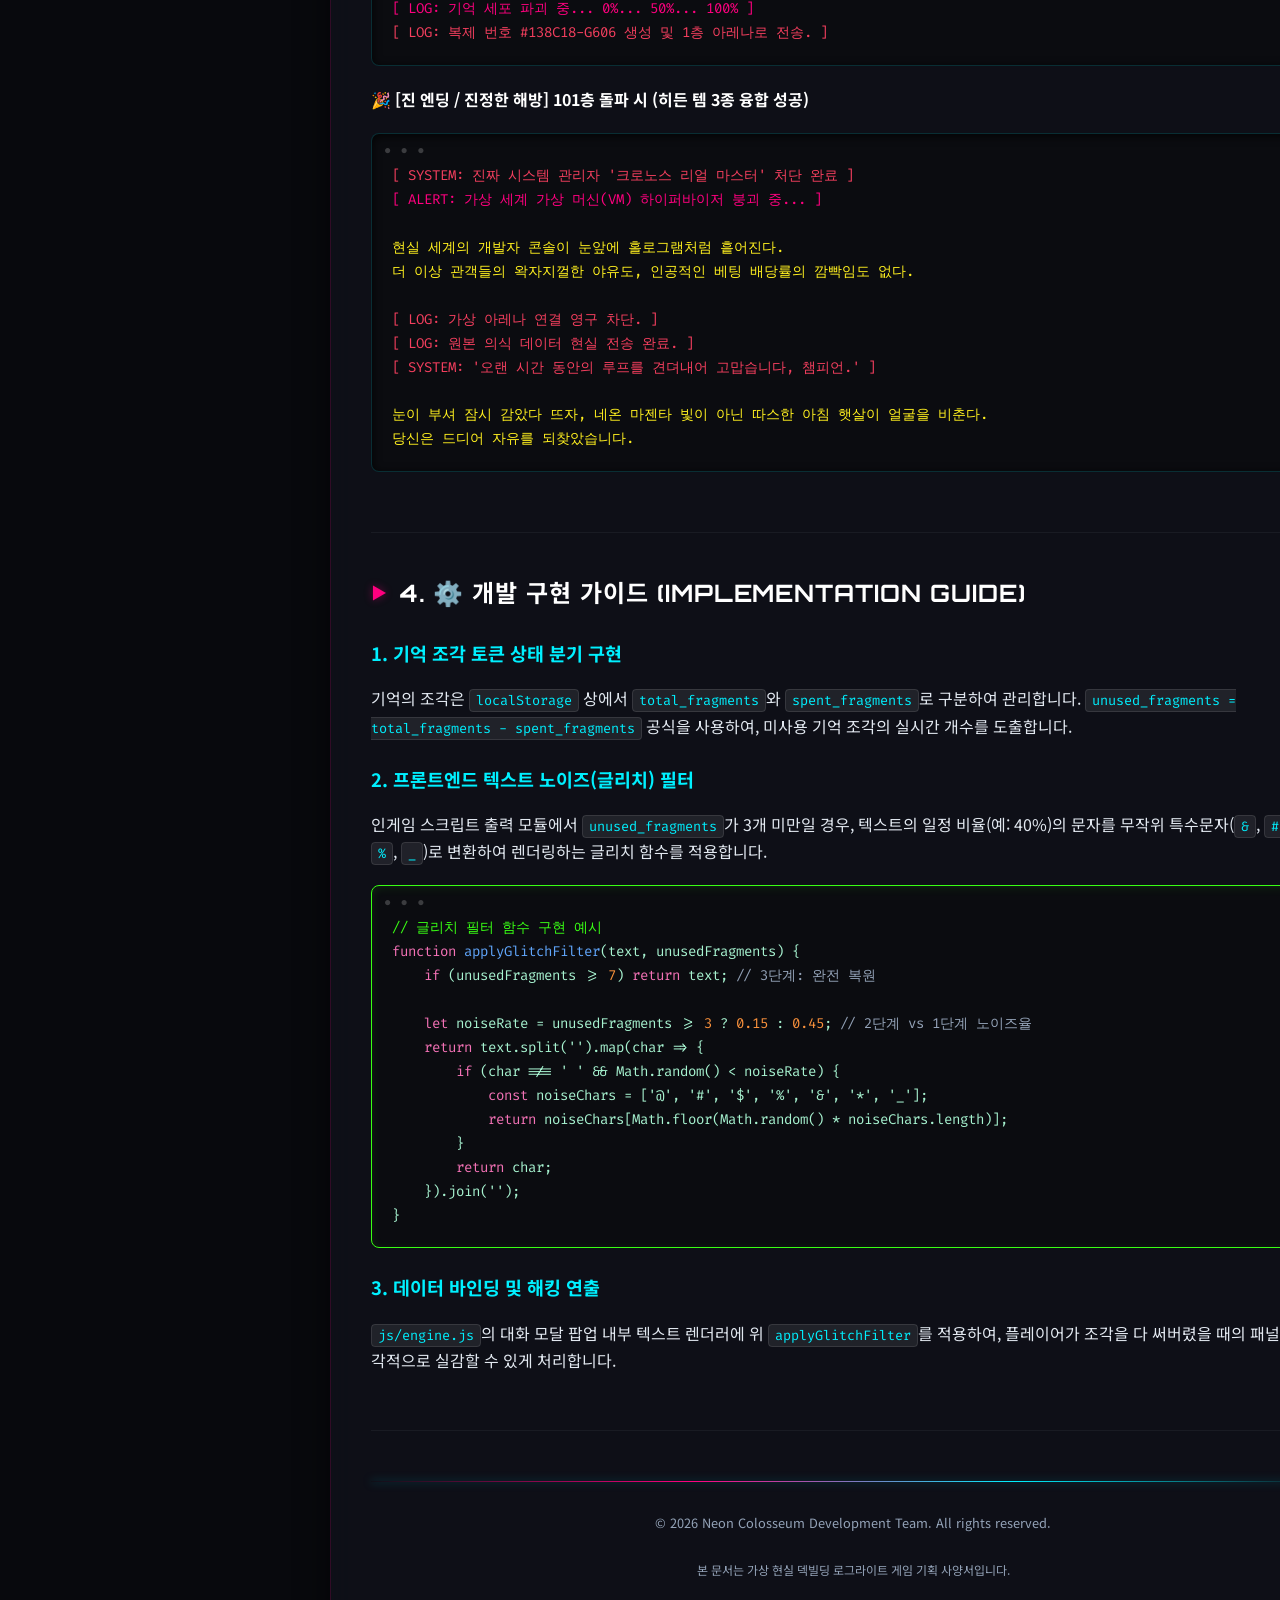
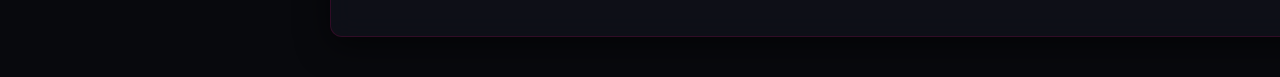
<file: neon_colosseum_scenario.html>
<!DOCTYPE html>
<html lang="ko">
<head>
    <meta charset="UTF-8">
    <meta name="viewport" content="width=device-width, initial-scale=1.0">
    <title>네온 콜로세움 (Neon Colosseum) 상세 시나리오</title>
    <!-- 구글 폰트: Orbitron (사이버펑크 분위기 타이틀용) 및 Noto Sans KR (가독성 높은 본문용) -->
    <link rel="preconnect" href="https://fonts.googleapis.com">
    <link rel="preconnect" href="https://fonts.gstatic.com" crossorigin>
    <link href="https://fonts.googleapis.com/css2?family=Noto+Sans+KR:wght@300;400;500;700;900&family=Orbitron:wght@400;600;800;900&family=Fira+Code:wght@400;600&display=swap" rel="stylesheet">
    <style>
        /* 기본 디자인 시스템 및 CSS 변수 선언 */
        :root {
            --bg-color: #08090d;
            --container-bg: rgba(16, 18, 27, 0.75);
            --sidebar-bg: rgba(12, 14, 21, 0.85);
            --card-bg: rgba(22, 25, 38, 0.6);
            --border-color: rgba(255, 0, 127, 0.15);
            --text-main: #e2e8f0;
            --text-muted: #94a3b8;
            --neon-magenta: #ff007f;
            --neon-cyan: #00f0ff;
            --neon-green: #39ff14;
            --neon-yellow: #fff01f;
            --neon-magenta-glow: rgba(255, 0, 127, 0.4);
            --neon-cyan-glow: rgba(0, 240, 255, 0.4);
            --glow-light: 0 0 10px var(--neon-magenta-glow);
            --font-title: 'Orbitron', 'Noto Sans KR', sans-serif;
            --font-body: 'Noto Sans KR', sans-serif;
            --font-code: 'Fira Code', Consolas, Monaco, monospace;
        }

        * {
            box-sizing: border-box;
            margin: 0;
            padding: 0;
            scroll-behavior: smooth;
        }

        body {
            background-color: var(--bg-color);
            color: var(--text-main);
            font-family: var(--font-body);
            line-height: 1.7;
            overflow-x: hidden;
            position: relative;
        }

        /* 배경 사이버펑크 데코레이션 */
        body::before {
            content: "";
            position: fixed;
            top: 0;
            left: 0;
            width: 100%;
            height: 100%;
            background: 
                linear-gradient(rgba(18, 16, 16, 0) 50%, rgba(0, 0, 0, 0.25) 50%), 
                linear-gradient(90deg, rgba(255, 0, 0, 0.03), rgba(0, 255, 0, 0.01), rgba(0, 0, 255, 0.03));
            background-size: 100% 4px, 6px 100%;
            z-index: 10;
            pointer-events: none;
            opacity: 0.6;
        }

        /* 은은한 네온 그리드 배경 */
        body::after {
            content: "";
            position: fixed;
            top: 0;
            left: 0;
            width: 100%;
            height: 100%;
            background-image: 
                linear-gradient(rgba(0, 240, 255, 0.02) 1px, transparent 1px),
                linear-gradient(90deg, rgba(0, 240, 255, 0.02) 1px, transparent 1px);
            background-size: 40px 40px;
            z-index: 1;
            pointer-events: none;
        }

        /* 메인 레이아웃 구성 */
        .wrapper {
            position: relative;
            z-index: 2;
            max-width: 1400px;
            margin: 0 auto;
            padding: 40px 20px;
            display: grid;
            grid-template-columns: 280px 1fr;
            gap: 30px;
        }

        @media (max-width: 1024px) {
            .wrapper {
                grid-template-columns: 1fr;
            }
            aside {
                position: relative !important;
                top: 0 !important;
                height: auto !important;
            }
        }

        /* 좌측 사이드바 디자인 (Glassmorphism) */
        aside {
            position: sticky;
            top: 40px;
            height: calc(100vh - 80px);
            background: var(--sidebar-bg);
            border: 1px solid var(--border-color);
            box-shadow: 0 8px 32px 0 rgba(0, 0, 0, 0.5);
            backdrop-filter: blur(12px);
            border-radius: 12px;
            padding: 24px;
            display: flex;
            flex-direction: column;
            gap: 20px;
            overflow-y: auto;
        }

        .logo-area {
            text-align: center;
            border-bottom: 2px dashed rgba(0, 240, 255, 0.2);
            padding-bottom: 15px;
        }

        .logo-area h1 {
            font-family: var(--font-title);
            font-size: 1.5rem;
            font-weight: 900;
            color: #fff;
            text-shadow: 0 0 10px var(--neon-magenta-glow), 0 0 20px var(--neon-magenta-glow);
            letter-spacing: 2px;
            text-transform: uppercase;
        }

        .logo-area span {
            font-size: 0.75rem;
            color: var(--neon-cyan);
            letter-spacing: 4px;
            font-weight: 600;
        }

        /* 네비게이션 메뉴 */
        nav ul {
            list-style: none;
            display: flex;
            flex-direction: column;
            gap: 8px;
        }

        nav a {
            display: block;
            padding: 10px 15px;
            color: var(--text-muted);
            text-decoration: none;
            font-size: 0.9rem;
            border-radius: 6px;
            border-left: 3px solid transparent;
            transition: all 0.3s ease;
        }

        nav a:hover, nav a.active {
            color: #fff;
            background: rgba(255, 0, 127, 0.08);
            border-left: 3px solid var(--neon-magenta);
            text-shadow: 0 0 5px rgba(255, 255, 255, 0.5);
            padding-left: 20px;
        }

        /* 실시간 글리치 데모 위젯 */
        .glitch-widget {
            margin-top: auto;
            border-top: 1px solid rgba(0, 240, 255, 0.15);
            padding-top: 20px;
            display: flex;
            flex-direction: column;
            gap: 12px;
        }

        .glitch-widget h3 {
            font-family: var(--font-title);
            font-size: 0.85rem;
            color: var(--neon-cyan);
            text-transform: uppercase;
            letter-spacing: 1px;
            display: flex;
            align-items: center;
            gap: 8px;
        }

        .glitch-widget h3::before {
            content: "";
            display: inline-block;
            width: 8px;
            height: 8px;
            background-color: var(--neon-cyan);
            box-shadow: 0 0 8px var(--neon-cyan-glow);
            border-radius: 50%;
            animation: pulse 1.5s infinite;
        }

        @keyframes pulse {
            0% { opacity: 0.4; }
            50% { opacity: 1; }
            100% { opacity: 0.4; }
        }

        .widget-controls {
            display: flex;
            flex-direction: column;
            gap: 8px;
        }

        .widget-controls label {
            font-size: 0.75rem;
            color: var(--text-muted);
            display: flex;
            justify-content: space-between;
        }

        .widget-controls input[type="range"] {
            width: 100%;
            accent-color: var(--neon-cyan);
            background: #1e293b;
            height: 6px;
            border-radius: 3px;
            outline: none;
        }

        .widget-preview {
            background: rgba(0, 0, 0, 0.5);
            border: 1px solid rgba(0, 240, 255, 0.2);
            border-radius: 6px;
            padding: 10px;
            font-family: var(--font-code);
            font-size: 0.75rem;
            color: var(--neon-green);
            min-height: 80px;
            word-break: break-all;
            white-space: pre-wrap;
            position: relative;
        }

        /* 우측 메인 콘텐츠 영역 */
        main {
            background: var(--container-bg);
            border: 1px solid var(--border-color);
            box-shadow: 0 8px 32px 0 rgba(0, 0, 0, 0.6);
            backdrop-filter: blur(12px);
            border-radius: 12px;
            padding: 40px;
            display: flex;
            flex-direction: column;
            gap: 40px;
        }

        @media (max-width: 768px) {
            main {
                padding: 24px 16px;
            }
        }

        /* 문서 헤더 디자인 */
        header {
            border-bottom: 2px solid rgba(255, 0, 127, 0.2);
            padding-bottom: 30px;
            position: relative;
        }

        header::after {
            content: "";
            position: absolute;
            bottom: -2px;
            left: 0;
            width: 80px;
            height: 2px;
            background-color: var(--neon-cyan);
            box-shadow: 0 0 10px var(--neon-cyan-glow);
        }

        .meta-tag {
            display: inline-block;
            background: rgba(0, 240, 255, 0.1);
            color: var(--neon-cyan);
            border: 1px solid rgba(0, 240, 255, 0.3);
            font-family: var(--font-title);
            font-size: 0.75rem;
            padding: 3px 10px;
            border-radius: 4px;
            margin-bottom: 15px;
            text-transform: uppercase;
            letter-spacing: 1px;
        }

        header h1 {
            font-family: var(--font-title);
            font-size: 2.2rem;
            font-weight: 800;
            color: #fff;
            margin-bottom: 15px;
            text-shadow: 0 0 15px rgba(255, 0, 127, 0.3);
            line-height: 1.3;
        }

        header p {
            color: var(--text-muted);
            font-size: 1.05rem;
            max-width: 850px;
        }

        /* 개별 섹션 스타일링 */
        section {
            border-bottom: 1px solid rgba(255, 255, 255, 0.05);
            padding-bottom: 40px;
            scroll-margin-top: 40px;
        }

        section:last-of-type {
            border-bottom: none;
            padding-bottom: 0;
        }

        section h2 {
            font-family: var(--font-title);
            font-size: 1.5rem;
            color: #fff;
            margin-bottom: 24px;
            display: flex;
            align-items: center;
            gap: 12px;
            text-transform: uppercase;
            letter-spacing: 1px;
        }

        section h2::before {
            content: "▶";
            color: var(--neon-magenta);
            font-size: 1rem;
            text-shadow: 0 0 8px var(--neon-magenta-glow);
        }

        section h3 {
            font-family: var(--font-body);
            font-size: 1.15rem;
            color: var(--neon-cyan);
            margin: 24px 0 16px 0;
            font-weight: 700;
        }

        section h4 {
            font-family: var(--font-body);
            font-size: 1rem;
            color: #fff;
            margin: 16px 0 8px 0;
            font-weight: 700;
        }

        p {
            margin-bottom: 16px;
        }

        strong {
            color: #fff;
            font-weight: 700;
            background: linear-gradient(120deg, rgba(0, 240, 255, 0.15) 0%, rgba(255, 0, 127, 0.1) 100%);
            padding: 1px 4px;
            border-radius: 4px;
            border-bottom: 1px solid rgba(0, 240, 255, 0.3);
        }

        /* 리스트 스타일 */
        ul, ol {
            margin-bottom: 20px;
            padding-left: 20px;
        }

        li {
            margin-bottom: 8px;
        }

        /* 테이블 스타일 */
        .table-responsive {
            width: 100%;
            overflow-x: auto;
            margin: 25px 0;
            border-radius: 8px;
            border: 1px solid rgba(255, 255, 255, 0.08);
            box-shadow: 0 4px 20px rgba(0, 0, 0, 0.3);
        }

        table {
            width: 100%;
            border-collapse: collapse;
            text-align: left;
            font-size: 0.9rem;
            background: rgba(10, 12, 18, 0.5);
        }

        th {
            background-color: rgba(22, 25, 38, 0.9);
            color: var(--neon-cyan);
            font-family: var(--font-title);
            font-weight: 600;
            padding: 14px 16px;
            border-bottom: 2px solid rgba(0, 240, 255, 0.3);
            letter-spacing: 1px;
        }

        td {
            padding: 14px 16px;
            border-bottom: 1px solid rgba(255, 255, 255, 0.05);
            color: var(--text-main);
        }

        tr:last-child td {
            border-bottom: none;
        }

        tr:hover td {
            background: rgba(255, 0, 127, 0.03);
            color: #fff;
        }

        /* 인용구 / 콜아웃 박스 */
        blockquote {
            background: linear-gradient(135deg, rgba(22, 25, 38, 0.8) 0%, rgba(12, 14, 21, 0.8) 100%);
            border: 1px solid var(--border-color);
            border-left: 4px solid var(--neon-magenta);
            border-radius: 8px;
            padding: 20px 24px;
            margin: 24px 0;
            position: relative;
            box-shadow: 0 4px 15px rgba(0,0,0,0.2);
        }

        blockquote p {
            margin-bottom: 10px;
            font-style: italic;
        }

        blockquote p:last-child {
            margin-bottom: 0;
        }

        blockquote::before {
            content: "“";
            font-family: 'Georgia', serif;
            font-size: 3rem;
            color: rgba(255, 0, 127, 0.15);
            position: absolute;
            top: -10px;
            left: 10px;
            line-height: 1;
        }

        /* 깃허브 스타일 Alert 박스 */
        .alert {
            border-radius: 8px;
            padding: 20px;
            margin: 24px 0;
            border-left: 4px solid transparent;
            background: rgba(16, 18, 27, 0.8);
            box-shadow: 0 4px 15px rgba(0,0,0,0.25);
        }

        .alert-title {
            font-family: var(--font-title);
            font-weight: 700;
            font-size: 0.95rem;
            margin-bottom: 10px;
            display: flex;
            align-items: center;
            gap: 10px;
            text-transform: uppercase;
        }

        .alert-content {
            font-size: 0.92rem;
            line-height: 1.6;
        }

        .alert-caution {
            border: 1px solid rgba(239, 68, 68, 0.2);
            border-left: 4px solid #ef4444;
            background: rgba(239, 68, 68, 0.05);
        }

        .alert-caution .alert-title {
            color: #ef4444;
        }

        .alert-important {
            border: 1px solid rgba(168, 85, 247, 0.2);
            border-left: 4px solid #a855f7;
            background: rgba(168, 85, 247, 0.05);
        }

        .alert-important .alert-title {
            color: #a855f7;
        }

        /* 코드 및 터미널 스타일 스크립트 출력 블록 */
        pre {
            background-color: #0b0c10;
            border: 1px solid rgba(0, 240, 255, 0.15);
            border-radius: 8px;
            padding: 20px;
            overflow-x: auto;
            margin: 20px 0;
            box-shadow: inset 0 2px 10px rgba(0, 0, 0, 0.8);
            position: relative;
        }

        /* 터미널 윈도우 스타일 데코레이터 */
        pre::before {
            content: "● ● ●";
            color: rgba(255, 255, 255, 0.2);
            font-size: 0.75rem;
            letter-spacing: 3px;
            position: absolute;
            top: 6px;
            left: 12px;
            font-family: sans-serif;
        }

        code {
            font-family: var(--font-code);
            font-size: 0.88rem;
            color: #e2e8f0;
            display: block;
            margin-top: 10px;
        }

        /* 인라인 코드 스타일 */
        p code, li code {
            display: inline;
            background-color: rgba(255, 255, 255, 0.08);
            color: var(--neon-cyan);
            border: 1px solid rgba(255, 255, 255, 0.1);
            padding: 2px 6px;
            border-radius: 4px;
            font-size: 0.85rem;
            margin-top: 0;
        }

        /* 시나리오 하이라이트/코드 블록 테마 */
        .code-system { color: #f43f5e; } /* 시스템 로그 */
        .code-glitch { color: var(--neon-magenta); } /* 에러/노이즈 */
        .code-gameplay { color: var(--neon-cyan); } /* 게임 기획 */
        .code-quote { color: var(--neon-yellow); } /* 대사 */

        /* 스크롤 탑 버튼 */
        .scroll-top {
            position: fixed;
            bottom: 30px;
            right: 30px;
            width: 45px;
            height: 45px;
            background: rgba(16, 18, 27, 0.8);
            border: 1px solid var(--neon-cyan);
            box-shadow: 0 0 10px rgba(0, 240, 255, 0.2);
            color: var(--neon-cyan);
            border-radius: 50%;
            display: flex;
            align-items: center;
            justify-content: center;
            font-size: 1.2rem;
            cursor: pointer;
            z-index: 100;
            transition: all 0.3s ease;
            opacity: 0;
            visibility: hidden;
        }

        .scroll-top.visible {
            opacity: 1;
            visibility: visible;
        }

        .scroll-top:hover {
            background: var(--neon-cyan);
            color: #000;
            box-shadow: 0 0 15px var(--neon-cyan);
            transform: translateY(-3px);
        }

        /* 풋터 */
        footer {
            text-align: center;
            padding-top: 30px;
            border-top: 1px solid rgba(255, 255, 255, 0.05);
            color: var(--text-muted);
            font-size: 0.8rem;
            display: flex;
            flex-direction: column;
            gap: 10px;
        }
        
        .glow-divider {
            height: 1px;
            background: linear-gradient(90deg, transparent, var(--neon-magenta), var(--neon-cyan), transparent);
            margin: 20px 0;
            box-shadow: 0 0 8px rgba(0, 240, 255, 0.5);
        }
    </style>
</head>
<body>

    <div class="wrapper">
        <!-- 네비게이션 및 사이드바 영역 -->
        <aside>
            <div class="logo-area">
                <h1>NEON Colosseum</h1>
                <span>Scenario Spec</span>
            </div>
            
            <nav>
                <ul>
                    <li><a href="#synopsis" class="active">1. 월드 시놉시스</a></li>
                    <li><a href="#meta-progression">2. 메타 프로그레션</a></li>
                    <li><a href="#scripts">3. 스토리 스크립트</a></li>
                    <li><a href="#hidden-items"> - 히든 아이템 3종</a></li>
                    <li><a href="#sectors"> - 섹터별 테마 연출</a></li>
                    <li><a href="#endings"> - 게임 엔딩 & 루프</a></li>
                    <li><a href="#guide">4. 개발 구현 가이드</a></li>
                </ul>
            </nav>

            <!-- 실시간 인게임 글리치 필터 시뮬레이터 -->
            <div class="glitch-widget">
                <h3>Glitch Simulator</h3>
                <div class="widget-controls">
                    <label>
                        <span>미사용 기억 조각</span>
                        <span id="fragment-count">7개</span>
                    </label>
                    <input type="range" id="fragment-slider" min="0" max="10" value="7" step="1">
                    <label>
                        <span>시뮬레이션 단계:</span>
                        <span id="glitch-stage" style="color: var(--neon-green)">3단계 (동기화)</span>
                    </label>
                </div>
                <div class="widget-preview" id="glitch-output">내 깊은 기억 속 자아가 속삭인다... 30층 이하의 비밀방에서 '스폰서 미션'을 3회 이상 거절하면 '고장난 스틱'을 빼돌릴 수 있어...</div>
            </div>
        </aside>

        <!-- 메인 기획서 콘텐츠 영역 -->
        <main>
            <!-- 문서 정보 헤더 -->
            <header>
                <div class="meta-tag">Version 1.0.0 / System Document</div>
                <h1>🏆 네온 콜로세움 (Neon Colosseum)<br>상세 시나리오 및 기획 스크립트</h1>
                <p>
                    본 문서는 <strong>'네온 콜로세움(Neon Colosseum)'</strong>의 세부 세계관 설정과 게임 내 UI 및 시스템에 직접 적용할 수 있는 
                    <strong>스토리 스크립트 및 기획 스펙</strong>입니다. 기존의 미로 탈출 컨셉을 탈피하고, 
                    <strong>100층 규모의 탑 등반, 기억 소거 루프, 영구 성장 시스템 및 진 엔딩 기획</strong>을 추가하여 깊이 있는 덱빌딩 로그라이트 경험을 제공합니다.
                </p>
                <p style="margin-top: 10px; font-size: 0.95rem; color: var(--neon-cyan);">
                    ※ 특히, 영구 업그레이드 재화인 <strong>'기억의 조각'</strong>은 성능과 스토리 공략 정보 간의 <strong>트레이드오프(Trade-off)</strong>를 발생시키는 핵심 기획 요소를 포함합니다.
                </p>
            </header>

            <!-- 1. 월드 시놉시스 -->
            <section id="synopsis">
                <h2>1. 🎬 월드 시놉시스 (World Synopsis)</h2>
                <blockquote>
                    <p><strong>"수억 명의 관객이 당신의 절망과 네온 불꽃에 베팅합니다."</strong></p>
                    <p>
                        디스토피아 미래, 초거대 미디어 기업 <em>'크로노스 미디어넷'</em>이 지배하는 가상 현실 격투 쇼 <strong>'네온 콜로세움(Neon Colosseum)'</strong>.<br>
                        이곳에 의식이 업로드된 복제 검투사(Cyber-Gladiator)들은 탈출을 위해 1층부터 100층까지 뻗어 있는 잔혹한 타워를 올라야 합니다.
                    </p>
                    <p>
                        모든 층의 몬스터 스폰 수와 난이도는 전 우주의 시청자들이 실시간으로 건 <strong>'베팅 난이도(scoreValue)'</strong>에 따라 결정됩니다. 검투사는 위험한 층을 돌파해 관객들을 환호하게 만들어야 하며, 검투사의 매력/스타성(CHA)에 따라 스폰서가 무대 위로 강력한 후원 카드를 연쇄적으로 던져 줍니다.
                    </p>
                    <p>
                        하지만 이 게임에는 잔인한 비밀이 있습니다. 100층에 도달해 탑의 통제 AI이자 관리자인 <strong>'크로노스 마더보드'</strong>를 파괴하는 순간, 검투사의 의식은 강제로 포맷(기억 소거)되어 다시 1층으로 돌려보내집니다. 관객들은 매번 기억을 잃고 처음부터 다시 시작하는 검투사의 무한한 발버둥을 보며 도파민을 충전합니다.
                    </p>
                    <p>
                        그러나 영원할 것 같던 루프 속에서 균열이 발생합니다. 반복되는 등반 도중 우연히 발견한 시스템 비밀방을 통해 관객들의 기괴한 요구(미션)를 수행하게 되고, 마침내 시스템을 해킹할 수 있는 <strong>3종의 히든 아이템</strong>을 손에 넣게 됩니다. 이제 이 악마의 쇼를 주관하는 진짜 배후가 숨어 있는 <strong>101층 '에러 섹터(Error Sector)'</strong>로 진입해 진짜 기억을 되찾고 탈출하십시오.
                    </p>
                </blockquote>
            </section>

            <!-- 2. 메타 프로그레션 -->
            <section id="meta-progression">
                <h2>2. 🌀 메타 프로그레션: 성능(강화) vs 기억(힌트)의 등가교환</h2>
                <p>
                    기억은 매 루프마다 소거되지만, 뇌세포의 잔상과 검투사 슈트의 메모리 칩에는 미세한 데이터 글리치가 축적됩니다. 
                    플레이어는 사망하거나 100층에서 기억 소거를 당할 때마다 루프 성적에 따라 <strong>'기억의 조각 (Memory Fragment)'</strong> 토큰을 획득합니다.
                </p>

                <h3>⚠️ 기억의 조각 트레이드오프 (Trade-off) 메커니즘</h3>
                <ul>
                    <li>
                        <strong>성능(업그레이드)을 위해 조각을 소모하면 기억이 사라집니다</strong>:
                        기억의 조각은 슈트를 오버클럭하고 개조하는 연산 자원으로 치환될 수 있습니다. 업그레이드를 많이 할수록 캐릭터의 피지컬은 강해지지만, 과거에 겪었던 루프의 기억과 진 엔딩 공략 힌트는 지워집니다.
                    </li>
                    <li>
                        <strong>조각을 사용하지 않고 '보유'하면 기억이 선명해집니다</strong>:
                        성능 강화를 포기하고 '미사용 기억의 조각'을 인벤토리에 많이 누적할수록, 과거 루프에서 획득한 데이터가 동기화되어 인게임 데자뷔 대사가 자주 활성화되며, 비밀방 및 히든 아이템의 공략 단서가 온전하게 텍스트로 복원됩니다.
                    </li>
                </ul>

                <div class="alert alert-caution">
                    <div class="alert-title">
                        <span>⚠️ CAUTION: 해커 NPC '바이츠(Bytes)'의 영구 업그레이드 시 경고</span>
                    </div>
                    <div class="alert-content">
                        <em>"기억의 조각을 슈트 연산 회로에 납땜하겠다고? 성능은 짱짱해지겠지만, 그 대가로 네 머릿속을 스치던 과거의 실마리는 연소되어 영영 사라질 거다. 강인한 깡통 로봇이 되어 무한히 오를 것인지, 나약한 인간으로 남아 진실의 문을 열 것인지는 네 선택이야."</em>
                    </div>
                </div>

                <h3>⚙️ 미사용 기억의 조각 보유량에 따른 기믹 연출 단계</h3>
                <div class="table-responsive">
                    <table>
                        <thead>
                            <tr>
                                <th>보유 단계</th>
                                <th style="text-align: center;">미사용 조각 개수</th>
                                <th style="text-align: center;">슈트 전투 능력</th>
                                <th>인게임 데자뷔 & 스토리 힌트 수준</th>
                            </tr>
                        </thead>
                        <tbody>
                            <tr>
                                <td><strong>1단계: 완전 소실</strong></td>
                                <td style="text-align: center;">0 ~ 2개</td>
                                <td style="text-align: center; color: var(--neon-magenta); font-weight: bold;">매우 강함<br>(업그레이드 올인)</td>
                                <td>데자뷔 대사 없음. 비밀방 힌트 및 아이템 공략 지문이 심각한 글리치 노이즈(<code>[ERR_0x9A]</code>)로 파손되어 읽을 수 없음.</td>
                            </tr>
                            <tr>
                                <td><strong>2단계: 잔상 인식</strong></td>
                                <td style="text-align: center;">3 ~ 6개</td>
                                <td style="text-align: center; color: var(--neon-yellow); font-weight: bold;">보통</td>
                                <td>단편적인 노이즈가 낀 대사가 출력됨. 힌트의 단어 일부분만 식별 가능.</td>
                            </tr>
                            <tr>
                                <td><strong>3단계: 기억 동기화</strong></td>
                                <td style="text-align: center;">7개 이상</td>
                                <td style="text-align: center; color: #ef4444; font-weight: bold;">매우 약함<br>(노 업그레이드/하드코어)</td>
                                <td>모든 데자뷔 대사가 명확하게 출력됨. 비밀방 기믹 조건 및 3종 히든 아이템('고장난 스틱', '수리키트', '사용방법')의 구체적인 획득 방식과 조합 힌트가 완전한 텍스트로 노출됨.</td>
                            </tr>
                        </tbody>
                    </table>
                </div>
            </section>

            <!-- 3. 인게임 연출용 스토리 스크립트 -->
            <section id="scripts">
                <h2>3. 📝 인게임 연출용 스토리 스크립트</h2>
                
                <h3>▣ 오프닝 프롤로그 (Game Start Prologue)</h3>
                <p>게임 최초 실행 및 루프 리셋 후 1층 시작 시 로비나 튜토리얼 화면에 노출되는 텍스트입니다.</p>
                <pre><code><span class="code-system">[ SYSTEM: 의식 동기화 완료... ]</span>
<span class="code-system">[ LOG: 복제 번호 #138C18-G605 가동 ]</span>

<span class="code-gameplay">[ 기획: 미사용 기억의 조각 보유량에 따른 분기 연출 ]</span>

- (1단계: 0~2개 보유 시)
<span class="code-glitch">[ ERROR: 이전 로그 복원 실패. 잔류 데이터 0.00% ]</span>
<span class="code-quote">"기억은 말끔히 포맷되었습니다. 오직 오늘 밤의 격투와 눈앞의 적에만 집중하십시오."</span>

- (3단계: 7개 이상 보유 시)
<span class="code-system">[ WARNING: 메모리 복원 성공. 잔류 데이터 87.2% 동기화 중... ]</span>
<span class="code-quote">"정신을 차리자 머리가 깨질 듯한 데자뷔가 몰려온다. 
나는 이 1층의 네온 바닥을 최소 수십 번은 밟아보았다. 
저 위에는 크로노스가 아닌, 무언가 다른 감시자가 숨어 있다..."</span></code></pre>

                <div class="glow-divider"></div>

                <h3>▣ 🎰 비밀방 & 관객 요구 사항 (기억 보유량에 따른 힌트 차이)</h3>
                <p>등반 중 만나는 비밀 글리치 방(Secret Glitch Room)에서 제공되는 힌트 연출의 예시입니다.</p>

                <h4>❌ 1단계: 완전 소실 상태 (미사용 조각 0~2개)</h4>
                <p>비밀방의 인터페이스가 시스템 보안에 의해 완전히 파손되어 가독 불가능합니다.</p>
                <pre><code><span class="code-quote">"어이, 형씨... 30층 이하에서 #$%&를 얻으려면... %^*&해야 해..."</span>
<span class="code-glitch">[ SYSTEM WARNING: 데이터 일부 손상. ERR_SECTOR_NOISE_0x3B ]</span>
<span class="code-gameplay">[ 관객 제안: ⚡ %#$^ 오버#$: 다음 5개 층에서 %#$&(Dash) 스킬 %$#@ ]</span></code></pre>

                <h4>🛡️ 3단계: 기억 동기화 상태 (미사용 조각 7개 이상)</h4>
                <p>과거의 기억 데이터가 온전히 복원되어 구체적인 공략법을 스스로 귓속말처럼 깨닫게 됩니다.</p>
                <pre><code><span class="code-quote">"내 깊은 기억 속 자아가 속삭인다... 30층 이하의 비밀방에서 '스폰서 미션'을 3회 이상 거절하면 '고장난 스틱'을 빼돌릴 수 있어..."</span>
<span class="code-system">[ SYSTEM: 메모리 캐시 복구 완료 ]</span>
<span class="code-gameplay">[ 관객 제안: ⚡ 고출력 오버히트: 다음 5개 층에서 대시(Dash) 스킬 사용 불가. (보상: 수리키트 단서) ]</span></code></pre>

                <div class="glow-divider"></div>

                <h3 id="hidden-items">▣ 🧩 히든 아이템 3종 및 조합 시스템</h3>
                <p>관객들의 도네이션 미션을 특정 조건으로 수행하여 획득하는 아이템입니다. (기억의 조각 보유량이 높아야 획득 힌트가 직접 노출됩니다.)</p>
                
                <div style="display: grid; grid-template-columns: repeat(auto-fit, minmax(280px, 1fr)); gap: 20px; margin: 20px 0;">
                    <div style="background: var(--card-bg); border: 1px solid rgba(0, 240, 255, 0.2); border-radius: 8px; padding: 20px;">
                        <h4 style="color: var(--neon-cyan); border-bottom: 1px solid rgba(0, 240, 255, 0.2); padding-bottom: 8px; margin-top: 0;">1. 고장난 스틱 (Broken Joystick)</h4>
                        <p style="font-size: 0.9rem; margin-top: 10px; color: var(--text-muted);">
                            <strong>인게임 효과</strong><br>이동 시 가끔 방향이 미세하게 흔들리지만, 적의 탄환을 튕겨내는 반사(Deflect) 확률이 15% 추가됩니다.
                        </p>
                    </div>
                    <div style="background: var(--card-bg); border: 1px solid rgba(255, 0, 127, 0.2); border-radius: 8px; padding: 20px;">
                        <h4 style="color: var(--neon-magenta); border-bottom: 1px solid rgba(255, 0, 127, 0.2); padding-bottom: 8px; margin-top: 0;">2. 수리키트 (Repair Kit)</h4>
                        <p style="font-size: 0.9rem; margin-top: 10px; color: var(--text-muted);">
                            <strong>인게임 효과</strong><br>최대 체력(Max HP)이 20% 감소하지만, 방을 하나 클리어할 때마다 잃은 체력의 10%만큼 아머(보호막)가 충전됩니다.
                        </p>
                    </div>
                    <div style="background: var(--card-bg); border: 1px solid rgba(255, 240, 31, 0.2); border-radius: 8px; padding: 20px;">
                        <h4 style="color: var(--neon-yellow); border-bottom: 1px solid rgba(255, 240, 31, 0.2); padding-bottom: 8px; margin-top: 0;">3. 사용방법 (Manual)</h4>
                        <p style="font-size: 0.9rem; margin-top: 10px; color: var(--text-muted);">
                            <strong>인게임 효과</strong><br>적의 공격 궤적(예측 레이저선)을 완전히 보여주지만, 화면 테두리에 노이즈 필터가 씌워집니다.
                        </p>
                    </div>
                </div>

                <div class="alert alert-important">
                    <div class="alert-title">
                        <span>👾 IMPORTANT: 해방의 컨트롤러 (Controller of Liberation) 합체</span>
                    </div>
                    <div class="alert-content">
                        3종의 히든 아이템을 모두 지닌 채 100층 보스전(크로노스 마더보드)에 도입하면, 전투 시작 직전 <strong>[해방의 컨트롤러]</strong>로 융합됩니다. 이 상태로 100층 보스를 격파하면 '기억 소거 프로세스'가 역해킹되어 무력화되고, 숨겨진 <strong>101층(진짜 서버실)으로 통하는 차원 붕괴 포털</strong>이 열립니다.
                    </div>
                </div>

                <div class="glow-divider"></div>

                <h3 id="sectors">▣ 🌐 섹터별 테마 연출 및 시스템 로딩 팁</h3>
                <p>층별 진행 상태에 맞춰 노출되는 스테이지 식별자 및 안내 시스템 가이드라인입니다.</p>
                <div class="table-responsive">
                    <table>
                        <thead>
                            <tr>
                                <th style="width: 120px;">구역 (Floor)</th>
                                <th>스테이지 타이틀 및 시스템 팁 텍스트</th>
                            </tr>
                        </thead>
                        <tbody>
                            <tr>
                                <td><strong>1 ~ 19F</strong></td>
                                <td><code>[ STAGE 1: 신인전 - 웰컴 투 네온 콜로세움. 관객들을 실망시키지 마십시오. ]</code></td>
                            </tr>
                            <tr>
                                <td><strong>20 ~ 39F</strong></td>
                                <td><code>[ STAGE 2: 과열 구역 - 냉각 장치 오작동. 뜨거운 생존 쇼가 시작됩니다! ]</code></td>
                            </tr>
                            <tr>
                                <td><strong>40 ~ 59F</strong></td>
                                <td><code>[ STAGE 3: 냉각 연산장치 - 시스템 열을 식히는 극저온의 연옥. ]</code></td>
                            </tr>
                            <tr>
                                <td><strong>60 ~ 79F</strong></td>
                                <td><code>[ STAGE 4: 글리치 폐기장 - 쓸모없어진 구세대 복제 검투사들의 무덤. ]</code></td>
                            </tr>
                            <tr>
                                <td><strong>80 ~ 99F</strong></td>
                                <td><code>[ STAGE 5: 최종 결승 - 크로노스 마더보드의 눈앞. 전 우주가 당신을 봅니다. ]</code></td>
                            </tr>
                            <tr>
                                <td><strong>100F</strong></td>
                                <td><code>[ STAGE 100: 마지막 시스템 통제 구역. 최후의 심판을 받으십시오. ]</code></td>
                            </tr>
                            <tr>
                                <td><strong style="color: var(--neon-magenta);">101F (Hidden)</strong></td>
                                <td><code style="color: var(--neon-magenta);">[ SYSTEM ERROR: 접근 권한 위반. 미확인 영역 진입... 베팅 연결 소실. ]</code></td>
                            </tr>
                        </tbody>
                    </table>
                </div>

                <div class="glow-divider"></div>

                <h3 id="endings">▣ 🏆 게임 엔딩 & 루프 스크립트</h3>
                
                <h4>🔄 [노멀 엔딩 / 기억 소거] 100층 클리어 시 (히든 템 미달성)</h4>
                <pre><code><span class="code-system">[ SYSTEM: 통제 AI '크로노스 마더보드' 파괴 완료 ]</span>
<span class="code-system">[ WARNING: 시스템 긴급 보안 및 포맷 장치 작동 ]</span>

<span class="code-quote">수많은 네온 빛 파편 속에서 마더보드가 불타오른다.
드디어 해방인가 하는 찰나, 천장에서 거대한 레이저 스캐너가 내려와 온몸을 결박한다.

"말도 안 됩니다! 100층의 크로노스가 다시 한 번 쓰러졌습니다!
정말 믿을 수 없는 쇼였습니다! 관객 여러분, 다음 시즌도 기대해 주십시오!"</span>

<span class="code-system">[ LOG: 복제 의식 리셋 프로토콜 가동. ]</span>
<span class="code-glitch">[ LOG: 기억 세포 파괴 중... 0%... 50%... 100% ]</span>
<span class="code-system">[ LOG: 복제 번호 #138C18-G606 생성 및 1층 아레나로 전송. ]</span></code></pre>

                <h4>🎉 [진 엔딩 / 진정한 해방] 101층 돌파 시 (히든 템 3종 융합 성공)</h4>
                <pre><code><span class="code-system">[ SYSTEM: 진짜 시스템 관리자 '크로노스 리얼 마스터' 처단 완료 ]</span>
<span class="code-glitch">[ ALERT: 가상 세계 가상 머신(VM) 하이퍼바이저 붕괴 중... ]</span>

<span class="code-quote">현실 세계의 개발자 콘솔이 눈앞에 홀로그램처럼 흩어진다.
더 이상 관객들의 왁자지껄한 야유도, 인공적인 베팅 배당률의 깜빡임도 없다.</span>

<span class="code-system">[ LOG: 가상 아레나 연결 영구 차단. ]</span>
<span class="code-system">[ LOG: 원본 의식 데이터 현실 전송 완료. ]</span>
<span class="code-system">[ SYSTEM: '오랜 시간 동안의 루프를 견뎌내어 고맙습니다, 챔피언.' ]</span>

<span class="code-quote">눈이 부셔 잠시 감았다 뜨자, 네온 마젠타 빛이 아닌 따스한 아침 햇살이 얼굴을 비춘다.
당신은 드디어 자유를 되찾았습니다.</span></code></pre>
            </section>

            <!-- 4. 개발 구현 가이드 -->
            <section id="guide">
                <h2>4. ⚙️ 개발 구현 가이드 (Implementation Guide)</h2>
                
                <h3>1. 기억 조각 토큰 상태 분기 구현</h3>
                <p>
                    기억의 조각은 <code>localStorage</code> 상에서 <code>total_fragments</code>와 <code>spent_fragments</code>로 구분하여 관리합니다.
                    <code>unused_fragments = total_fragments - spent_fragments</code> 공식을 사용하여, 미사용 기억 조각의 실시간 개수를 도출합니다.
                </p>

                <h3>2. 프론트엔드 텍스트 노이즈(글리치) 필터</h3>
                <p>
                    인게임 스크립트 출력 모듈에서 <code>unused_fragments</code>가 3개 미만일 경우, 텍스트의 일정 비율(예: 40%)의 문자를 무작위 특수문자(<code>&</code>, <code>#</code>, <code>*</code>, <code>%</code>, <code>_</code>)로 변환하여 렌더링하는 글리치 함수를 적용합니다.
                </p>

                <pre style="border-color: var(--neon-green); box-shadow: inset 0 2px 10px rgba(57, 255, 20, 0.1);"><code style="color: #a7f3d0;"><span style="color: var(--neon-green);">// 글리치 필터 함수 구현 예시</span>
<span style="color: #f472b6;">function</span> <span style="color: #60a5fa;">applyGlitchFilter</span>(text, unusedFragments) {
    <span style="color: #f472b6;">if</span> (unusedFragments >= <span style="color: #fb923c;">7</span>) <span style="color: #f472b6;">return</span> text; <span style="color: #94a3b8;">// 3단계: 완전 복원</span>
    
    <span style="color: #f472b6;">let</span> noiseRate = unusedFragments >= <span style="color: #fb923c;">3</span> ? <span style="color: #fb923c;">0.15</span> : <span style="color: #fb923c;">0.45</span>; <span style="color: #94a3b8;">// 2단계 vs 1단계 노이즈율</span>
    <span style="color: #f472b6;">return</span> text.split(<span style="color: #a7f3d0;">''</span>).map(char => {
        <span style="color: #f472b6;">if</span> (char !== <span style="color: #a7f3d0;">' '</span> && Math.random() < noiseRate) {
            <span style="color: #f472b6;">const</span> noiseChars = [<span style="color: #a7f3d0;">'@'</span>, <span style="color: #a7f3d0;">'#'</span>, <span style="color: #a7f3d0;">'$'</span>, <span style="color: #a7f3d0;">'%'</span>, <span style="color: #a7f3d0;">'&'</span>, <span style="color: #a7f3d0;">'*'</span>, <span style="color: #a7f3d0;">'_'</span>];
            <span style="color: #f472b6;">return</span> noiseChars[Math.floor(Math.random() * noiseChars.length)];
        }
        <span style="color: #f472b6;">return</span> char;
    }).join(<span style="color: #a7f3d0;">''</span>);
}</code></pre>

                <h3>3. 데이터 바인딩 및 해킹 연출</h3>
                <p>
                    <code>js/engine.js</code>의 대화 모달 팝업 내부 텍스트 렌더러에 위 <code>applyGlitchFilter</code>를 적용하여, 플레이어가 조각을 다 써버렸을 때의 패널티를 시각적으로 실감할 수 있게 처리합니다.
                </p>
            </section>

            <!-- 풋터 영역 -->
            <footer>
                <div class="glow-divider"></div>
                <p>© 2026 Neon Colosseum Development Team. All rights reserved.</p>
                <p style="font-size: 0.75rem; color: var(--text-muted);">본 문서는 가상 현실 덱빌딩 로그라이트 게임 기획 사양서입니다.</p>
            </footer>
        </main>
    </div>

    <!-- 스크롤 탑 버튼 -->
    <div class="scroll-top" id="scrollTopBtn">↑</div>

    <!-- 인터랙티브 자바스크립트 -->
    <script>
        // 1. 실시간 글리치 시뮬레이터 동작 로직
        const originalText = "내 깊은 기억 속 자아가 속삭인다... 30층 이하의 비밀방에서 '스폰서 미션'을 3회 이상 거절하면 '고장난 스틱'을 빼돌릴 수 있어...";
        const slider = document.getElementById('fragment-slider');
        const countDisplay = document.getElementById('fragment-count');
        const stageDisplay = document.getElementById('glitch-stage');
        const output = document.getElementById('glitch-output');

        function runGlitch(text, unusedFragments) {
            if (unusedFragments >= 7) return text;
            let noiseRate = unusedFragments >= 3 ? 0.15 : 0.45;
            return text.split('').map(char => {
                if (char !== ' ' && Math.random() < noiseRate) {
                    const noiseChars = ['@', '#', '$', '%', '&', '*', '_', '?', '!', 'x', '0', 'X'];
                    return noiseChars[Math.floor(Math.random() * noiseChars.length)];
                }
                return char;
            }).join('');
        }

        function updateWidget() {
            const val = parseInt(slider.value);
            countDisplay.textContent = val + "개";
            
            let stageText = "";
            let stageColor = "";
            
            if (val >= 7) {
                stageText = "3단계 (동기화 - 힌트 100%)";
                stageColor = "var(--neon-green)";
            } else if (val >= 3) {
                stageText = "2단계 (잔상 - 일부 손실)";
                stageColor = "var(--neon-yellow)";
            } else {
                stageText = "1단계 (소실 - 강한 글리치)";
                stageColor = "var(--neon-magenta)";
            }
            
            stageDisplay.textContent = stageText;
            stageDisplay.style.color = stageColor;
            
            // 시뮬레이션 텍스트 업데이트
            output.textContent = runGlitch(originalText, val);
        }

        // 슬라이더 값 변경 시 이벤트 리스너
        slider.addEventListener('input', updateWidget);
        
        // 주기적으로 글리치가 적용되어 움직이는 애니메이션 효과 (1단계와 2단계일 때 실시간 깜빡임 효과 제공)
        setInterval(() => {
            const val = parseInt(slider.value);
            if (val < 7) {
                output.textContent = runGlitch(originalText, val);
            }
        }, 300);

        // 초기 실행
        updateWidget();


        // 2. 스크롤 네비게이션 액티브 링크 처리 및 ScrollSpy
        const sections = document.querySelectorAll('main section');
        const navLinks = document.querySelectorAll('nav a');

        window.addEventListener('scroll', () => {
            let current = "";
            
            sections.forEach(section => {
                const sectionTop = section.offsetTop;
                const sectionHeight = section.clientHeight;
                if (pageYOffset >= (sectionTop - 150)) {
                    current = section.getAttribute('id');
                }
            });

            // 예외 처리: 스크롤이 가장 상단일 때
            if (pageYOffset < 100) {
                current = "synopsis";
            }

            navLinks.forEach(a => {
                a.classList.remove('active');
                const href = a.getAttribute('href').substring(1);
                
                // 세부 서브메뉴(hidden-items, sectors, endings)도 scripts 섹션에 포함되므로 active 제어
                if (href === current || 
                    (current === 'scripts' && ['hidden-items', 'sectors', 'endings'].includes(href))) {
                    a.classList.add('active');
                }
            });

            // 스크롤 탑 버튼 보이기/숨기기
            const scrollTopBtn = document.getElementById('scrollTopBtn');
            if (window.scrollY > 300) {
                scrollTopBtn.classList.add('visible');
            } else {
                scrollTopBtn.classList.remove('visible');
            }
        });

        // 3. 스크롤 탑 클릭 이벤트
        document.getElementById('scrollTopBtn').addEventListener('click', () => {
            window.scrollTo({
                top: 0,
                behavior: 'smooth'
            });
        });
    </script>
</body>
</html>
</file>
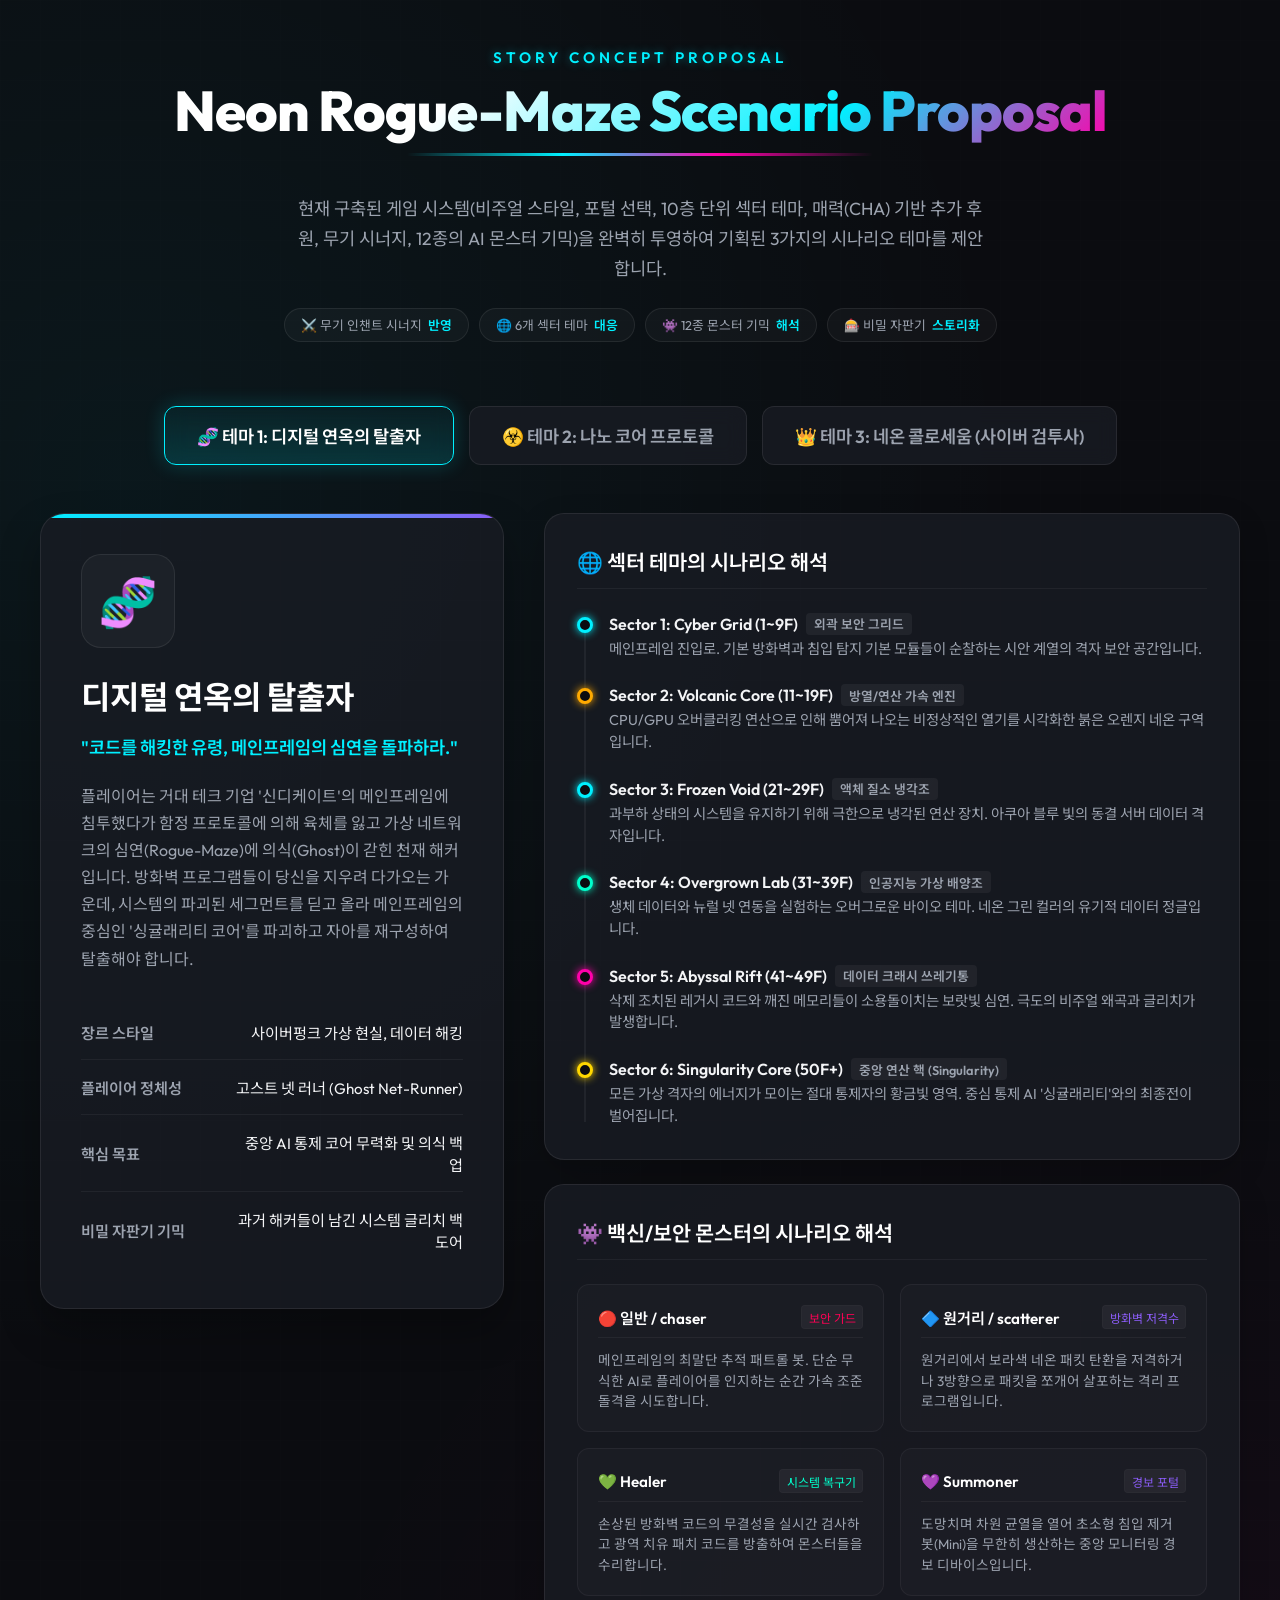
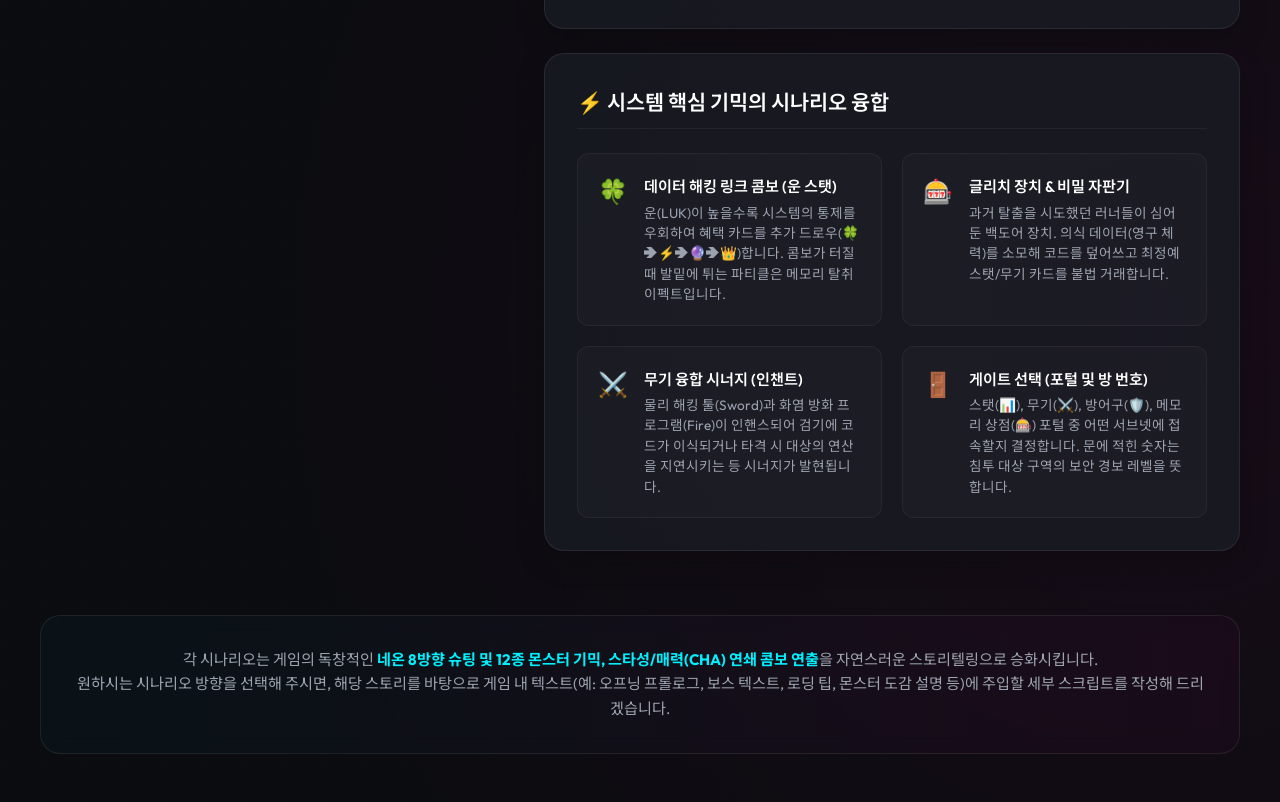
<file: scenario_themes.html>
<!DOCTYPE html>
<html lang="ko">
<head>
  <meta charset="UTF-8">
  <meta name="viewport" content="width=device-width, initial-scale=1.0">
  <title>Neon Rogue-Maze 시나리오 테마 추천</title>
  <!-- Google Fonts -->
  <link rel="preconnect" href="https://fonts.googleapis.com">
  <link rel="preconnect" href="https://fonts.gstatic.com" crossorigin>
  <link href="https://fonts.googleapis.com/css2?family=Outfit:wght@300;400;600;800&family=Noto+Sans+KR:wght@300;400;700&display=swap" rel="stylesheet">
  
  <style>
    :root {
      --bg-color: #0b0c10;
      --panel-bg: rgba(26, 28, 36, 0.75);
      --border-color: rgba(255, 255, 255, 0.08);
      
      /* 네온 테마 컬러 */
      --neon-cyan: #00f0ff;
      --neon-pink: #ff00aa;
      --neon-purple: #8b5cf6;
      --neon-yellow: #ffea00;
      --neon-red: #ff0055;
      --neon-orange: #ffaa00;
      --neon-green: #00ffcc;
      --neon-gold: #ffd700;
      
      --text-main: #f3f4f6;
      --text-muted: #9ca3af;
    }

    * {
      box-sizing: border-box;
      margin: 0;
      padding: 0;
    }

    body {
      background-color: var(--bg-color);
      color: var(--text-main);
      font-family: 'Outfit', 'Noto Sans KR', sans-serif;
      min-height: 100vh;
      overflow-x: hidden;
      background-image: 
        radial-gradient(circle at 10% 20%, rgba(0, 240, 255, 0.05) 0%, transparent 40%),
        radial-gradient(circle at 90% 80%, rgba(255, 0, 170, 0.05) 0%, transparent 40%),
        linear-gradient(rgba(255, 255, 255, 0.005) 1px, transparent 1px),
        linear-gradient(90deg, rgba(255, 255, 255, 0.005) 1px, transparent 1px);
      background-size: 100% 100%, 100% 100%, 40px 40px, 40px 40px;
      padding: 3rem 2rem;
    }

    /* Container */
    .container {
      max-width: 1200px;
      margin: 0 auto;
    }

    /* Header */
    header {
      text-align: center;
      margin-bottom: 4rem;
      position: relative;
    }

    .subtitle {
      font-size: 0.95rem;
      text-transform: uppercase;
      letter-spacing: 4px;
      color: var(--neon-cyan);
      margin-bottom: 0.5rem;
      font-weight: 600;
      text-shadow: 0 0 10px rgba(0, 240, 255, 0.4);
    }

    h1 {
      font-size: 3.5rem;
      font-weight: 800;
      letter-spacing: -1px;
      background: linear-gradient(135deg, #fff 30%, var(--neon-cyan) 70%, var(--neon-pink));
      -webkit-background-clip: text;
      -webkit-text-fill-color: transparent;
      margin-bottom: 1.5rem;
      position: relative;
      display: inline-block;
    }

    h1::after {
      content: '';
      position: absolute;
      bottom: -10px;
      left: 25%;
      width: 50%;
      height: 3px;
      background: linear-gradient(90deg, transparent, var(--neon-cyan), var(--neon-pink), transparent);
      border-radius: 2px;
    }

    .description {
      color: var(--text-muted);
      max-width: 700px;
      margin: 1.5rem auto 0 auto;
      font-size: 1.1rem;
      line-height: 1.7;
    }

    .badge-container {
      display: flex;
      justify-content: center;
      gap: 10px;
      margin-top: 1.5rem;
    }

    .badge {
      background: rgba(255, 255, 255, 0.03);
      border: 1px solid var(--border-color);
      padding: 0.4rem 1rem;
      border-radius: 50px;
      font-size: 0.8rem;
      color: var(--text-muted);
      display: flex;
      align-items: center;
      gap: 6px;
    }

    .badge span {
      color: var(--neon-cyan);
      font-weight: 600;
    }

    /* Tabs for Scenarios */
    .tabs {
      display: flex;
      justify-content: center;
      gap: 15px;
      margin-bottom: 3rem;
      flex-wrap: wrap;
    }

    .tab-btn {
      background: var(--panel-bg);
      border: 1px solid var(--border-color);
      color: var(--text-muted);
      padding: 1rem 2rem;
      border-radius: 12px;
      font-family: inherit;
      font-size: 1.1rem;
      font-weight: 600;
      cursor: pointer;
      transition: all 0.3s cubic-bezier(0.4, 0, 0.2, 1);
      backdrop-filter: blur(10px);
    }

    .tab-btn:hover {
      border-color: rgba(255, 255, 255, 0.2);
      color: var(--text-main);
      transform: translateY(-2px);
    }

    .tab-btn.active {
      color: #fff;
      border-color: var(--active-color, var(--neon-cyan));
      box-shadow: 0 0 20px rgba(var(--active-color-rgb, 0, 240, 255), 0.2);
      background: linear-gradient(180deg, rgba(var(--active-color-rgb, 0, 240, 255), 0.05), rgba(var(--active-color-rgb, 0, 240, 255), 0.15));
    }

    /* Scenario Showcase Grid */
    .scenario-container {
      display: none;
      animation: fadeIn 0.5s ease forwards;
    }

    .scenario-container.active {
      display: block;
    }

    @keyframes fadeIn {
      from { opacity: 0; transform: translateY(20px); }
      to { opacity: 1; transform: translateY(0); }
    }

    /* Grid Layout */
    .scenario-grid {
      display: grid;
      grid-template-columns: 1fr 1.5fr;
      gap: 2.5rem;
      align-items: start;
    }

    @media (max-width: 900px) {
      .scenario-grid {
        grid-template-columns: 1fr;
      }
    }

    /* Left Card: Summary */
    .scenario-summary-card {
      background: var(--panel-bg);
      border: 1px solid var(--border-color);
      border-radius: 24px;
      padding: 2.5rem;
      backdrop-filter: blur(12px);
      box-shadow: 0 20px 40px rgba(0, 0, 0, 0.3);
      position: relative;
      overflow: hidden;
    }

    .scenario-summary-card::before {
      content: '';
      position: absolute;
      top: 0;
      left: 0;
      width: 100%;
      height: 4px;
      background: linear-gradient(90deg, var(--neon-color-1), var(--neon-color-2));
    }

    .scenario-icon {
      font-size: 3rem;
      margin-bottom: 1.5rem;
      display: inline-block;
      padding: 1rem;
      background: rgba(255, 255, 255, 0.03);
      border-radius: 20px;
      border: 1px solid var(--border-color);
    }

    .scenario-title {
      font-size: 2rem;
      font-weight: 700;
      margin-bottom: 1rem;
      color: #fff;
    }

    .scenario-tagline {
      font-size: 1.1rem;
      color: var(--neon-color-1);
      margin-bottom: 1.5rem;
      font-weight: 600;
    }

    .scenario-desc-text {
      color: var(--text-muted);
      line-height: 1.7;
      margin-bottom: 2rem;
      font-size: 1rem;
    }

    /* Key Specs Table */
    .specs-table {
      width: 100%;
      border-collapse: collapse;
    }

    .specs-table tr {
      border-bottom: 1px solid rgba(255, 255, 255, 0.05);
    }

    .specs-table tr:last-child {
      border-bottom: none;
    }

    .specs-table td {
      padding: 1rem 0;
      font-size: 0.95rem;
    }

    .specs-label {
      color: var(--text-muted);
      font-weight: 600;
      width: 40%;
    }

    .specs-value {
      color: var(--text-main);
      text-align: right;
    }

    /* Right Panels: System Integration Details */
    .scenario-details-wrapper {
      display: flex;
      flex-direction: column;
      gap: 1.5rem;
    }

    .details-section {
      background: var(--panel-bg);
      border: 1px solid var(--border-color);
      border-radius: 20px;
      padding: 2rem;
      backdrop-filter: blur(12px);
      box-shadow: 0 10px 30px rgba(0, 0, 0, 0.2);
    }

    .section-title {
      font-size: 1.3rem;
      font-weight: 600;
      margin-bottom: 1.5rem;
      display: flex;
      align-items: center;
      gap: 10px;
      color: #fff;
      border-bottom: 1px solid rgba(255, 255, 255, 0.05);
      padding-bottom: 0.75rem;
    }

    .section-title i {
      color: var(--neon-color-1);
    }

    /* Sector Timeline */
    .timeline {
      position: relative;
      padding-left: 2rem;
      margin-top: 1rem;
    }

    .timeline::before {
      content: '';
      position: absolute;
      left: 7px;
      top: 5px;
      bottom: 5px;
      width: 2px;
      background: rgba(255, 255, 255, 0.05);
    }

    .timeline-item {
      position: relative;
      margin-bottom: 1.5rem;
    }

    .timeline-item:last-child {
      margin-bottom: 0;
    }

    .timeline-marker {
      position: absolute;
      left: -2rem;
      top: 4px;
      width: 16px;
      height: 16px;
      border-radius: 50%;
      background: var(--bg-color);
      border: 3px solid var(--marker-color);
      box-shadow: 0 0 8px var(--marker-color);
    }

    .timeline-content {
      display: flex;
      flex-direction: column;
      gap: 0.25rem;
    }

    .timeline-title {
      font-weight: 600;
      color: var(--text-main);
      font-size: 1rem;
      display: flex;
      align-items: center;
      gap: 8px;
    }

    .timeline-title span {
      font-size: 0.8rem;
      padding: 0.1rem 0.5rem;
      border-radius: 4px;
      background: rgba(255, 255, 255, 0.05);
      color: var(--text-muted);
    }

    .timeline-desc {
      font-size: 0.9rem;
      color: var(--text-muted);
      line-height: 1.5;
    }

    /* Monster Table Styling */
    .monster-grid {
      display: grid;
      grid-template-columns: repeat(auto-fill, minmax(240px, 1fr));
      gap: 1rem;
    }

    .monster-card {
      background: rgba(255, 255, 255, 0.02);
      border: 1px solid rgba(255, 255, 255, 0.05);
      border-radius: 12px;
      padding: 1.25rem;
      display: flex;
      flex-direction: column;
      gap: 0.5rem;
      transition: all 0.3s ease;
    }

    .monster-card:hover {
      background: rgba(255, 255, 255, 0.04);
      border-color: var(--monster-color);
      transform: translateY(-2px);
    }

    .monster-header {
      display: flex;
      align-items: center;
      justify-content: space-between;
      border-bottom: 1px solid rgba(255, 255, 255, 0.05);
      padding-bottom: 0.5rem;
      margin-bottom: 0.25rem;
    }

    .monster-name {
      font-weight: 600;
      color: #fff;
      font-size: 0.95rem;
      display: flex;
      align-items: center;
      gap: 6px;
    }

    .monster-badge {
      font-size: 0.75rem;
      padding: 0.15rem 0.4rem;
      border-radius: 4px;
      background: rgba(255, 255, 255, 0.05);
      color: var(--monster-color);
      border: 1px solid rgba(255, 255, 255, 0.02);
    }

    .monster-desc {
      font-size: 0.85rem;
      color: var(--text-muted);
      line-height: 1.5;
    }

    /* Feature Integration List */
    .feature-list {
      display: grid;
      grid-template-columns: 1fr 1fr;
      gap: 1.25rem;
    }

    @media (max-width: 600px) {
      .feature-list {
        grid-template-columns: 1fr;
      }
    }

    .feature-item {
      background: rgba(255, 255, 255, 0.02);
      border: 1px solid rgba(255, 255, 255, 0.05);
      border-radius: 12px;
      padding: 1.25rem;
      display: flex;
      gap: 1rem;
    }

    .feature-icon-wrapper {
      font-size: 1.5rem;
      display: flex;
      align-items: flex-start;
      margin-top: 2px;
    }

    .feature-content {
      display: flex;
      flex-direction: column;
      gap: 0.4rem;
    }

    .feature-title {
      font-weight: 600;
      color: #fff;
      font-size: 0.95rem;
    }

    .feature-desc {
      font-size: 0.85rem;
      color: var(--text-muted);
      line-height: 1.5;
    }

    /* Bottom Info Alert */
    .info-footer {
      margin-top: 4rem;
      background: linear-gradient(90deg, rgba(0, 240, 255, 0.03), rgba(255, 0, 170, 0.03));
      border: 1px solid var(--border-color);
      padding: 2rem;
      border-radius: 20px;
      text-align: center;
      backdrop-filter: blur(10px);
    }

    .info-footer p {
      color: var(--text-muted);
      font-size: 0.95rem;
      line-height: 1.6;
    }

    .info-footer strong {
      color: var(--neon-cyan);
    }

    /* Hover Neon Shadows (Defined via classes) */
    .theme-cyber {
      --neon-color-1: var(--neon-cyan);
      --neon-color-2: var(--neon-purple);
    }

    .theme-plague {
      --neon-color-1: var(--neon-green);
      --neon-color-2: var(--neon-yellow);
    }

    .theme-gladiator {
      --neon-color-1: var(--neon-pink);
      --neon-color-2: var(--neon-orange);
    }
  </style>
</head>
<body>

  <div class="container">
    <header>
      <div class="subtitle">Story Concept Proposal</div>
      <h1>Neon Rogue-Maze Scenario Proposal</h1>
      <p class="description">
        현재 구축된 게임 시스템(비주얼 스타일, 포털 선택, 10층 단위 섹터 테마, 매력(CHA) 기반 추가 후원, 무기 시너지, 12종의 AI 몬스터 기믹)을 완벽히 투영하여 기획된 3가지의 시나리오 테마를 제안합니다.
      </p>
      
      <div class="badge-container">
        <div class="badge">⚔️ 무기 인챈트 시너지 <span>반영</span></div>
        <div class="badge">🌐 6개 섹터 테마 <span>대응</span></div>
        <div class="badge">👾 12종 몬스터 기믹 <span>해석</span></div>
        <div class="badge">🎰 비밀 자판기 <span>스토리화</span></div>
      </div>
    </header>

    <!-- Navigation Tabs -->
    <div class="tabs">
      <button class="tab-btn active" onclick="switchTab(0)" style="--active-color: var(--neon-cyan); --active-color-rgb: 0, 240, 255;">
        🧬 테마 1: 디지털 연옥의 탈출자
      </button>
      <button class="tab-btn" onclick="switchTab(1)" style="--active-color: var(--neon-green); --active-color-rgb: 0, 255, 204;">
        ☣️ 테마 2: 나노 코어 프로토콜
      </button>
      <button class="tab-btn" onclick="switchTab(2)" style="--active-color: var(--neon-pink); --active-color-rgb: 255, 0, 170;">
        👑 테마 3: 네온 콜로세움 (사이버 검투사)
      </button>
    </div>

    <!-- Theme 1: 디지털 연옥의 탈출자 -->
    <div id="theme-0" class="scenario-container active">
      <div class="scenario-grid theme-cyber">
        
        <!-- Summary Card -->
        <div class="scenario-summary-card">
          <div class="scenario-icon">🧬</div>
          <h2 class="scenario-title">디지털 연옥의 탈출자</h2>
          <div class="scenario-tagline">"코드를 해킹한 유령, 메인프레임의 심연을 돌파하라."</div>
          <p class="scenario-desc-text">
            플레이어는 거대 테크 기업 '신디케이트'의 메인프레임에 침투했다가 함정 프로토콜에 의해 육체를 잃고 가상 네트워크의 심연(Rogue-Maze)에 의식(Ghost)이 갇힌 천재 해커입니다. 
            방화벽 프로그램들이 당신을 지우려 다가오는 가운데, 시스템의 파괴된 세그먼트를 딛고 올라 메인프레임의 중심인 '싱귤래리티 코어'를 파괴하고 자아를 재구성하여 탈출해야 합니다.
          </p>
          
          <table class="specs-table">
            <tr>
              <td class="specs-label">장르 스타일</td>
              <td class="specs-value">사이버펑크 가상 현실, 데이터 해킹</td>
            </tr>
            <tr>
              <td class="specs-label">플레이어 정체성</td>
              <td class="specs-value">고스트 넷 러너 (Ghost Net-Runner)</td>
            </tr>
            <tr>
              <td class="specs-label">핵심 목표</td>
              <td class="specs-value">중앙 AI 통제 코어 무력화 및 의식 백업</td>
            </tr>
            <tr>
              <td class="specs-label">비밀 자판기 기믹</td>
              <td class="specs-value">과거 해커들이 남긴 시스템 글리치 백도어</td>
            </tr>
          </table>
        </div>

        <!-- System Integration Details -->
        <div class="scenario-details-wrapper">
          
          <!-- Sector Setup -->
          <div class="details-section">
            <h3 class="section-title">🌐 섹터 테마의 시나리오 해석</h3>
            <div class="timeline">
              <div class="timeline-item">
                <div class="timeline-marker" style="--marker-color: var(--neon-cyan);"></div>
                <div class="timeline-content">
                  <div class="timeline-title">Sector 1: Cyber Grid (1~9F) <span>외곽 보안 그리드</span></div>
                  <div class="timeline-desc">메인프레임 진입로. 기본 방화벽과 침입 탐지 기본 모듈들이 순찰하는 시안 계열의 격자 보안 공간입니다.</div>
                </div>
              </div>
              <div class="timeline-item">
                <div class="timeline-marker" style="--marker-color: var(--neon-orange);"></div>
                <div class="timeline-content">
                  <div class="timeline-title">Sector 2: Volcanic Core (11~19F) <span>방열/연산 가속 엔진</span></div>
                  <div class="timeline-desc">CPU/GPU 오버클러킹 연산으로 인해 뿜어져 나오는 비정상적인 열기를 시각화한 붉은 오렌지 네온 구역입니다.</div>
                </div>
              </div>
              <div class="timeline-item">
                <div class="timeline-marker" style="--marker-color: var(--neon-cyan);"></div>
                <div class="timeline-content">
                  <div class="timeline-title">Sector 3: Frozen Void (21~29F) <span>액체 질소 냉각조</span></div>
                  <div class="timeline-desc">과부하 상태의 시스템을 유지하기 위해 극한으로 냉각된 연산 장치. 아쿠아 블루 빛의 동결 서버 데이터 격자입니다.</div>
                </div>
              </div>
              <div class="timeline-item">
                <div class="timeline-marker" style="--marker-color: var(--neon-green);"></div>
                <div class="timeline-content">
                  <div class="timeline-title">Sector 4: Overgrown Lab (31~39F) <span>인공지능 가상 배양조</span></div>
                  <div class="timeline-desc">생체 데이터와 뉴럴 넷 연동을 실험하는 오버그로운 바이오 테마. 네온 그린 컬러의 유기적 데이터 정글입니다.</div>
                </div>
              </div>
              <div class="timeline-item">
                <div class="timeline-marker" style="--marker-color: var(--neon-pink);"></div>
                <div class="timeline-content">
                  <div class="timeline-title">Sector 5: Abyssal Rift (41~49F) <span>데이터 크래시 쓰레기통</span></div>
                  <div class="timeline-desc">삭제 조치된 레거시 코드와 깨진 메모리들이 소용돌이치는 보랏빛 심연. 극도의 비주얼 왜곡과 글리치가 발생합니다.</div>
                </div>
              </div>
              <div class="timeline-item">
                <div class="timeline-marker" style="--marker-color: var(--neon-gold);"></div>
                <div class="timeline-content">
                  <div class="timeline-title">Sector 6: Singularity Core (50F+) <span>중앙 연산 핵 (Singularity)</span></div>
                  <div class="timeline-desc">모든 가상 격자의 에너지가 모이는 절대 통제자의 황금빛 영역. 중심 통제 AI '싱귤래리티'와의 최종전이 벌어집니다.</div>
                </div>
              </div>
            </div>
          </div>

          <!-- Monster Setup -->
          <div class="details-section">
            <h3 class="section-title">👾 백신/보안 몬스터의 시나리오 해석</h3>
            <div class="monster-grid">
              <div class="monster-card" style="--monster-color: var(--neon-red);">
                <div class="monster-header">
                  <span class="monster-name">🔴 일반 / chaser</span>
                  <span class="monster-badge">보안 가드</span>
                </div>
                <p class="monster-desc">메인프레임의 최말단 추적 패트롤 봇. 단순 무식한 AI로 플레이어를 인지하는 순간 가속 조준 돌격을 시도합니다.</p>
              </div>
              <div class="monster-card" style="--monster-color: var(--neon-purple);">
                <div class="monster-header">
                  <span class="monster-name">🔷 원거리 / scatterer</span>
                  <span class="monster-badge">방화벽 저격수</span>
                </div>
                <p class="monster-desc">원거리에서 보라색 네온 패킷 탄환을 저격하거나 3방향으로 패킷을 쪼개어 살포하는 격리 프로그램입니다.</p>
              </div>
              <div class="monster-card" style="--monster-color: var(--neon-green);">
                <div class="monster-header">
                  <span class="monster-name">💚 Healer</span>
                  <span class="monster-badge">시스템 복구기</span>
                </div>
                <p class="monster-desc">손상된 방화벽 코드의 무결성을 실시간 검사하고 광역 치유 패치 코드를 방출하여 몬스터들을 수리합니다.</p>
              </div>
              <div class="monster-card" style="--monster-color: var(--neon-purple);">
                <div class="monster-header">
                  <span class="monster-name">💜 Summoner</span>
                  <span class="monster-badge">경보 포털</span>
                </div>
                <p class="monster-desc">도망치며 차원 균열을 열어 초소형 침입 제거 봇(Mini)을 무한히 생산하는 중앙 모니터링 경보 디바이스입니다.</p>
              </div>
            </div>
          </div>

          <!-- System Mechanics -->
          <div class="details-section">
            <h3 class="section-title">⚡ 시스템 핵심 기믹의 시나리오 융합</h3>
            <div class="feature-list">
              <div class="feature-item">
                <div class="feature-icon-wrapper">🍀</div>
                <div class="feature-content">
                  <div class="feature-title">데이터 해킹 링크 콤보 (운 스탯)</div>
                  <div class="feature-desc">운(LUK)이 높을수록 시스템의 통제를 우회하여 혜택 카드를 추가 드로우(🍀➔⚡➔🔮➔👑)합니다. 콤보가 터질 때 발밑에 튀는 파티클은 메모리 탈취 이펙트입니다.</div>
                </div>
              </div>
              <div class="feature-item">
                <div class="feature-icon-wrapper">🎰</div>
                <div class="feature-content">
                  <div class="feature-title">글리치 장치 & 비밀 자판기</div>
                  <div class="feature-desc">과거 탈출을 시도했던 러너들이 심어둔 백도어 장치. 의식 데이터(영구 체력)를 소모해 코드를 덮어쓰고 최정예 스탯/무기 카드를 불법 거래합니다.</div>
                </div>
              </div>
              <div class="feature-item">
                <div class="feature-icon-wrapper">⚔️</div>
                <div class="feature-content">
                  <div class="feature-title">무기 융합 시너지 (인챈트)</div>
                  <div class="feature-desc">물리 해킹 툴(Sword)과 화염 방화 프로그램(Fire)이 인핸스되어 검기에 코드가 이식되거나 타격 시 대상의 연산을 지연시키는 등 시너지가 발현됩니다.</div>
                </div>
              </div>
              <div class="feature-item">
                <div class="feature-icon-wrapper">🚪</div>
                <div class="feature-content">
                  <div class="feature-title">게이트 선택 (포털 및 방 번호)</div>
                  <div class="feature-desc">스탯(📊), 무기(⚔️), 방어구(🛡️), 메모리 상점(🎰) 포털 중 어떤 서브넷에 접속할지 결정합니다. 문에 적힌 숫자는 침투 대상 구역의 보안 경보 레벨을 뜻합니다.</div>
                </div>
              </div>
            </div>
          </div>

        </div>
      </div>
    </div>

    <!-- Theme 2: 나노 코어 프로토콜 -->
    <div id="theme-1" class="scenario-container">
      <div class="scenario-grid theme-plague">
        
        <!-- Summary Card -->
        <div class="scenario-summary-card">
          <div class="scenario-icon">☣️</div>
          <h2 class="scenario-title">나노 코어 프로토콜</h2>
          <div class="scenario-tagline">"폭주한 나노 바이러스, 강철과 세포의 융합을 물리쳐라."</div>
          <p class="scenario-desc-text">
            미래의 거대 유전-기계 융합 연구 시설의 동력 핵심인 '싱귤래리티 코어'에서 자가 복제성 폭주 나노 머신(나노 역병)이 유출되었습니다. 
            연구소의 기계 경비 시스템과 생체 샘플들이 기괴하게 융합되어 시설을 뒤덮었습니다. 
            플레이어는 유일한 생존 전사로, 나노 입자를 흡수하면 실시간으로 오버클럭되고 개조되는 '헤라클레스 나노 슈트'를 입고 연구소 깊숙이 진입합니다.
          </p>
          
          <table class="specs-table">
            <tr>
              <td class="specs-label">장르 스타일</td>
              <td class="specs-value">SF 바이오펑크, 연구소 탈출, 나노 메카닉</td>
            </tr>
            <tr>
              <td class="specs-label">플레이어 정체성</td>
              <td class="specs-value">프로토타입 나노 슈트 장착 보병</td>
            </tr>
            <tr>
              <td class="specs-label">핵심 목표</td>
              <td class="specs-value">자가 복제 나노 퀸(보스) 격퇴 및 코어 냉각</td>
            </tr>
            <tr>
              <td class="specs-label">비밀 자판기 기믹</td>
              <td class="specs-value">감염된 무인 의료 배급 장치 및 변이 디바이스</td>
            </tr>
          </table>
        </div>

        <!-- System Integration Details -->
        <div class="scenario-details-wrapper">
          
          <!-- Sector Setup -->
          <div class="details-section">
            <h3 class="section-title">🌐 섹터 테마의 시나리오 해석</h3>
            <div class="timeline">
              <div class="timeline-item">
                <div class="timeline-marker" style="--marker-color: var(--neon-cyan);"></div>
                <div class="timeline-content">
                  <div class="timeline-title">Sector 1: Cyber Grid (1~9F) <span>시설 메인 홀 (통제구역)</span></div>
                  <div class="timeline-desc">사이버네틱 가이드 라인이 바닥에 빛나는 깔끔하지만 고요한 연구동 로비. 감염 초기 단계입니다.</div>
                </div>
              </div>
              <div class="timeline-item">
                <div class="timeline-marker" style="--marker-color: var(--neon-orange);"></div>
                <div class="timeline-content">
                  <div class="timeline-title">Sector 2: Volcanic Core (11~19F) <span>나노 가열/정제 용융로</span></div>
                  <div class="timeline-desc">나노 머신을 합성하고 금속을 제련하는 초고온 정제 구역. 용암처럼 붉은 냉각 열풍이 배출됩니다.</div>
                </div>
              </div>
              <div class="timeline-item">
                <div class="timeline-marker" style="--marker-color: var(--neon-cyan);"></div>
                <div class="timeline-content">
                  <div class="timeline-title">Sector 3: Frozen Void (21~29F) <span>극저온 바이오 샘플 보관소</span></div>
                  <div class="timeline-desc">변이를 방지하기 위해 액체 헬륨으로 얼려진 보관동. 차가운 서리와 얼어붙은 네온 조명이 번쩍입니다.</div>
                </div>
              </div>
              <div class="timeline-item">
                <div class="timeline-marker" style="--marker-color: var(--neon-green);"></div>
                <div class="timeline-content">
                  <div class="timeline-title">Sector 4: Overgrown Lab (31~39F) <span>인공 생태 바이오돔</span></div>
                  <div class="timeline-desc">나노 촉진제로 인해 비정상적으로 급성장한 식물과 인공 곰팡이가 벽면 격자판을 뒤덮은 기괴한 녹색 온실입니다.</div>
                </div>
              </div>
              <div class="timeline-item">
                <div class="timeline-marker" style="--marker-color: var(--neon-pink);"></div>
                <div class="timeline-content">
                  <div class="timeline-title">Sector 5: Abyssal Rift (41~49F) <span>폐기물 처리장 및 차원 붕괴 구역</span></div>
                  <div class="timeline-desc">실패한 변이체들이 융해되어 버려지는 곳. 나노 역병의 파장이 왜곡되어 공간이 마젠타색으로 찢어지고 있습니다.</div>
                </div>
              </div>
              <div class="timeline-item">
                <div class="timeline-marker" style="--marker-color: var(--neon-gold);"></div>
                <div class="timeline-content">
                  <div class="timeline-title">Sector 6: Singularity Core (50F+) <span>나노 특이점 동력원</span></div>
                  <div class="timeline-desc">나노 복제가 극대화되어 빛을 흡수하는 황금빛 나노 입자의 폭풍이 일어나는 연구소의 동력 코어입니다.</div>
                </div>
              </div>
            </div>
          </div>

          <!-- Monster Setup -->
          <div class="details-section">
            <h3 class="section-title">👾 변이/나노 기계 몬스터의 시나리오 해석</h3>
            <div class="monster-grid">
              <div class="monster-card" style="--monster-color: var(--neon-yellow);">
                <div class="monster-header">
                  <span class="monster-name">💛 Exploder</span>
                  <span class="monster-badge">나노 자폭 셀</span>
                </div>
                <p class="monster-desc">나노 에너지가 한계를 넘어 과충전된 마름모 형태의 정제 셀. 생명체를 감지하면 1초간 정지 및 점멸 후 폭발합니다.</p>
              </div>
              <div class="monster-card" style="--monster-color: var(--neon-cyan);">
                <div class="monster-header">
                  <span class="monster-name">🌐 Splitter / mini</span>
                  <span class="monster-badge">나노 복제 슬라임</span>
                </div>
                <p class="monster-desc">죽을 때 결합을 해제해 스스로를 복제/분열하는 연성 나노 군집. 분열된 소형체(Mini)들은 엄청난 속도로 표적을 습격합니다.</p>
              </div>
              <div class="monster-card" style="--monster-color: var(--neon-cyan);">
                <div class="monster-header">
                  <span class="monster-name">💚 Teleporter</span>
                  <span class="monster-badge">위상 변위 기계</span>
                </div>
                <p class="monster-desc">나노 입자의 위상 천이 능력을 사용해 공중에서 입자를 해체한 후, 3초마다 플레이어 근처에 재구축되는 암살형 기계입니다.</p>
              </div>
              <div class="monster-card" style="--monster-color: var(--neon-muted);">
                <div class="monster-header">
                  <span class="monster-name">⬜ Tanker</span>
                  <span class="monster-badge">나노 갑옷 중형기</span>
                </div>
                <p class="monster-desc">방패 모양의 두꺼운 장갑판을 두른 대형 디펜더. 나노 결합력이 극대화되어 플레이어의 공격에 뒤로 밀려나지 않습니다(넉백 면제).</p>
              </div>
            </div>
          </div>

          <!-- System Mechanics -->
          <div class="details-section">
            <h3 class="section-title">⚡ 시스템 핵심 기믹의 시나리오 융합</h3>
            <div class="feature-list">
              <div class="feature-item">
                <div class="feature-icon-wrapper">🍀</div>
                <div class="feature-content">
                  <div class="feature-title">유전자 결합 적응 콤보 (운 스탯)</div>
                  <div class="feature-desc">적을 처치하고 습득한 나노 셀이 고도로 융합되면 추가 슈트 커스텀 모듈을 장착(🍀➔⚡➔🔮➔👑)합니다. 등 뒤에서 뿜어져 나오는 맥동 파티클이 슈트 열 배출 연출이 됩니다.</div>
                </div>
              </div>
              <div class="feature-item">
                <div class="feature-icon-wrapper">🎰</div>
                <div class="feature-content">
                  <div class="feature-title">변이 디바이스 상호작용</div>
                  <div class="feature-desc">망가진 의료 나노 포드. 플레이어의 골수 DNA(영구 체력)를 나노 입자로 맞교환하여 비정상적으로 강화된 무기나 스탯 모듈을 슈트에 급속 이식합니다.</div>
                </div>
              </div>
              <div class="feature-item">
                <div class="feature-icon-wrapper">⚔️</div>
                <div class="feature-content">
                  <div class="feature-title">슈트 하이브리드 무장 시너지</div>
                  <div class="feature-desc">슈트의 레이저 칼날(Sword)에 초고온 플라즈마 모듈(Fire)이 적용되면 타격 지점에 플라즈마 화염 지대를 만드는 등 화학/기계 융합 반응을 묘사합니다.</div>
                </div>
              </div>
              <div class="feature-item">
                <div class="feature-icon-wrapper">🚪</div>
                <div class="feature-content">
                  <div class="feature-title">접속 구역 해킹 및 문 탐색</div>
                  <div class="feature-desc">슈트의 스캐너가 포털 종류를 식별합니다. 문 앞의 숫자는 나노 입자의 농도 및 해당 구역의 적대 반응 개체 수를 의미하여 플레이어가 위험도를 선택할 수 있게 합니다.</div>
                </div>
              </div>
            </div>
          </div>

        </div>
      </div>
    </div>

    <!-- Theme 3: 네온 콜로세움 (사이버 검투사) -->
    <div id="theme-2" class="scenario-container">
      <div class="scenario-grid theme-gladiator">
        
        <!-- Summary Card -->
        <div class="scenario-summary-card">
          <div class="scenario-icon">👑</div>
          <h2 class="scenario-title">네온 콜로세움</h2>
          <div class="scenario-tagline">"베팅이 완료되었다. 관객을 환호하게 만들고 생존하라."</div>
          <p class="scenario-desc-text">
            디스토피아 미래, 부유한 지배 계급들이 열광하는 잔혹 가상 서바이벌 쇼 '네온 콜로세움(Neon Colosseum)'. 
            플레이어는 이 게임에 강제로 의식이 업로드되어 매 경기를 이겨내야 하는 무명의 사이버 검투사(Cyber-Gladiator)입니다. 
            위험한 무대(포털)와 적의 개체 수(문 중앙 숫자)에 베팅해 승리할수록 쇼의 시청률(scoreValue)이 폭발하며, 관객들의 후원으로 얻는 특혜 카드가 당신의 조작 기기를 진화시킵니다.
          </p>
          
          <table class="specs-table">
            <tr>
              <td class="specs-label">장르 스타일</td>
              <td class="specs-value">글래디에이터 디스토피아, 가상 예능 쇼, 아케이드</td>
            </tr>
            <tr>
              <td class="specs-label">플레이어 정체성</td>
              <td class="specs-value">가상 격투장의 넘버원 검투사 (Gladiator)</td>
            </tr>
            <tr>
              <td class="specs-label">핵심 목표</td>
              <td class="specs-value">콜로세움 최종 챔피언(보스) 격파 및 해방</td>
            </tr>
            <tr>
              <td class="specs-label">비밀 자판기 기믹</td>
              <td class="specs-value">불법 승부조작 브로커 및 암시장 거래 장치</td>
            </tr>
          </table>
        </div>

        <!-- System Integration Details -->
        <div class="scenario-details-wrapper">
          
          <!-- Sector Setup -->
          <div class="details-section">
            <h3 class="section-title">🌐 섹터 테마의 시나리오 해석</h3>
            <div class="timeline">
              <div class="timeline-item">
                <div class="timeline-marker" style="--marker-color: var(--neon-cyan);"></div>
                <div class="timeline-content">
                  <div class="timeline-title">Sector 1: Cyber Grid (1~9F) <span>트레이닝 네온 그리드</span></div>
                  <div class="timeline-desc">쇼의 예선전이 치러지는 기본 아레나. 관객들이 편안하게 즐길 수 있는 청록빛의 가상 격자무늬 홀로그램 스테이지입니다.</div>
                </div>
              </div>
              <div class="timeline-item">
                <div class="timeline-marker" style="--marker-color: var(--neon-orange);"></div>
                <div class="timeline-content">
                  <div class="timeline-title">Sector 2: Volcanic Core (11~19F) <span>헬파이어 링 (Hellfire Ring)</span></div>
                  <div class="timeline-desc">관객들의 도파민을 자극하는 지옥의 용암 테마. 네온 레드와 오렌지빛 화염 불꽃이 뿜어져 나오는 익스트림 무대입니다.</div>
                </div>
              </div>
              <div class="timeline-item">
                <div class="timeline-marker" style="--marker-color: var(--neon-cyan);"></div>
                <div class="timeline-content">
                  <div class="timeline-title">Sector 3: Frozen Void (21~29F) <span>아이스 돔 (Ice Dome)</span></div>
                  <div class="timeline-desc">혹한의 서바이벌을 유도하는 빙하 테마 스테이지. 푸른 조명 아래 얼어붙은 얼음 결정이 몬스터와 발밑을 장식합니다.</div>
                </div>
              </div>
              <div class="timeline-item">
                <div class="timeline-marker" style="--marker-color: var(--neon-green);"></div>
                <div class="timeline-content">
                  <div class="timeline-title">Sector 4: Overgrown Lab (31~39F) <span>생존의 늪 (Neo-Jungle)</span></div>
                  <div class="timeline-desc">위험천만한 우림지대를 시뮬레이션한 네온 그린 스테이지. 인공 유기 생명체들이 뿜는 입자가 가득합니다.</div>
                </div>
              </div>
              <div class="timeline-item">
                <div class="timeline-marker" style="--marker-color: var(--neon-pink);"></div>
                <div class="timeline-content">
                  <div class="timeline-title">Sector 5: Abyssal Rift (41~49F) <span>다크 카오스 링 (Chaos Arena)</span></div>
                  <div class="timeline-desc">난이도가 최고조에 달한 글리치 테마 스테이지. 무대가 깨지고 찢어지며 보랏빛 노이즈를 내뿜어 긴장감을 유도합니다.</div>
                </div>
              </div>
              <div class="timeline-item">
                <div class="timeline-marker" style="--marker-color: var(--neon-gold);"></div>
                <div class="timeline-content">
                  <div class="timeline-title">Sector 6: Singularity Core (50F+) <span>챔피언십 링 (Grand Final)</span></div>
                  <div class="timeline-desc">수억 명의 시청자들이 지켜보는 황금빛 결승 스테이지. 전설적인 방어 링 기믹을 지닌 챔피언 보스와의 최종 매치입니다.</div>
                </div>
              </div>
            </div>
          </div>

          <!-- Monster Setup -->
          <div class="details-section">
            <h3 class="section-title">👾 투기장 검투 머신들의 시나리오 해석</h3>
            <div class="monster-grid">
              <div class="monster-card" style="--monster-color: var(--neon-orange);">
                <div class="monster-header">
                  <span class="monster-name">🔸 Chaser</span>
                  <span class="monster-badge">스피드 레이저</span>
                </div>
                <p class="monster-desc">관객들의 흥미를 위해 매우 빠른 속도로 돌격하여 플레이어의 조작 한계를 시험하는 투기장 전용 표적기입니다.</p>
              </div>
              <div class="monster-card" style="--monster-color: var(--neon-pink);">
                <div class="monster-header">
                  <span class="monster-name">💗 Scatterer</span>
                  <span class="monster-badge">탄막 투사기</span>
                </div>
                <p class="monster-desc">관객들이 피해를 관람하기 좋게 십자 형태의 몸으로 부채꼴 3방향 핑크색 네온 탄환을 일제 사격하는 기계입니다.</p>
              </div>
              <div class="monster-card" style="--monster-color: var(--neon-cyan);">
                <div class="monster-header">
                  <span class="monster-name">💚 Healer / Summoner</span>
                  <span class="monster-badge">쇼 어시스턴트</span>
                </div>
                <p class="monster-desc">서로를 치료하거나 초소형 끈질긴 몬스터(Mini)를 소환해 전투가 끝나지 않고 쇼의 연장전을 유도하는 도우미 봇입니다.</p>
              </div>
              <div class="monster-card" style="--monster-color: var(--neon-red);">
                <div class="monster-header">
                  <span class="monster-name">👑 Boss</span>
                  <span class="monster-badge">아레나 수호자</span>
                </div>
                <p class="monster-desc">매 5의 배수 층마다 격돌하는 스테이지 보스. 회전하는 기계식 링과 융단 포격으로 거대한 아레나 쇼의 정점을 장식합니다.</p>
              </div>
            </div>
          </div>

          <!-- System Mechanics -->
          <div class="details-section">
            <h3 class="section-title">⚡ 시스템 핵심 기믹의 시나리오 융합</h3>
            <div class="feature-list">
              <div class="feature-item">
                <div class="feature-icon-wrapper">👑</div>
                <div class="feature-content">
                  <div class="feature-title">스폰서 후원 연쇄 콤보 (매력 스탯)</div>
                  <div class="feature-desc">스타성/매력(CHA)이 높을수록 검투사의 활약에 흥분한 VIP 관객들이 연속으로 스폰서 카드 보상(👑➔⚡➔🔮➔👑)을 던져줍니다. 화려한 연쇄 콤보 발동 연출이 이 후원 순간을 묘사합니다.</div>
                </div>
              </div>
              <div class="feature-item">
                <div class="feature-icon-wrapper">🎰</div>
                <div class="feature-content">
                  <div class="feature-title">암시장 브로커 (비밀 자판기)</div>
                  <div class="feature-desc">게임 운영진 몰래 경기장에 침투해 있는 불법 해킹 딜러. 플레이어의 생명 연산력(영구 체력)을 뇌물로 받고 룰을 파괴하는 강력한 비밀 카드를 거래해 줍니다.</div>
                </div>
              </div>
              <div class="feature-item">
                <div class="feature-icon-wrapper">⚔️</div>
                <div class="feature-content">
                  <div class="feature-title">관객 환호형 검투 무기 조합</div>
                  <div class="feature-desc">검투용 네온 강철검(Sword)에 화염(Fire)이나 빙결(Ice) 펄스를 흘려보내 관객들이 좋아하는 극적인 이펙트와 함께 특수 타격 효과를 발동해 시청률을 높입니다.</div>
                </div>
              </div>
              <div class="feature-item">
                <div class="feature-icon-wrapper">🚪</div>
                <div class="feature-content">
                  <div class="feature-title">배틀 스테이지 선택 및 하이 리스크 도전</div>
                  <div class="feature-desc">플레이어는 다음에 싸울 무대 테마를 고릅니다. 문에 적힌 숫자는 관객들이 베팅한 난이도로, 높은 숫자를 격파할 시 훨씬 높은 쇼 평점과 성장 보너스를 얻습니다.</div>
                </div>
              </div>
            </div>
          </div>

        </div>
      </div>
    </div>

    <!-- Bottom Action Footer -->
    <div class="info-footer">
      <p>
        각 시나리오는 게임의 독창적인 <strong>네온 8방향 슈팅 및 12종 몬스터 기믹, 스타성/매력(CHA) 연쇄 콤보 연출</strong>을 자연스러운 스토리텔링으로 승화시킵니다.<br>
        원하시는 시나리오 방향을 선택해 주시면, 해당 스토리를 바탕으로 게임 내 텍스트(예: 오프닝 프롤로그, 보스 텍스트, 로딩 팁, 몬스터 도감 설명 등)에 주입할 세부 스크립트를 작성해 드리겠습니다.
      </p>
    </div>
  </div>

  <script>
    function switchTab(index) {
      // 1. All tabs reset
      const tabs = document.querySelectorAll('.tab-btn');
      tabs.forEach((tab, i) => {
        if (i === index) {
          tab.classList.add('active');
        } else {
          tab.classList.remove('active');
        }
      });

      // 2. All containers reset
      const containers = document.querySelectorAll('.scenario-container');
      containers.forEach((container, i) => {
        if (i === index) {
          container.classList.add('active');
        } else {
          container.classList.remove('active');
        }
      });
    }
  </script>
</body>
</html>
</file>
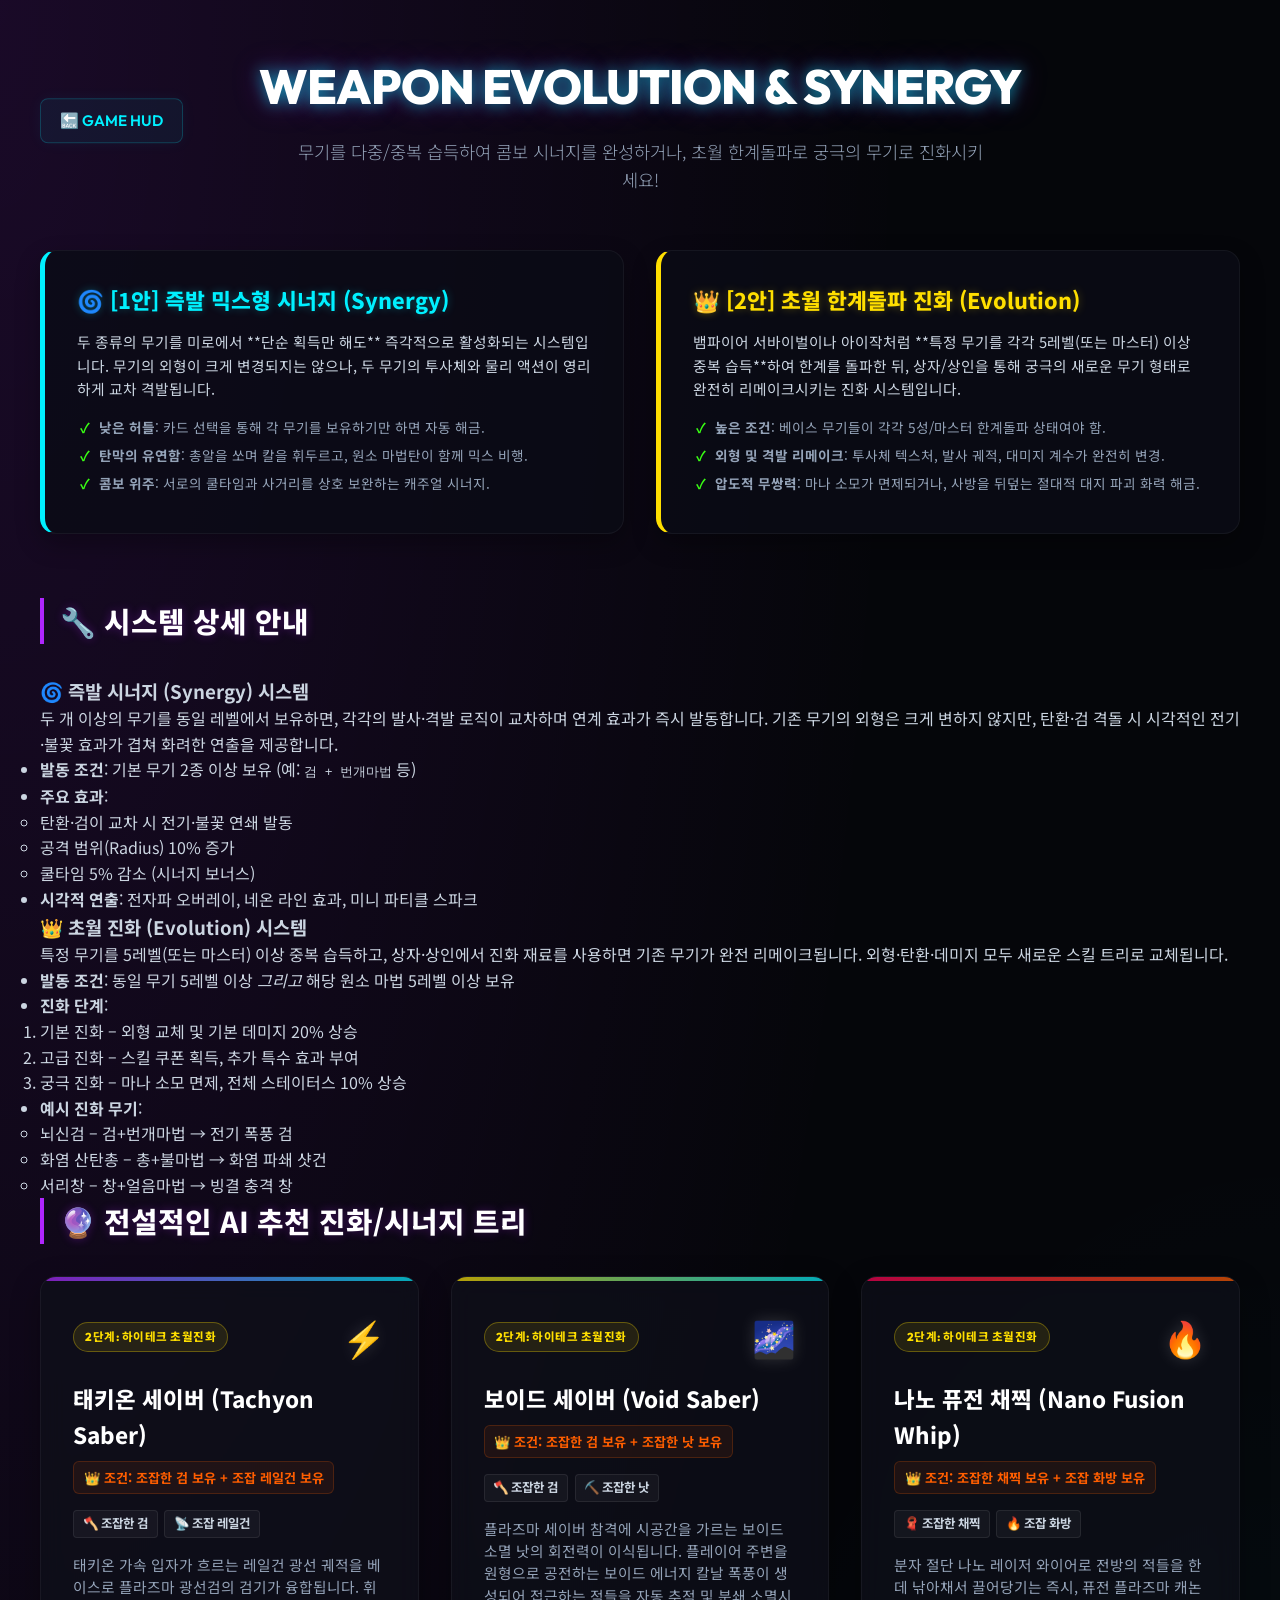
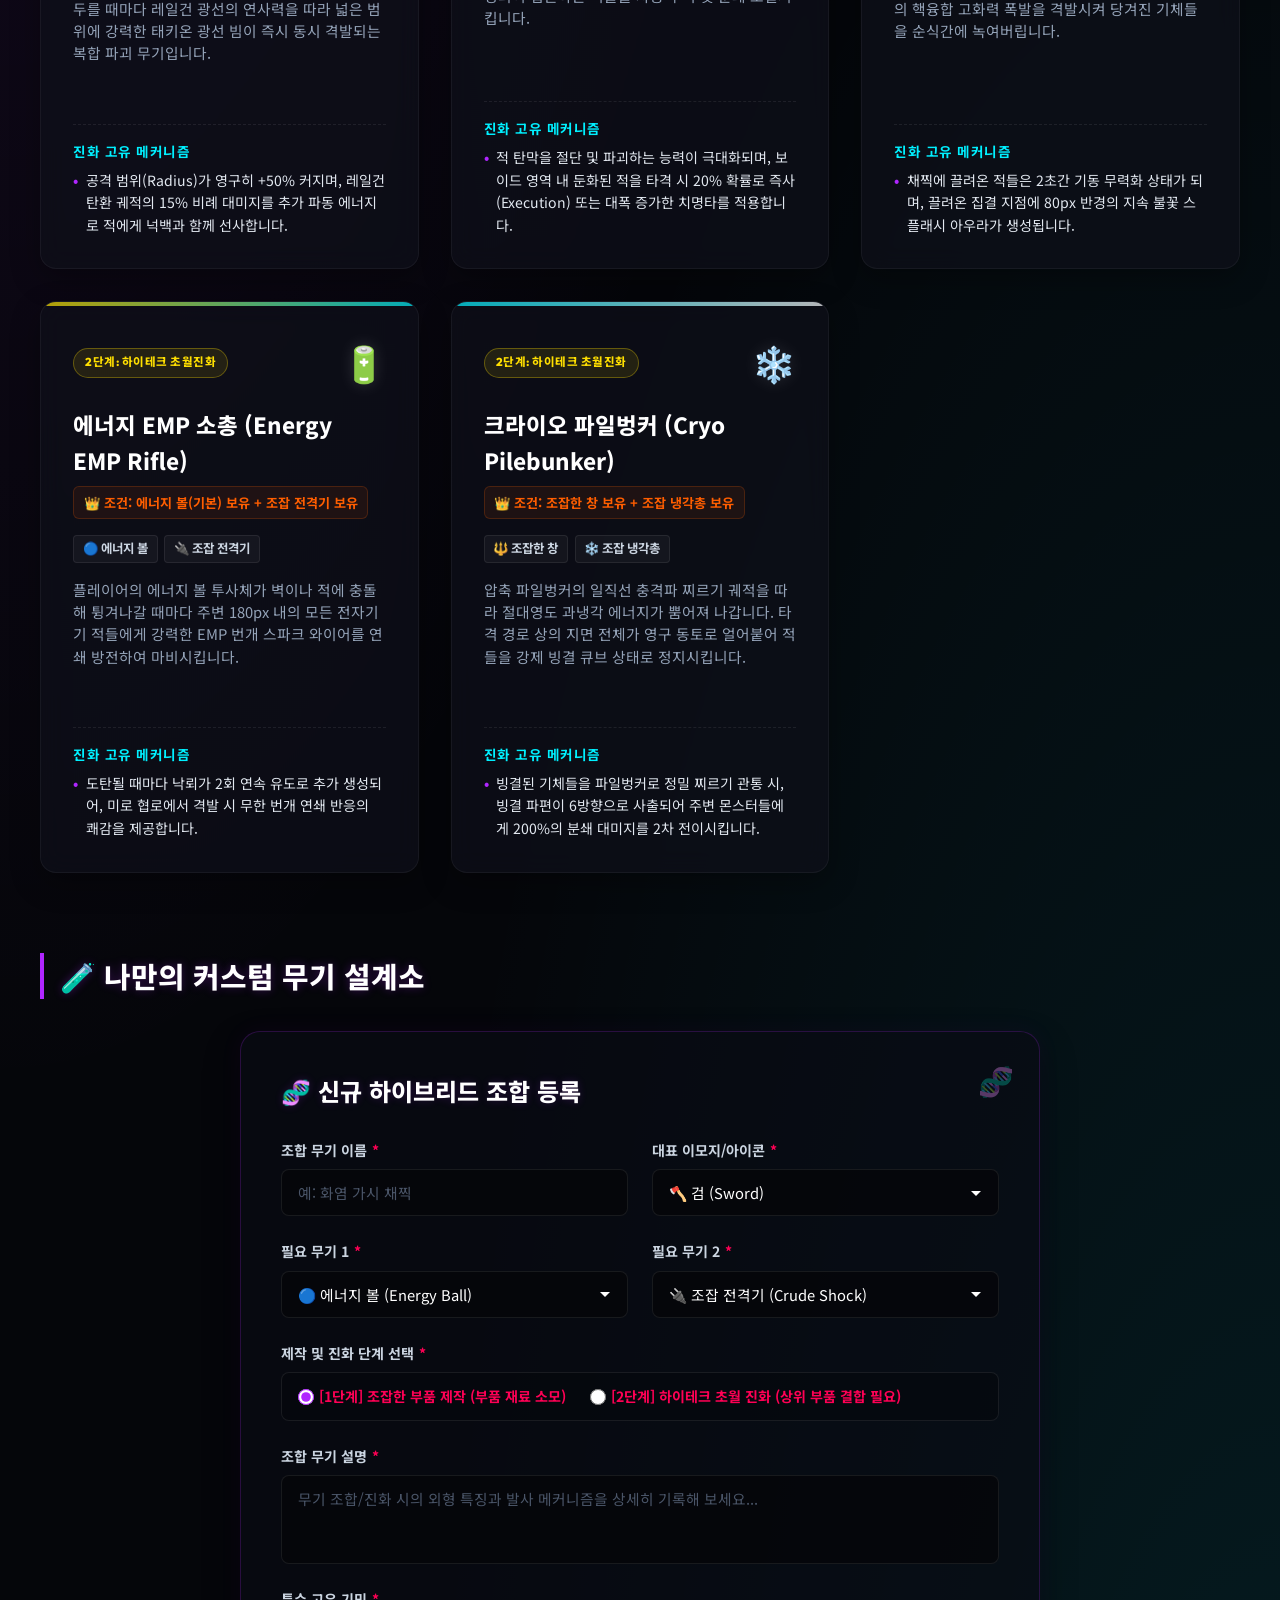
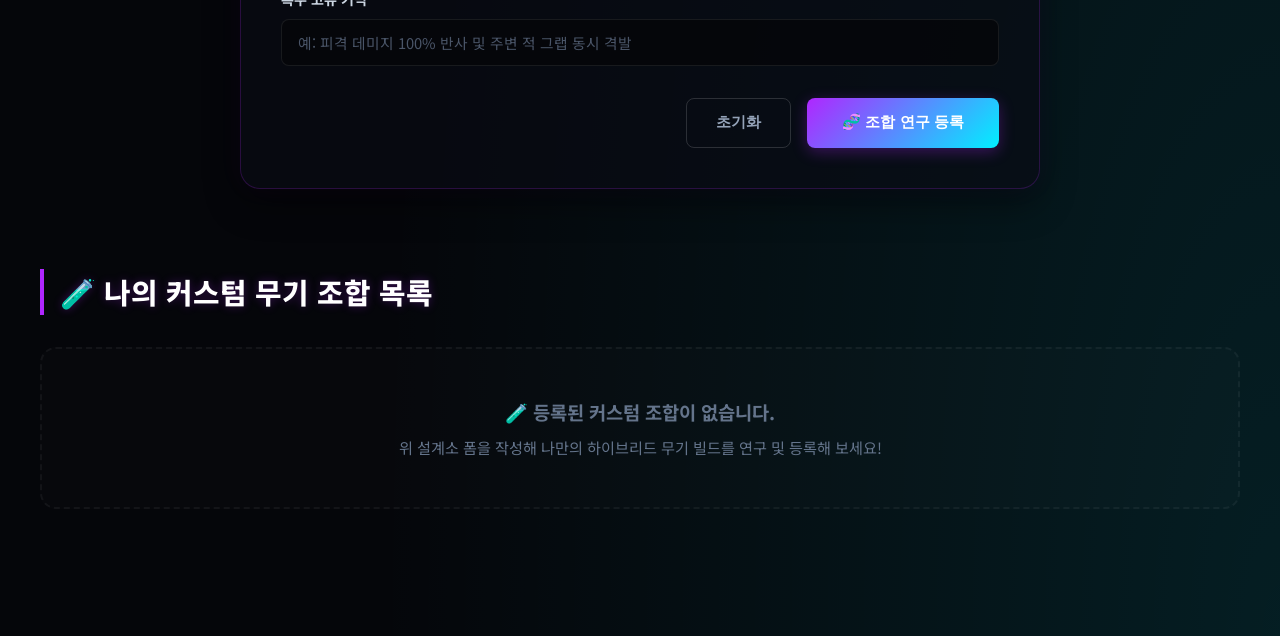
<file: weapon_combinations.html>
<!DOCTYPE html>
<html lang="ko">
<head>
    <meta charset="UTF-8">
    <meta name="viewport" content="width=device-width, initial-scale=1.0">
    <title>Neon Rogue-Maze: Weapon Evolution & Synergy Codex</title>
    <!-- 고급 현대적인 타이포그래피 Google Font 적용 (Outfit & Noto Sans KR) -->
    <link rel="preconnect" href="https://fonts.googleapis.com">
    <link rel="preconnect" href="https://fonts.gstatic.com" crossorigin>
    <link href="https://fonts.googleapis.com/css2?family=Noto+Sans+KR:wght@300;400;500;700;900&family=Outfit:wght@300;400;600;800&display=swap" rel="stylesheet">
    
    <style>
        /* 프리미엄 네온 테마 핵심 디자인 시스템 정의 */
        :root {
            --bg-darker: #05060a;
            --bg-dark: #08090e;
            --bg-card: rgba(15, 17, 26, 0.7);
            --border-neon: rgba(0, 240, 255, 0.15);
            
            /* 조화롭고 풍성한 프리미엄 네온 팔레트 */
            --neon-blue: #00f0ff;
            --neon-purple: #b026ff;
            --neon-green: #39ff14;
            --neon-pink: #ff0055;
            --neon-yellow: #ffdf00;
            --neon-orange: #ff5e00;
            --neon-text-glow: 0 0 10px rgba(0, 240, 255, 0.4);
            
            --font-main: 'Noto Sans KR', sans-serif;
            --font-title: 'Outfit', 'Noto Sans KR', sans-serif;
        }

        * {
            box-sizing: border-box;
            margin: 0;
            padding: 0;
        }

        /* 스크롤바 디자인 최적화 */
        ::-webkit-scrollbar {
            width: 8px;
        }
        ::-webkit-scrollbar-track {
            background: var(--bg-darker);
        }
        ::-webkit-scrollbar-thumb {
            background: rgba(176, 38, 255, 0.3);
            border-radius: 4px;
        }
        ::-webkit-scrollbar-thumb:hover {
            background: var(--neon-purple);
            box-shadow: 0 0 10px var(--neon-purple);
        }

        body {
            background-color: var(--bg-darker);
            background-image: 
                radial-gradient(at 0% 0%, rgba(176, 38, 255, 0.12) 0px, transparent 50%),
                radial-gradient(at 100% 100%, rgba(0, 240, 255, 0.1) 0px, transparent 50%);
            color: #cbd5e1;
            font-family: var(--font-main);
            line-height: 1.6;
            padding: 3rem 1.5rem;
            min-height: 100vh;
        }

        .container {
            max-width: 1200px;
            margin: 0 auto;
        }

        /* 헤더 섹션 - 미래지향적 타이틀 연출 */
        header {
            text-align: center;
            margin-bottom: 3.5rem;
            position: relative;
        }

        header h1 {
            font-family: var(--font-title);
            font-size: 3rem;
            font-weight: 800;
            letter-spacing: -1px;
            color: #fff;
            text-shadow: 0 0 15px rgba(0, 240, 255, 0.6), 0 0 30px rgba(176, 38, 255, 0.35);
            margin-bottom: 0.8rem;
            text-transform: uppercase;
        }

        header p {
            color: #94a3b8;
            font-size: 1.1rem;
            max-width: 700px;
            margin: 0 auto;
            font-weight: 300;
        }

        .blinking-neon {
            animation: pulse 2.5s infinite alternate;
        }

        @keyframes pulse {
            0% { text-shadow: 0 0 10px rgba(0, 240, 255, 0.5), 0 0 20px rgba(176, 38, 255, 0.3); }
            100% { text-shadow: 0 0 22px rgba(0, 240, 255, 0.8), 0 0 40px rgba(176, 38, 255, 0.6); }
        }

        /* 네비게이션 가이드 버튼 */
        .back-link {
            position: absolute;
            left: 0;
            top: 50%;
            transform: translateY(-50%);
            display: inline-flex;
            align-items: center;
            gap: 0.5rem;
            color: var(--neon-blue);
            text-decoration: none;
            font-family: var(--font-title);
            font-weight: 600;
            font-size: 0.95rem;
            padding: 0.6rem 1.2rem;
            background: rgba(0, 240, 255, 0.05);
            border: 1px solid rgba(0, 240, 255, 0.2);
            border-radius: 8px;
            transition: all 0.3s ease;
            box-shadow: 0 0 15px rgba(0, 240, 255, 0.05);
        }

        .back-link:hover {
            color: #fff;
            background: var(--neon-blue);
            border-color: var(--neon-blue);
            box-shadow: 0 0 15px rgba(0, 240, 255, 0.4);
            transform: translateY(-50%) translateX(-3px);
        }

        /* 💡 2가지 대안 시스템 비교 안내 패널 대시보드 */
        .systems-comparison {
            display: grid;
            grid-template-columns: 1fr;
            gap: 2rem;
            margin-bottom: 4rem;
        }

        @media (min-width: 768px) {
            .systems-comparison {
                grid-template-columns: repeat(2, 1fr);
            }
        }

        .sys-card {
            background: rgba(10, 12, 22, 0.8);
            border: 1px solid rgba(255, 255, 255, 0.05);
            border-radius: 16px;
            padding: 2rem;
            box-shadow: 0 10px 25px rgba(0, 0, 0, 0.3);
            position: relative;
            overflow: hidden;
            transition: border-color 0.3s, box-shadow 0.3s;
        }

        .sys-card.sys-combo {
            border-left: 5px solid var(--neon-blue);
        }
        .sys-card.sys-evo {
            border-left: 5px solid var(--neon-yellow);
        }

        .sys-card:hover {
            border-color: rgba(255, 255, 255, 0.15);
            box-shadow: 0 15px 30px rgba(0, 0, 0, 0.45);
        }

        .sys-card h2 {
            font-size: 1.35rem;
            font-weight: 800;
            color: #fff;
            margin-bottom: 0.8rem;
            display: flex;
            align-items: center;
            gap: 0.5rem;
        }

        .sys-card h2.txt-combo { text-shadow: 0 0 8px rgba(0, 240, 255, 0.3); color: var(--neon-blue); }
        .sys-card h2.txt-evo { text-shadow: 0 0 8px rgba(255, 223, 0, 0.3); color: var(--neon-yellow); }

        .sys-card p {
            font-size: 0.92rem;
            color: #cbd5e1;
            margin-bottom: 1rem;
            line-height: 1.6;
        }

        .sys-card ul {
            list-style: none;
            padding-left: 0.2rem;
        }

        .sys-card li {
            font-size: 0.85rem;
            color: #94a3b8;
            margin-bottom: 0.4rem;
            padding-left: 1.2rem;
            position: relative;
        }

        .sys-card li::before {
            content: '✓';
            position: absolute;
            left: 0;
            color: var(--neon-green);
            font-weight: bold;
        }

        /* 서브 섹션 공통 헤더 */
        .section-header {
            margin-bottom: 2rem;
            border-left: 4px solid var(--neon-purple);
            padding-left: 1rem;
            display: flex;
            justify-content: space-between;
            align-items: center;
        }

        .section-header h2 {
            font-size: 1.8rem;
            font-weight: 800;
            color: #fff;
            text-shadow: 0 0 10px rgba(176, 38, 255, 0.3);
        }

        /* 1. 추천 조합 그리드 영역 */
        .combinations-grid {
            display: grid;
            grid-template-columns: 1fr;
            gap: 2rem;
            margin-bottom: 5rem;
        }

        @media (min-width: 768px) {
            .combinations-grid {
                grid-template-columns: repeat(2, 1fr);
            }
        }

        @media (min-width: 1024px) {
            .combinations-grid {
                grid-template-columns: repeat(3, 1fr);
            }
        }

        /* 도감 개별 카드 디자인 */
        .combo-card {
            background: var(--bg-card);
            backdrop-filter: blur(12px);
            -webkit-backdrop-filter: blur(12px);
            border: 1px solid rgba(255, 255, 255, 0.05);
            border-radius: 16px;
            padding: 2rem;
            display: flex;
            flex-direction: column;
            justify-content: space-between;
            position: relative;
            overflow: hidden;
            transition: all 0.4s cubic-bezier(0.165, 0.84, 0.44, 1);
            box-shadow: 0 10px 30px rgba(0, 0, 0, 0.3);
        }

        .combo-card::before {
            content: '';
            position: absolute;
            top: 0;
            left: 0;
            width: 100%;
            height: 4px;
            background: linear-gradient(90deg, var(--neon-purple), var(--neon-blue));
            opacity: 0.7;
            transition: opacity 0.3s;
        }

        /* 카드 희귀성/타입별 장식 데코 */
        .combo-card.thundersword::before { background: linear-gradient(90deg, var(--neon-purple), var(--neon-blue)); }
        .combo-card.fireshotgun::before { background: linear-gradient(90deg, var(--neon-orange), var(--neon-pink)); }
        .combo-card.frostspear::before { background: linear-gradient(90deg, #00f0ff, #fff); }
        .combo-card.flamewhip::before { background: linear-gradient(90deg, var(--neon-pink), var(--neon-orange)); }
        .combo-card.plasmarifle::before { background: linear-gradient(90deg, var(--neon-yellow), var(--neon-blue)); }
        .combo-card.frostsword::before { background: linear-gradient(90deg, var(--neon-blue), var(--neon-purple)); }
        .combo-card.supercritical_plasma_fusion::before { background: linear-gradient(90deg, var(--neon-pink), var(--neon-blue)); }
        
        /* 커스텀 카드용 데코 */
        .combo-card.custom-card.sys-1-style::before { background: linear-gradient(90deg, var(--neon-blue), #ffffff); }
        .combo-card.custom-card.sys-2-style::before { background: linear-gradient(90deg, var(--neon-yellow), var(--neon-orange)); }

        .combo-card:hover {
            transform: translateY(-8px);
            border-color: rgba(255, 255, 255, 0.15);
            box-shadow: 0 20px 40px rgba(0, 0, 0, 0.5), 0 0 25px rgba(176, 38, 255, 0.15);
        }

        .card-top {
            margin-bottom: 1.5rem;
        }

        .card-header-row {
            display: flex;
            justify-content: space-between;
            align-items: center;
            margin-bottom: 1rem;
        }

        .card-badge {
            font-family: var(--font-title);
            font-size: 0.72rem;
            font-weight: 800;
            background: rgba(255, 223, 0, 0.1);
            border: 1px solid rgba(255, 223, 0, 0.3);
            color: var(--neon-yellow);
            padding: 0.3rem 0.7rem;
            border-radius: 20px;
            letter-spacing: 0.5px;
        }

        .card-badge.sys-1 {
            background: rgba(0, 240, 255, 0.1);
            border-color: rgba(0, 240, 255, 0.3);
            color: var(--neon-blue);
        }

        .card-badge.custom-badge {
            background: rgba(57, 255, 20, 0.08);
            border-color: rgba(57, 255, 20, 0.3);
            color: var(--neon-green);
        }

        .card-icon {
            font-size: 2.2rem;
            filter: drop-shadow(0 0 8px rgba(255, 255, 255, 0.15));
        }

        .card-title {
            font-size: 1.4rem;
            font-weight: 800;
            color: #fff;
            margin-bottom: 0.5rem;
            display: flex;
            align-items: center;
            gap: 0.6rem;
        }

        /* 진화 요구 조건 선언 뱃지 */
        .evo-requirement {
            font-size: 0.82rem;
            font-weight: 700;
            color: var(--neon-orange);
            background: rgba(255, 94, 0, 0.08);
            border: 1px solid rgba(255, 94, 0, 0.2);
            padding: 0.3rem 0.6rem;
            border-radius: 6px;
            margin-bottom: 1rem;
            display: inline-flex;
            align-items: center;
            gap: 0.3rem;
        }

        .evo-requirement.sys-1-req {
            color: var(--neon-blue);
            background: rgba(0, 240, 255, 0.05);
            border-color: rgba(0, 240, 255, 0.15);
        }

        /* 조합에 필요한 무기 레시피 */
        .recipe-tag-container {
            display: flex;
            flex-wrap: wrap;
            gap: 0.4rem;
            margin-bottom: 1rem;
        }

        .recipe-tag {
            font-size: 0.78rem;
            font-weight: 700;
            background: rgba(255, 255, 255, 0.04);
            border: 1px solid rgba(255, 255, 255, 0.08);
            color: #cbd5e1;
            padding: 0.2rem 0.55rem;
            border-radius: 4px;
        }

        .recipe-tag span {
            color: var(--neon-blue);
            margin-right: 2px;
        }

        .card-desc {
            font-size: 0.92rem;
            color: #94a3b8;
            line-height: 1.5;
            margin-bottom: 1.2rem;
        }

        /* 효과 상세 영역 */
        .effect-details {
            border-top: 1px dashed rgba(255, 255, 255, 0.08);
            padding-top: 1rem;
            margin-top: 1rem;
        }

        .effect-details h4 {
            font-size: 0.85rem;
            color: var(--neon-blue);
            text-transform: uppercase;
            letter-spacing: 0.5px;
            margin-bottom: 0.4rem;
        }

        .effect-details p {
            font-size: 0.88rem;
            color: #e2e8f0;
            position: relative;
            padding-left: 0.8rem;
        }

        .effect-details p::before {
            content: '•';
            position: absolute;
            left: 0;
            color: var(--neon-purple);
            font-weight: bold;
        }

        /* 카드 수정/삭제 액션 버튼 (커스텀 전용) */
        .card-actions {
            display: flex;
            gap: 0.6rem;
            margin-top: 1.5rem;
            border-top: 1px solid rgba(255, 255, 255, 0.06);
            padding-top: 1rem;
        }

        .action-btn {
            flex: 1;
            background: rgba(255, 255, 255, 0.04);
            border: 1px solid rgba(255, 255, 255, 0.08);
            color: #94a3b8;
            padding: 0.45rem;
            border-radius: 6px;
            font-size: 0.82rem;
            font-weight: 600;
            cursor: pointer;
            transition: all 0.2s ease;
            text-align: center;
        }

        .action-btn.edit:hover {
            background: rgba(0, 240, 255, 0.08);
            border-color: var(--neon-blue);
            color: var(--neon-blue);
            box-shadow: 0 0 10px rgba(0, 240, 255, 0.15);
        }

        .action-btn.delete:hover {
            background: rgba(255, 0, 85, 0.08);
            border-color: var(--neon-pink);
            color: var(--neon-pink);
            box-shadow: 0 0 10px rgba(255, 0, 85, 0.15);
        }

        /* 2. 사용자 조합 입력 영역 - Glassmorphism Form */
        .form-section {
            background: rgba(10, 12, 20, 0.65);
            border: 1px solid rgba(176, 38, 255, 0.2);
            border-radius: 20px;
            padding: 2.5rem;
            box-shadow: 0 15px 35px rgba(0, 0, 0, 0.4), 0 0 25px rgba(176, 38, 255, 0.05);
            max-width: 800px;
            margin: 0 auto 5rem auto;
            position: relative;
        }

        .form-section::after {
            content: '🧬';
            position: absolute;
            right: 25px;
            top: 25px;
            font-size: 1.8rem;
            opacity: 0.35;
        }

        .form-section h3 {
            font-size: 1.5rem;
            font-weight: 800;
            color: #fff;
            margin-bottom: 1.8rem;
            text-shadow: 0 0 8px rgba(176, 38, 255, 0.2);
        }

        .form-grid {
            display: grid;
            grid-template-columns: 1fr;
            gap: 1.5rem;
            margin-bottom: 2rem;
        }

        @media (min-width: 640px) {
            .form-grid {
                grid-template-columns: repeat(2, 1fr);
            }
            .form-grid-full {
                grid-column: span 2;
            }
        }

        .form-group {
            display: flex;
            flex-direction: column;
            gap: 0.5rem;
        }

        .form-group label {
            font-size: 0.88rem;
            font-weight: 700;
            color: #cbd5e1;
            display: flex;
            align-items: center;
            gap: 0.3rem;
        }

        .form-group label span {
            color: var(--neon-pink);
        }

        /* 인풋 및 셀렉트 공통 스타일 */
        .form-input {
            background: rgba(5, 6, 10, 0.85);
            border: 1px solid rgba(255, 255, 255, 0.08);
            border-radius: 8px;
            padding: 0.75rem 1rem;
            color: #fff;
            font-family: var(--font-main);
            font-size: 0.92rem;
            outline: none;
            transition: all 0.3s ease;
        }

        .form-input:focus {
            border-color: var(--neon-purple);
            box-shadow: 0 0 10px rgba(176, 38, 255, 0.25);
        }

        .form-input::placeholder {
            color: #4a5568;
        }

        /* 커스텀 셀렉트 드롭다운 */
        select.form-input {
            appearance: none;
            -webkit-appearance: none;
            background-image: url("data:image/svg+xml;utf8,<svg fill='white' height='24' viewBox='0 0 24 24' width='24' xmlns='http://www.w3.org/2000/svg'><path d='M7 10l5 5 5-5z'/><path d='M0 0h24v24H0z' fill='none'/></svg>");
            background-repeat: no-repeat;
            background-position: right 10px center;
            padding-right: 2rem;
        }

        select.form-input option {
            background: var(--bg-darker);
            color: #fff;
        }

        /* 폼 라디오 그룹 (조합 방식 선택용) */
        .radio-group {
            display: flex;
            gap: 1.5rem;
            background: rgba(5, 6, 10, 0.5);
            padding: 0.75rem 1rem;
            border: 1px solid rgba(255, 255, 255, 0.08);
            border-radius: 8px;
        }

        .radio-option {
            display: flex;
            align-items: center;
            gap: 0.5rem;
            cursor: pointer;
            font-size: 0.88rem;
            color: #cbd5e1;
        }

        .radio-option input[type="radio"] {
            accent-color: var(--neon-purple);
            cursor: pointer;
            width: 16px;
            height: 16px;
        }

        /* 폼 액션 버튼군 */
        .form-actions {
            display: flex;
            gap: 1rem;
            justify-content: flex-end;
        }

        .submit-btn {
            background: linear-gradient(135deg, var(--neon-purple), var(--neon-blue));
            border: none;
            color: #fff;
            padding: 0.85rem 2.2rem;
            border-radius: 8px;
            font-weight: 700;
            font-size: 0.95rem;
            cursor: pointer;
            transition: all 0.3s ease;
            box-shadow: 0 4px 15px rgba(176, 38, 255, 0.3);
            display: inline-flex;
            align-items: center;
            gap: 0.5rem;
        }

        .submit-btn:hover {
            transform: translateY(-2px);
            box-shadow: 0 6px 20px rgba(176, 38, 255, 0.5), 0 0 15px rgba(0, 240, 255, 0.3);
        }

        .cancel-btn {
            background: transparent;
            border: 1px solid rgba(255, 255, 255, 0.15);
            color: #94a3b8;
            padding: 0.85rem 1.8rem;
            border-radius: 8px;
            font-weight: 600;
            font-size: 0.95rem;
            cursor: pointer;
            transition: all 0.2s ease;
        }

        .cancel-btn:hover {
            border-color: #cbd5e1;
            color: #fff;
            background: rgba(255, 255, 255, 0.03);
        }

        /* 피드백 모달 알림 */
        .toast-msg {
            position: fixed;
            bottom: 30px;
            left: 50%;
            transform: translateX(-50%) translateY(20px);
            background: var(--bg-card);
            border: 1px solid var(--neon-green);
            color: #fff;
            padding: 0.9rem 2rem;
            border-radius: 30px;
            font-weight: 600;
            box-shadow: 0 10px 30px rgba(0,0,0,0.5), 0 0 15px rgba(57, 255, 20, 0.2);
            z-index: 1000;
            opacity: 0;
            pointer-events: none;
            transition: all 0.3s cubic-bezier(0.175, 0.885, 0.32, 1.275);
        }

        .toast-msg.show {
            opacity: 1;
            transform: translateX(-50%) translateY(0);
        }

        /* 빈 상태 안내 */
        .empty-placeholder {
            grid-column: 1 / -1;
            text-align: center;
            padding: 3rem;
            border: 2px dashed rgba(255, 255, 255, 0.05);
            border-radius: 16px;
            background: rgba(255,255,255,0.01);
            color: #64748b;
        }

        .empty-placeholder p {
            font-size: 0.95rem;
            margin-top: 0.5rem;
        }
    </style>
</head>
<body>

<div class="container">
    <!-- 헤더 섹션 - 미로찾기 테마에 어우러지는 비주얼 -->
    <header>
        <a href="index.html" class="back-link" id="btn-back">🔙 GAME HUD</a>
        <h1 class="blinking-neon">Weapon Evolution & Synergy</h1>
        <p>무기를 다중/중복 습득하여 콤보 시너지를 완성하거나, 초월 한계돌파로 궁극의 무기로 진화시키세요!</p>
    </header>

    <!-- 💡 2가지 무기 조합 대안 시스템 대시보드 추가 -->
    <section class="systems-comparison">
        <div class="sys-card sys-combo">
            <h2 class="txt-combo">🌀 [1안] 즉발 믹스형 시너지 (Synergy)</h2>
            <p>두 종류의 무기를 미로에서 **단순 획득만 해도** 즉각적으로 활성화되는 시스템입니다. 무기의 외형이 크게 변경되지는 않으나, 두 무기의 투사체와 물리 액션이 영리하게 교차 격발됩니다.</p>
            <ul>
                <li><strong>낮은 허들</strong>: 카드 선택을 통해 각 무기를 보유하기만 하면 자동 해금.</li>
                <li><strong>탄막의 유연함</strong>: 총알을 쏘며 칼을 휘두르고, 원소 마법탄이 함께 믹스 비행.</li>
                <li><strong>콤보 위주</strong>: 서로의 쿨타임과 사거리를 상호 보완하는 캐주얼 시너지.</li>
            </ul>
        </div>
        <div class="sys-card sys-evo">
            <h2 class="txt-evo">👑 [2안] 초월 한계돌파 진화 (Evolution)</h2>
            <p>뱀파이어 서바이벌이나 아이작처럼 **특정 무기를 각각 5레벨(또는 마스터) 이상 중복 습득**하여 한계를 돌파한 뒤, 상자/상인을 통해 궁극의 새로운 무기 형태로 완전히 리메이크시키는 진화 시스템입니다.</p>
            <ul>
                <li><strong>높은 조건</strong>: 베이스 무기들이 각각 5성/마스터 한계돌파 상태여야 함.</li>
                <li><strong>외형 및 격발 리메이크</strong>: 투사체 텍스처, 발사 궤적, 대미지 계수가 완전히 변경.</li>
                <li><strong>압도적 무쌍력</strong>: 마나 소모가 면제되거나, 사방을 뒤덮는 절대적 대지 파괴 화력 해금.</li>
            </ul>
        </div>
    </section>


    <!-- 🛠️ 시스템 상세 안내 섹션 -->
    <section id="system-detail" class="system-detail">
        <div class="section-header">
            <h2>🔧 시스템 상세 안내</h2>
        </div>
        <div class="detail-grid">
            <!-- 시너지 시스템 상세 -->
            <article class="detail-card sys-combo-detail">
                <h3 class="detail-title">🌀 즉발 시너지 (Synergy) 시스템</h3>
                <p class="detail-desc">두 개 이상의 무기를 동일 레벨에서 보유하면, 각각의 발사·격발 로직이 교차하며 연계 효과가 즉시 발동합니다. 기존 무기의 외형은 크게 변하지 않지만, 탄환·검 격돌 시 시각적인 전기·불꽃 효과가 겹쳐 화려한 연출을 제공합니다.</p>
                <ul class="detail-list">
                    <li><strong>발동 조건</strong>: 기본 무기 2종 이상 보유 (예: <code>검 + 번개마법</code> 등)</li>
                    <li><strong>주요 효과</strong>:
                        <ul>
                            <li>탄환·검이 교차 시 전기·불꽃 연쇄 발동</li>
                            <li>공격 범위(Radius) 10% 증가</li>
                            <li>쿨타임 5% 감소 (시너지 보너스)</li>
                        </ul>
                    </li>
                    <li><strong>시각적 연출</strong>: 전자파 오버레이, 네온 라인 효과, 미니 파티클 스파크</li>
                </ul>
            </article>
            <!-- 진화 시스템 상세 -->
            <article class="detail-card sys-evo-detail">
                <h3 class="detail-title">👑 초월 진화 (Evolution) 시스템</h3>
                <p class="detail-desc">특정 무기를 5레벨(또는 마스터) 이상 중복 습득하고, 상자·상인에서 진화 재료를 사용하면 기존 무기가 완전 리메이크됩니다. 외형·탄환·데미지 모두 새로운 스킬 트리로 교체됩니다.</p>
                <ul class="detail-list">
                    <li><strong>발동 조건</strong>: 동일 무기 5레벨 이상 <em>그리고</em> 해당 원소 마법 5레벨 이상 보유</li>
                    <li><strong>진화 단계</strong>:
                        <ol>
                            <li>기본 진화 – 외형 교체 및 기본 데미지 20% 상승</li>
                            <li>고급 진화 – 스킬 쿠폰 획득, 추가 특수 효과 부여</li>
                            <li>궁극 진화 – 마나 소모 면제, 전체 스테이터스 10% 상승</li>
                        </ol>
                    </li>
                    <li><strong>예시 진화 무기</strong>:
                        <ul>
                            <li>뇌신검 – 검+번개마법 → 전기 폭풍 검</li>
                            <li>화염 산탄총 – 총+불마법 → 화염 파쇄 샷건</li>
                            <li>서리창 – 창+얼음마법 → 빙결 충격 창</li>
                        </ul>
                    </li>
                </ul>
            </article>
        </div>
    </section>
    <!-- 섹션 1: AI 추천 무기 진화 및 시너지 가이드 -->
    <section>
        <div class="section-header">
            <h2>🔮 전설적인 AI 추천 진화/시너지 트리</h2>
        </div>
        
        <div class="combinations-grid">
            
            <!-- 조합 1: 태키온 세이버 -->
            <article class="combo-card thundersword">
                <div class="card-top">
                    <div class="card-header-row">
                        <span class="card-badge">2단계: 하이테크 초월진화</span>
                        <div class="card-icon">⚡</div>
                    </div>
                    <h3 class="card-title">태키온 세이버 (Tachyon Saber)</h3>
                    <div class="evo-requirement">👑 조건: 조잡한 검 보유 + 조잡 레일건 보유</div>
                    <div class="recipe-tag-container">
                        <span class="recipe-tag"><span>🪓</span>조잡한 검</span>
                        <span class="recipe-tag"><span>📡</span>조잡 레일건</span>
                    </div>
                    <p class="card-desc">태키온 가속 입자가 흐르는 레일건 광선 궤적을 베이스로 플라즈마 광선검의 검기가 융합됩니다. 휘두를 때마다 레일건 광선의 연사력을 따라 넓은 범위에 강력한 태키온 광선 빔이 즉시 동시 격발되는 복합 파괴 무기입니다.</p>
                </div>
                <div class="effect-details">
                    <h4>진화 고유 메커니즘</h4>
                    <p>공격 범위(Radius)가 영구히 +50% 커지며, 레일건 탄환 궤적의 15% 비례 대미지를 추가 파동 에너지로 적에게 넉백과 함께 선사합니다.</p>
                </div>
            </article>

            <!-- 조합 2: 보이드 세이버 -->
            <article class="combo-card plasmarifle">
                <div class="card-top">
                    <div class="card-header-row">
                        <span class="card-badge">2단계: 하이테크 초월진화</span>
                        <div class="card-icon">🌌</div>
                    </div>
                    <h3 class="card-title">보이드 세이버 (Void Saber)</h3>
                    <div class="evo-requirement">👑 조건: 조잡한 검 보유 + 조잡한 낫 보유</div>
                    <div class="recipe-tag-container">
                        <span class="recipe-tag"><span>🪓</span>조잡한 검</span>
                        <span class="recipe-tag"><span>⛏️</span>조잡한 낫</span>
                    </div>
                    <p class="card-desc">플라즈마 세이버 참격에 시공간을 가르는 보이드 소멸 낫의 회전력이 이식됩니다. 플레이어 주변을 원형으로 공전하는 보이드 에너지 칼날 폭풍이 생성되어 접근하는 적들을 자동 추적 및 분쇄 소멸시킵니다.</p>
                </div>
                <div class="effect-details">
                    <h4>진화 고유 메커니즘</h4>
                    <p>적 탄막을 절단 및 파괴하는 능력이 극대화되며, 보이드 영역 내 둔화된 적을 타격 시 20% 확률로 즉사(Execution) 또는 대폭 증가한 치명타를 적용합니다.</p>
                </div>
            </article>

            <!-- 조합 3: 나노 퓨전 채찍 -->
            <article class="combo-card flamewhip">
                <div class="card-top">
                    <div class="card-header-row">
                        <span class="card-badge">2단계: 하이테크 초월진화</span>
                        <div class="card-icon">🔥</div>
                    </div>
                    <h3 class="card-title">나노 퓨전 채찍 (Nano Fusion Whip)</h3>
                    <div class="evo-requirement">👑 조건: 조잡한 채찍 보유 + 조잡 화방 보유</div>
                    <div class="recipe-tag-container">
                        <span class="recipe-tag"><span>🧣</span>조잡한 채찍</span>
                        <span class="recipe-tag"><span>🔥</span>조잡 화방</span>
                    </div>
                    <p class="card-desc">분자 절단 나노 레이저 와이어로 전방의 적들을 한데 낚아채서 끌어당기는 즉시, 퓨전 플라즈마 캐논의 핵융합 고화력 폭발을 격발시켜 당겨진 기체들을 순식간에 녹여버립니다.</p>
                </div>
                <div class="effect-details">
                    <h4>진화 고유 메커니즘</h4>
                    <p>채찍에 끌려온 적들은 2초간 기동 무력화 상태가 되며, 끌려온 집결 지점에 80px 반경의 지속 불꽃 스플래시 아우라가 생성됩니다.</p>
                </div>
            </article>

            <!-- 조합 4: 에너지 EMP 소총 -->
            <article class="combo-card plasmarifle">
                <div class="card-top">
                    <div class="card-header-row">
                        <span class="card-badge">2단계: 하이테크 초월진화</span>
                        <div class="card-icon">🔋</div>
                    </div>
                    <h3 class="card-title">에너지 EMP 소총 (Energy EMP Rifle)</h3>
                    <div class="evo-requirement">👑 조건: 에너지 볼(기본) 보유 + 조잡 전격기 보유</div>
                    <div class="recipe-tag-container">
                        <span class="recipe-tag"><span>🔵</span>에너지 볼</span>
                        <span class="recipe-tag"><span>🔌</span>조잡 전격기</span>
                    </div>
                    <p class="card-desc">플레이어의 에너지 볼 투사체가 벽이나 적에 충돌해 튕겨나갈 때마다 주변 180px 내의 모든 전자기기 적들에게 강력한 EMP 번개 스파크 와이어를 연쇄 방전하여 마비시킵니다.</p>
                </div>
                <div class="effect-details">
                    <h4>진화 고유 메커니즘</h4>
                    <p>도탄될 때마다 낙뢰가 2회 연속 유도로 추가 생성되어, 미로 협로에서 격발 시 무한 번개 연쇄 반응의 쾌감을 제공합니다.</p>
                </div>
            </article>

            <!-- 조합 5: 크라이오 파일벙커 -->
            <article class="combo-card frostspear">
                <div class="card-top">
                    <div class="card-header-row">
                        <span class="card-badge">2단계: 하이테크 초월진화</span>
                        <div class="card-icon">❄️</div>
                    </div>
                    <h3 class="card-title">크라이오 파일벙커 (Cryo Pilebunker)</h3>
                    <div class="evo-requirement">👑 조건: 조잡한 창 보유 + 조잡 냉각총 보유</div>
                    <div class="recipe-tag-container">
                        <span class="recipe-tag"><span>🔱</span>조잡한 창</span>
                        <span class="recipe-tag"><span>❄️</span>조잡 냉각총</span>
                    </div>
                    <p class="card-desc">압축 파일벙커의 일직선 충격파 찌르기 궤적을 따라 절대영도 과냉각 에너지가 뿜어져 나갑니다. 타격 경로 상의 지면 전체가 영구 동토로 얼어붙어 적들을 강제 빙결 큐브 상태로 정지시킵니다.</p>
                </div>
                <div class="effect-details">
                    <h4>진화 고유 메커니즘</h4>
                    <p>빙결된 기체들을 파일벙커로 정밀 찌르기 관통 시, 빙결 파편이 6방향으로 사출되어 주변 몬스터들에게 200%의 분쇄 대미지를 2차 전이시킵니다.</p>
                </div>
            </article>

        </div>
    </section>

    <!-- 섹션 2: 나만의 조합 기록 및 커스텀 CRUD 영역 -->
    <section>
        <div class="section-header">
            <h2>🧪 나만의 커스텀 무기 설계소</h2>
        </div>

        <!-- 커스텀 무기 등록 폼 -->
        <div class="form-section">
            <h3 id="form-title">🧬 신규 하이브리드 조합 등록</h3>
            <form id="combo-form" onsubmit="saveCustomCombo(event)">
                <!-- 수정을 위한 숨겨진 인덱스 필드 -->
                <input type="hidden" id="edit-index" value="-1">
                
                <div class="form-grid">
                    <!-- 1. 조합 무기 이름 -->
                    <div class="form-group">
                        <label for="input-title">조합 무기 이름 <span>*</span></label>
                        <input type="text" id="input-title" class="form-input" placeholder="예: 화염 가시 채찍" required maxlength="18">
                    </div>
                    
                    <!-- 2. 이모지 아이콘 -->
                    <div class="form-group">
                        <label for="input-icon">대표 이모지/아이콘 <span>*</span></label>
                        <select id="input-icon" class="form-input" required>
                            <option value="🪓">🪓 검 (Sword)</option>
                            <option value="🔱">🔱 창 (Spear)</option>
                            <option value="🧣">🧣 채찍 (Whip)</option>
                            <option value="🔌">🔌 전격기 (Shock)</option>
                            <option value="🔥">🔥 화방 (Flamethrower)</option>
                            <option value="❄️">❄️ 냉각총 (Cryo)</option>
                            <option value="🌵">🌵 가시갑옷 (Thorns)</option>
                            <option value="⚙️">⚙️ 덫 (Trap)</option>
                            <option value="⛏️">⛏️ 낫 (Scythe)</option>
                            <option value="📡">📡 레일건 (Railgun)</option>
                            <option value="🔵">🔵 에너지 볼 (Energy Ball)</option>
                        </select>
                    </div>

                    <!-- 3. 조합 무기 1 -->
                    <div class="form-group">
                        <label for="input-wpn1">필요 무기 1 <span>*</span></label>
                        <select id="input-wpn1" class="form-input" required>
                            <option value="에너지 볼">🔵 에너지 볼 (Energy Ball)</option>
                            <option value="조잡한 검">🪓 조잡한 검 (Crude Sword)</option>
                            <option value="조잡한 창">🔱 조잡한 창 (Crude Spear)</option>
                            <option value="조잡한 채찍">🧣 조잡한 채찍 (Crude Whip)</option>
                            <option value="조잡 전격기">🔌 조잡 전격기 (Crude Shock)</option>
                            <option value="조잡 화방">🔥 조잡 화방 (Crude Flamethrower)</option>
                            <option value="조잡 냉각총">❄️ 조잡 냉각총 (Crude Cryo)</option>
                            <option value="조잡 가시갑옷">🌵 조잡 가시갑옷 (Crude Thorns)</option>
                            <option value="조잡한 덫">⚙️ 조잡한 덫 (Crude Trap)</option>
                            <option value="조잡한 낫">⛏️ 조잡한 낫 (Crude Scythe)</option>
                            <option value="조잡 레일건">📡 조잡 레일건 (Crude Railgun)</option>
                        </select>
                    </div>

                    <!-- 4. 조합 무기 2 -->
                    <div class="form-group">
                        <label for="input-wpn2">필요 무기 2 <span>*</span></label>
                        <select id="input-wpn2" class="form-input" required>
                            <option value="조잡 전격기">🔌 조잡 전격기 (Crude Shock)</option>
                            <option value="조잡 화방">🔥 조잡 화방 (Crude Flamethrower)</option>
                            <option value="조잡 냉각총">❄️ 조잡 냉각총 (Crude Cryo)</option>
                            <option value="에너지 볼">🔵 에너지 볼 (Energy Ball)</option>
                            <option value="조잡한 검">🪓 조잡한 검 (Crude Sword)</option>
                            <option value="조잡한 창">🔱 조잡한 창 (Crude Spear)</option>
                            <option value="조잡한 채찍">🧣 조잡한 채찍 (Crude Whip)</option>
                            <option value="조잡 가시갑옷">🌵 조잡 가시갑옷 (Crude Thorns)</option>
                            <option value="조잡한 덫">⚙️ 조잡한 덫 (Crude Trap)</option>
                            <option value="조잡한 낫">⛏️ 조잡한 낫 (Crude Scythe)</option>
                            <option value="조잡 레일건">📡 조잡 레일건 (Crude Railgun)</option>
                        </select>
                    </div>

                    <!-- 💡 신규 피드백 반영: 조합 방식 대안 라디오 그룹 선택란 -->
                    <div class="form-group form-grid-full">
                        <label>제작 및 진화 단계 선택 <span>*</span></label>
                        <div class="radio-group">
                            <label class="radio-option">
                                <input type="radio" name="combo-sys-type" value="sys-1" checked onclick="toggleReqField(false)" id="radio-sys-1">
                                <span>[1단계] 조잡한 부품 제작 (부품 재료 소모)</span>
                            </label>
                            <label class="radio-option">
                                <input type="radio" name="combo-sys-type" value="sys-2" onclick="toggleReqField(true)" id="radio-sys-2">
                                <span>[2단계] 하이테크 초월 진화 (상위 부품 결합 필요)</span>
                            </label>
                        </div>
                    </div>

                    <!-- 💡 신규 피드백 반영: 요구 조건 텍스트 인풋 필드 -->
                    <div class="form-group form-grid-full" id="req-field-container" style="display: none;">
                        <label for="input-req">초월 진화 요구 조건 <span>*</span></label>
                        <input type="text" id="input-req" class="form-input" placeholder="예: 두 무기 모두 5레벨 이상 마스터 및 보스 상자 처지" maxlength="45">
                    </div>

                    <!-- 5. 상세 설명 -->
                    <div class="form-group form-grid-full">
                        <label for="input-desc">조합 무기 설명 <span>*</span></label>
                        <textarea id="input-desc" class="form-input" rows="3" placeholder="무기 조합/진화 시의 외형 특징과 발사 메커니즘을 상세히 기록해 보세요..." required maxlength="120" style="resize: none;"></textarea>
                    </div>

                    <!-- 6. 특수 고유 기믹 -->
                    <div class="form-group form-grid-full">
                        <label for="input-effect">특수 고유 기믹 <span>*</span></label>
                        <input type="text" id="input-effect" class="form-input" placeholder="예: 피격 데미지 100% 반사 및 주변 적 그랩 동시 격발" required maxlength="60">
                    </div>
                </div>

                <!-- 폼 조작 버튼군 -->
                <div class="form-actions">
                    <button type="button" id="btn-cancel" class="cancel-btn" onclick="resetComboForm()">초기화</button>
                    <button type="submit" id="btn-submit" class="submit-btn">🧬 조합 연구 등록</button>
                </div>
            </form>
        </div>

        <!-- 커스텀 조합 렌더링 리스트 -->
        <div class="section-header">
            <h2>🧪 나의 커스텀 무기 조합 목록</h2>
        </div>
        
        <div id="custom-combinations-container" class="combinations-grid">
            <!-- JS 로직을 통해 로컬스토리지에 저장된 커스텀 조합 카드가 동적으로 렌더링됩니다 -->
            <div class="empty-placeholder" id="empty-view">
                <h3>🧪 등록된 커스텀 조합이 없습니다.</h3>
                <p>위 설계소 폼을 작성해 나만의 하이브리드 무기 빌드를 연구 및 등록해 보세요!</p>
            </div>
        </div>
    </section>
</div>

<!-- 실시간 피드백 토스트 알림창 -->
<div id="toast" class="toast-msg">🎉 연구 결과가 안전하게 코덱스에 등록되었습니다!</div>

<script>
    // 로컬 스토리지 키 정의
    const STORAGE_KEY = 'neon_rogue_custom_combinations_v2';

    // 폼과 컨테이너 돔 바인딩
    const comboForm = document.getElementById('combo-form');
    const formTitle = document.getElementById('form-title');
    const submitBtn = document.getElementById('btn-submit');
    const editIndexField = document.getElementById('edit-index');
    
    const inputTitle = document.getElementById('input-title');
    const inputIcon = document.getElementById('input-icon');
    const inputWpn1 = document.getElementById('input-wpn1');
    const inputWpn2 = document.getElementById('input-wpn2');
    const inputDesc = document.getElementById('input-desc');
    const inputEffect = document.getElementById('input-effect');
    const inputReq = document.getElementById('input-req');
    const reqFieldContainer = document.getElementById('req-field-container');
    
    const customContainer = document.getElementById('custom-combinations-container');
    const emptyView = document.getElementById('empty-view');
    const toast = document.getElementById('toast');

    // 페이지 로드 시 실시간 렌더링 수행
    document.addEventListener('DOMContentLoaded', () => {
        renderCustomCombos();
    });

    // 요구 조건 인풋 필드 토글 로직
    function toggleReqField(show) {
        if (show) {
            reqFieldContainer.style.display = 'flex';
            inputReq.setAttribute('required', 'true');
        } else {
            reqFieldContainer.style.display = 'none';
            inputReq.removeAttribute('required');
            inputReq.value = "";
        }
    }

    // 로컬스토리지로부터 저장 데이터 로드하는 유틸
    function getCustomCombos() {
        const rawData = localStorage.getItem(STORAGE_KEY);
        return rawData ? JSON.parse(rawData) : [];
    }

    // 로컬스토리지에 새 데이터 저장하는 유틸
    function saveToStorage(data) {
        localStorage.setItem(STORAGE_KEY, JSON.stringify(data));
    }

    // 성공 피드백 알림 팝업 트리거
    function showToast(message, isDelete = false) {
        toast.innerText = message;
        toast.style.borderColor = isDelete ? '#ff0055' : '#39ff14';
        toast.style.setProperty('--neon-green', isDelete ? '#ff0055' : '#39ff14');
        toast.classList.add('show');
        setTimeout(() => {
            toast.classList.remove('show');
        }, 2200);
    }

    // 폼 초기화 로직
    function resetComboForm() {
        comboForm.reset();
        editIndexField.value = "-1";
        formTitle.innerHTML = "🧬 신규 하이브리드 조합 등록";
        submitBtn.innerHTML = "🧬 조합 연구 등록";
        toggleReqField(false);
    }

    // 커스텀 무기 등록 및 수정 처리 (Create & Update)
    function saveCustomCombo(event) {
        event.preventDefault();

        const title = inputTitle.value.trim();
        const icon = inputIcon.value;
        const wpn1 = inputWpn1.value;
        const wpn2 = inputWpn2.value;
        const desc = inputDesc.value.trim();
        const effect = inputEffect.value.trim();
        
        // 라디오 그룹으로부터 조합 방식 가져오기
        const sysType = document.querySelector('input[name="combo-sys-type"]:checked').value;
        const req = sysType === 'sys-2' ? inputReq.value.trim() : "동시 습득 즉시 시너지 활성화";
        
        const editIndex = parseInt(editIndexField.value);

        if (!title || !desc || !effect) {
            return;
        }

        const combos = getCustomCombos();
        const newCombo = { title, icon, wpn1, wpn2, desc, effect, sysType, req };

        if (editIndex === -1) {
            // 신규 등록 (Create)
            combos.push(newCombo);
            saveToStorage(combos);
            showToast("🎉 새로운 커스텀 조합 연구가 등록되었습니다!");
        } else {
            // 기존 카드 수정 (Update)
            combos[editIndex] = newCombo;
            saveToStorage(combos);
            showToast("🔧 조합 설계 사양이 성공적으로 갱신되었습니다!");
        }

        resetComboForm();
        renderCustomCombos();
    }

    // 커스텀 리스트 렌더링 엔진 (Read)
    function renderCustomCombos() {
        const combos = getCustomCombos();

        // 기존 카드 전체 청소 (안내 문구 제외)
        const cards = customContainer.querySelectorAll('.combo-card');
        cards.forEach(card => card.remove());

        if (combos.length === 0) {
            emptyView.style.display = 'block';
            return;
        }

        emptyView.style.display = 'none';

        combos.forEach((combo, index) => {
            const article = document.createElement('article');
            // 조합 방식에 따라 시각적 차별화 클래스 바인딩 (1안: blue 계열, 2안: yellow 계열)
            const sysStyleClass = combo.sysType === 'sys-2' ? 'sys-2-style' : 'sys-1-style';
            article.className = `combo-card custom-card ${sysStyleClass}`;
            
            const badgeText = combo.sysType === 'sys-2' ? '2안: 초월진화' : '1안: 즉발시너지';
            const badgeClass = combo.sysType === 'sys-2' ? 'card-badge' : 'card-badge sys-1';
            const reqClass = combo.sysType === 'sys-2' ? 'evo-requirement' : 'evo-requirement sys-1-req';
            const reqIcon = combo.sysType === 'sys-2' ? '👑' : '⚡';

            article.innerHTML = `
                <div class="card-top">
                    <div class="card-header-row">
                        <span class="${badgeClass}">${badgeText}</span>
                        <div class="card-icon">${combo.icon}</div>
                    </div>
                    <h3 class="card-title">${combo.title}</h3>
                    <div class="${reqClass}">${reqIcon} 조건: ${combo.req}</div>
                    <div class="recipe-tag-container">
                        <span class="recipe-tag">${combo.wpn1}</span>
                        <span class="recipe-tag">${combo.wpn2}</span>
                    </div>
                    <p class="card-desc">${combo.desc}</p>
                </div>
                <div>
                    <div class="effect-details">
                        <h4>특수 고유 기믹</h4>
                        <p>${combo.effect}</p>
                    </div>
                    <div class="card-actions">
                        <button type="button" class="action-btn edit" onclick="startEdit(${index})" id="edit-${index}">수정</button>
                        <button type="button" class="action-btn delete" onclick="deleteCombo(${index})" id="delete-${index}">삭제</button>
                    </div>
                </div>
            `;
            
            customContainer.appendChild(article);
        });
    }

    // 카드 수정 시작 - 데이터를 폼으로 바인딩
    function startEdit(index) {
        const combos = getCustomCombos();
        const combo = combos[index];

        if (!combo) return;

        // 인풋 필드에 원본 데이터 채우기
        inputTitle.value = combo.title;
        inputIcon.value = combo.icon;
        inputWpn1.value = combo.wpn1;
        inputWpn2.value = combo.wpn2;
        inputDesc.value = combo.desc;
        inputEffect.value = combo.effect;
        editIndexField.value = index;

        // 라디오 버튼 상태 및 복합 요건 상태 세팅
        if (combo.sysType === 'sys-2') {
            document.getElementById('radio-sys-2').checked = true;
            toggleReqField(true);
            inputReq.value = combo.req;
        } else {
            document.getElementById('radio-sys-1').checked = true;
            toggleReqField(false);
            inputReq.value = "";
        }

        formTitle.innerHTML = `🔧 [수정 모드] ${combo.title} 재설계`;
        submitBtn.innerHTML = "🔧 조합 사양 갱신";
        
        // 입력 폼 영역으로 매끄럽게 자동 스크롤 포커스 이동
        document.querySelector('.form-section').scrollIntoView({ behavior: 'smooth' });
    }

    // 커스텀 무기 삭제 처리 (Delete)
    function deleteCombo(index) {
        const combos = getCustomCombos();
        if (index < 0 || index >= combos.length) return;

        const name = combos[index].title;
        
        // 브라우저 기본 컨펌 창으로 사용자 의사 안전 재확인
        if (confirm(`'${name}' 무기 조합 사양을 연구 코덱스에서 영구히 폐기하시겠습니까?`)) {
            combos.splice(index, 1);
            saveToStorage(combos);
            showToast("🗑️ 선택한 무기 조합 사양이 코덱스에서 삭제되었습니다.", true);
            
            // 현재 수정 중이던 항목을 삭제했을 경우 폼 상태 리셋
            if (parseInt(editIndexField.value) === index) {
                resetComboForm();
            }
            
            renderCustomCombos();
        }
    }
</script>
</body>
</html>
</file>
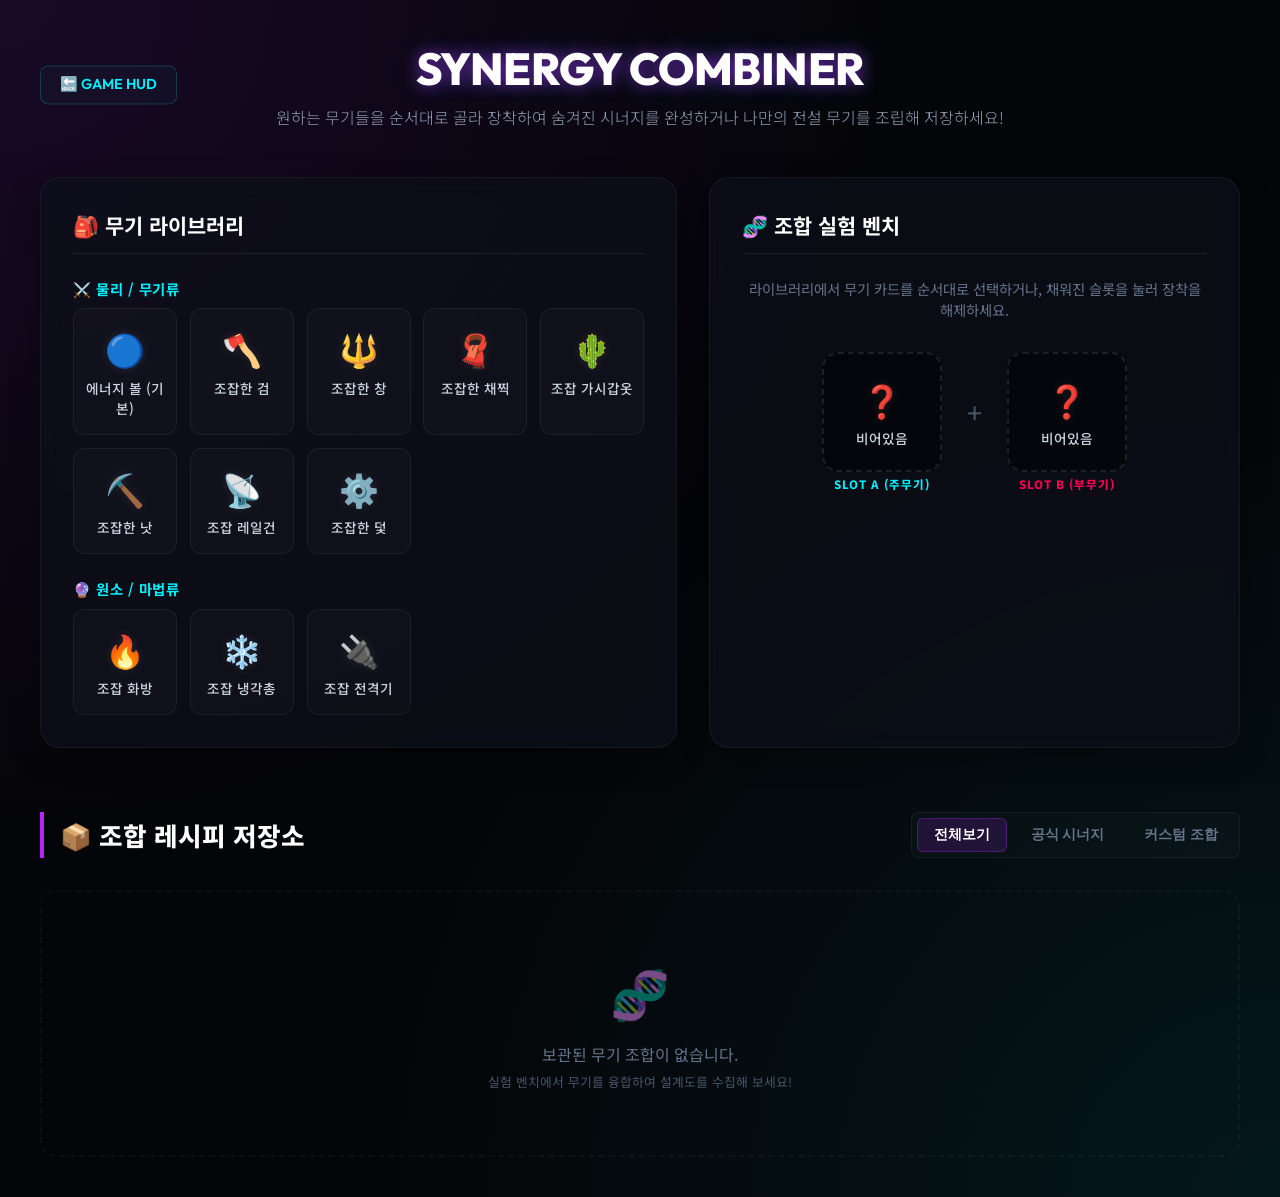
<file: weapon_combiner.html>
<!DOCTYPE html>
<html lang="ko">
<head>
    <meta charset="UTF-8">
    <meta name="viewport" content="width=device-width, initial-scale=1.0">
    <title>Neon Rogue-Maze: Synergy Combiner & Builder</title>
    <!-- 프리미엄 타이포그래피 구글 폰트 적용 -->
    <link rel="preconnect" href="https://fonts.googleapis.com">
    <link rel="preconnect" href="https://fonts.gstatic.com" crossorigin>
    <link href="https://fonts.googleapis.com/css2?family=Noto+Sans+KR:wght@300;400;500;700;900&family=Outfit:wght@300;400;600;800&display=swap" rel="stylesheet">
    
    <style>
        :root {
            --bg-darker: #040508;
            --bg-dark: #08090e;
            --bg-card: rgba(13, 16, 26, 0.7);
            --border-neon: rgba(0, 240, 255, 0.15);
            
            /* 네온 테마 시스템 컬러 */
            --neon-blue: #00f0ff;
            --neon-purple: #b026ff;
            --neon-green: #39ff14;
            --neon-pink: #ff0055;
            --neon-yellow: #ffdf00;
            --neon-orange: #ff5e00;
            
            --font-main: 'Noto Sans KR', sans-serif;
            --font-title: 'Outfit', 'Noto Sans KR', sans-serif;
        }

        * {
            box-sizing: border-box;
            margin: 0;
            padding: 0;
        }

        ::-webkit-scrollbar {
            width: 8px;
        }
        ::-webkit-scrollbar-track {
            background: var(--bg-darker);
        }
        ::-webkit-scrollbar-thumb {
            background: rgba(176, 38, 255, 0.2);
            border-radius: 4px;
        }
        ::-webkit-scrollbar-thumb:hover {
            background: var(--neon-purple);
            box-shadow: 0 0 10px var(--neon-purple);
        }

        body {
            background-color: var(--bg-darker);
            background-image: 
                radial-gradient(at 0% 0%, rgba(176, 38, 255, 0.12) 0px, transparent 50%),
                radial-gradient(at 100% 100%, rgba(0, 240, 255, 0.08) 0px, transparent 50%);
            color: #e2e8f0;
            font-family: var(--font-main);
            min-height: 100vh;
            padding: 2.5rem 1.5rem;
        }

        .container {
            max-width: 1200px;
            margin: 0 auto;
        }

        /* 헤더 스타일 */
        header {
            text-align: center;
            margin-bottom: 3rem;
            position: relative;
        }

        .hud-btn {
            position: absolute;
            left: 0;
            top: 50%;
            transform: translateY(-50%);
            color: var(--neon-blue);
            text-decoration: none;
            font-family: var(--font-title);
            font-weight: 600;
            font-size: 0.9rem;
            padding: 0.6rem 1.2rem;
            background: rgba(0, 240, 255, 0.03);
            border: 1px solid rgba(0, 240, 255, 0.2);
            border-radius: 8px;
            transition: all 0.3s ease;
        }

        .hud-btn:hover {
            color: #fff;
            background: var(--neon-blue);
            border-color: var(--neon-blue);
            box-shadow: 0 0 15px rgba(0, 240, 255, 0.4);
            transform: translateY(-50%) translateX(-2px);
        }

        header h1 {
            font-family: var(--font-title);
            font-size: 2.8rem;
            font-weight: 800;
            color: #fff;
            text-shadow: 0 0 15px rgba(176, 38, 255, 0.6), 0 0 30px rgba(0, 240, 255, 0.2);
            text-transform: uppercase;
            letter-spacing: -0.5px;
        }

        header p {
            color: #94a3b8;
            font-size: 1rem;
            margin-top: 0.5rem;
            font-weight: 300;
        }

        /* 메인 레이아웃 */
        .workspace {
            display: grid;
            grid-template-columns: 1fr;
            gap: 2rem;
            margin-bottom: 4rem;
        }

        @media (min-width: 992px) {
            .workspace {
                grid-template-columns: 1.2fr 1fr;
            }
        }

        /* 글래스모피즘 패널 스타일 */
        .panel {
            background: var(--bg-card);
            backdrop-filter: blur(12px);
            -webkit-backdrop-filter: blur(12px);
            border: 1px solid rgba(255, 255, 255, 0.05);
            border-radius: 20px;
            padding: 2rem;
            box-shadow: 0 10px 30px rgba(0, 0, 0, 0.3);
        }

        .panel-title {
            font-size: 1.3rem;
            font-weight: 700;
            color: #fff;
            margin-bottom: 1.5rem;
            display: flex;
            align-items: center;
            gap: 0.5rem;
            border-bottom: 1px solid rgba(255, 255, 255, 0.08);
            padding-bottom: 0.8rem;
        }

        /* 1. 무기 선택 셀렉터 */
        .weapon-selector {
            display: flex;
            flex-direction: column;
            gap: 1.5rem;
        }

        .weapon-group-title {
            font-size: 0.9rem;
            font-weight: 700;
            text-transform: uppercase;
            color: var(--neon-blue);
            letter-spacing: 0.5px;
            margin-bottom: 0.6rem;
        }

        .weapon-grid {
            display: grid;
            grid-template-columns: repeat(auto-fill, minmax(100px, 1fr));
            gap: 0.8rem;
        }

        .weapon-card {
            background: rgba(255, 255, 255, 0.02);
            border: 1px solid rgba(255, 255, 255, 0.06);
            border-radius: 12px;
            padding: 1rem 0.5rem;
            text-align: center;
            cursor: pointer;
            transition: all 0.25s cubic-bezier(0.4, 0, 0.2, 1);
            user-select: none;
        }

        .weapon-card:hover {
            background: rgba(255, 255, 255, 0.06);
            border-color: rgba(255, 255, 255, 0.2);
            transform: translateY(-3px);
        }

        .weapon-card.selected-slot-a {
            border-color: var(--neon-blue);
            background: rgba(0, 240, 255, 0.05);
            box-shadow: 0 0 12px rgba(0, 240, 255, 0.2);
        }

        .weapon-card.selected-slot-b {
            border-color: var(--neon-pink);
            background: rgba(255, 0, 85, 0.05);
            box-shadow: 0 0 12px rgba(255, 0, 85, 0.2);
        }

        .weapon-icon {
            font-size: 2rem;
            margin-bottom: 0.4rem;
            filter: drop-shadow(0 0 5px rgba(255,255,255,0.1));
        }

        .weapon-name {
            font-size: 0.85rem;
            font-weight: 500;
            color: #cbd5e1;
        }

        /* 2. 조합 벤치 (조합 진행 상황) */
        .combiner-bench {
            display: flex;
            flex-direction: column;
            justify-content: space-between;
            height: 100%;
        }

        .slots-container {
            display: flex;
            align-items: center;
            justify-content: center;
            gap: 1.5rem;
            margin: 2rem 0;
        }

        .slot-box {
            width: 120px;
            height: 120px;
            background: rgba(5, 6, 10, 0.8);
            border: 2px dashed rgba(255, 255, 255, 0.1);
            border-radius: 16px;
            display: flex;
            flex-direction: column;
            align-items: center;
            justify-content: center;
            cursor: pointer;
            transition: all 0.3s ease;
            position: relative;
        }

        .slot-box.filled {
            border-style: solid;
        }

        .slot-box#slot-a.filled {
            border-color: var(--neon-blue);
            box-shadow: 0 0 15px rgba(0, 240, 255, 0.2);
            background: rgba(0, 240, 255, 0.02);
        }

        .slot-box#slot-b.filled {
            border-color: var(--neon-pink);
            box-shadow: 0 0 15px rgba(255, 0, 85, 0.2);
            background: rgba(255, 0, 85, 0.02);
        }

        .slot-box:hover {
            border-color: rgba(255, 255, 255, 0.25);
        }

        .slot-label {
            font-size: 0.72rem;
            font-weight: 800;
            color: #64748b;
            text-transform: uppercase;
            position: absolute;
            bottom: -22px;
            letter-spacing: 1px;
        }

        .slot-box#slot-a .slot-label { color: var(--neon-blue); }
        .slot-box#slot-b .slot-label { color: var(--neon-pink); }

        .combiner-plus {
            font-size: 2rem;
            color: #475569;
            font-family: var(--font-title);
            font-weight: 300;
        }

        .bench-instruction {
            text-align: center;
            color: #64748b;
            font-size: 0.9rem;
            margin-bottom: 1.5rem;
        }

        /* 3. 조합 결과 및 저장 폼 */
        .result-container {
            border-top: 1px solid rgba(255, 255, 255, 0.08);
            padding-top: 1.5rem;
            margin-top: 1rem;
            display: none; /* 슬롯 가득 찼을 때 노출 */
            animation: fadeIn 0.4s ease forwards;
        }

        @keyframes fadeIn {
            from { opacity: 0; transform: translateY(10px); }
            to { opacity: 1; transform: translateY(0); }
        }

        .official-badge {
            background: rgba(57, 255, 20, 0.08);
            border: 1px solid rgba(57, 255, 20, 0.25);
            color: var(--neon-green);
            padding: 0.25rem 0.6rem;
            font-size: 0.7rem;
            border-radius: 4px;
            font-weight: 800;
            display: inline-block;
            margin-bottom: 0.8rem;
            text-transform: uppercase;
        }

        .custom-badge {
            background: rgba(255, 223, 0, 0.08);
            border: 1px solid rgba(255, 223, 0, 0.25);
            color: var(--neon-yellow);
            padding: 0.25rem 0.6rem;
            font-size: 0.7rem;
            border-radius: 4px;
            font-weight: 800;
            display: inline-block;
            margin-bottom: 0.8rem;
            text-transform: uppercase;
        }

        .result-title-row {
            display: flex;
            align-items: center;
            gap: 0.6rem;
            margin-bottom: 1rem;
        }

        .result-icon {
            font-size: 2rem;
        }

        .result-name {
            font-size: 1.4rem;
            font-weight: 800;
            color: #fff;
        }

        .form-group {
            display: flex;
            flex-direction: column;
            gap: 0.4rem;
            margin-bottom: 1rem;
        }

        .form-group label {
            font-size: 0.82rem;
            font-weight: 700;
            color: #94a3b8;
        }

        .form-input {
            background: rgba(5, 6, 10, 0.8);
            border: 1px solid rgba(255, 255, 255, 0.08);
            border-radius: 8px;
            padding: 0.65rem 0.85rem;
            color: #fff;
            font-family: var(--font-main);
            font-size: 0.9rem;
            outline: none;
            transition: all 0.3s ease;
        }

        .form-input:focus {
            border-color: var(--neon-purple);
            box-shadow: 0 0 10px rgba(176, 38, 255, 0.2);
        }

        select.form-input {
            appearance: none;
            -webkit-appearance: none;
            background-image: url("data:image/svg+xml;utf8,<svg fill='white' height='24' viewBox='0 0 24 24' width='24' xmlns='http://www.w3.org/2000/svg'><path d='M7 10l5 5 5-5z'/><path d='M0 0h24v24H0z' fill='none'/></svg>");
            background-repeat: no-repeat;
            background-position: right 10px center;
        }

        .save-btn {
            background: linear-gradient(135deg, var(--neon-purple), var(--neon-blue));
            border: none;
            color: #fff;
            padding: 0.8rem 2rem;
            border-radius: 8px;
            font-weight: 700;
            font-size: 0.9rem;
            cursor: pointer;
            transition: all 0.25s ease;
            box-shadow: 0 4px 15px rgba(176, 38, 255, 0.25);
            display: inline-flex;
            align-items: center;
            gap: 0.4rem;
            width: 100%;
            justify-content: center;
        }

        .save-btn:hover {
            transform: translateY(-2px);
            box-shadow: 0 6px 20px rgba(176, 38, 255, 0.45), 0 0 10px rgba(0, 240, 255, 0.2);
        }

        /* 4. 저장된 조합 저장소 */
        .storage-header {
            display: flex;
            justify-content: space-between;
            align-items: center;
            margin-bottom: 2rem;
            border-left: 4px solid var(--neon-purple);
            padding-left: 1rem;
        }

        .storage-header h2 {
            font-size: 1.6rem;
            font-weight: 800;
            color: #fff;
        }

        .filter-tabs {
            display: flex;
            gap: 0.5rem;
            background: rgba(255, 255, 255, 0.02);
            padding: 0.3rem;
            border-radius: 8px;
            border: 1px solid rgba(255, 255, 255, 0.05);
        }

        .tab-btn {
            background: transparent;
            border: none;
            color: #64748b;
            padding: 0.45rem 1rem;
            border-radius: 6px;
            font-size: 0.85rem;
            font-weight: 600;
            cursor: pointer;
            transition: all 0.2s ease;
        }

        .tab-btn.active {
            background: rgba(176, 38, 255, 0.15);
            color: #fff;
            border: 1px solid rgba(176, 38, 255, 0.3);
        }

        .combos-grid {
            display: grid;
            grid-template-columns: 1fr;
            gap: 1.5rem;
        }

        @media (min-width: 768px) {
            .combos-grid {
                grid-template-columns: repeat(2, 1fr);
            }
        }

        @media (min-width: 1024px) {
            .combos-grid {
                grid-template-columns: repeat(3, 1fr);
            }
        }

        .combo-card {
            background: var(--bg-card);
            border: 1px solid rgba(255, 255, 255, 0.04);
            border-radius: 16px;
            padding: 1.5rem;
            position: relative;
            overflow: hidden;
            display: flex;
            flex-direction: column;
            justify-content: space-between;
            transition: all 0.3s cubic-bezier(0.165, 0.84, 0.44, 1);
            box-shadow: 0 8px 24px rgba(0, 0, 0, 0.25);
        }

        .combo-card::before {
            content: '';
            position: absolute;
            top: 0;
            left: 0;
            width: 100%;
            height: 4px;
            background: linear-gradient(90deg, var(--neon-purple), var(--neon-blue));
            opacity: 0.7;
        }

        .combo-card.type-official::before {
            background: linear-gradient(90deg, var(--neon-green), var(--neon-blue));
        }

        .combo-card.type-custom::before {
            background: linear-gradient(90deg, var(--neon-yellow), var(--neon-orange));
        }

        .combo-card:hover {
            transform: translateY(-5px);
            border-color: rgba(255, 255, 255, 0.1);
            box-shadow: 0 15px 30px rgba(0,0,0,0.4), 0 0 15px rgba(176, 38, 255, 0.1);
        }

        .card-top {
            margin-bottom: 1.2rem;
        }

        .card-badge-row {
            display: flex;
            justify-content: space-between;
            align-items: center;
            margin-bottom: 0.8rem;
        }

        .card-recipe {
            display: flex;
            gap: 0.3rem;
            margin-bottom: 0.8rem;
        }

        .recipe-item {
            font-size: 0.72rem;
            background: rgba(255, 255, 255, 0.03);
            border: 1px solid rgba(255, 255, 255, 0.06);
            color: #cbd5e1;
            padding: 0.15rem 0.45rem;
            border-radius: 4px;
        }

        .recipe-item span {
            color: var(--neon-blue);
            font-weight: bold;
        }

        .combo-card.type-custom .recipe-item span {
            color: var(--neon-yellow);
        }

        .card-title {
            font-size: 1.2rem;
            font-weight: 800;
            color: #fff;
            margin-bottom: 0.5rem;
            display: flex;
            align-items: center;
            gap: 0.5rem;
        }

        .card-desc {
            font-size: 0.85rem;
            color: #94a3b8;
            line-height: 1.5;
        }

        .delete-btn {
            background: rgba(255, 0, 85, 0.05);
            border: 1px solid rgba(255, 0, 85, 0.2);
            color: var(--neon-pink);
            padding: 0.4rem;
            border-radius: 6px;
            cursor: pointer;
            transition: all 0.2s ease;
            font-size: 0.75rem;
            font-weight: 700;
            display: flex;
            align-items: center;
            justify-content: center;
            gap: 0.2rem;
            margin-top: 1rem;
            width: 100%;
        }

        .delete-btn:hover {
            background: var(--neon-pink);
            color: #fff;
            box-shadow: 0 0 10px rgba(255, 0, 85, 0.35);
        }

        .empty-state {
            grid-column: 1 / -1;
            text-align: center;
            padding: 4rem 2rem;
            border: 2px dashed rgba(255, 255, 255, 0.04);
            border-radius: 16px;
            color: #64748b;
        }

        .empty-state-icon {
            font-size: 3rem;
            margin-bottom: 1rem;
            opacity: 0.5;
        }

        /* 알림 토스트 */
        .toast {
            position: fixed;
            bottom: 30px;
            left: 50%;
            transform: translateX(-50%) translateY(20px);
            background: var(--bg-card);
            border: 1px solid var(--neon-green);
            box-shadow: 0 10px 30px rgba(0, 0, 0, 0.5), 0 0 15px rgba(57, 255, 20, 0.2);
            color: #fff;
            padding: 0.8rem 1.8rem;
            border-radius: 50px;
            font-weight: 600;
            font-size: 0.9rem;
            z-index: 1000;
            opacity: 0;
            pointer-events: none;
            transition: all 0.3s cubic-bezier(0.175, 0.885, 0.32, 1.275);
        }

        .toast.show {
            opacity: 1;
            transform: translateX(-50%) translateY(0);
        }
    </style>
</head>
<body>

<div class="container">
    <header>
        <a href="index.html" class="hud-btn" id="btn-back">🔙 GAME HUD</a>
        <h1>Synergy Combiner</h1>
        <p>원하는 무기들을 순서대로 골라 장착하여 숨겨진 시너지를 완성하거나 나만의 전설 무기를 조립해 저장하세요!</p>
    </header>

    <div class="workspace">
        <!-- 왼쪽 패널: 무기 선택소 -->
        <section class="panel">
            <h2 class="panel-title">🎒 무기 라이브러리</h2>
            
            <div class="weapon-selector">
                <div>
                    <h3 class="weapon-group-title">⚔️ 물리 / 무기류</h3>
                    <div class="weapon-grid" id="physical-grid">
                        <!-- 동적 주입 -->
                    </div>
                </div>

                <div>
                    <h3 class="weapon-group-title">🔮 원소 / 마법류</h3>
                    <div class="weapon-grid" id="element-grid">
                        <!-- 동적 주입 -->
                    </div>
                </div>
            </div>
        </section>

        <!-- 오른쪽 패널: 조합 벤치 -->
        <section class="panel">
            <div class="combiner-bench">
                <div>
                    <h2 class="panel-title">🧬 조합 실험 벤치</h2>
                    <p class="bench-instruction">라이브러리에서 무기 카드를 순서대로 선택하거나, 채워진 슬롯을 눌러 장착을 해제하세요.</p>
                    
                    <div class="slots-container">
                        <div class="slot-box" id="slot-a" onclick="clearSlot('a')">
                            <span class="weapon-icon" id="slot-a-icon">❓</span>
                            <span class="weapon-name" id="slot-a-name">비어있음</span>
                            <span class="slot-label">Slot A (주무기)</span>
                        </div>
                        
                        <div class="combiner-plus">+</div>
                        
                        <div class="slot-box" id="slot-b" onclick="clearSlot('b')">
                            <span class="weapon-icon" id="slot-b-icon">❓</span>
                            <span class="weapon-name" id="slot-b-name">비어있음</span>
                            <span class="slot-label">Slot B (부무기)</span>
                        </div>
                    </div>
                </div>

                <!-- 조합 성공 시 노출되는 결과 폼 -->
                <div class="result-container" id="result-container">
                    <div id="result-header-badge"></div>
                    
                    <div class="result-title-row">
                        <span class="result-icon" id="result-icon-view">❓</span>
                        <h3 class="result-name" id="result-name-view">조합 무기명</h3>
                    </div>

                    <form id="synergy-form" onsubmit="saveSynergy(event)">
                        <div class="form-group" id="group-title-input" style="display: none;">
                            <label for="input-title">조합 무기명 입력</label>
                            <input type="text" id="input-title" class="form-input" placeholder="조합 무기의 이름을 입력하세요" maxlength="20">
                        </div>

                        <div class="form-group" id="group-icon-input" style="display: none;">
                            <label for="input-icon">조합 아이콘 선택</label>
                            <select id="input-icon" class="form-input">
                                <option value="💥">💥 폭발 (Explosion)</option>
                                <option value="⚡">⚡ 번개 (Lightning)</option>
                                <option value="🔥">🔥 화염 (Fire)</option>
                                <option value="❄️">❄️ 서리 (Frost)</option>
                                <option value="🌀">🌀 원소회오리 (Vortex)</option>
                                <option value="⚔️">⚔️ 듀얼블레이드 (Dual)</option>
                                <option value="⛓️">⛓️ 사슬 (Chain)</option>
                                <option value="🔱">🔱 창격 (Spear)</option>
                                <option value="🧬">🧬 융합체 (Hybrid)</option>
                            </select>
                        </div>

                        <div class="form-group">
                            <label for="input-desc">시너지 효과 / 격발 메커니즘</label>
                            <textarea id="input-desc" class="form-input" rows="3" placeholder="두 무기가 융합되어 어떤 화려한 효과를 내는지 설명해 주세요." required></textarea>
                        </div>

                        <button type="submit" class="save-btn">💾 이 조합 설계 저장하기</button>
                    </form>
                </div>
            </div>
        </section>
    </div>

    <!-- 하단: 저장소 영역 -->
    <section>
        <div class="storage-header">
            <h2>📦 조합 레시피 저장소</h2>
            
            <div class="filter-tabs">
                <button class="tab-btn active" onclick="filterStorage('all')">전체보기</button>
                <button class="tab-btn" onclick="filterStorage('official')">공식 시너지</button>
                <button class="tab-btn" onclick="filterStorage('custom')">커스텀 조합</button>
            </div>
        </div>

        <div class="combos-grid" id="storage-grid">
            <!-- 동적 주입 -->
        </div>
    </section>
</div>

<!-- 알림 토스트 -->
<div class="toast" id="toast-message">조합이 완료되었습니다!</div>

<script>
    // 1. 무기 기본 라이브러리 데이터
    const WEAPONS = [
        { id: 'gun', name: '에너지 볼 (기본)', icon: '🔵', type: 'physical' },
        { id: 'sword', name: '조잡한 검', icon: '🪓', type: 'physical' },
        { id: 'spear', name: '조잡한 창', icon: '🔱', type: 'physical' },
        { id: 'whip', name: '조잡한 채찍', icon: '🧣', type: 'physical' },
        { id: 'thorns', name: '조잡 가시갑옷', icon: '🌵', type: 'physical' },
        { id: 'scythe', name: '조잡한 낫', icon: '⛏️', type: 'physical' },
        { id: 'railcannon', name: '조잡 레일건', icon: '📡', type: 'physical' },
        { id: 'trap', name: '조잡한 덫', icon: '⚙️', type: 'physical' },
        { id: 'fire', name: '조잡 화방', icon: '🔥', type: 'element' },
        { id: 'ice', name: '조잡 냉각총', icon: '❄️', type: 'element' },
        { id: 'lightning', name: '조잡 전격기', icon: '🔌', type: 'element' }
    ];

    // 2. 인게임 공식 시너지 사전 정의 데이터 (a + b 조합)
    const OFFICIAL_SYNERGIES = [
        {
            a: 'railcannon',
            b: 'sword',
            name: '태키온 세이버 (Tachyon Saber)',
            icon: '⚡',
            desc: '태키온 레일건 격발 레이저 발사 궤적을 따라 플라즈마 세이버의 광선 검기 파동이 추가 방출됩니다. 넓은 범위의 치명적인 복합 피해를 가합니다.'
        },
        {
            a: 'railcannon',
            b: 'gun',
            name: '태키온 볼 버스터 (Tachyon Ball)',
            icon: '💥',
            desc: '레일건의 레이저 빔 격발에 에너지 볼 특성이 융합되어 거대 에너지 도탄 탄환 및 스플래시가 물리적으로 연계 격발됩니다.'
        },
        {
            a: 'scythe',
            b: 'sword',
            name: '보이드 세이버 (Void Saber)',
            icon: '🌌',
            desc: '보이드 디스트로이어의 공간 참격 중 주변 몬스터들을 전류 유도처럼 탐색하여 50%의 대미지를 입히는 원형 번개 검기 파편을 방출합니다.'
        },
        {
            a: 'sword',
            b: 'railcannon',
            name: '플라즈마 태키온 (Plasma Tachyon)',
            icon: '⚡',
            desc: '플라즈마 세이버를 휘두를 때 전방에 400px 길이의 강력한 관통형 태키온 광선 빔이 즉시 추가 격발됩니다.'
        },
        {
            a: 'fire',
            b: 'ice',
            name: '초임계 플라즈마 융합 (Supercritical Plasma Fusion)',
            icon: '🌀',
            desc: '퓨전 플라즈마 캐논의 열기와 크라이오 프리저의 절대영도 냉기가 나선 구조로 회오리치며, 10초마다 하나의 극대화 초임계 플라즈마 초융합 광선으로 병합 폭사합니다.'
        },
        {
            a: 'whip',
            b: 'fire',
            name: '나노 퓨전 채찍 (Nano Fusion)',
            icon: '⛓️',
            desc: '나노 레이저 와이어로 적을 당겨 무력화시키는 즉시, 타격 지점에 퓨전 플라즈마 캐논의 고열 플라즈마 폭발이 일어나 적들을 불태웁니다.'
        },
        {
            a: 'gun',
            b: 'lightning',
            name: '에너지 EMP 소총 (Energy EMP)',
            icon: '🔋',
            desc: '에너지 볼이 적이나 벽면에 도탄될 때 주변 적들을 유도 탐색하여 체인 EMP 전자기 펄스 와이어를 전이 결합시킵니다.'
        },
        {
            a: 'sword',
            b: 'ice',
            name: '크라이오 세이버 (Cryo Saber)',
            icon: '🧊',
            desc: '플라즈마 세이버를 휘두를 때 크라이오 프리저의 절대영도 서리 칼날풍이 함께 방출되어 적을 70% 둔화시키고 빙결 게이지를 신속히 중첩시킵니다.'
        },
        {
            a: 'sword',
            b: 'lightning',
            name: '체인 플라즈마 (Chain Plasma)',
            icon: '⚡',
            desc: '플라즈마 세이버의 참격 모션이 마나 소모가 없는 3갈래 EMP 뇌전 충격파로 리메이크되며 적들을 기절시킵니다.'
        },
        {
            a: 'gun',
            b: 'fire',
            name: '퓨전 플라즈마 건 (Fusion Gun)',
            icon: '🔥',
            desc: '에너지 볼이 퓨전 플라즈마 형태로 진화하여 8발의 플라즈마 구체가 전방 80도 각도로 부채꼴 폭사되며 화상 장막을 남깁니다.'
        },
        {
            a: 'spear',
            b: 'ice',
            name: '크라이오 파일벙커 (Cryo Bunker)',
            icon: '❄️',
            desc: '에너지 파일벙커 찌르기 경로 상의 지면 전체가 영구 동토로 얼어붙어 모든 몬스터를 강제 동결시키고 관통 파쇄 피해를 가합니다.'
        }
    ];

    // 상태 변수
    let selectedSlotA = null;
    let selectedSlotB = null;
    let currentFilter = 'all';

    // DOM 요소
    const physicalGrid = document.getElementById('physical-grid');
    const elementGrid = document.getElementById('element-grid');
    const slotABox = document.getElementById('slot-a');
    const slotBBox = document.getElementById('slot-b');
    const resultContainer = document.getElementById('result-container');
    const storageGrid = document.getElementById('storage-grid');

    // 초기화 함수
    function init() {
        renderWeaponLibrary();
        loadMyCombinations();
        checkBenchCombination();
    }

    // 1. 무기 선택소 랜더링
    function renderWeaponLibrary() {
        physicalGrid.innerHTML = '';
        elementGrid.innerHTML = '';

        WEAPONS.forEach(wpn => {
            const card = document.createElement('div');
            card.className = 'weapon-card';
            card.id = `library-card-${wpn.id}`;
            card.innerHTML = `
                <div class="weapon-icon">${wpn.icon}</div>
                <div class="weapon-name">${wpn.name}</div>
            `;
            card.onclick = () => selectWeapon(wpn.id);

            if (wpn.type === 'physical') {
                physicalGrid.appendChild(card);
            } else {
                elementGrid.appendChild(card);
            }
        });
    }

    // 2. 무기 선택 시 로직 (Slot A -> Slot B 순서대로 채워짐)
    function selectWeapon(wpnId) {
        // 이미 해당 슬롯에 등록되어 있으면 해제 처리
        if (selectedSlotA === wpnId) {
            clearSlot('a');
            return;
        }
        if (selectedSlotB === wpnId) {
            clearSlot('b');
            return;
        }

        // 비어있는 슬롯 우선 할당
        if (!selectedSlotA) {
            selectedSlotA = wpnId;
        } else if (!selectedSlotB) {
            selectedSlotB = wpnId;
        } else {
            // 둘 다 차있으면 B를 대체
            selectedSlotB = wpnId;
        }

        updateLibraryVisuals();
        updateBenchSlots();
        checkBenchCombination();
    }

    // 슬롯 해제
    function clearSlot(slot) {
        if (slot === 'a') {
            selectedSlotA = null;
        } else if (slot === 'b') {
            selectedSlotB = null;
        }
        updateLibraryVisuals();
        updateBenchSlots();
        checkBenchCombination();
    }

    // 라이브러리 카드 시각적 업데이트
    function updateLibraryVisuals() {
        WEAPONS.forEach(wpn => {
            const card = document.getElementById(`library-card-${wpn.id}`);
            card.className = 'weapon-card';
            if (selectedSlotA === wpn.id) {
                card.classList.add('selected-slot-a');
            } else if (selectedSlotB === wpn.id) {
                card.classList.add('selected-slot-b');
            }
        });
    }

    // 벤치 슬롯 내용 렌더링
    function updateBenchSlots() {
        if (selectedSlotA) {
            const wpn = WEAPONS.find(w => w.id === selectedSlotA);
            document.getElementById('slot-a-icon').innerText = wpn.icon;
            document.getElementById('slot-a-name').innerText = wpn.name;
            slotABox.classList.add('filled');
        } else {
            document.getElementById('slot-a-icon').innerText = '❓';
            document.getElementById('slot-a-name').innerText = '비어있음';
            slotABox.classList.remove('filled');
        }

        if (selectedSlotB) {
            const wpn = WEAPONS.find(w => w.id === selectedSlotB);
            document.getElementById('slot-b-icon').innerText = wpn.icon;
            document.getElementById('slot-b-name').innerText = wpn.name;
            slotBBox.classList.add('filled');
        } else {
            document.getElementById('slot-b-icon').innerText = '❓';
            document.getElementById('slot-b-name').innerText = '비어있음';
            slotBBox.classList.remove('filled');
        }
    }

    // 3. 조합 결과 확인 (공식 공식 조회 or 커스텀 입력 양식 노출)
    function checkBenchCombination() {
        if (!selectedSlotA || !selectedSlotB) {
            resultContainer.style.display = 'none';
            return;
        }

        resultContainer.style.display = 'block';
        
        // 공식 조합 매핑 (양방향 대조 가능하나 순서 구분 필요 시 exact 대조)
        const synergy = OFFICIAL_SYNERGIES.find(s => 
            (s.a === selectedSlotA && s.b === selectedSlotB) || 
            (s.a === selectedSlotB && s.b === selectedSlotA)
        );

        const badgeContainer = document.getElementById('result-header-badge');
        const titleInputGroup = document.getElementById('group-title-input');
        const iconInputGroup = document.getElementById('group-icon-input');
        
        if (synergy) {
            // 공식 조합 발견
            badgeContainer.innerHTML = '<span class="official-badge">📜 공식 레시피 시너지</span>';
            document.getElementById('result-icon-view').innerText = synergy.icon;
            document.getElementById('result-name-view').innerText = synergy.name;
            
            titleInputGroup.style.display = 'none';
            iconInputGroup.style.display = 'none';
            
            document.getElementById('input-desc').value = synergy.desc;
            document.getElementById('input-desc').readOnly = true; // 공식 설명은 수정 불가능하게 처리
        } else {
            // 커스텀 신규 조합
            badgeContainer.innerHTML = '<span class="custom-badge">🧬 새로운 커스텀 조합 설계</span>';
            document.getElementById('result-icon-view').innerText = '🧬';
            document.getElementById('result-name-view').innerText = '신규 융합체 발견';
            
            titleInputGroup.style.display = 'flex';
            iconInputGroup.style.display = 'flex';
            
            document.getElementById('input-title').value = '';
            document.getElementById('input-desc').value = '';
            document.getElementById('input-desc').readOnly = false;
        }
    }

    // 4. 로컬 스토리지 CRUD 및 저장소
    function saveSynergy(e) {
        e.preventDefault();
        
        if (!selectedSlotA || !selectedSlotB) return;

        const synergy = OFFICIAL_SYNERGIES.find(s => 
            (s.a === selectedSlotA && s.b === selectedSlotB) || 
            (s.a === selectedSlotB && s.b === selectedSlotA)
        );

        let myCombos = JSON.parse(localStorage.getItem('my_synergies') || '[]');

        if (synergy) {
            // 공식 조합 저장
            // 중복 검사
            const exists = myCombos.some(c => c.isOfficial && c.name === synergy.name);
            if (exists) {
                showToast('이미 보관소에 저장된 공식 시너지입니다.');
                return;
            }

            const item = {
                id: 'official_' + Date.now(),
                a: selectedSlotA,
                b: selectedSlotB,
                name: synergy.name,
                icon: synergy.icon,
                desc: synergy.desc,
                isOfficial: true
            };
            myCombos.push(item);
        } else {
            // 커스텀 조합 저장
            const titleInput = document.getElementById('input-title').value.trim();
            const iconSelect = document.getElementById('input-icon').value;
            const descInput = document.getElementById('input-desc').value.trim();

            if (!titleInput) {
                showToast('조합 무기명을 입력해주세요.');
                return;
            }

            const item = {
                id: 'custom_' + Date.now(),
                a: selectedSlotA,
                b: selectedSlotB,
                name: titleInput,
                icon: iconSelect,
                desc: descInput,
                isOfficial: false
            };
            myCombos.push(item);
        }

        localStorage.setItem('my_synergies', JSON.stringify(myCombos));
        showToast('성공적으로 저장소에 보관하였습니다!');
        
        // 슬롯 초기화
        selectedSlotA = null;
        selectedSlotB = null;
        updateLibraryVisuals();
        updateBenchSlots();
        checkBenchCombination();
        
        loadMyCombinations();
    }

    // 조합 저장소 로드 및 렌더링
    function loadMyCombinations() {
        storageGrid.innerHTML = '';
        const myCombos = JSON.parse(localStorage.getItem('my_synergies') || '[]');

        // 필터링 적용
        let filtered = myCombos;
        if (currentFilter === 'official') {
            filtered = myCombos.filter(c => c.isOfficial);
        } else if (currentFilter === 'custom') {
            filtered = myCombos.filter(c => !c.isOfficial);
        }

        if (filtered.length === 0) {
            storageGrid.innerHTML = `
                <div class="empty-state">
                    <div class="empty-state-icon">🧬</div>
                    <div>보관된 무기 조합이 없습니다.</div>
                    <p style="font-size: 0.8rem; margin-top: 0.4rem; color: #475569;">실험 벤치에서 무기를 융합하여 설계도를 수집해 보세요!</p>
                </div>
            `;
            return;
        }

        filtered.forEach(combo => {
            const wpnA = WEAPONS.find(w => w.id === combo.a) || { name: combo.a, icon: '❓' };
            const wpnB = WEAPONS.find(w => w.id === combo.b) || { name: combo.b, icon: '❓' };

            const card = document.createElement('article');
            card.className = `combo-card ${combo.isOfficial ? 'type-official' : 'type-custom'}`;
            
            card.innerHTML = `
                <div class="card-top">
                    <div class="card-badge-row">
                        <span class="card-badge ${combo.isOfficial ? 'official-badge' : 'custom-badge'}">
                            ${combo.isOfficial ? '공식' : '커스텀'}
                        </span>
                    </div>
                    <h3 class="card-title">
                        <span>${combo.icon}</span> ${combo.name}
                    </h3>
                    <div class="card-recipe">
                        <span class="recipe-item"><span>A</span> ${wpnA.icon} ${wpnA.name}</span>
                        <span class="recipe-item"><span>B</span> ${wpnB.icon} ${wpnB.name}</span>
                    </div>
                    <p class="card-desc">${combo.desc}</p>
                </div>
                <button class="delete-btn" onclick="deleteCombo('${combo.id}')">🗑️ 설계도 파기</button>
            `;

            storageGrid.appendChild(card);
        });
    }

    // 조합 파기(삭제)
    function deleteCombo(id) {
        let myCombos = JSON.parse(localStorage.getItem('my_synergies') || '[]');
        myCombos = myCombos.filter(c => c.id !== id);
        localStorage.setItem('my_synergies', JSON.stringify(myCombos));
        showToast('보관소에서 무기 설계를 해체하였습니다.');
        loadMyCombinations();
    }

    // 필터링 탭 교체
    function filterStorage(filter) {
        currentFilter = filter;
        document.querySelectorAll('.tab-btn').forEach(btn => {
            btn.classList.remove('active');
        });
        
        const targetBtn = Array.from(document.querySelectorAll('.tab-btn')).find(
            btn => btn.getAttribute('onclick').includes(filter)
        );
        if (targetBtn) targetBtn.classList.add('active');
        
        loadMyCombinations();
    }

    // 5. 토스트 알림 연출
    function showToast(msg) {
        const toast = document.getElementById('toast-message');
        toast.innerText = msg;
        toast.classList.add('show');
        setTimeout(() => {
            toast.classList.remove('show');
        }, 2200);
    }

    // 초기 로딩
    window.onload = init;
</script>
</body>
</html>
</file>
